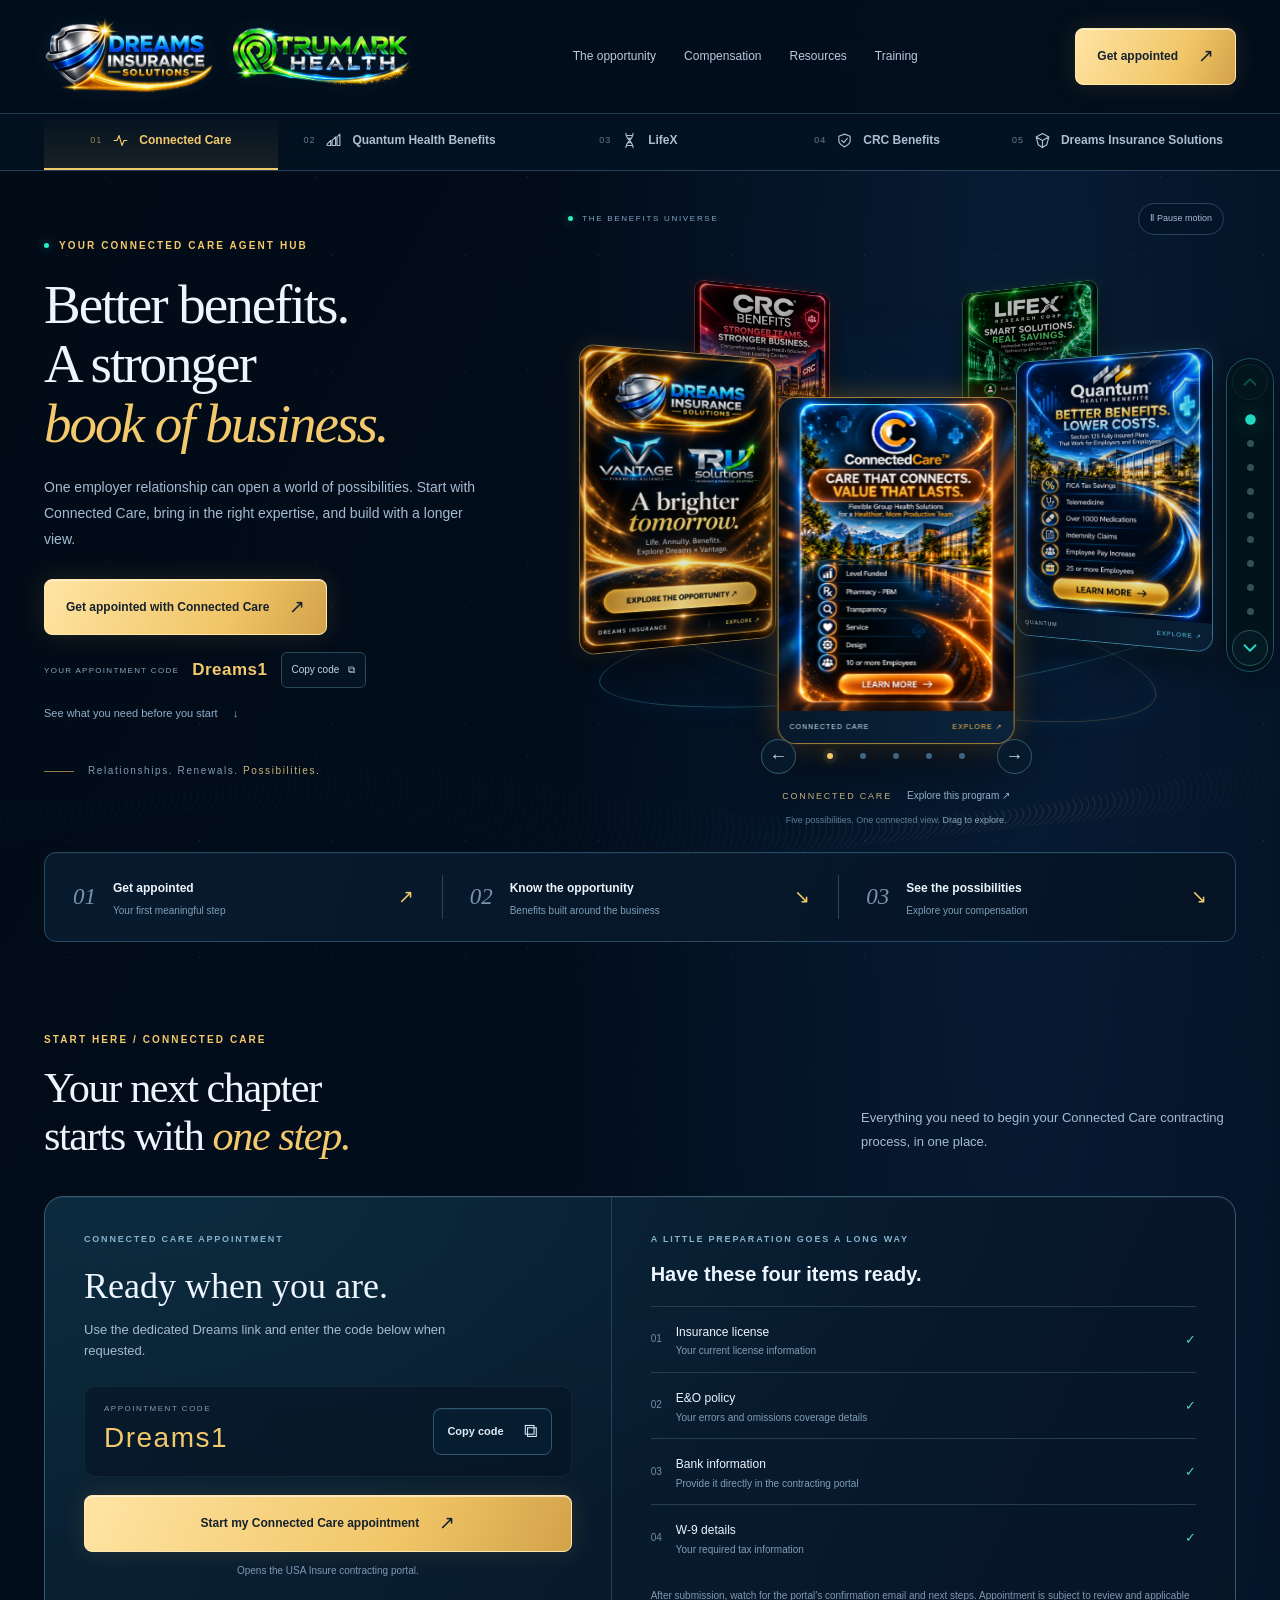
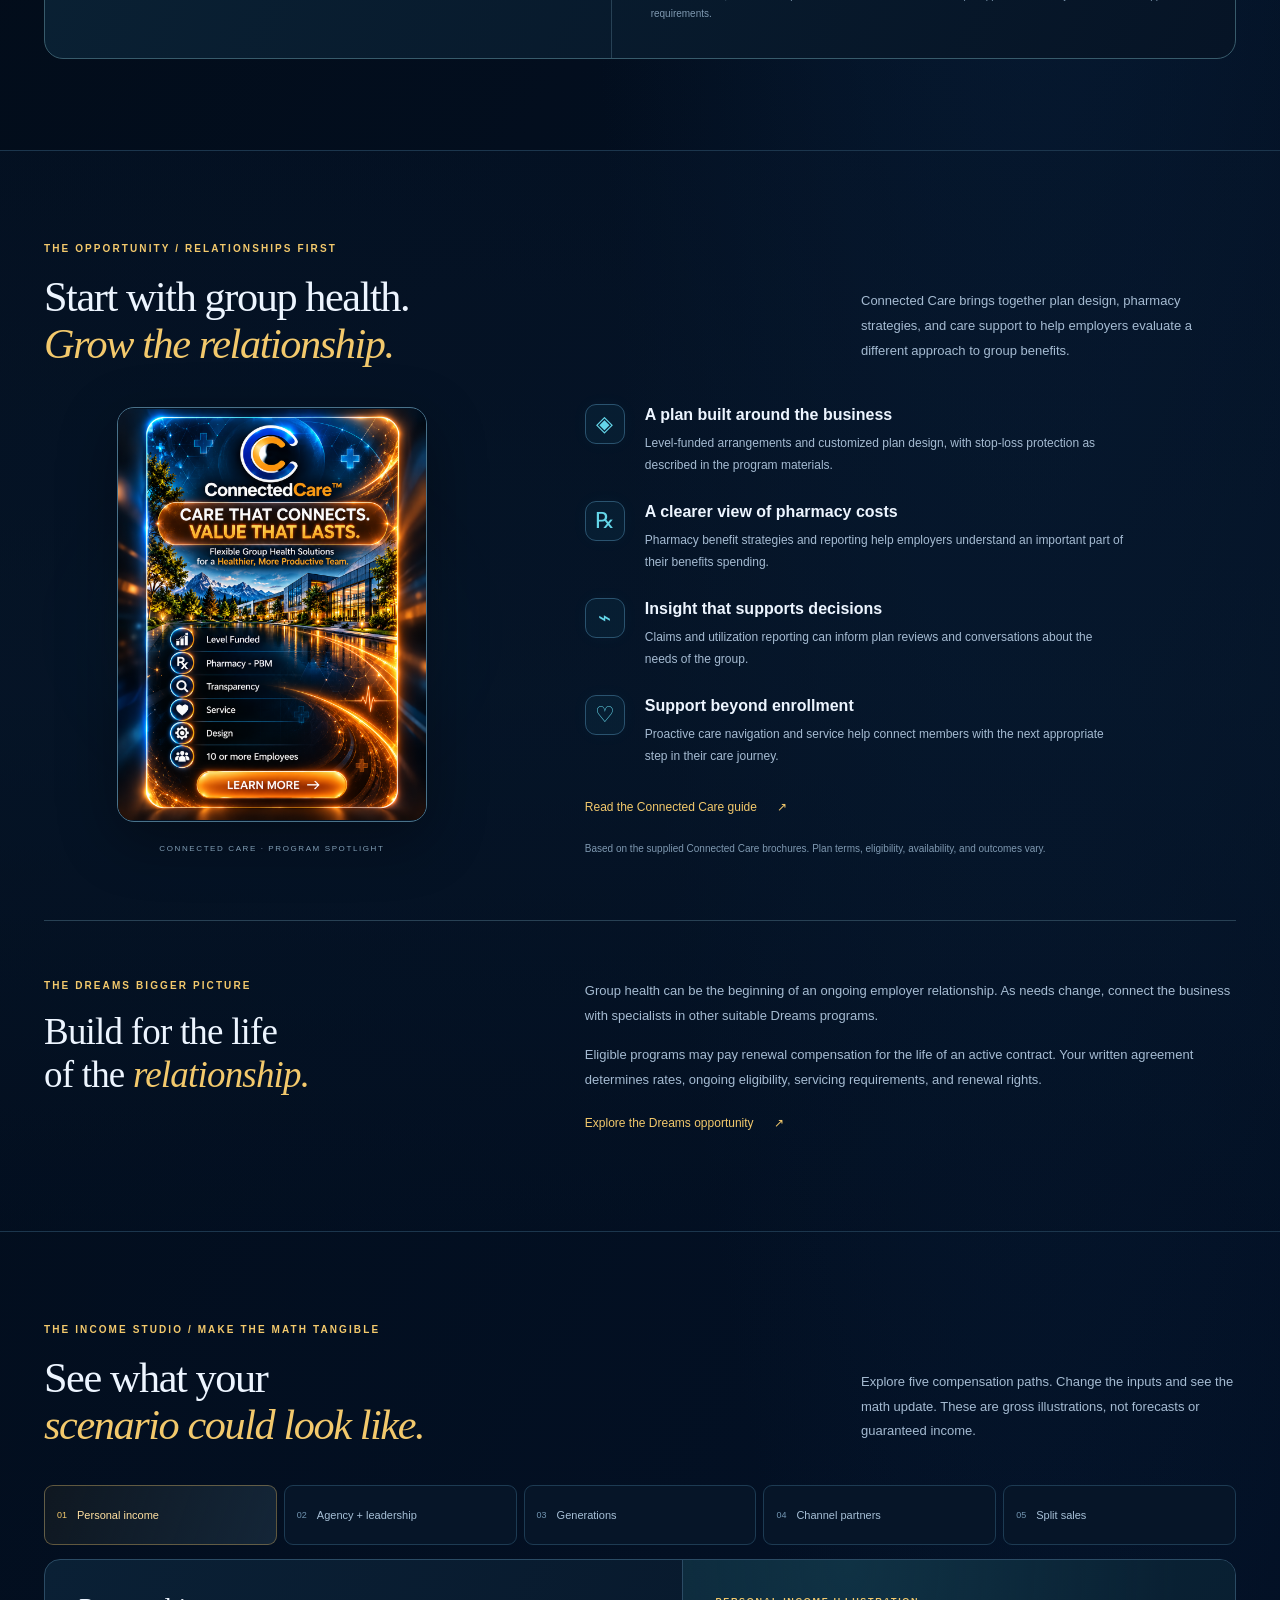
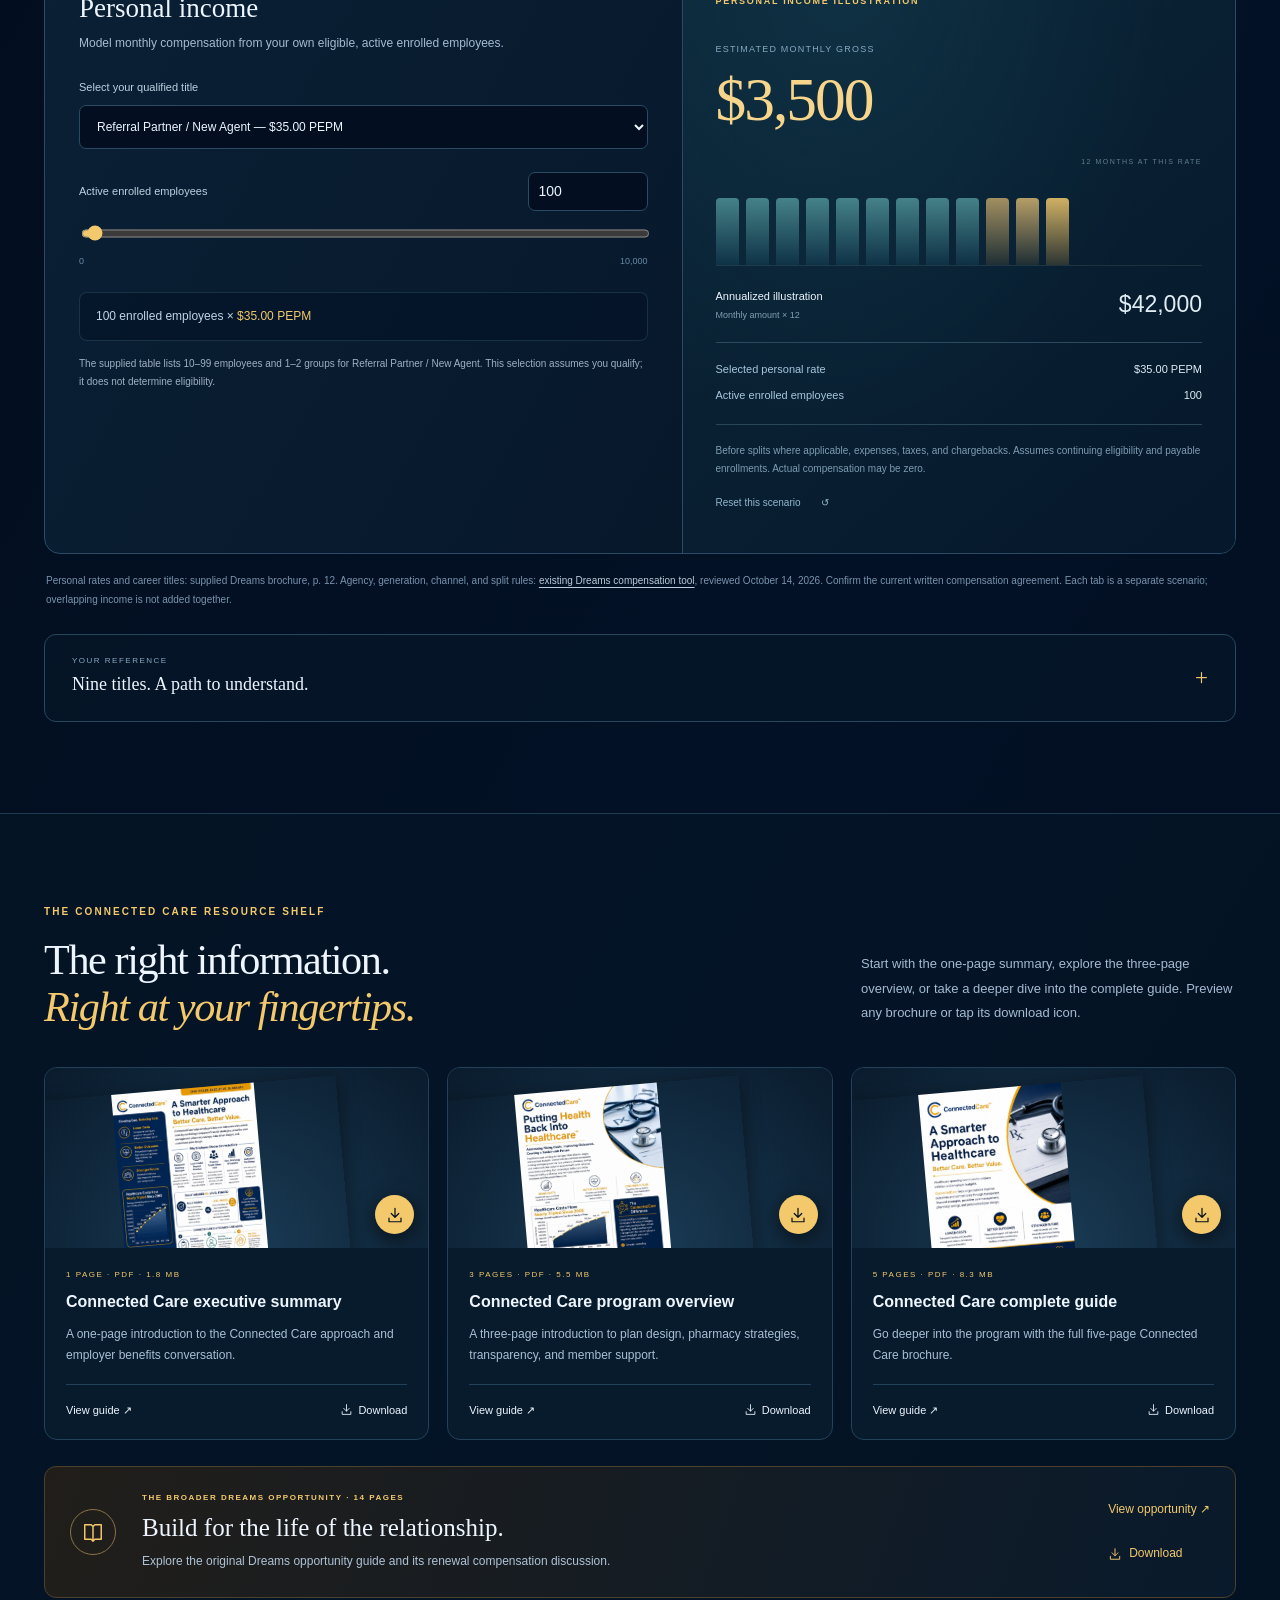
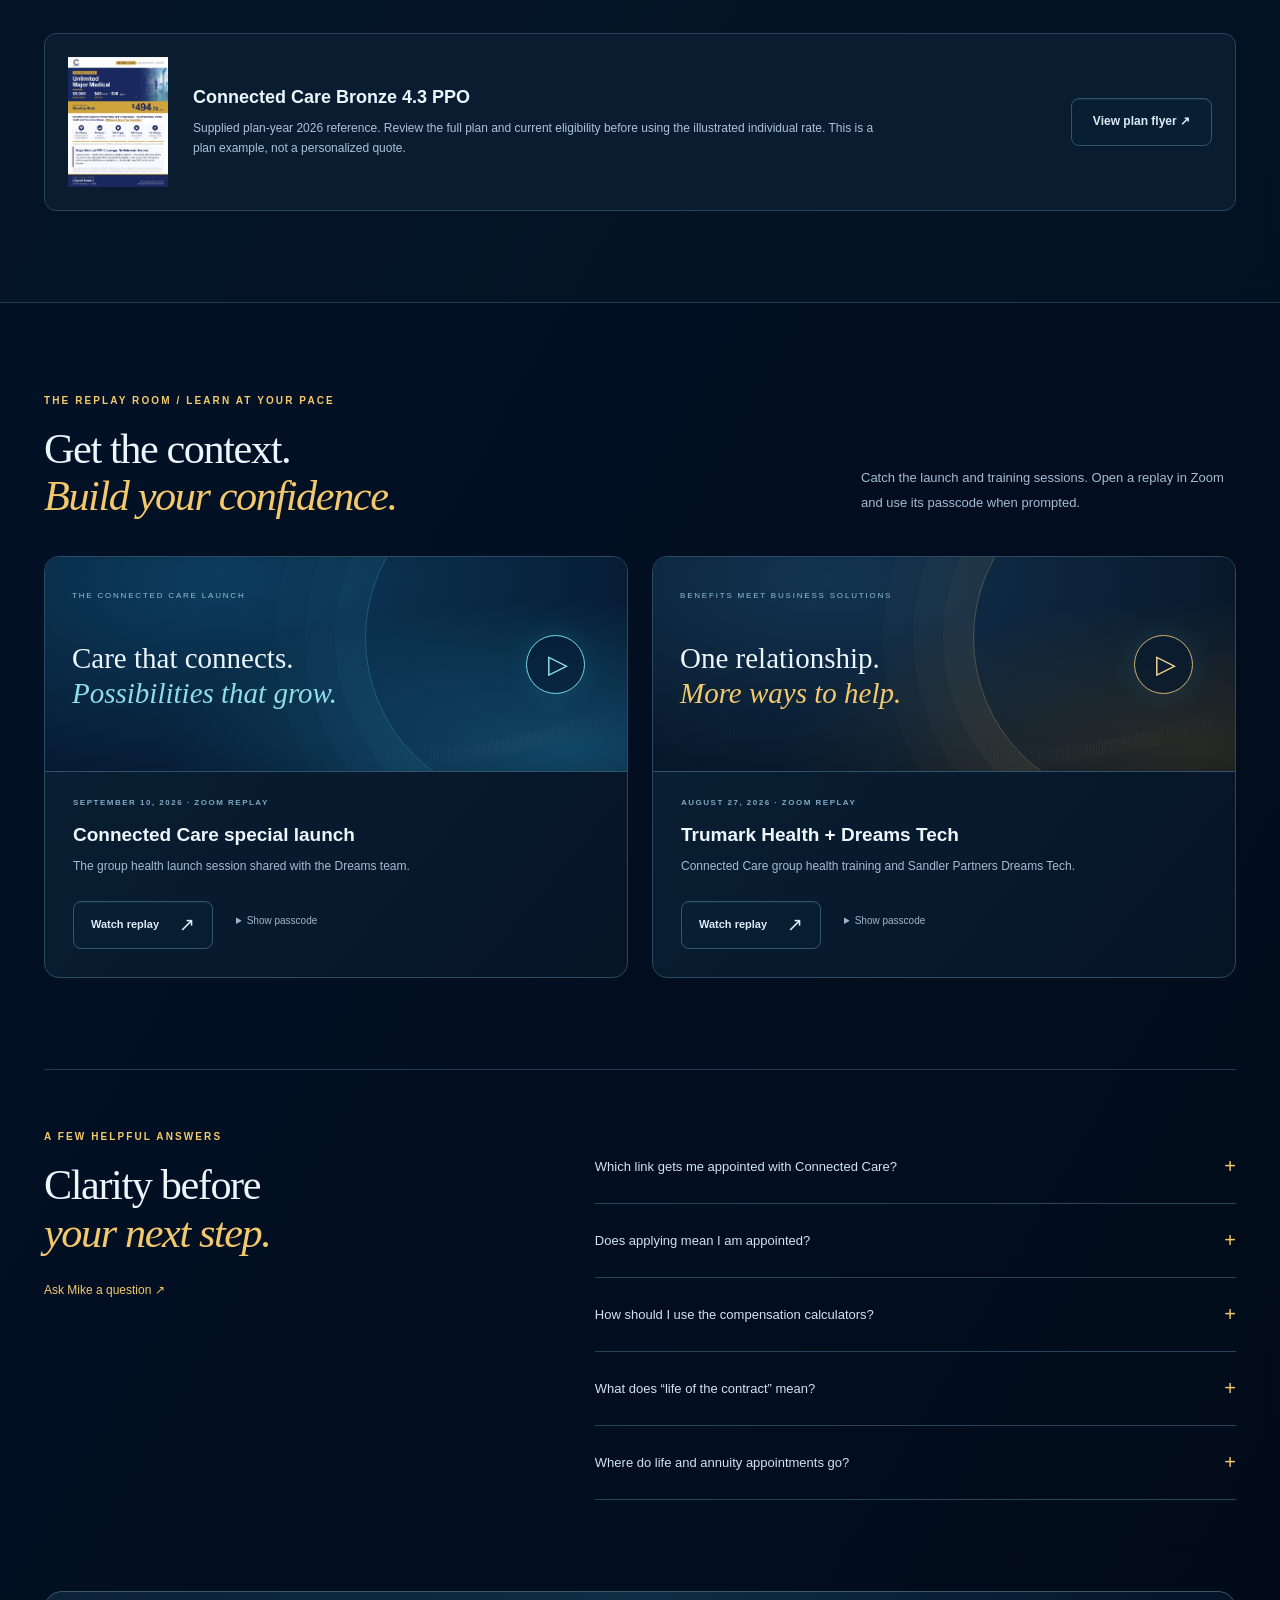
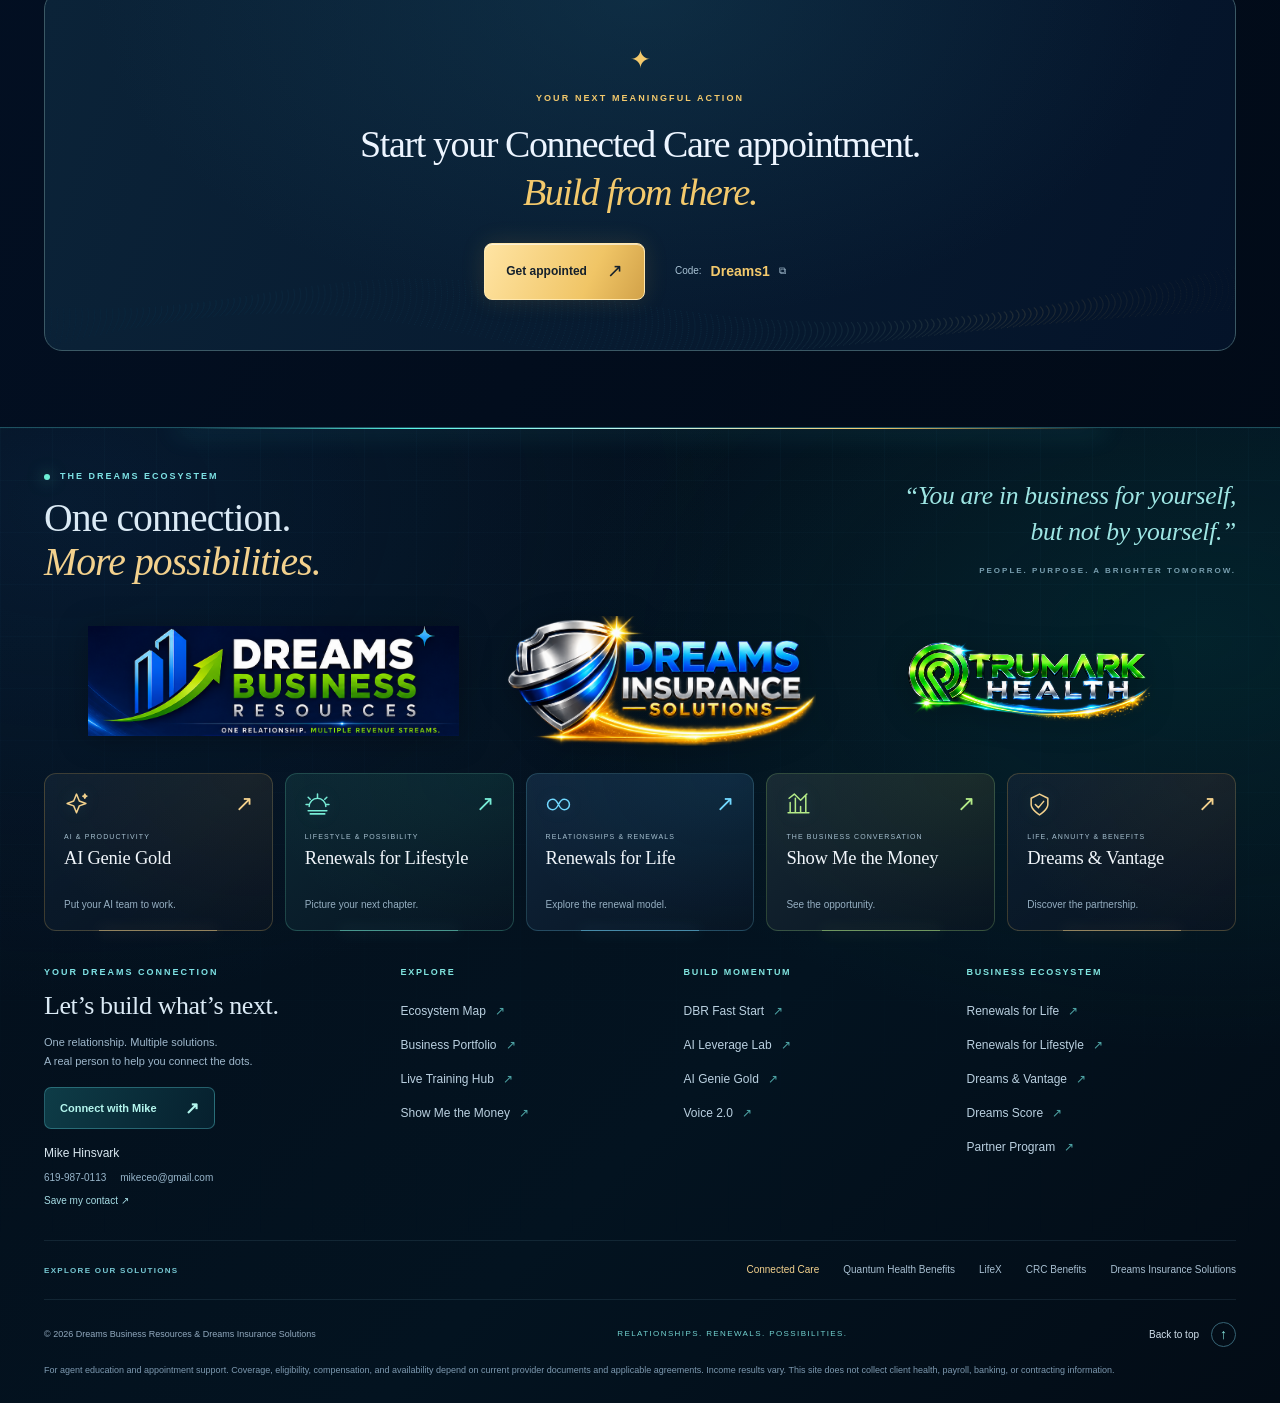
<file: index.html>
<!doctype html>
<html lang="en">
<head>
  <meta charset="utf-8"><meta name="viewport" content="width=device-width,initial-scale=1">
  <title>Trumark Health - Dreams Agent Hub</title>
  <meta name="description" content="Get started with your Connected Care appointment through Dreams. Explore benefits, compensation illustrations, training replays, and program guides.">
  <meta name="theme-color" content="#020b16">
  <link rel="icon" href="assets/trumark-favicon.svg" type="image/svg+xml">
  <link rel="stylesheet" href="styles.css"><link rel="stylesheet" href="products.css"><script type="module" src="products.js"></script>
  <link rel="preload" href="assets/connected-care.png" as="image">
  <script type="module" src="app.js"></script>
<link rel="stylesheet" href="ecosystem-footer.css"><link rel="stylesheet" href="page-navigation.css"><link rel="canonical" href="https://trumark.health/"></head>
<body>
  <a class="skip" href="#main">Skip to content</a>
  <header class="site-header">
    <a class="header-brand-logos" href="#home" aria-label="Dreams Insurance Solutions and Trumark Health home"><img class="header-dreams-logo" src="assets/dreams-gold-hero.png" alt="Dreams Insurance Solutions" width="1536" height="1024" fetchpriority="high"><img class="header-trumark-logo" src="assets/trumark-health-hero.png" alt="Trumark Health" width="1921" height="819" fetchpriority="high"></a>
    <nav aria-label="Main navigation" id="main-nav"><a href="#opportunity">The opportunity</a><a href="#compensation">Compensation</a><a href="#resources">Resources</a><a href="#training">Training</a></nav>
    <a class="button button-gold header-cta" href="https://contracting.usainsure.com/dreamsconnectedcare" target="_blank" rel="noopener noreferrer">Get appointed <span aria-hidden="true">↗</span></a>
    <button class="menu-toggle" id="menu-toggle" aria-expanded="false" aria-controls="main-nav" aria-label="Open navigation">☰</button>
  </header><nav class="product-nav" aria-label="Product pages"><div class="product-nav-inner wrap"><a href="index.html" style="--tab-color:#f3c96c" aria-current="page"><span class="tab-index">01</span><svg viewBox="0 0 24 24" fill="none" stroke="currentColor" stroke-width="1.6" stroke-linecap="round" stroke-linejoin="round" aria-hidden="true"><path d="M3 12h4l3-7 4 14 3-7h4"/></svg><span class="tab-label">Connected Care</span></a><a href="quantum.html" style="--tab-color:#66d8ff" ><span class="tab-index">02</span><svg viewBox="0 0 24 24" fill="none" stroke="currentColor" stroke-width="1.6" stroke-linecap="round" stroke-linejoin="round" aria-hidden="true"><path d="m3 17 5-5v7H3zm7-5 5-5v12h-5zm7-5 4-4v16h-4z"/></svg><span class="tab-label">Quantum Health Benefits</span></a><a href="lifex.html" style="--tab-color:#75eb97" ><span class="tab-index">03</span><svg viewBox="0 0 24 24" fill="none" stroke="currentColor" stroke-width="1.6" stroke-linecap="round" stroke-linejoin="round" aria-hidden="true"><path d="M7 2c0 9 10 11 10 20M17 2C17 11 7 13 7 22M8 5h8M8 19h8M10 9h4M10 15h4"/></svg><span class="tab-label">LifeX</span></a><a href="crc-benefits.html" style="--tab-color:#ff6983" ><span class="tab-index">04</span><svg viewBox="0 0 24 24" fill="none" stroke="currentColor" stroke-width="1.6" stroke-linecap="round" stroke-linejoin="round" aria-hidden="true"><path d="m12 3 8 3v6c0 5-8 9-8 9s-8-4-8-9V6z"/><path d="m8 12 3 3 5-6"/></svg><span class="tab-label">CRC Benefits</span></a><a href="dreams-insurance.html" style="--tab-color:#f3c96c" ><span class="tab-index">05</span><svg viewBox="0 0 24 24" fill="none" stroke="currentColor" stroke-width="1.6" stroke-linecap="round" stroke-linejoin="round" aria-hidden="true"><path d="m12 2 9 5-3 11-6 4-6-4L3 7zM3 7l9 5 9-5M12 12v10"/></svg><span class="tab-label">Dreams Insurance Solutions</span></a></div></nav>
  <main id="main">
    <section class="hero wrap" id="home" aria-labelledby="hero-title">
      <div class="hero-copy">
        <p class="eyebrow"><span class="status-dot"></span> YOUR CONNECTED CARE AGENT HUB</p>
        <h1 id="hero-title">Better benefits.<br>A stronger<br><em>book of business.</em></h1>
        <p class="hero-description">One employer relationship can open a world of possibilities. Start with Connected Care, bring in the right expertise, and build with a longer view.</p>
        <a class="button button-gold hero-cta" href="https://contracting.usainsure.com/dreamsconnectedcare" target="_blank" rel="noopener noreferrer">Get appointed with Connected Care <span aria-hidden="true">↗</span></a>
        <div class="appointment-code"><span>YOUR APPOINTMENT CODE</span><strong>Dreams1</strong><button class="copy-button" data-copy="Dreams1" aria-label="Copy appointment code Dreams1">Copy code <span aria-hidden="true">⧉</span></button></div>
        <a class="quiet-link" href="#appointment">See what you need before you start <span aria-hidden="true">↓</span></a>
        <div class="hero-signoff"><span class="fine-line"></span><p>Relationships. Renewals. <b>Possibilities.</b></p></div>
      </div>
      <div class="hero-visual" aria-roledescription="carousel" aria-label="Five Dreams product paths">
        <div class="orbit-toolbar"><span><i class="live-dot"></i> THE BENEFITS UNIVERSE</span><button id="motion-toggle" aria-pressed="false" aria-label="Pause carousel rotation">Ⅱ Pause motion</button></div>
        <div class="orbit-stage" id="orbit-stage" tabindex="0" aria-label="Program carousel. Use left and right arrow keys to rotate.">
          <canvas id="globe" aria-hidden="true"></canvas>
          <div class="orbit-halo" aria-hidden="true"></div><div class="orbit-ring ring-one" aria-hidden="true"></div><div class="orbit-ring ring-two" aria-hidden="true"></div>
          <button class="orbit-card" data-program="0" style="--card-color:#ffbb47" aria-label="Explore Connected Care"><img src="assets/connected-care.png" alt="Connected Care — level funding, pharmacy strategies, transparency, service and plan design" width="1086" height="1448" fetchpriority="high"><span class="card-caption">CONNECTED CARE <b>EXPLORE ↗</b></span></button>
          <button class="orbit-card" data-program="1" style="--card-color:#66d8ff" aria-label="Bring Quantum Health Benefits forward"><img src="assets/quantum.png" alt="Quantum Health Benefits — supplemental benefits program artwork" width="1086" height="1448"><span class="card-caption">QUANTUM <b>EXPLORE ↗</b></span></button>
          <button class="orbit-card" data-program="2" style="--card-color:#4fe894" aria-label="Bring LifeX forward"><img src="assets/lifex.png" alt="LifeX Research Corp — individual health plan program artwork" width="1086" height="1448"><span class="card-caption">LIFEX <b>EXPLORE ↗</b></span></button>
          <button class="orbit-card" data-program="3" style="--card-color:#ff5e79" aria-label="Bring CRC Benefits forward"><img src="assets/crc.png" alt="CRC Benefits — group health and service program artwork" width="1086" height="1448"><span class="card-caption">CRC BENEFITS <b>EXPLORE ↗</b></span></button>
          <button class="orbit-card" data-program="4" style="--card-color:#f3c96c" aria-label="Bring Dreams Insurance Solutions forward"><img src="assets/dreams-showcase-card.png" alt="Dreams Insurance Solutions, Vantage Financial Alliance and TruSolutions — A brighter tomorrow. Life. Annuity. Benefits. Explore the opportunity." width="1024" height="1536"></button>
        </div>
        <div class="orbit-controls"><button id="orbit-prev" class="round-button" aria-label="Previous program">←</button><div class="orbit-dots" aria-label="Choose a featured program"><button data-orbit="0" aria-label="Show Connected Care" aria-pressed="true"></button><button data-orbit="1" aria-label="Show Quantum Health Benefits" aria-pressed="false"></button><button data-orbit="2" aria-label="Show LifeX" aria-pressed="false"></button><button data-orbit="3" aria-label="Show CRC Benefits" aria-pressed="false"></button><button data-orbit="4" aria-label="Show Dreams Insurance Solutions" aria-pressed="false"></button></div><button id="orbit-next" class="round-button" aria-label="Next program">→</button></div>
        <div class="featured-caption"><span id="featured-name">CONNECTED CARE</span><button id="explore-program">Explore this program ↗</button></div>
        <p class="orbit-hint">Five possibilities. One connected view. <span>Drag to explore.</span></p>
      </div>
    </section>
    <div class="path-strip wrap" aria-label="Your next steps"><a href="#appointment"><span>01</span><div><strong>Get appointed</strong><small>Your first meaningful step</small></div><b aria-hidden="true">↗</b></a><a href="#opportunity"><span>02</span><div><strong>Know the opportunity</strong><small>Benefits built around the business</small></div><b aria-hidden="true">↘</b></a><a href="#compensation"><span>03</span><div><strong>See the possibilities</strong><small>Explore your compensation</small></div><b aria-hidden="true">↘</b></a></div>

    <section class="section wrap" id="appointment" aria-labelledby="appointment-title">
      <div class="section-heading"><div><p class="eyebrow">START HERE / CONNECTED CARE</p><h2 id="appointment-title">Your next chapter<br>starts with <em>one step.</em></h2></div><p>Everything you need to begin your Connected Care contracting process, in one place.</p></div>
      <div class="appointment-panel">
        <div class="appointment-main"><span class="mini-label">CONNECTED CARE APPOINTMENT</span><h3>Ready when you are.</h3><p>Use the dedicated Dreams link and enter the code below when requested.</p><div class="big-code"><div><small>APPOINTMENT CODE</small><strong>Dreams1</strong></div><button class="button button-outline" data-copy="Dreams1">Copy code <span aria-hidden="true">⧉</span></button></div><a class="button button-gold wide" href="https://contracting.usainsure.com/dreamsconnectedcare" target="_blank" rel="noopener noreferrer">Start my Connected Care appointment <span aria-hidden="true">↗</span></a><small class="portal-note">Opens the USA Insure contracting portal.</small></div>
        <div class="appointment-checklist"><span class="mini-label">A LITTLE PREPARATION GOES A LONG WAY</span><h3>Have these four items ready.</h3><ul class="checklist"><li><span>01</span><div><strong>Insurance license</strong><small>Your current license information</small></div><i aria-hidden="true">✓</i></li><li><span>02</span><div><strong>E&O policy</strong><small>Your errors and omissions coverage details</small></div><i aria-hidden="true">✓</i></li><li><span>03</span><div><strong>Bank information</strong><small>Provide it directly in the contracting portal</small></div><i aria-hidden="true">✓</i></li><li><span>04</span><div><strong>W‑9 details</strong><small>Your required tax information</small></div><i aria-hidden="true">✓</i></li></ul><p class="small-note">After submission, watch for the portal’s confirmation email and next steps. Appointment is subject to review and applicable requirements.</p></div>
      </div>
    </section>

    <section class="section opportunity-section" id="opportunity" aria-labelledby="opportunity-title"><div class="wrap">
      <div class="section-heading"><div><p class="eyebrow">THE OPPORTUNITY / RELATIONSHIPS FIRST</p><h2 id="opportunity-title">Start with group health.<br><em>Grow the relationship.</em></h2></div><p>Connected Care brings together plan design, pharmacy strategies, and care support to help employers evaluate a different approach to group benefits.</p></div>
      <div class="opportunity-layout"><div class="opportunity-art"><img src="assets/connected-care.png" alt="Connected Care program overview supplied by Dreams" width="1086" height="1448" loading="lazy"><span class="art-note">CONNECTED CARE · PROGRAM SPOTLIGHT</span></div><div class="opportunity-content"><div class="feature-row"><span class="feature-symbol">◈</span><div><h3>A plan built around the business</h3><p>Level-funded arrangements and customized plan design, with stop-loss protection as described in the program materials.</p></div></div><div class="feature-row"><span class="feature-symbol">℞</span><div><h3>A clearer view of pharmacy costs</h3><p>Pharmacy benefit strategies and reporting help employers understand an important part of their benefits spending.</p></div></div><div class="feature-row"><span class="feature-symbol">⌁</span><div><h3>Insight that supports decisions</h3><p>Claims and utilization reporting can inform plan reviews and conversations about the needs of the group.</p></div></div><div class="feature-row"><span class="feature-symbol">♡</span><div><h3>Support beyond enrollment</h3><p>Proactive care navigation and service help connect members with the next appropriate step in their care journey.</p></div></div><a class="text-link" href="brochures/connected-care-guide.pdf" target="_blank" rel="noopener">Read the Connected Care guide <span aria-hidden="true">↗</span></a><p class="small-note">Based on the supplied Connected Care brochures. Plan terms, eligibility, availability, and outcomes vary.</p></div></div>
      <div class="renewal-story"><div><p class="eyebrow">THE DREAMS BIGGER PICTURE</p><h3>Build for the life<br>of the <em>relationship.</em></h3></div><div><p>Group health can be the beginning of an ongoing employer relationship. As needs change, connect the business with specialists in other suitable Dreams programs.</p><p>Eligible programs may pay renewal compensation for the life of an active contract. Your written agreement determines rates, ongoing eligibility, servicing requirements, and renewal rights.</p><a class="text-link" href="brochures/dreams-opportunity.pdf" target="_blank" rel="noopener">Explore the Dreams opportunity <span aria-hidden="true">↗</span></a></div></div>
    </div></section>

    <section class="section wrap" id="compensation" aria-labelledby="comp-title"><div class="section-heading"><div><p class="eyebrow">THE INCOME STUDIO / MAKE THE MATH TANGIBLE</p><h2 id="comp-title">See what your<br><em>scenario could look like.</em></h2></div><p>Explore five compensation paths. Change the inputs and see the math update. These are gross illustrations, not forecasts or guaranteed income.</p></div>
      <div class="calc-tabs" role="tablist" aria-label="Compensation calculators"><button role="tab" id="tab-personal" aria-selected="true" aria-controls="calculator-panel" data-calc="personal">01 <span>Personal income</span></button><button role="tab" id="tab-agency" aria-selected="false" aria-controls="calculator-panel" data-calc="agency" tabindex="-1">02 <span>Agency + leadership</span></button><button role="tab" id="tab-generations" aria-selected="false" aria-controls="calculator-panel" data-calc="generations" tabindex="-1">03 <span>Generations</span></button><button role="tab" id="tab-channel" aria-selected="false" aria-controls="calculator-panel" data-calc="channel" tabindex="-1">04 <span>Channel partners</span></button><button role="tab" id="tab-split" aria-selected="false" aria-controls="calculator-panel" data-calc="split" tabindex="-1">05 <span>Split sales</span></button></div>
      <div class="calculator-layout"><div id="calculator-panel" role="tabpanel" aria-labelledby="tab-personal" tabindex="0"></div><aside class="calc-result"><p class="eyebrow" id="result-eyebrow">PERSONAL INCOME ILLUSTRATION</p><span class="result-label">ESTIMATED MONTHLY GROSS</span><output id="monthly-output" aria-live="polite" aria-atomic="true">$3,500</output><div class="result-chart" aria-hidden="true"><i></i><i></i><i></i><i></i><i></i><i></i><i></i><i></i><i></i><i></i><i></i><i></i></div><div class="annual-row"><span>Annualized illustration<small>Monthly amount × 12</small></span><strong id="annual-output">$42,000</strong></div><div id="calculation-breakdown" class="calculation-breakdown"></div><p class="result-disclaimer">Before splits where applicable, expenses, taxes, and chargebacks. Assumes continuing eligibility and payable enrollments. Actual compensation may be zero.</p><button class="text-link" id="reset-calculator">Reset this scenario <span aria-hidden="true">↺</span></button></aside></div>
      <p class="calc-source">Personal rates and career titles: supplied Dreams brochure, p. 12. Agency, generation, channel, and split rules: <a href="https://carecalc-6fpsid3l.manus.space/" target="_blank" rel="noopener noreferrer">existing Dreams compensation tool</a>, reviewed October 14, 2026. Confirm the current written compensation agreement. Each tab is a separate scenario; overlapping income is not added together.</p>
      <details class="career-path"><summary><span><small>YOUR REFERENCE</small>Nine titles. A path to understand.</span><span class="summary-plus" aria-hidden="true">+</span></summary><div class="table-scroll"><table><caption>Supplied career path — selecting a title is an assumption of qualification, not a determination of eligibility.</caption><thead><tr><th scope="col">Title</th><th scope="col">Employees</th><th scope="col">Groups</th><th scope="col">Personal PEPM</th></tr></thead><tbody id="career-rows"></tbody></table></div><p class="small-note">Both employee and group requirements appear in the supplied table. Other contract requirements may apply. PEPM means per enrolled employee per month.</p></details>
    </section>

    <section class="section resources-section home-resource-library" id="resources" aria-labelledby="resources-title"><div class="wrap"><div class="section-heading"><div><p class="eyebrow">THE CONNECTED CARE RESOURCE SHELF</p><h2 id="resources-title">The right information.<br><em>Right at your fingertips.</em></h2></div><p>Start with the one-page summary, explore the three-page overview, or take a deeper dive into the complete guide. Preview any brochure or tap its download icon.</p></div><div class="brochure-grid"><article class="brochure-tile "><div class="brochure-cover"><a href="brochures/connected-care-summary.pdf" target="_blank" rel="noopener" aria-label="Preview Connected Care executive summary"><img src="assets/covers/connected-care-summary.jpg" alt="Cover of Connected Care executive summary" loading="lazy" width="697" height="900"></a><a class="download-icon" href="brochures/connected-care-summary.pdf" download aria-label="Download Connected Care executive summary PDF" title="Download PDF"><svg viewBox="0 0 24 24" fill="none" stroke="currentColor" stroke-width="1.6" stroke-linecap="round" stroke-linejoin="round" aria-hidden="true"><path d="M12 3v12m-5-5 5 5 5-5M4 16v5h16v-5"/></svg></a></div><div class="brochure-content"><p class="brochure-meta">1 PAGE · PDF · 1.8 MB</p><h3>Connected Care executive summary</h3><p>A one-page introduction to the Connected Care approach and employer benefits conversation.</p><div class="brochure-actions"><a href="brochures/connected-care-summary.pdf" target="_blank" rel="noopener">View guide ↗</a><a href="brochures/connected-care-summary.pdf" download aria-label="Download Connected Care executive summary"><svg viewBox="0 0 24 24" fill="none" stroke="currentColor" stroke-width="1.6" stroke-linecap="round" stroke-linejoin="round" aria-hidden="true"><path d="M12 3v12m-5-5 5 5 5-5M4 16v5h16v-5"/></svg> Download</a></div></div></article><article class="brochure-tile "><div class="brochure-cover"><a href="brochures/connected-care-overview.pdf" target="_blank" rel="noopener" aria-label="Preview Connected Care program overview"><img src="assets/covers/connected-care-overview.jpg" alt="Cover of Connected Care program overview" loading="lazy" width="697" height="900"></a><a class="download-icon" href="brochures/connected-care-overview.pdf" download aria-label="Download Connected Care program overview PDF" title="Download PDF"><svg viewBox="0 0 24 24" fill="none" stroke="currentColor" stroke-width="1.6" stroke-linecap="round" stroke-linejoin="round" aria-hidden="true"><path d="M12 3v12m-5-5 5 5 5-5M4 16v5h16v-5"/></svg></a></div><div class="brochure-content"><p class="brochure-meta">3 PAGES · PDF · 5.5 MB</p><h3>Connected Care program overview</h3><p>A three-page introduction to plan design, pharmacy strategies, transparency, and member support.</p><div class="brochure-actions"><a href="brochures/connected-care-overview.pdf" target="_blank" rel="noopener">View guide ↗</a><a href="brochures/connected-care-overview.pdf" download aria-label="Download Connected Care program overview"><svg viewBox="0 0 24 24" fill="none" stroke="currentColor" stroke-width="1.6" stroke-linecap="round" stroke-linejoin="round" aria-hidden="true"><path d="M12 3v12m-5-5 5 5 5-5M4 16v5h16v-5"/></svg> Download</a></div></div></article><article class="brochure-tile "><div class="brochure-cover"><a href="brochures/connected-care-guide.pdf" target="_blank" rel="noopener" aria-label="Preview Connected Care complete guide"><img src="assets/covers/connected-care-guide.jpg" alt="Cover of Connected Care complete guide" loading="lazy" width="697" height="900"></a><a class="download-icon" href="brochures/connected-care-guide.pdf" download aria-label="Download Connected Care complete guide PDF" title="Download PDF"><svg viewBox="0 0 24 24" fill="none" stroke="currentColor" stroke-width="1.6" stroke-linecap="round" stroke-linejoin="round" aria-hidden="true"><path d="M12 3v12m-5-5 5 5 5-5M4 16v5h16v-5"/></svg></a></div><div class="brochure-content"><p class="brochure-meta">5 PAGES · PDF · 8.3 MB</p><h3>Connected Care complete guide</h3><p>Go deeper into the program with the full five-page Connected Care brochure.</p><div class="brochure-actions"><a href="brochures/connected-care-guide.pdf" target="_blank" rel="noopener">View guide ↗</a><a href="brochures/connected-care-guide.pdf" download aria-label="Download Connected Care complete guide"><svg viewBox="0 0 24 24" fill="none" stroke="currentColor" stroke-width="1.6" stroke-linecap="round" stroke-linejoin="round" aria-hidden="true"><path d="M12 3v12m-5-5 5 5 5-5M4 16v5h16v-5"/></svg> Download</a></div></div></article></div><article class="opportunity-resource"><span class="opportunity-resource-icon"><svg viewBox="0 0 24 24" fill="none" stroke="currentColor" stroke-width="1.6" stroke-linecap="round" stroke-linejoin="round" aria-hidden="true"><path d="M3 4h7l2 2 2-2h7v16h-7l-2 2-2-2H3zM12 6v16"/></svg></span><div><p class="eyebrow">THE BROADER DREAMS OPPORTUNITY · 14 PAGES</p><h3>Build for the life of the relationship.</h3><p>Explore the original Dreams opportunity guide and its renewal compensation discussion.</p></div><div class="opportunity-resource-actions"><a class="text-link" href="brochures/dreams-opportunity.pdf" target="_blank" rel="noopener">View opportunity ↗</a><a class="text-link" href="brochures/dreams-opportunity.pdf" download><svg viewBox="0 0 24 24" fill="none" stroke="currentColor" stroke-width="1.6" stroke-linecap="round" stroke-linejoin="round" aria-hidden="true"><path d="M12 3v12m-5-5 5 5 5-5M4 16v5h16v-5"/></svg> Download</a></div></article><article class="home-plan-reference"><img src="assets/connected-care-bronze-2026.png" alt="Connected Care Bronze 4.3 PPO supplied 2026 plan flyer" width="860" height="1125" loading="lazy"><div><h3>Connected Care Bronze 4.3 PPO</h3><p>Supplied plan-year 2026 reference. Review the full plan and current eligibility before using the illustrated individual rate. This is a plan example, not a personalized quote.</p></div><button class="button button-outline" data-lightbox="assets/connected-care-bronze-2026.png" data-title="Connected Care Bronze 4.3 PPO · supplied 2026 plan reference">View plan flyer ↗</button></article></div></section>

    <section class="section wrap" id="training" aria-labelledby="training-title"><div class="section-heading"><div><p class="eyebrow">THE REPLAY ROOM / LEARN AT YOUR PACE</p><h2 id="training-title">Get the context.<br><em>Build your confidence.</em></h2></div><p>Catch the launch and training sessions. Open a replay in Zoom and use its passcode when prompted.</p></div><div class="training-grid">
      <article class="training-card"><div class="training-visual visual-launch"><span class="play-ring" aria-hidden="true">▷</span><span>THE CONNECTED CARE LAUNCH</span><b>Care that connects.<br><em>Possibilities that grow.</em></b></div><div class="training-copy"><p class="eyebrow">SEPTEMBER 10, 2026 · ZOOM REPLAY</p><h3>Connected Care special launch</h3><p>The group health launch session shared with the Dreams team.</p><div class="training-actions"><a class="button button-outline" href="https://us06web.zoom.us/rec/share/sSsvGS3KrtXvo6E3l7kvypSx5JSPfVLWuPBNW1cOP0yQqzWmne-gB3BY2KoWMJ-a.masKM_Kph9Ve1NFH?startTime=1789059751000" target="_blank" rel="noopener noreferrer">Watch replay <span aria-hidden="true">↗</span></a><details class="passcode"><summary>Show passcode</summary><div><code>6d!%!d8r</code><button data-copy="6d!%!d8r" aria-label="Copy September 10 replay passcode">Copy</button></div></details></div></div></article>
      <article class="training-card"><div class="training-visual visual-training"><span class="play-ring" aria-hidden="true">▷</span><span>BENEFITS MEET BUSINESS SOLUTIONS</span><b>One relationship.<br><em>More ways to help.</em></b></div><div class="training-copy"><p class="eyebrow">AUGUST 27, 2026 · ZOOM REPLAY</p><h3>Trumark Health + Dreams Tech</h3><p>Connected Care group health training and Sandler Partners Dreams Tech.</p><div class="training-actions"><a class="button button-outline" href="https://us06web.zoom.us/rec/share/AD4sA45xSjRIIdST4quR9YkbxEVOTuUnxMlvFywRHE8wl8Dq9I5U9KlkR90VN9C0.ahQbfNCb5gl4YO__?startTime=1787850690000" target="_blank" rel="noopener noreferrer">Watch replay <span aria-hidden="true">↗</span></a><details class="passcode"><summary>Show passcode</summary><div><code>&amp;Qg=7Y?2</code><button data-copy="&amp;Qg=7Y?2" aria-label="Copy August 27 replay passcode">Copy</button></div></details></div></div></article>
    </div></section>

    <section class="section wrap faq-section" aria-labelledby="faq-title"><div><p class="eyebrow">A FEW HELPFUL ANSWERS</p><h2 id="faq-title">Clarity before<br><em>your next step.</em></h2><a class="text-link" href="mailto:mikeceo@gmail.com">Ask Mike a question ↗</a></div><div class="faq-list"><details><summary>Which link gets me appointed with Connected Care?<span aria-hidden="true">+</span></summary><p>Use <a href="https://contracting.usainsure.com/dreamsconnectedcare" target="_blank" rel="noopener noreferrer">the dedicated Connected Care contracting portal</a> and code <strong>Dreams1</strong> when requested. The separate life and annuity form below serves a different appointment path.</p></details><details><summary>Does applying mean I am appointed?<span aria-hidden="true">+</span></summary><p>Submitting your information starts the process. Follow the portal’s confirmation and review steps, and confirm your approved status before conducting activities that require the appointment.</p></details><details><summary>How should I use the compensation calculators?<span aria-hidden="true">+</span></summary><p>Select the title or level you already qualify for, then enter hypothetical payable enrollments. An employee count alone does not establish a title. The results are gross illustrations using the referenced rates and assumptions; the current written compensation agreement controls.</p></details><details><summary>What does “life of the contract” mean?<span aria-hidden="true">+</span></summary><p>Renewal compensation continues only as provided by the applicable agreement, while the account remains active and payable and you continue to meet its requirements. It does not mean guaranteed lifetime income or guaranteed client retention.</p></details><details><summary>Where do life and annuity appointments go?<span aria-hidden="true">+</span></summary><p>The Dreams Insurance Solutions, Vantage, and TruSolutions life and annuity appointment path uses <a href="https://form.jotform.com/252424912692156" target="_blank" rel="noopener noreferrer">this separate appointment form</a>. The Connected Care code and contracting link above are for Connected Care.</p></details></div></section>

    <section class="closing wrap"><span class="closing-spark" aria-hidden="true">✦</span><p class="eyebrow">YOUR NEXT MEANINGFUL ACTION</p><h2>Start your Connected Care appointment.<br><em>Build from there.</em></h2><div class="closing-actions"><a class="button button-gold" href="https://contracting.usainsure.com/dreamsconnectedcare" target="_blank" rel="noopener noreferrer">Get appointed <span aria-hidden="true">↗</span></a><button class="copy-button" data-copy="Dreams1">Code: <strong>Dreams1</strong> <span aria-hidden="true">⧉</span></button></div></section>
  </main>
  <footer class="ecosystem-footer" id="contact" aria-labelledby="ecosystem-heading">
  <div class="eco-horizon" aria-hidden="true"></div>
  <div class="wrap eco-inner">
    <div class="eco-intro">
      <div><p class="eco-kicker"><span aria-hidden="true"></span>THE DREAMS ECOSYSTEM</p><h2 id="ecosystem-heading">One connection.<br><em>More possibilities.</em></h2></div>
      <blockquote>“You are in business for yourself,<br>but not by yourself.”<span>PEOPLE. PURPOSE. A BRIGHTER TOMORROW.</span></blockquote>
    </div>
    <div class="eco-brands" aria-label="The Dreams family of brands">
      <a href="https://dreams.ceo/" target="_blank" rel="noopener noreferrer" aria-label="Explore Dreams Business Resources"><img class="eco-dbr" src="assets/dbr-business-resources.png" width="1003" height="298" loading="lazy" alt="Dreams Business Resources — One relationship. Multiple revenue streams."></a>
      <a href="dreams-insurance.html" aria-label="Explore Dreams Insurance Solutions"><img class="eco-dis" src="assets/dreams-gold-hero.png" width="1536" height="1024" loading="lazy" alt="Dreams Insurance Solutions"></a>
      <a href="index.html" aria-label="Explore Trumark Health benefits"><img class="eco-trumark" src="assets/trumark-health-hero.png" width="1921" height="819" loading="lazy" alt="Trumark Health"></a>
    </div>
    <nav class="eco-featured" aria-label="Featured Dreams destinations"><a class="eco-destination eco-genie" href="https://aigeniedatabase.com/gold" target="_blank" rel="noopener noreferrer"><div class="eco-card-top"><span class="eco-icon"><svg viewBox="0 0 24 24" fill="none" stroke="currentColor" stroke-width="1.45" stroke-linecap="round" stroke-linejoin="round" aria-hidden="true"><path d="m12 2 2.7 6.7L21 11l-6.3 2.3L12 20l-2.7-6.7L3 11l6.3-2.3L12 2Z"/><path d="m20 2 .7 1.7L22 4l-1.3.5L20 6l-.7-1.5L18 4l1.3-.3L20 2Z"/></svg></span><span aria-hidden="true">↗</span></div><span class="eco-card-kicker">AI & PRODUCTIVITY</span><strong>AI Genie Gold</strong><small>Put your AI team to work.</small></a><a class="eco-destination eco-lifestyle" href="https://renewalsforlifestyle.com/" target="_blank" rel="noopener noreferrer"><div class="eco-card-top"><span class="eco-icon"><svg viewBox="0 0 24 24" fill="none" stroke="currentColor" stroke-width="1.45" stroke-linecap="round" stroke-linejoin="round" aria-hidden="true"><path d="M3 18h18M5 21h14M4 14a8 8 0 0 1 16 0M12 2v3M3 5l2 2M21 5l-2 2M1 12h3M20 12h3"/></svg></span><span aria-hidden="true">↗</span></div><span class="eco-card-kicker">LIFESTYLE & POSSIBILITY</span><strong>Renewals for Lifestyle</strong><small>Picture your next chapter.</small></a><a class="eco-destination eco-renewals" href="https://renewalsforlife.info/" target="_blank" rel="noopener noreferrer"><div class="eco-card-top"><span class="eco-icon"><svg viewBox="0 0 24 24" fill="none" stroke="currentColor" stroke-width="1.45" stroke-linecap="round" stroke-linejoin="round" aria-hidden="true"><path d="M12 12c-2-4-3-5-5.5-5a5 5 0 0 0 0 10C9 17 10 16 12 12Zm0 0c2-4 3-5 5.5-5a5 5 0 0 1 0 10C15 17 14 16 12 12Z"/></svg></span><span aria-hidden="true">↗</span></div><span class="eco-card-kicker">RELATIONSHIPS & RENEWALS</span><strong>Renewals for Life</strong><small>Explore the renewal model.</small></a><a class="eco-destination eco-money" href="https://showmethemoney.pro/dreams/" target="_blank" rel="noopener noreferrer"><div class="eco-card-top"><span class="eco-icon"><svg viewBox="0 0 24 24" fill="none" stroke="currentColor" stroke-width="1.45" stroke-linecap="round" stroke-linejoin="round" aria-hidden="true"><path d="M4 20V10m5 10V6m5 14v-6m5 6V3M2 20h20M3 6l5-4 6 6 6-6"/></svg></span><span aria-hidden="true">↗</span></div><span class="eco-card-kicker">THE BUSINESS CONVERSATION</span><strong>Show Me the Money</strong><small>See the opportunity.</small></a><a class="eco-destination eco-vantage" href="https://dreamsvantage.com/" target="_blank" rel="noopener noreferrer"><div class="eco-card-top"><span class="eco-icon"><svg viewBox="0 0 24 24" fill="none" stroke="currentColor" stroke-width="1.45" stroke-linecap="round" stroke-linejoin="round" aria-hidden="true"><path d="m12 2 8 4v6c0 5-8 10-8 10S4 17 4 12V6l8-4Z"/><path d="m8 12 3 3 5-6"/></svg></span><span aria-hidden="true">↗</span></div><span class="eco-card-kicker">LIFE, ANNUITY & BENEFITS</span><strong>Dreams & Vantage</strong><small>Discover the partnership.</small></a></nav>
    <div class="eco-directory">
      <div class="eco-contact"><p class="eco-label">YOUR DREAMS CONNECTION</p><h3>Let’s build what’s next.</h3><p>One relationship. Multiple solutions.<br>A real person to help you connect the dots.</p><a class="eco-contact-button" href="mailto:mikeceo@gmail.com">Connect with Mike<span aria-hidden="true">↗</span></a><div class="eco-person"><strong>Mike Hinsvark</strong><a href="tel:+16199870113">619-987-0113</a><a href="mailto:mikeceo@gmail.com">mikeceo@gmail.com</a><a class="eco-save-contact" href="https://lcardapp.com/lcard/mikeceo-82581" target="_blank" rel="noopener noreferrer">Save my contact <span aria-hidden="true">↗</span></a></div></div>
      <nav class="eco-link-column" aria-label="Ecosystem exploration"><h3>Explore</h3><ul><li><a href="https://dreamsfaststart.com/ecosystem.html" target="_blank" rel="noopener noreferrer">Ecosystem Map<span aria-hidden="true">↗</span></a></li><li><a href="https://dreamsfaststart.com/portfolio.html" target="_blank" rel="noopener noreferrer">Business Portfolio<span aria-hidden="true">↗</span></a></li><li><a href="https://dreamsfaststart.com/livetrainings/" target="_blank" rel="noopener noreferrer">Live Training Hub<span aria-hidden="true">↗</span></a></li><li><a href="https://showmethemoney.pro/dreams/" target="_blank" rel="noopener noreferrer">Show Me the Money<span aria-hidden="true">↗</span></a></li></ul></nav>
      <nav class="eco-link-column" aria-label="Learning and AI resources"><h3>Build momentum</h3><ul><li><a href="https://dreamsfaststart.com/" target="_blank" rel="noopener noreferrer">DBR Fast Start<span aria-hidden="true">↗</span></a></li><li><a href="https://aileveragelab.pro/" target="_blank" rel="noopener noreferrer">AI Leverage Lab<span aria-hidden="true">↗</span></a></li><li><a href="https://aigeniedatabase.com/gold" target="_blank" rel="noopener noreferrer">AI Genie Gold<span aria-hidden="true">↗</span></a></li><li><a href="https://voice-20-sales-agent.mikeceo1840.chatgpt.site/#top" target="_blank" rel="noopener noreferrer">Voice 2.0<span aria-hidden="true">↗</span></a></li></ul></nav>
      <nav class="eco-link-column" aria-label="Business opportunity ecosystem"><h3>Business ecosystem</h3><ul><li><a href="https://renewalsforlife.info/" target="_blank" rel="noopener noreferrer">Renewals for Life<span aria-hidden="true">↗</span></a></li><li><a href="https://renewalsforlifestyle.com/" target="_blank" rel="noopener noreferrer">Renewals for Lifestyle<span aria-hidden="true">↗</span></a></li><li><a href="https://dreamsvantage.com/" target="_blank" rel="noopener noreferrer">Dreams & Vantage<span aria-hidden="true">↗</span></a></li><li><a href="https://dreamsscores.com/?refid=AA0233" target="_blank" rel="noopener noreferrer">Dreams Score<span aria-hidden="true">↗</span></a></li><li><a href="https://strategicpartners.pro/" target="_blank" rel="noopener noreferrer">Partner Program<span aria-hidden="true">↗</span></a></li></ul></nav>
    </div>
    <nav class="eco-products" aria-label="Explore all products"><span>EXPLORE OUR SOLUTIONS</span><a href="index.html" aria-current="page">Connected Care</a><a href="quantum.html" >Quantum Health Benefits</a><a href="lifex.html" >LifeX</a><a href="crc-benefits.html" >CRC Benefits</a><a href="dreams-insurance.html" >Dreams Insurance Solutions</a></nav>
    <div class="eco-bottom"><span>© 2026 Dreams Business Resources & Dreams Insurance Solutions</span><span class="eco-signoff">RELATIONSHIPS. RENEWALS. POSSIBILITIES.</span><a href="#home">Back to top <span aria-hidden="true">↑</span></a></div>
    <p class="eco-note">For agent education and appointment support. Coverage, eligibility, compensation, and availability depend on current provider documents and applicable agreements. Income results vary. This site does not collect client health, payroll, banking, or contracting information.</p>
  </div>
</footer>
  <dialog id="program-dialog" aria-labelledby="program-title"><button class="dialog-close round-button" aria-label="Close program details">×</button><div id="program-content"></div></dialog>
  <div id="toast" class="toast" role="status" aria-live="polite"></div>
  <noscript><div class="noscript-note">Interactive previews require JavaScript. You can still use the appointment link, code Dreams1, PDF guides, and replay links above.</div></noscript>
<dialog class="lightbox" id="image-lightbox" aria-labelledby="lightbox-title"><div class="lightbox-toolbar"><span id="lightbox-title">Program artwork</span><button id="close-lightbox" aria-label="Close image">×</button></div><img id="lightbox-image" alt=""><a id="lightbox-original" target="_blank" rel="noopener">Open original image in a new tab ↗</a></dialog><nav class="page-scroll-nav" id="page-scroll-nav" aria-label="Page sections" hidden><button type="button" data-scroll="up" aria-label="Scroll to previous section" title="Previous section"><svg viewBox="0 0 24 24" fill="none" stroke="currentColor" stroke-width="2" stroke-linecap="round" stroke-linejoin="round" aria-hidden="true"><path d="m6 15 6-6 6 6"/></svg></button><div class="page-scroll-dots"></div><button type="button" data-scroll="down" aria-label="Scroll to next section" title="Next section"><svg viewBox="0 0 24 24" fill="none" stroke="currentColor" stroke-width="2" stroke-linecap="round" stroke-linejoin="round" aria-hidden="true"><path d="m6 9 6 6 6-6"/></svg></button></nav></body>
</html>
</file>
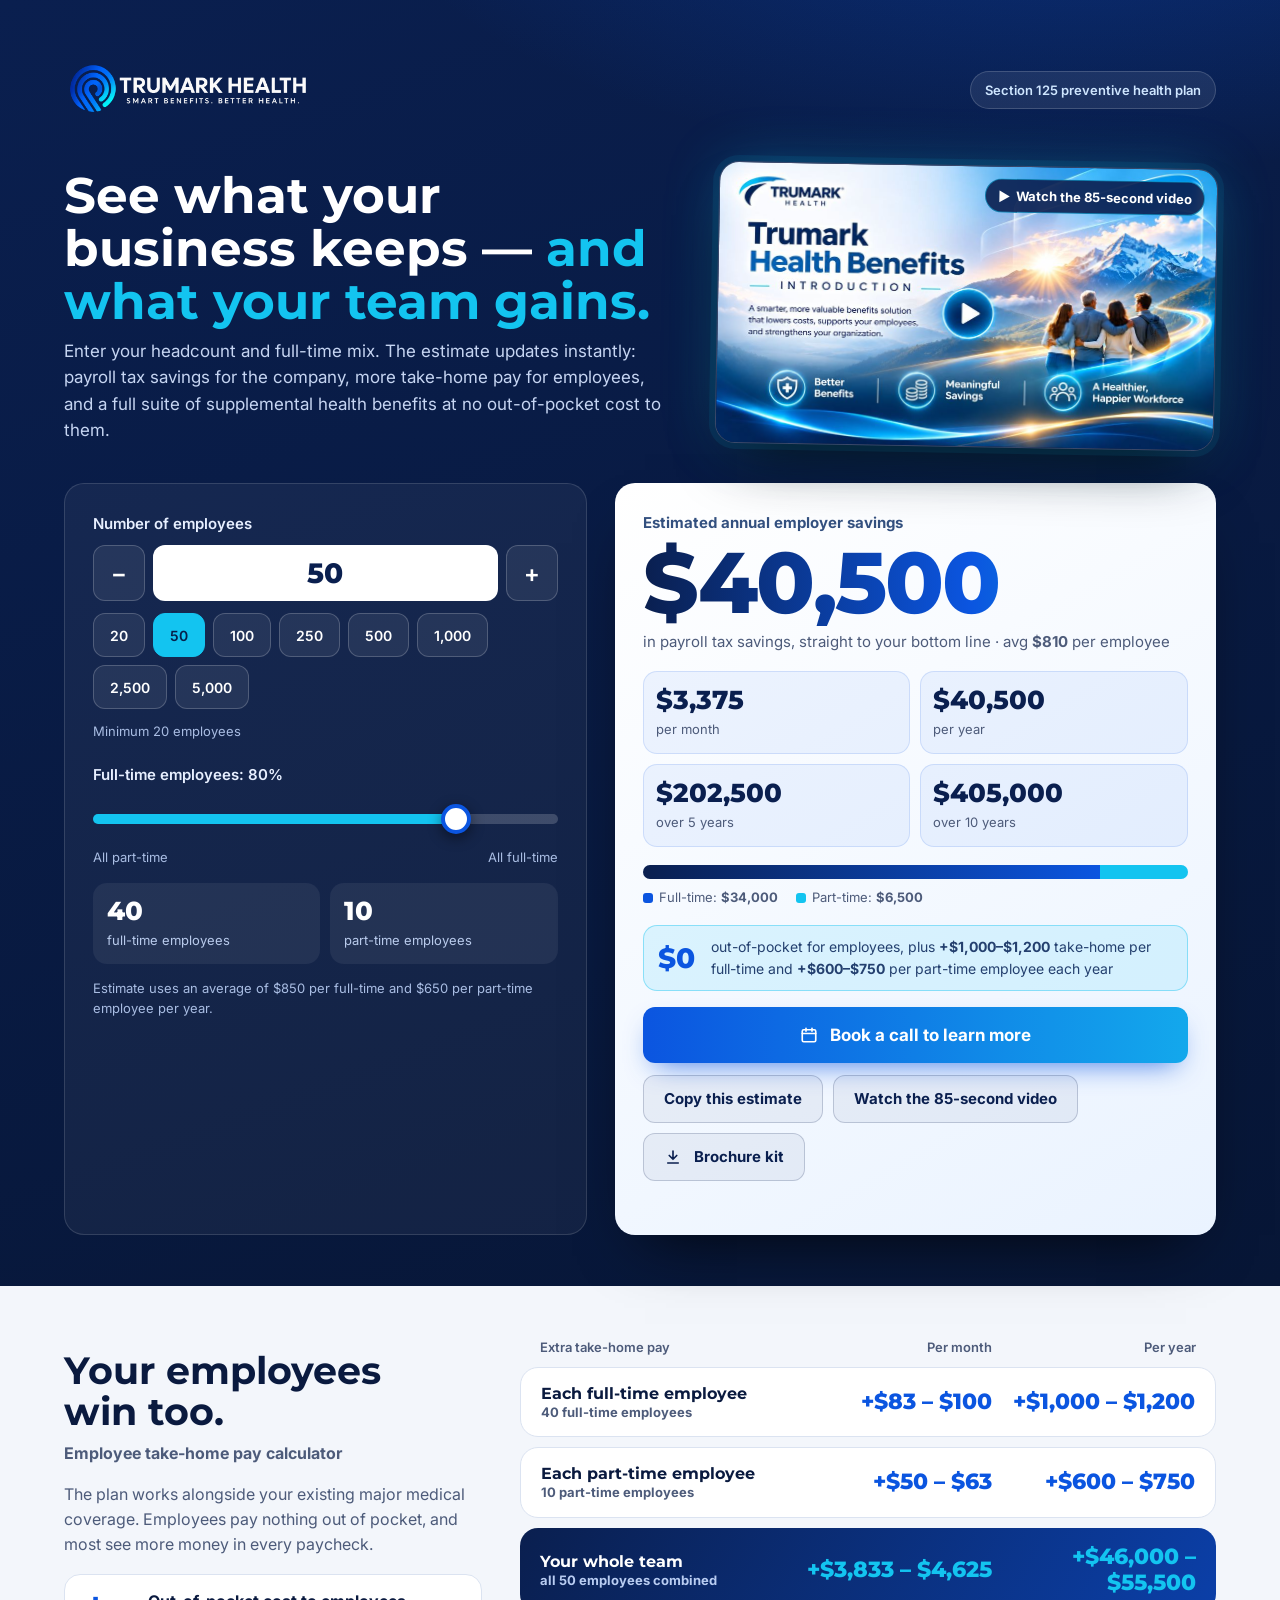
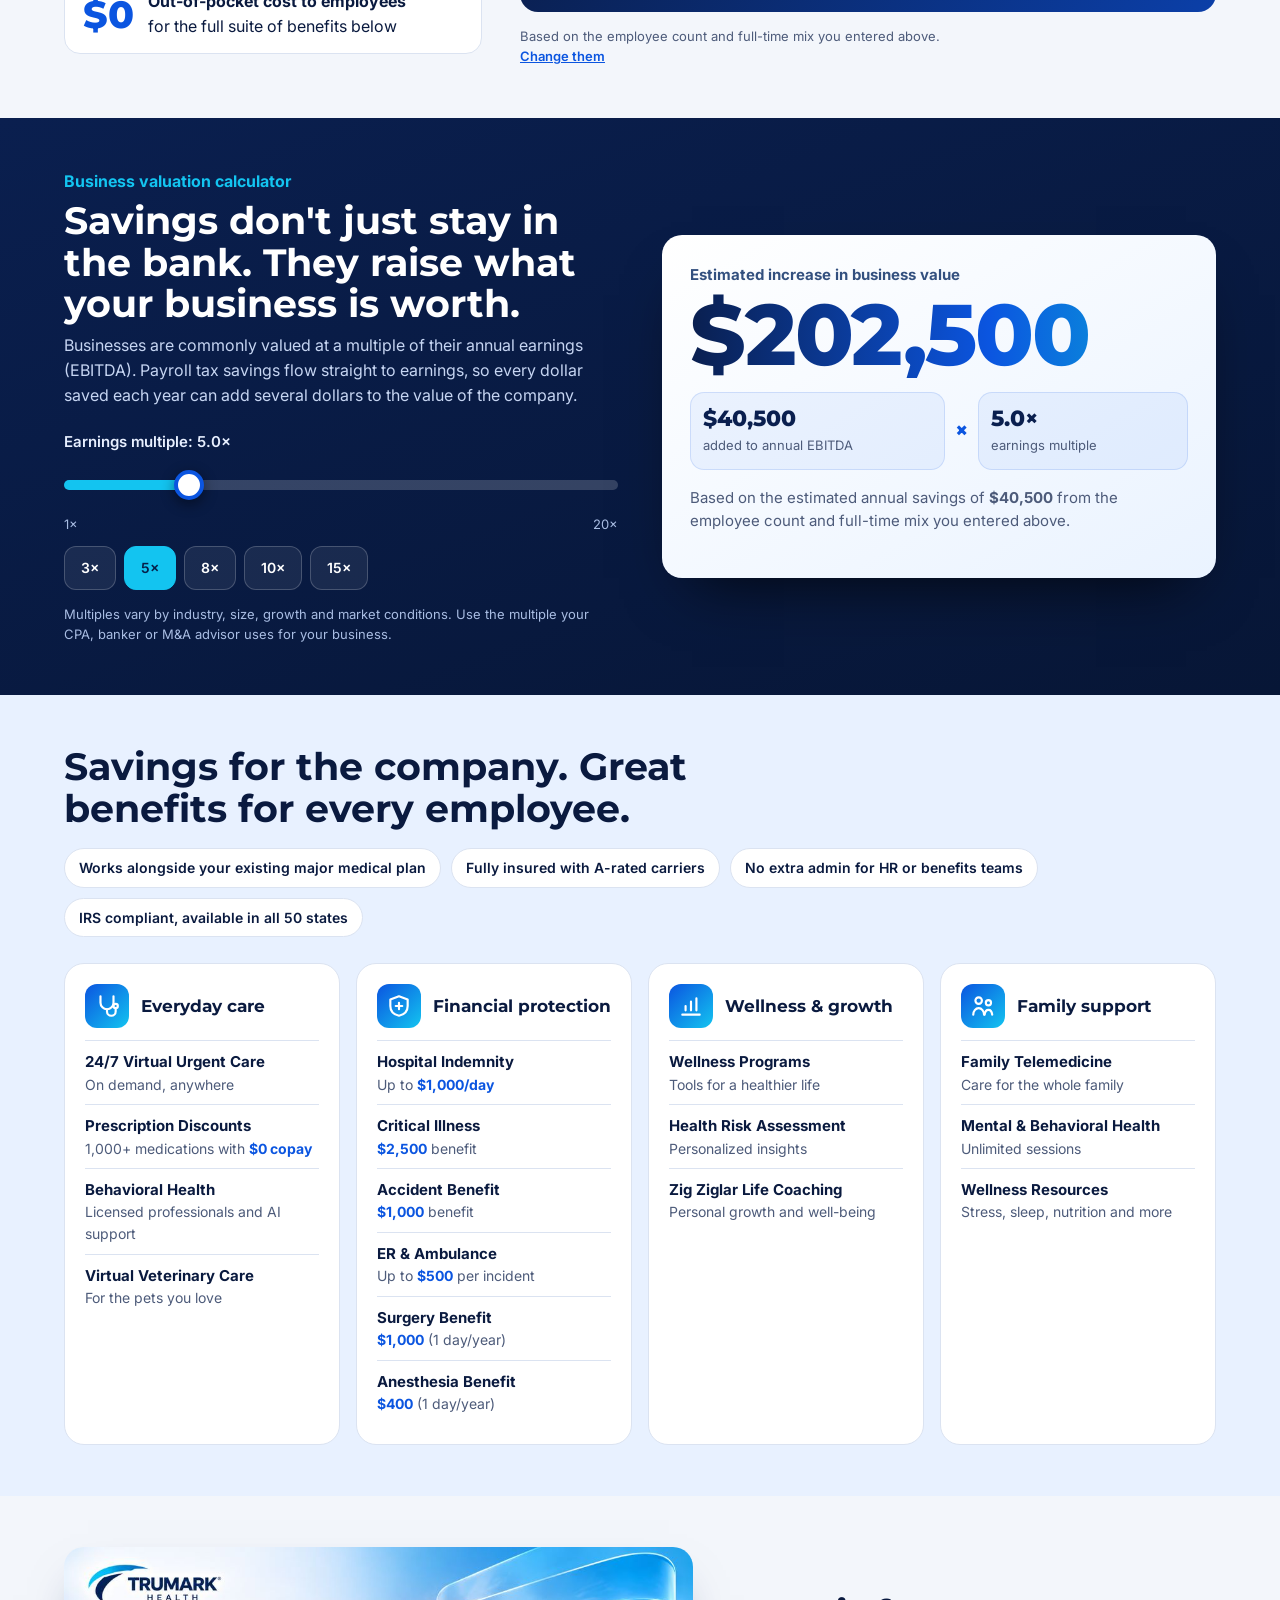
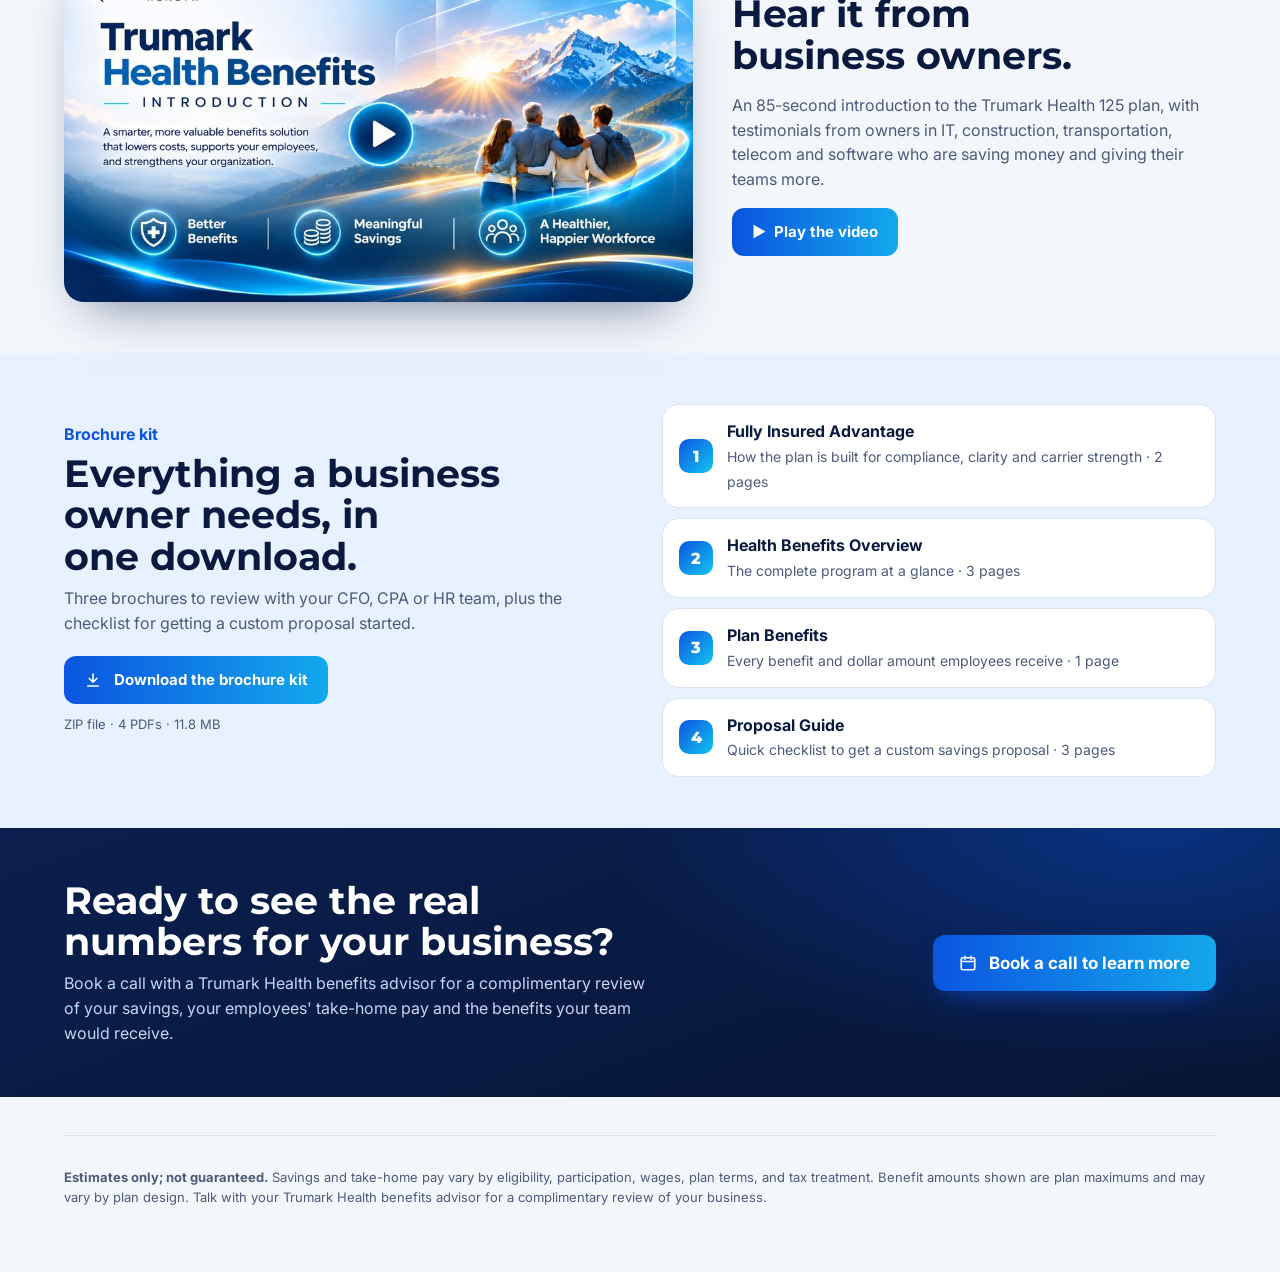
<file: calculator/index.html>
<!DOCTYPE html>
<html lang="en">
<head>
<meta charset="utf-8">
<meta name="viewport" content="width=device-width, initial-scale=1">
<title>Trumark Health Savings Calculator</title>
<meta name="description" content="Estimate your company's Section 125 payroll tax savings, your employees' extra take-home pay, and the added value to your business with Trumark Health.">
<link rel="canonical" href="https://trumark.health/calculator/">
<meta property="og:title" content="Trumark Health Savings Calculator">
<meta property="og:description" content="See what your business keeps and what your team gains: payroll tax savings, more take-home pay, and supplemental health benefits at $0 out of pocket.">
<meta property="og:url" content="https://trumark.health/calculator/">
<meta property="og:type" content="website">
<link rel="icon" href="[data-uri]">
<link rel="preconnect" href="https://fonts.googleapis.com">
<link href="https://fonts.googleapis.com/css2?family=Montserrat:wght@600;700;800&family=Inter:wght@400;500;600;700&display=swap" rel="stylesheet">
<style>
/* VOICE: confident, warm money tool a rep can put in front of a business owner
   IDEA: a payroll savings statement that updates as the owner talks
   PICTURE: the live savings figure, huge, beside the two controls
   COLOUR and TYPE: Trumark navy band, royal blue, cyan accent, white panels; Montserrat + Inter
   LAYOUT: navy hero with calculator, then employee win, benefits grid, video, disclaimer */
:root{color-scheme:light dark;
--bg:light-dark(#f3f6fb,#071229);--panel:light-dark(#ffffff,#0d1c3d);--ink:light-dark(#0a1a3f,#e8eefb);
--mute:light-dark(#4d5b7a,#a8b6d6);--line:light-dark(#dbe3f1,#1f3463);--navy:#0a1f4f;--royal:#0b55e0;--cyan:#13c4f0;--soft:light-dark(#e8f1ff,#112a5a)}
:root[data-theme=light]{color-scheme:light}:root[data-theme=dark]{color-scheme:dark}
*{box-sizing:border-box;min-width:0}
body{margin:0;background:var(--bg);color:var(--ink);font:16px/1.55 Inter,system-ui,sans-serif;overflow-x:clip}
h1,h2,h3,.big{font-family:Montserrat,Inter,sans-serif}
h2{font-size:clamp(26px,3.4vw,38px);line-height:1.1;margin:0 0 8px;text-wrap:balance}
.wrap{max-width:1240px;margin:0 auto}
.band{padding:clamp(28px,4vw,64px) max(5vw,16px)}
.hero{background:radial-gradient(1200px 500px at 85% -10%,#0b55e055,transparent 60%),linear-gradient(160deg,#0a1f4f 0%,#071636 100%);color:#fff}
.top{display:flex;flex-wrap:wrap;align-items:center;justify-content:space-between;gap:16px;margin-bottom:clamp(20px,3vw,36px)}
.top img{height:clamp(52px,7vw,78px);width:auto;display:block}
.pill{font-size:13px;font-weight:600;padding:8px 14px;border-radius:99px;background:#ffffff14;border:1px solid #ffffff2a;color:#cfe6ff}
.hero h1{font-size:clamp(30px,4.2vw,50px);line-height:1.06;margin:0 0 10px;max-width:22ch;text-wrap:balance}
.hero h1 em{font-style:normal;color:var(--cyan)}
.lede{color:#c6d5f2;max-width:62ch;margin:0;font-size:17px}
.intro{display:grid;grid-template-columns:minmax(0,1fr) minmax(0,.82fr);gap:clamp(20px,3.5vw,48px);align-items:center;margin-bottom:clamp(24px,3vw,36px)}
.hv{position:relative;display:block;border-radius:20px;overflow:hidden;border:1px solid #ffffff33;box-shadow:0 0 0 6px #13c4f014,0 30px 60px -24px #000d,0 0 60px -10px #13c4f066;transform:rotate(1deg);transition:transform .35s ease,box-shadow .35s ease}
.hv:hover{transform:rotate(0) scale(1.02);box-shadow:0 0 0 6px #13c4f033,0 30px 60px -24px #000d,0 0 80px -6px #13c4f099}
.hv img{display:block;width:100%;height:auto;aspect-ratio:1000/563;object-fit:cover}
.hvtag{position:absolute;right:12px;top:12px;background:#0a1f4fe6;color:#fff;font:700 13px Inter,sans-serif;padding:8px 12px;border-radius:99px;border:1px solid #13c4f088}
.calc{display:grid;grid-template-columns:minmax(0,1fr) minmax(0,1.15fr);gap:clamp(16px,2.4vw,28px)}
.card{background:#ffffff0d;border:1px solid #ffffff22;border-radius:20px;padding:clamp(18px,2.4vw,28px)}
.lbl{display:block;font-weight:600;font-size:15px;margin-bottom:10px;color:#e7efff}
.stepper{display:flex;gap:8px;align-items:stretch}
.stepper button,.chip{font:600 16px Inter,sans-serif;border-radius:12px;border:1px solid #ffffff33;background:#ffffff12;color:#fff;cursor:pointer}
.stepper button{width:52px;min-height:56px;font-size:24px}
#emp{flex:1;min-height:56px;font:800 28px Montserrat,sans-serif;text-align:center;border-radius:12px;border:1px solid #ffffff44;background:#ffffff;color:#0a1f4f;padding:0 10px}
.chips{display:flex;flex-wrap:wrap;gap:8px;margin:12px 0 26px}
.chip{min-height:44px;padding:0 16px;font-size:14px}
#emp::-webkit-inner-spin-button,#emp::-webkit-outer-spin-button{-webkit-appearance:none;margin:0}#emp{-moz-appearance:textfield}
.min{font-size:13px;color:#a9bde3;margin:-14px 0 22px}
.chip[aria-pressed=true]{background:var(--cyan);color:#06204a;border-color:var(--cyan)}
button:focus-visible,input:focus-visible,a:focus-visible{outline:3px solid var(--cyan);outline-offset:2px}
input[type=range]{width:100%;height:44px;appearance:none;background:transparent;cursor:pointer;margin:0}
input[type=range]::-webkit-slider-runnable-track{height:10px;border-radius:99px;background:linear-gradient(90deg,var(--cyan) var(--p),#ffffff2e var(--p))}
input[type=range]::-moz-range-track{height:10px;border-radius:99px;background:linear-gradient(90deg,var(--cyan) var(--p),#ffffff2e var(--p))}
input[type=range]::-webkit-slider-thumb{appearance:none;width:30px;height:30px;border-radius:50%;background:#fff;border:4px solid var(--royal);margin-top:-10px;box-shadow:0 4px 14px #0007}
input[type=range]::-moz-range-thumb{width:24px;height:24px;border-radius:50%;background:#fff;border:4px solid var(--royal)}
.ends{display:flex;justify-content:space-between;font-size:13px;color:#a9bde3}
.mix{display:grid;grid-template-columns:1fr 1fr;gap:10px;margin-top:16px}
.mix div{background:#ffffff10;border-radius:14px;padding:12px 14px}
.mix b{display:block;font:800 26px Montserrat,sans-serif}
.mix span{font-size:13px;color:#b9cbec}
.rate{font-size:13px;color:#a9bde3;margin:14px 0 0}
.result{background:linear-gradient(150deg,#ffffff 0%,#eaf3ff 100%);color:#0a1f4f;border:0;box-shadow:0 30px 60px -30px #000c}
.result .k{font-weight:700;font-size:15px;color:#33507f;margin:0}
.big{font-weight:800;font-size:clamp(46px,7.2vw,86px);line-height:1;margin:6px 0 4px;letter-spacing:-.02em;background:linear-gradient(90deg,#0a1f4f,#0b55e0 60%,#0aa8d8);-webkit-background-clip:text;background-clip:text;color:transparent;white-space:nowrap}
.sub{font-size:15px;color:#4d5b7a;margin:0 0 18px}
.trio{display:grid;grid-template-columns:repeat(2,minmax(0,1fr));gap:10px;margin-bottom:18px}
.trio div{background:#0b55e00f;border:1px solid #0b55e022;border-radius:14px;padding:12px}
.trio b{display:block;font:800 clamp(18px,2.4vw,26px) Montserrat,sans-serif;white-space:nowrap}
.trio span{font-size:13px;color:#4d5b7a}
.split{display:flex;height:14px;border-radius:99px;overflow:hidden;background:#dbe6f7}
.split i{display:block;height:100%;transition:width .35s ease}
.split .ft{background:linear-gradient(90deg,#0a1f4f,#0b55e0)}.split .pt{background:#13c4f0}
.key{display:flex;flex-wrap:wrap;gap:6px 18px;font-size:13px;color:#4d5b7a;margin:8px 0 18px}
.key i{display:inline-block;width:10px;height:10px;border-radius:3px;margin-right:6px;vertical-align:middle}
.emp{display:flex;align-items:center;gap:12px;background:#13c4f01f;border:1px solid #13c4f066;border-radius:14px;padding:10px 14px;margin-bottom:16px;font-size:14px;color:#24406f}.emp b{flex:none;margin-right:4px;font:800 28px Montserrat,sans-serif;color:#0b55e0}
.acts{display:flex;flex-wrap:wrap;gap:10px}
.btn{display:inline-flex;align-items:center;justify-content:center;gap:8px;min-height:48px;padding:0 20px;border-radius:12px;font:700 15px Inter,sans-serif;text-decoration:none;cursor:pointer;border:0}
.btn.pri{background:linear-gradient(90deg,#0b55e0,#13a8ec);color:#fff}
.btn.sec{background:#0a1f4f0d;color:#0a1f4f;border:1px solid #0a1f4f33}
#msg{font-size:13px;color:#0a7a4c;min-height:18px;margin:8px 0 0}
#fallback{display:none;width:100%;min-height:150px;margin-top:10px;font:14px/1.5 Inter,sans-serif;border-radius:10px;border:1px solid #c3d2ec;padding:10px}
.win{display:grid;grid-template-columns:minmax(0,.75fr) minmax(0,1.25fr);gap:clamp(18px,3vw,40px);align-items:center}
.win p{color:var(--mute);max-width:56ch}
.zero{display:flex;align-items:center;gap:14px;margin-top:18px;background:var(--panel);border:1px solid var(--line);border-radius:16px;padding:14px 18px}
.zero b{font:800 38px Montserrat,sans-serif;color:var(--royal)}
.pay{display:grid;gap:10px}
.k2{font-weight:700;color:var(--royal);margin:0 0 6px}
.ph,.row{display:grid;grid-template-columns:minmax(0,1.3fr) minmax(0,1fr) minmax(0,1fr);gap:12px;align-items:center}
.ph{padding:0 20px;font-size:13px;font-weight:600;color:var(--mute)}.ph span+span,.row strong{text-align:right}
.row{background:var(--panel);border:1px solid var(--line);border-radius:18px;padding:16px 20px}
.pnote{font-size:13px;color:var(--mute);margin:4px 0 0}.pnote a{color:var(--royal);font-weight:600}
.pay .tot{background:linear-gradient(120deg,#0a1f4f,#0b3fa8);color:#fff;border:0}
.pay h3{margin:0;font-size:16px;line-height:1.25}.pay small{display:block;color:var(--mute);font-size:13px;font-family:Inter}
.pay .tot small{color:#b9cdf2}
.pay strong{font:800 clamp(17px,2vw,22px) Montserrat,sans-serif;color:var(--royal);line-height:1.2;overflow-wrap:normal}
.pay .tot strong{color:var(--cyan)}
.alt{background:var(--soft)}
.facts{display:flex;flex-wrap:wrap;gap:10px;margin:18px 0 26px}
.facts span{background:var(--panel);border:1px solid var(--line);border-radius:99px;padding:8px 14px;font-size:14px;font-weight:600}
.grid{display:grid;grid-template-columns:repeat(4,minmax(0,1fr));gap:16px}
.grp{background:var(--panel);border:1px solid var(--line);border-radius:20px;padding:20px}
.grp header{display:flex;align-items:center;gap:12px;margin-bottom:12px}
.grp header svg{width:44px;height:44px;flex:none;padding:9px;border-radius:12px;background:linear-gradient(135deg,#0b55e0,#13c4f0);stroke:#fff;fill:none;stroke-width:2;stroke-linecap:round;stroke-linejoin:round}
.grp h3{margin:0;font-size:17px;line-height:1.2}
.grp ul{list-style:none;margin:0;padding:0}
.grp li{padding:9px 0;border-top:1px solid var(--line);font-size:14px;color:var(--mute)}
.grp li b{display:block;color:var(--ink);font-size:15px}
.grp li em{font-style:normal;color:var(--royal);font-weight:700}
.vid{display:grid;grid-template-columns:minmax(0,1.3fr) minmax(0,1fr);gap:clamp(18px,3vw,40px);align-items:center}
.vid a.poster{display:block;border-radius:20px;overflow:hidden;box-shadow:0 24px 50px -24px #0a1f4f99;position:relative}
.vid img{display:block;width:100%;height:auto;transition:transform .4s ease}
.vid a.poster:hover img{transform:scale(1.03)}
.vid p{color:var(--mute)}
.val{background:linear-gradient(160deg,#0a1f4f 0%,#071636 100%);color:#fff}
.vgrid{display:grid;grid-template-columns:minmax(0,1fr) minmax(0,1fr);gap:clamp(20px,3.5vw,48px);align-items:center}
.val h2{color:#fff}.k3{font-weight:700;color:var(--cyan);margin:0 0 6px}
.vl{color:#c6d5f2;max-width:58ch;margin:0 0 22px}
.val .chips{margin:12px 0 10px}
.eq{display:flex;flex-wrap:wrap;align-items:center;gap:10px;margin:14px 0 16px}
.eq span{flex:1 1 auto;background:#0b55e00f;border:1px solid #0b55e022;border-radius:14px;padding:12px}
.eq b{display:block;font:800 clamp(17px,2vw,22px) Montserrat,sans-serif;white-space:nowrap}
.eq small{font-size:13px;color:#4d5b7a}
.eq i{font:800 22px Montserrat,sans-serif;font-style:normal;color:#0b55e0}
.kitb{background:var(--soft)}
.kgrid{display:grid;grid-template-columns:minmax(0,1fr) minmax(0,1fr);gap:clamp(20px,3.5vw,48px);align-items:center}
.kl{color:var(--mute);max-width:54ch;margin:0 0 20px}
.kmeta{font-size:13px;color:var(--mute);margin:10px 0 0}.kmsg{font-size:14px;color:var(--royal);font-weight:600;min-height:20px;margin:6px 0 0}
.docs{list-style:none;counter-reset:d;margin:0;padding:0;display:grid;gap:10px}
.docs li{counter-increment:d;position:relative;background:var(--panel);border:1px solid var(--line);border-radius:16px;padding:14px 16px 14px 64px}
.docs li::before{content:counter(d);position:absolute;left:16px;top:50%;transform:translateY(-50%);width:34px;height:34px;border-radius:10px;display:grid;place-items:center;background:linear-gradient(135deg,#0b55e0,#13c4f0);color:#fff;font:800 16px Montserrat,sans-serif}
.docs b{display:block;font-size:16px}.docs span{font-size:14px;color:var(--mute)}
.btn.book{background:linear-gradient(90deg,#0b55e0,#13a8ec);color:#fff;min-height:56px;font-size:17px;padding:0 26px;box-shadow:0 12px 28px -12px #0b55e0cc;transition:transform .2s ease,box-shadow .2s ease}
.btn.book:hover{transform:translateY(-2px);box-shadow:0 16px 32px -12px #0b55e0}
.result .btn.book{width:100%;margin-bottom:12px}
.cta{background:radial-gradient(900px 400px at 90% 0%,#0b55e066,transparent 60%),linear-gradient(160deg,#0a1f4f,#071636);color:#fff}
.ctag{display:flex;flex-wrap:wrap;align-items:center;justify-content:space-between;gap:20px 40px}
.ctag>div{flex:1 1 420px}.cta h2{color:#fff}.cta p{color:#c6d5f2;max-width:60ch;margin:0}
.foot{font-size:13px;color:var(--mute);border-top:1px solid var(--line);padding-top:18px}
@media(max-width:900px){.calc,.win,.vid,.intro,.vgrid,.kgrid{grid-template-columns:minmax(0,1fr)}.hv{max-width:560px;transform:none}.grid{grid-template-columns:repeat(2,minmax(0,1fr))}}
@media(max-width:560px){.eq i{display:none}.eq span{flex-basis:100%}.ph{display:none}.row{grid-template-columns:1fr 1fr}.row h3{grid-column:1/-1}.row strong{text-align:left}.row strong::before{content:attr(data-l);display:block;font:500 12px Inter,sans-serif;color:var(--mute)}.tot strong::before{color:#b9cdf2}.grid{grid-template-columns:minmax(0,1fr)}.trio b{font-size:16px}.trio div{padding:10px}}
@media(prefers-reduced-motion:reduce){*{transition:none!important}}
</style>
<script src="./referral.js?v=20261127" defer></script>
</head>
<body>
<section class="hero band" id="top">
 <div class="wrap">
  <div class="top">
   <img src="[data-uri]" alt="Trumark Health — Smart Benefits. Better Health.">
   <span class="pill">Section 125 preventive health plan</span>
  </div>
  <div class="intro">
  <div>
  <h1>See what your business keeps — <em>and what your team gains.</em></h1>
  <p class="lede">Enter your headcount and full-time mix. The estimate updates instantly: payroll tax savings for the company, more take-home pay for employees, and a full suite of supplemental health benefits at no out-of-pocket cost to them.</p>
  </div>
  <a class="hv" href="https://mikeceo.wistia.com/s/ydgx6igmq0moq71" target="_blank" rel="noopener" aria-label="Play the 85-second Trumark Health video">
   <img id="heroVid" alt="">
   <span class="hvtag">▶&nbsp; Watch the 85-second video</span>
  </a>
  </div>
  <div class="calc">
   <div class="card">
    <label class="lbl" for="emp">Number of employees</label>
    <div class="stepper">
     <button type="button" id="minus" aria-label="Fewer employees">−</button>
     <input id="emp" type="number" inputmode="numeric" min="20" max="100000" value="50">
     <button type="button" id="plus" aria-label="More employees">+</button>
    </div>
    <div class="chips" id="chips"></div>
    <p class="min">Minimum 20 employees</p>
    <label class="lbl" for="ft">Full-time employees: <span id="ftPct">80%</span></label>
    <input id="ft" type="range" min="0" max="100" step="5" value="80" style="--p:80%">
    <div class="ends"><span>All part-time</span><span>All full-time</span></div>
    <div class="mix">
     <div><b id="ftN">40</b><span>full-time employees</span></div>
     <div><b id="ptN">10</b><span>part-time employees</span></div>
    </div>
    <p class="rate">Estimate uses an average of $850 per full-time and $650 per part-time employee per year.</p>
   </div>
   <div class="card result" aria-live="polite">
    <p class="k">Estimated annual employer savings</p>
    <div class="big" id="annual">$0</div>
    <p class="sub">in payroll tax savings, straight to your bottom line · avg <b id="per">$0</b> per employee</p>
    <div class="trio">
     <div><b id="monthly">$0</b><span>per month</span></div>
     <div><b id="yearly">$0</b><span>per year</span></div>
     <div><b id="five">$0</b><span>over 5 years</span></div>
     <div><b id="ten">$0</b><span>over 10 years</span></div>
    </div>
    <div class="split" aria-hidden="true"><i class="ft" id="barFt"></i><i class="pt" id="barPt"></i></div>
    <div class="key"><span><i style="background:#0b55e0"></i>Full-time: <b id="ftSave">$0</b></span><span><i style="background:#13c4f0"></i>Part-time: <b id="ptSave">$0</b></span></div>
    <div class="emp"><b>$0</b><span>out-of-pocket for employees, plus <strong>+$1,000–$1,200</strong> take-home per full-time and <strong>+$600–$750</strong> per part-time employee each year</span></div>
    <a class="btn book" data-booking-referral href="https://trumarkhealth.com/?refid=AA0233#row-GYwaPeSRt5" target="_blank" rel="noopener"><svg viewBox="0 0 24 24" width="18" height="18" fill="none" stroke="currentColor" stroke-width="2.2" stroke-linecap="round" stroke-linejoin="round" aria-hidden="true"><rect x="3" y="5" width="18" height="16" rx="2"/><path d="M3 10h18M8 3v4M16 3v4"/></svg>&nbsp;Book a call to learn more</a>
    <div class="acts">
     <button class="btn sec" type="button" id="copy">Copy this estimate</button>
     <a class="btn sec" href="#video">Watch the 85-second video</a>
     <a class="btn sec kitdl" href="../brochures/quantum-overview.pdf"><svg viewBox="0 0 24 24" width="18" height="18" fill="none" stroke="currentColor" stroke-width="2.2" stroke-linecap="round" stroke-linejoin="round" aria-hidden="true"><path d="M12 4v11M7 10l5 5 5-5M5 20h14"/></svg>&nbsp;Brochure kit</a>
    </div>
    <p id="msg" role="status"></p>
    <textarea id="fallback" readonly aria-label="Estimate summary to copy"></textarea>
   </div>
  </div>
 </div>
</section>

<section class="band">
 <div class="wrap win">
  <div>
   <h2>Your employees win too.</h2>
   <p class="k2">Employee take-home pay calculator</p>
   <p>The plan works alongside your existing major medical coverage. Employees pay nothing out of pocket, and most see more money in every paycheck.</p>
   <div class="zero"><b>$0</b><span><strong>Out-of-pocket cost to employees</strong><br>for the full suite of benefits below</span></div>
  </div>
  <div class="pay">
   <div class="ph"><span>Extra take-home pay</span><span>Per month</span><span>Per year</span></div>
   <div class="row"><h3>Each full-time employee<small id="ftCount">40 full-time employees</small></h3><strong data-l="Per month" id="ftM"></strong><strong data-l="Per year" id="ftY"></strong></div>
   <div class="row"><h3>Each part-time employee<small id="ptCount">10 part-time employees</small></h3><strong data-l="Per month" id="ptM"></strong><strong data-l="Per year" id="ptY"></strong></div>
   <div class="row tot"><h3>Your whole team<small id="teamNote">all 50 employees combined</small></h3><strong data-l="Per month" id="teamM"></strong><strong data-l="Per year" id="team"></strong></div>
   <p class="pnote">Based on the employee count and full-time mix you entered above. <a href="#top">Change them</a></p>
  </div>
 </div>
</section>

<section class="band val" id="value">
 <div class="wrap vgrid">
  <div>
   <p class="k3">Business valuation calculator</p>
   <h2>Savings don't just stay in the bank. They raise what your business is worth.</h2>
   <p class="vl">Businesses are commonly valued at a multiple of their annual earnings (EBITDA). Payroll tax savings flow straight to earnings, so every dollar saved each year can add several dollars to the value of the company.</p>
   <label class="lbl" for="mult">Earnings multiple: <span id="multV">5.0×</span></label>
   <input id="mult" type="range" min="1" max="20" step="0.5" value="5" style="--p:21%">
   <div class="ends"><span>1×</span><span>20×</span></div>
   <div class="chips" id="mchips"></div>
   <p class="rate">Multiples vary by industry, size, growth and market conditions. Use the multiple your CPA, banker or M&amp;A advisor uses for your business.</p>
  </div>
  <div class="card result" aria-live="polite">
   <p class="k">Estimated increase in business value</p>
   <div class="big" id="valInc">$0</div>
   <div class="eq"><span><b id="eqS">$0</b><small>added to annual EBITDA</small></span><i>×</i><span><b id="eqM">5.0×</b><small>earnings multiple</small></span></div>
   <p class="sub">Based on the estimated annual savings of <b id="valBase">$0</b> from the employee count and full-time mix you entered above.</p>
  </div>
 </div>
</section>

<section class="band alt">
 <div class="wrap">
  <h2>Savings for the company. Great benefits for every employee.</h2>
  <div class="facts">
   <span>Works alongside your existing major medical plan</span>
   <span>Fully insured with A-rated carriers</span>
   <span>No extra admin for HR or benefits teams</span>
   <span>IRS compliant, available in all 50 states</span>
  </div>
  <div class="grid" id="grid"></div>
 </div>
</section>

<section class="band" id="video">
 <div class="wrap vid">
  <a class="poster" href="https://mikeceo.wistia.com/s/ydgx6igmq0moq71" target="_blank" rel="noopener">
   <img src="[data-uri]" alt="Play the Trumark Health Benefits introduction video">
  </a>
  <div>
   <h2>Hear it from business owners.</h2>
   <p>An 85-second introduction to the Trumark Health 125 plan, with testimonials from owners in IT, construction, transportation, telecom and software who are saving money and giving their teams more.</p>
   <a class="btn pri" href="https://mikeceo.wistia.com/s/ydgx6igmq0moq71" target="_blank" rel="noopener">▶&nbsp; Play the video</a>
  </div>
 </div>
</section>

<section class="band kitb" id="kit">
 <div class="wrap kgrid">
  <div>
   <p class="k2">Brochure kit</p>
   <h2>Everything a business owner needs, in one download.</h2>
   <p class="kl">Three brochures to review with your CFO, CPA or HR team, plus the checklist for getting a custom proposal started.</p>
   <a class="btn pri kitdl" href="../brochures/quantum-overview.pdf"><svg viewBox="0 0 24 24" width="18" height="18" fill="none" stroke="currentColor" stroke-width="2.2" stroke-linecap="round" stroke-linejoin="round" aria-hidden="true"><path d="M12 4v11M7 10l5 5 5-5M5 20h14"/></svg>&nbsp;Download the brochure kit</a>
   <p class="kmeta">ZIP file · 4 PDFs · 11.8 MB</p>
   <p class="kmsg" role="status"></p>
  </div>
  <ol class="docs">
   <li><b>Fully Insured Advantage</b><span>How the plan is built for compliance, clarity and carrier strength · 2 pages</span></li>
   <li><b>Health Benefits Overview</b><span>The complete program at a glance · 3 pages</span></li>
   <li><b>Plan Benefits</b><span>Every benefit and dollar amount employees receive · 1 page</span></li>
   <li><b>Proposal Guide</b><span>Quick checklist to get a custom savings proposal · 3 pages</span></li>
  </ol>
 </div>
</section>

<section class="band cta">
 <div class="wrap ctag">
  <div>
   <h2>Ready to see the real numbers for your business?</h2>
   <p>Book a call with a Trumark Health benefits advisor for a complimentary review of your savings, your employees' take-home pay and the benefits your team would receive.</p>
  </div>
  <a class="btn book" data-booking-referral href="https://trumarkhealth.com/?refid=AA0233#row-GYwaPeSRt5" target="_blank" rel="noopener"><svg viewBox="0 0 24 24" width="18" height="18" fill="none" stroke="currentColor" stroke-width="2.2" stroke-linecap="round" stroke-linejoin="round" aria-hidden="true"><rect x="3" y="5" width="18" height="16" rx="2"/><path d="M3 10h18M8 3v4M16 3v4"/></svg>&nbsp;Book a call to learn more</a>
 </div>
</section>

<section class="band" style="padding-top:clamp(20px,3vw,40px)">
 <div class="wrap foot">
  <p><strong>Estimates only; not guaranteed.</strong> Savings and take-home pay vary by eligibility, participation, wages, plan terms, and tax treatment. Benefit amounts shown are plan maximums and may vary by plan design. Talk with your Trumark Health benefits advisor for a complimentary review of your business.</p>
 </div>
</section>

<script>
{
const $=id=>document.getElementById(id);
$('heroVid').src=document.querySelector('.vid img').src;
const usd=n=>new Intl.NumberFormat('en-US',{style:'currency',currency:'USD',maximumFractionDigits:0}).format(n);
const FT=850,PT=650,FT_TH=[1000,1200],PT_TH=[600,750];
const icons={
 care:'<path d="M6 3v6a6 6 0 0 0 12 0V3"/><path d="M12 15v2a4 4 0 0 0 8 0v-3"/><circle cx="20" cy="12" r="2"/>',
 shield:'<path d="M12 3 4 6v6c0 5 3.5 8 8 9 4.5-1 8-4 8-9V6z"/><path d="M12 9v6M9 12h6"/>',
 grow:'<path d="M4 20h16"/><path d="M7 16v-4M12 16V8M17 16V5"/>',
 family:'<circle cx="8" cy="7" r="3"/><circle cx="17" cy="9" r="2.4"/><path d="M3 20c0-3.3 2.2-6 5-6s5 2.7 5 6"/><path d="M13.5 20c.3-2.6 1.8-4.5 3.5-4.5s3.2 1.9 3.5 4.5"/>'};
const groups=[
 ['Everyday care','care',[['24/7 Virtual Urgent Care','On demand, anywhere'],['Prescription Discounts','1,000+ medications with <em>$0 copay</em>'],['Behavioral Health','Licensed professionals and AI support'],['Virtual Veterinary Care','For the pets you love']]],
 ['Financial protection','shield',[['Hospital Indemnity','Up to <em>$1,000/day</em>'],['Critical Illness','<em>$2,500</em> benefit'],['Accident Benefit','<em>$1,000</em> benefit'],['ER &amp; Ambulance','Up to <em>$500</em> per incident'],['Surgery Benefit','<em>$1,000</em> (1 day/year)'],['Anesthesia Benefit','<em>$400</em> (1 day/year)']]],
 ['Wellness &amp; growth','grow',[['Wellness Programs','Tools for a healthier life'],['Health Risk Assessment','Personalized insights'],['Zig Ziglar Life Coaching','Personal growth and well-being']]],
 ['Family support','family',[['Family Telemedicine','Care for the whole family'],['Mental &amp; Behavioral Health','Unlimited sessions'],['Wellness Resources','Stress, sleep, nutrition and more']]]];
$('grid').innerHTML=groups.map(([t,ic,items])=>`<article class="grp"><header><svg viewBox="0 0 24 24" aria-hidden="true">${icons[ic]}</svg><h3>${t}</h3></header><ul>${items.map(([b,d])=>`<li><b>${b}</b>${d}</li>`).join('')}</ul></article>`).join('');

const presets=[20,50,100,250,500,1000,2500,5000];
$('chips').innerHTML=presets.map(n=>`<button type="button" class="chip" data-n="${n}" aria-pressed="false">${n.toLocaleString()}</button>`).join('');

let state={n:50,ft:80,m:5};
try{const s=JSON.parse(localStorage.getItem('tmh-calc')||'null');if(s&&s.n>=20)state=Object.assign(state,s)}catch(e){}

function calc(){
 const n=state.n,ftN=Math.round(n*state.ft/100),ptN=n-ftN;
 const ftS=ftN*FT,ptS=ptN*PT,annual=ftS+ptS;
 return{n,ftN,ptN,ftS,ptS,annual,monthly:annual/12,per:n?annual/n:0,five:annual*5,
  teamLo:ftN*FT_TH[0]+ptN*PT_TH[0],teamHi:ftN*FT_TH[1]+ptN*PT_TH[1]};
}
function render(){
 const r=calc();
 $('emp').value=r.n;$('ft').value=state.ft;$('ft').style.setProperty('--p',state.ft+'%');
 $('ftPct').textContent=state.ft+'%';$('ftN').textContent=r.ftN.toLocaleString();$('ptN').textContent=r.ptN.toLocaleString();
 $('annual').textContent=usd(r.annual);$('annual').style.fontSize=usd(r.annual).length>10?'clamp(36px,5.6vw,70px)':'';$('monthly').textContent=usd(r.monthly);$('per').textContent=usd(r.per);$('five').textContent=usd(r.five);$('yearly').textContent=usd(r.annual);$('ten').textContent=usd(r.annual*10);
 $('ftSave').textContent=usd(r.ftS);$('ptSave').textContent=usd(r.ptS);
 const pf=r.annual?r.ftS/r.annual*100:0;$('barFt').style.width=pf+'%';$('barPt').style.width=(r.annual?100-pf:0)+'%';
 const rg=(a,b)=>`+${usd(a)} – ${usd(b)}`;
 $('ftM').textContent=rg(FT_TH[0]/12,FT_TH[1]/12);$('ftY').textContent=rg(FT_TH[0],FT_TH[1]);
 $('ptM').textContent=rg(PT_TH[0]/12,PT_TH[1]/12);$('ptY').textContent=rg(PT_TH[0],PT_TH[1]);
 $('teamM').textContent=rg(r.teamLo/12,r.teamHi/12);$('team').textContent=rg(r.teamLo,r.teamHi);
 $('ftCount').textContent=`${r.ftN.toLocaleString()} full-time employee${r.ftN===1?'':'s'}`;
 $('ptCount').textContent=`${r.ptN.toLocaleString()} part-time employee${r.ptN===1?'':'s'}`;
 $('teamNote').textContent=`all ${r.n.toLocaleString()} employees combined`;
 document.querySelectorAll('#chips .chip').forEach(c=>c.setAttribute('aria-pressed',String(+c.dataset.n===r.n)));
 const m=state.m||5,vi=r.annual*m,mt=m.toFixed(1)+'×';
 $('mult').value=m;$('mult').style.setProperty('--p',((m-1)/19*100)+'%');$('multV').textContent=mt;
 $('valInc').textContent=usd(vi);$('valInc').style.fontSize=usd(vi).length>13?'clamp(30px,4vw,52px)':usd(vi).length>10?'clamp(36px,5.6vw,70px)':'';
 $('eqS').textContent=usd(r.annual);$('eqM').textContent=mt;$('valBase').textContent=usd(r.annual);
 document.querySelectorAll('#mchips .chip').forEach(c=>c.setAttribute('aria-pressed',String(+c.dataset.m===m)));
 try{localStorage.setItem('tmh-calc',JSON.stringify(state))}catch(e){}
}
function setN(v){v=Math.round(+v);if(!isFinite(v)||v<20)v=20;if(v>100000)v=100000;state.n=v;render()}
$('emp').addEventListener('input',e=>{const v=+e.target.value;if(e.target.value!==''&&v>=20)setN(v)});
$('emp').addEventListener('blur',e=>setN(e.target.value||20));
$('minus').addEventListener('click',()=>setN(state.n-1));
$('plus').addEventListener('click',()=>setN(state.n+1));
$('chips').addEventListener('click',e=>{const b=e.target.closest('.chip');if(b)setN(b.dataset.n)});
$('ft').addEventListener('input',e=>{state.ft=+e.target.value;render()});
const KITF=[['../brochures/quantum-fully-insured.pdf','1 - Fully Insured Advantage.pdf'],['../brochures/quantum-overview.pdf','2 - Health Benefits Overview.pdf'],['../brochures/quantum-plan-benefits.pdf','3 - Plan Benefits.pdf'],['../brochures/quantum-proposal-guide.pdf','4 - Proposal Guide.pdf']];
const loadZip=()=>window.JSZip?Promise.resolve():new Promise((ok,no)=>{const s=document.createElement('script');s.src='https://cdnjs.cloudflare.com/ajax/libs/jszip/3.10.1/jszip.min.js';s.onload=ok;s.onerror=no;document.head.appendChild(s)});
let dl=null;
(async()=>{try{if(window.claude&&claude.use)dl=await claude.use('downloads')}catch(e){dl=null}})();
const kmsg=t=>document.querySelectorAll('.kmsg').forEach(m=>m.textContent=t);
document.querySelectorAll('.kitdl').forEach(a=>a.addEventListener('click',async e=>{
 e.preventDefault();kmsg('Preparing your brochure kit…');
 try{await loadZip();const z=new JSZip(),f=z.folder('Trumark Health Brochure Kit');
  await Promise.all(KITF.map(async([u,n])=>{const r=await fetch(u);if(!r.ok)throw 0;f.file(n,await r.arrayBuffer())}));
  const blob=await z.generateAsync({type:'blob',compression:'STORE'});
  if(dl){await dl.save({filename:'Trumark-Health-Brochure-Kit.zip',data:blob})}else{const u=URL.createObjectURL(blob),a=document.createElement('a');a.href=u;a.download='Trumark-Health-Brochure-Kit.zip';document.body.appendChild(a);a.click();a.remove();setTimeout(()=>URL.revokeObjectURL(u),60000)}
  kmsg('Brochure kit downloaded.')}
 catch(err){const c=err&&err.code;kmsg(c==='declined'?'Download cancelled.':c==='rate_limited'?'One moment — try again in a few seconds.':c==='host_unavailable'?'Open this page in a browser or on a computer to download the kit.':'The download could not start here. Try again, or open this page in a browser.')}
}));

const mults=[3,5,8,10,15];
$('mchips').innerHTML=mults.map(m=>`<button type="button" class="chip" data-m="${m}" aria-pressed="false">${m}×</button>`).join('');
$('mchips').addEventListener('click',e=>{const b=e.target.closest('.chip');if(b){state.m=+b.dataset.m;render()}});
$('mult').addEventListener('input',e=>{state.m=+e.target.value;render()});


$('copy').addEventListener('click',async()=>{
 const r=calc();
 const txt=`Trumark Health — Section 125 Savings Estimate
Employees: ${r.n.toLocaleString()} (${r.ftN.toLocaleString()} full-time, ${r.ptN.toLocaleString()} part-time)
Estimated annual employer payroll tax savings: ${usd(r.annual)} (${usd(r.monthly)}/month, ${usd(r.five)} over 5 years, ${usd(r.annual*10)} over 10 years)
Potential business value increase: ${usd(r.annual*(state.m||5))} (at a ${(state.m||5).toFixed(1)}× earnings multiple)
Employees: $0 out-of-pocket. Full-time +$83–$100/month (+$1,000–$1,200/year) and part-time +$50–$63/month (+$600–$750/year) in take-home pay — about ${usd(r.teamLo/12)}–${usd(r.teamHi/12)} per month and ${usd(r.teamLo)}–${usd(r.teamHi)} per year across the team.
Included benefits: 24/7 virtual urgent care, $0-copay prescriptions on 1,000+ medications, hospital indemnity up to $1,000/day, critical illness $2,500, accident $1,000, ER & ambulance up to $500, surgery & anesthesia, behavioral health, family telemedicine, Zig Ziglar life coaching, virtual vet care.
Watch the 85-second video: https://mikeceo.wistia.com/s/ydgx6igmq0moq71
Estimates only; not guaranteed. Savings and take-home pay vary by eligibility, participation, wages, plan terms, and tax treatment.`;
 try{await navigator.clipboard.writeText(txt);$('msg').textContent='Copied — paste it into a text or email to the business owner.';$('fallback').style.display='none'}
 catch(e){const f=$('fallback');f.value=txt;f.style.display='block';f.focus();f.select();$('msg').textContent='Select the text below and copy it.'}
});
render();
}
</script>
</body>
</html>
</file>
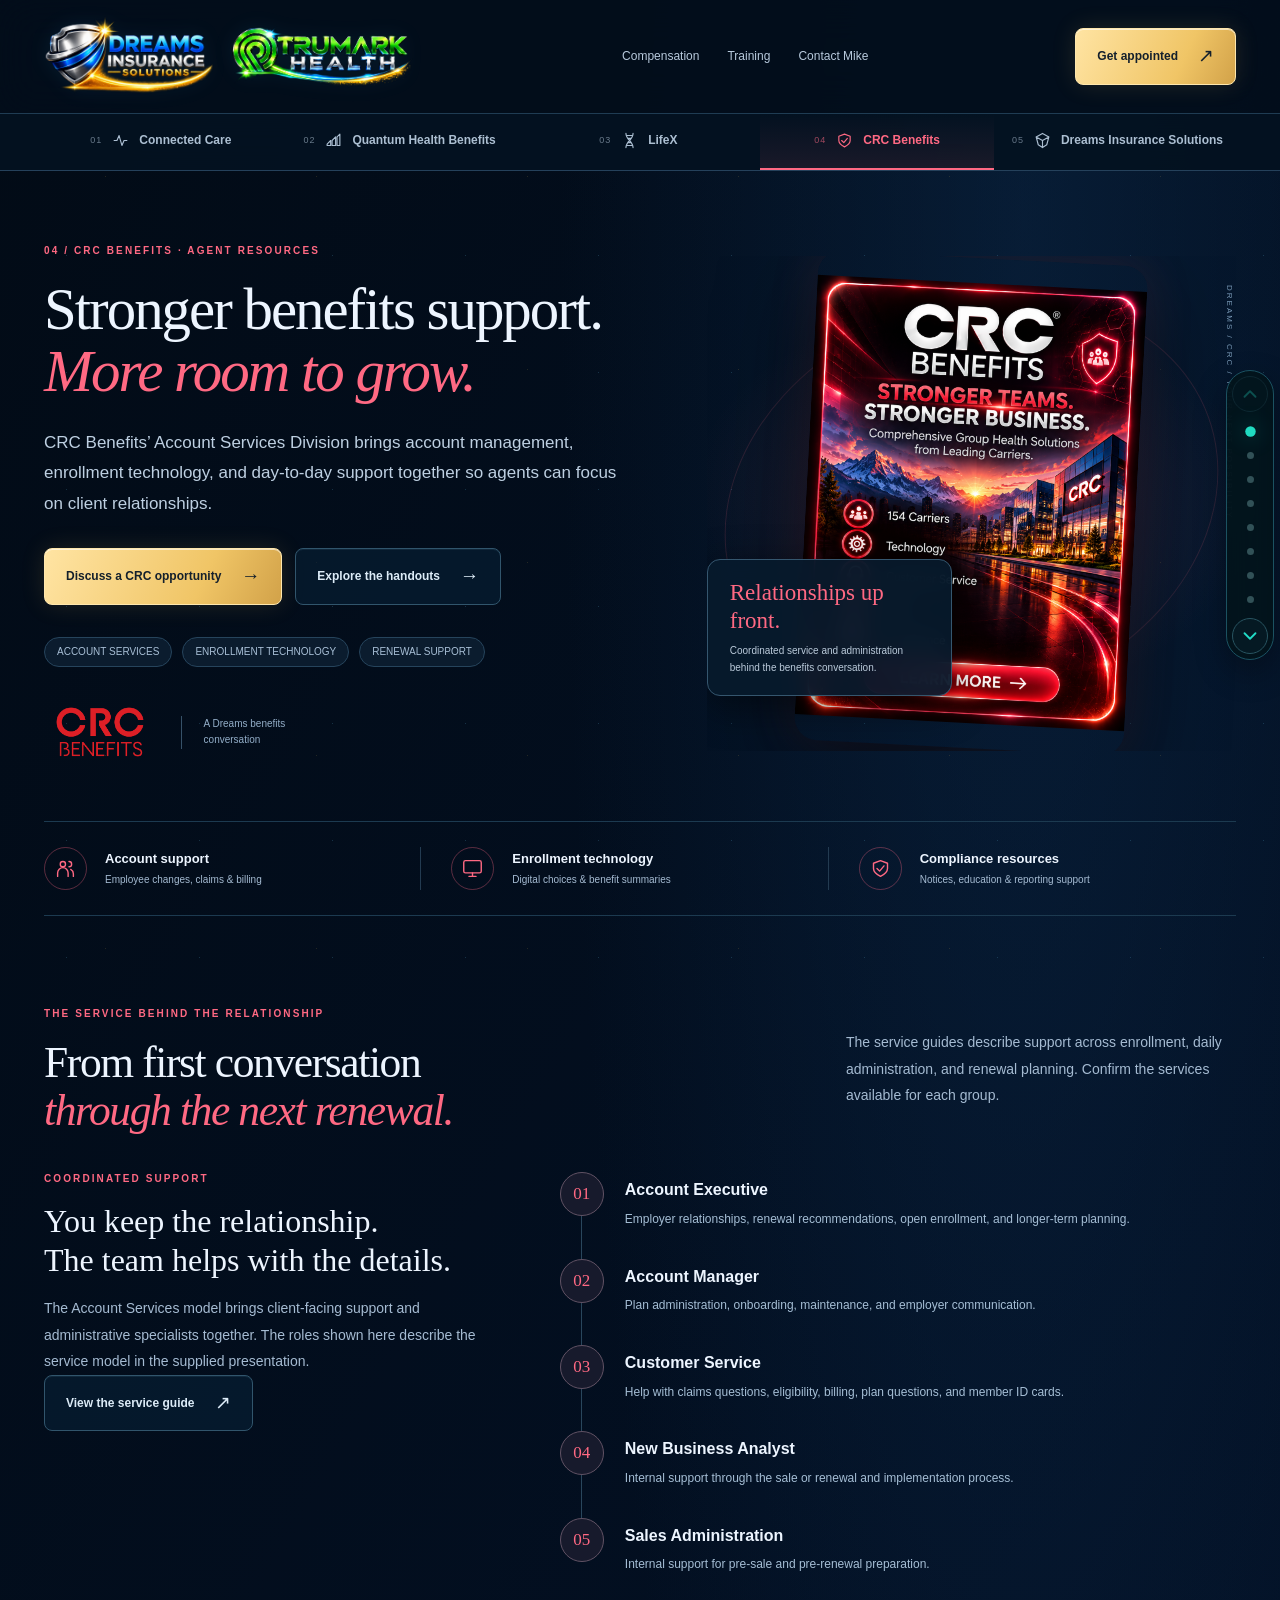
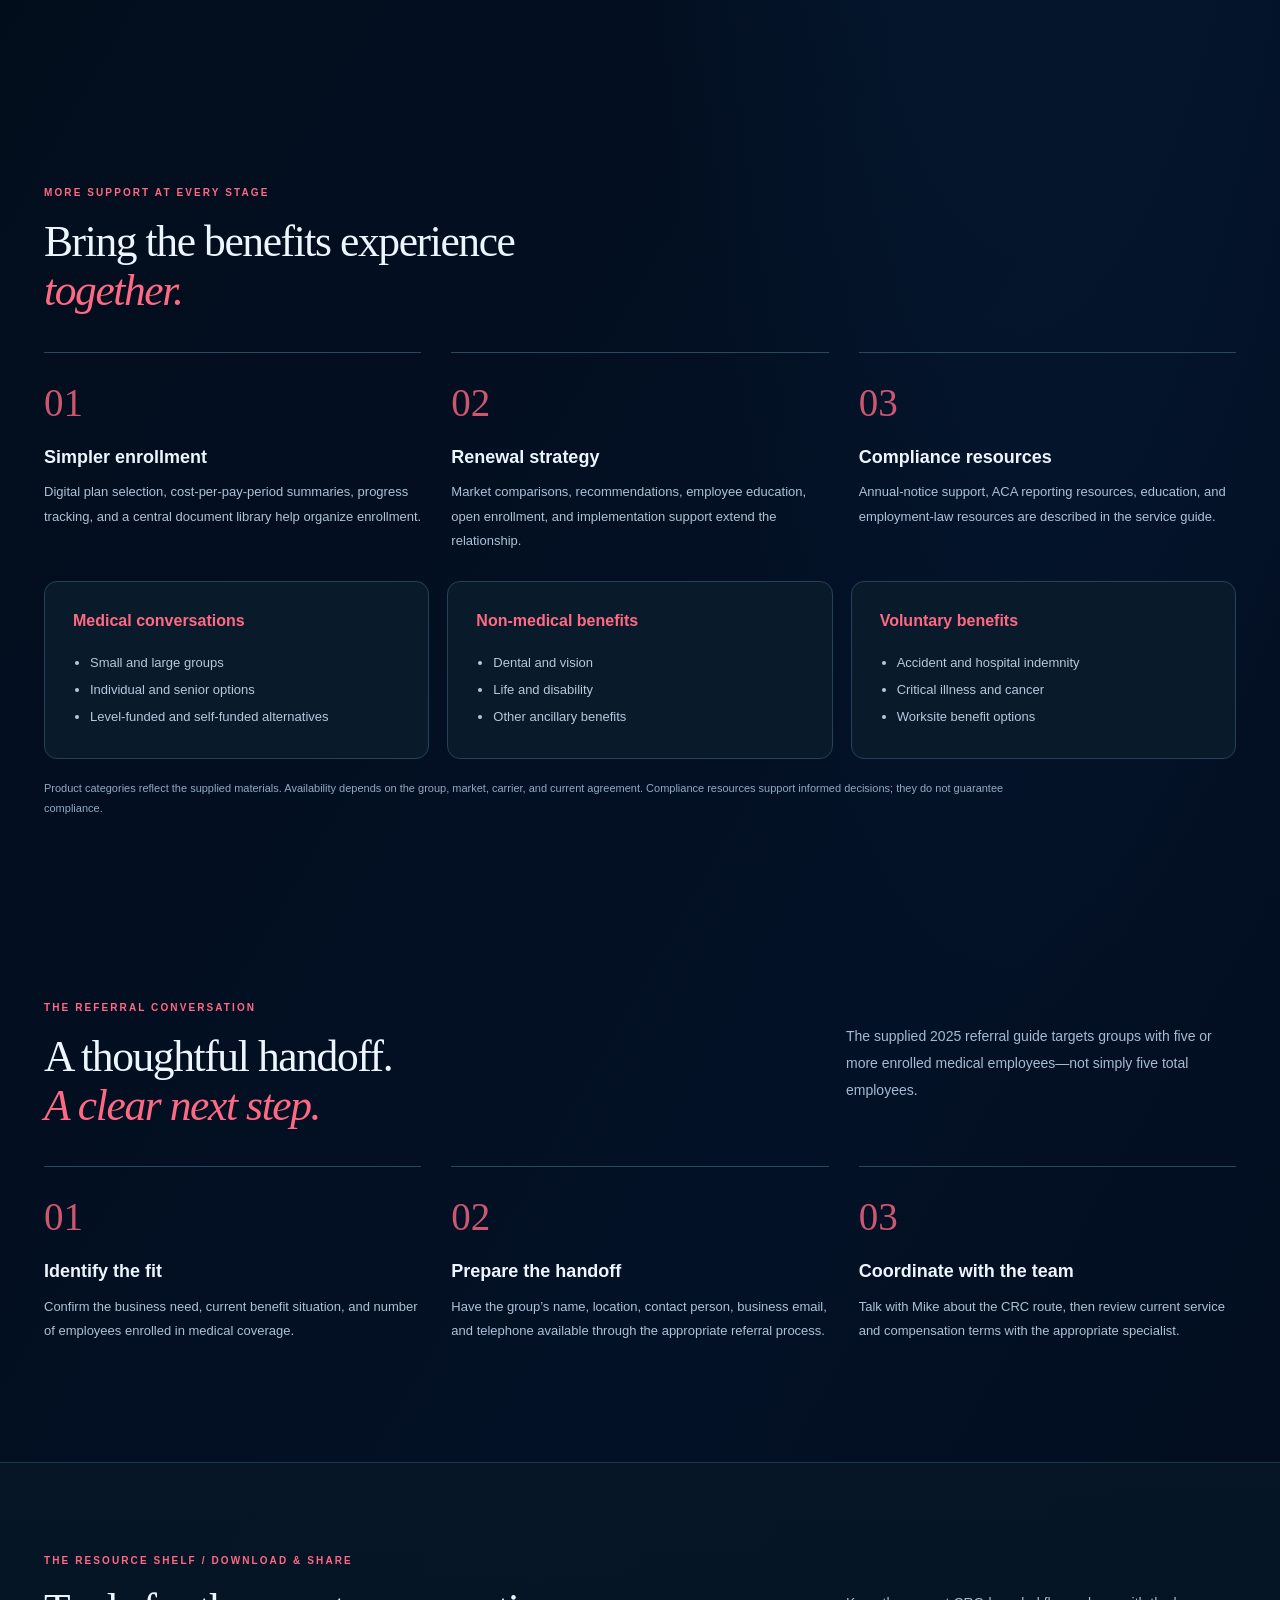
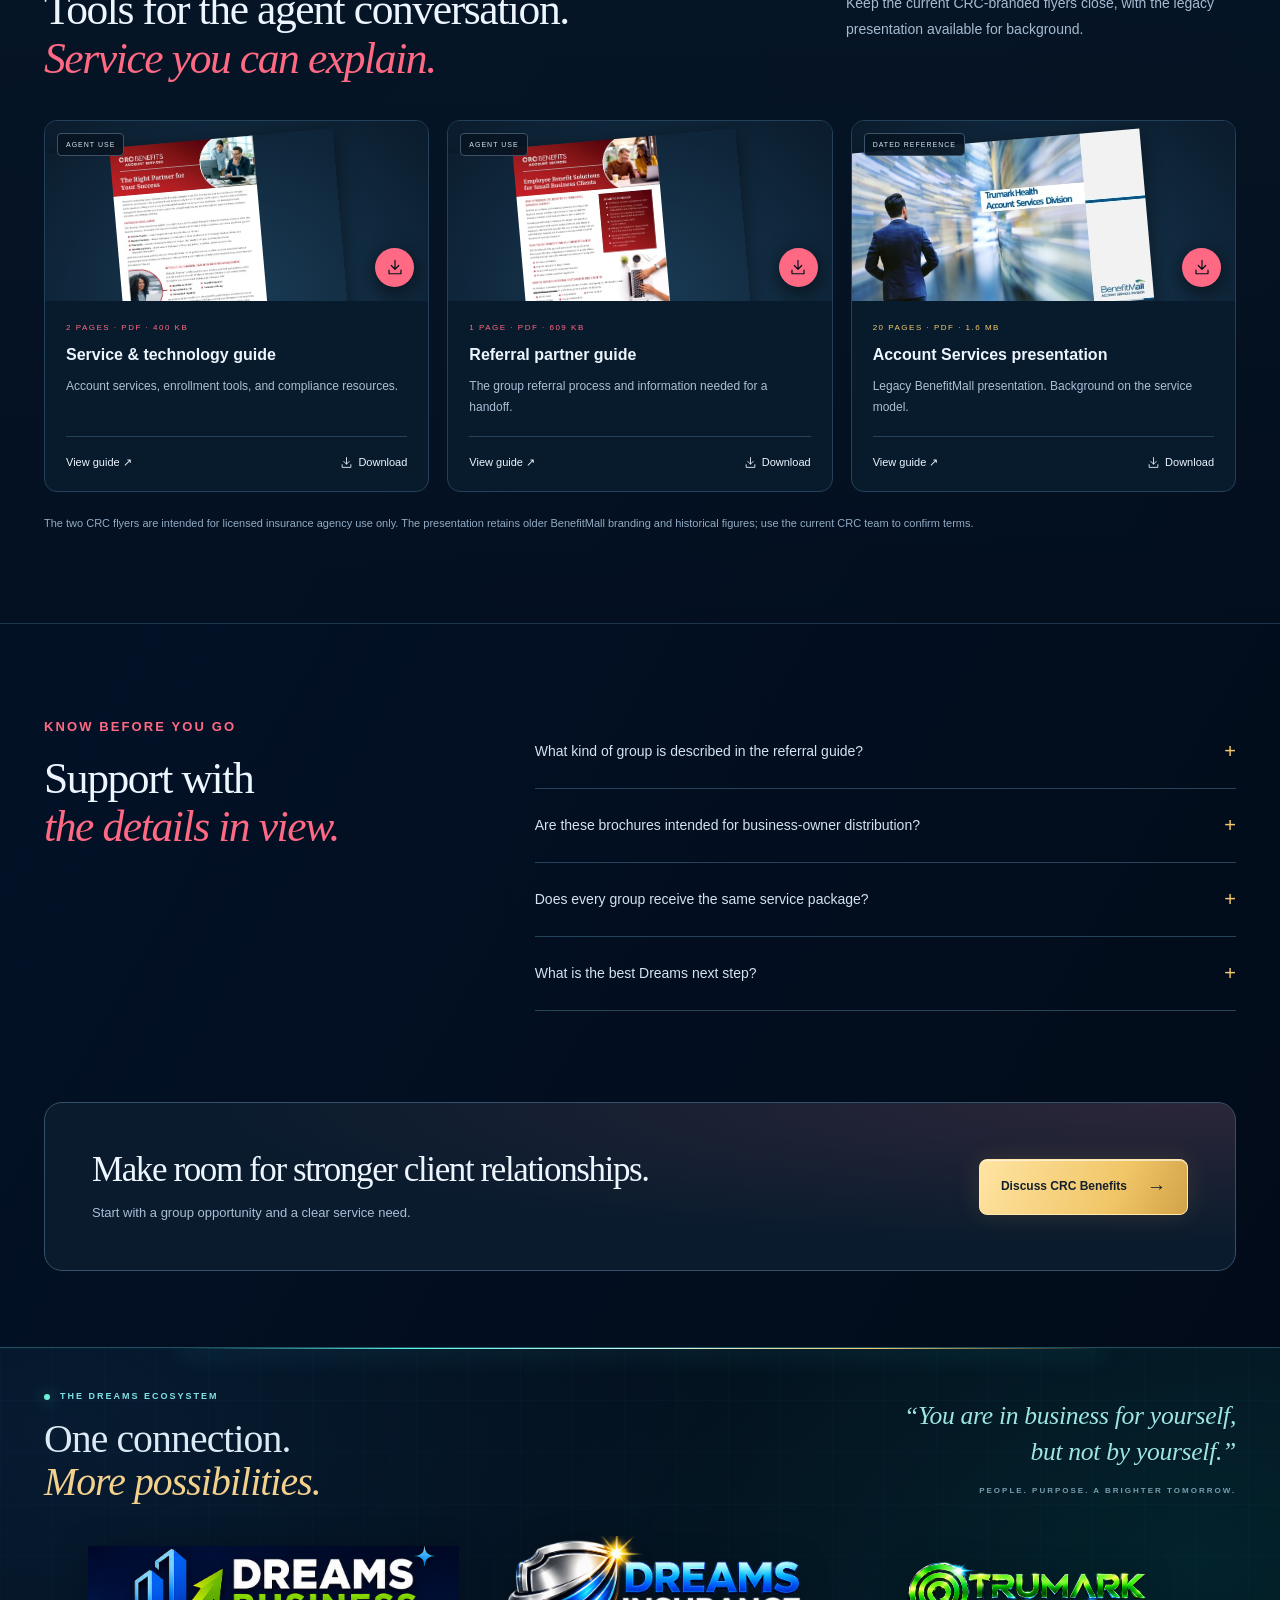
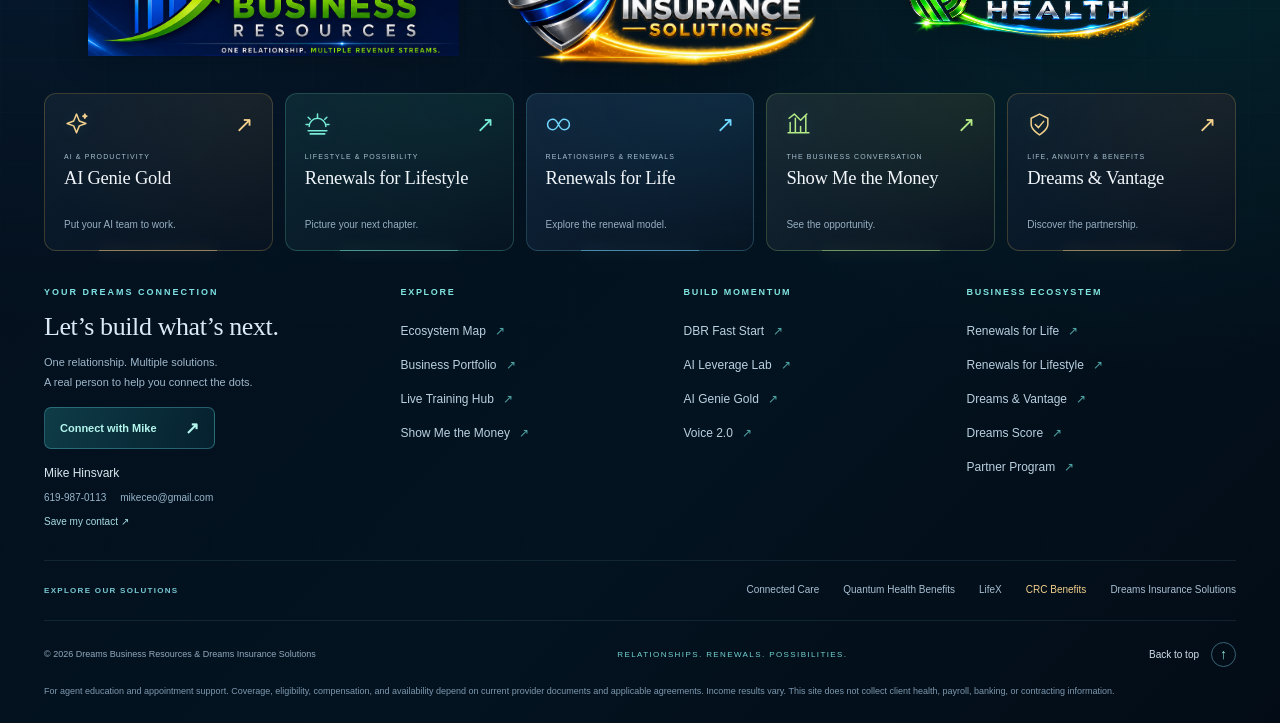
<file: crc-benefits.html>
<!doctype html><html lang="en"><head><meta charset="utf-8"><meta name="viewport" content="width=device-width,initial-scale=1"><title>CRC Benefits · Dreams Agent Hub</title><meta name="description" content="Explore CRC Benefits Account Services, enrollment support, and agent resource downloads."><meta name="theme-color" content="#020b16"><link rel="icon" href="assets/trumark-favicon.svg" type="image/svg+xml"><link rel="stylesheet" href="styles.css"><link rel="stylesheet" href="products.css"><link rel="stylesheet" href="ecosystem-footer.css"><script type="module" src="products.js"></script><link rel="stylesheet" href="page-navigation.css"><link rel="canonical" href="https://trumark.health/crc-benefits.html"></head><body class="product-page crc-page"><a class="skip" href="#main">Skip to content</a><header class="site-header"><a class="header-brand-logos" href="index.html" aria-label="Dreams Insurance Solutions and Trumark Health home"><img class="header-dreams-logo" src="assets/dreams-gold-hero.png" alt="Dreams Insurance Solutions" width="1536" height="1024" fetchpriority="high"><img class="header-trumark-logo" src="assets/trumark-health-hero.png" alt="Trumark Health" width="1921" height="819" fetchpriority="high"></a><nav aria-label="Main navigation" id="main-nav"><a href="index.html#compensation">Compensation</a><a href="index.html#training">Training</a><a href="#contact">Contact Mike</a></nav><a class="button button-gold header-cta" href="https://contracting.usainsure.com/dreamsconnectedcare" target="_blank" rel="noopener noreferrer">Get appointed <span aria-hidden="true">↗</span></a><button class="menu-toggle" id="menu-toggle" aria-expanded="false" aria-controls="main-nav" aria-label="Open navigation">☰</button></header><nav class="product-nav" aria-label="Product pages"><div class="product-nav-inner wrap"><a href="index.html" style="--tab-color:#f3c96c" ><span class="tab-index">01</span><svg viewBox="0 0 24 24" fill="none" stroke="currentColor" stroke-width="1.6" stroke-linecap="round" stroke-linejoin="round" aria-hidden="true"><path d="M3 12h4l3-7 4 14 3-7h4"/></svg><span class="tab-label">Connected Care</span></a><a href="quantum.html" style="--tab-color:#66d8ff" ><span class="tab-index">02</span><svg viewBox="0 0 24 24" fill="none" stroke="currentColor" stroke-width="1.6" stroke-linecap="round" stroke-linejoin="round" aria-hidden="true"><path d="m3 17 5-5v7H3zm7-5 5-5v12h-5zm7-5 4-4v16h-4z"/></svg><span class="tab-label">Quantum Health Benefits</span></a><a href="lifex.html" style="--tab-color:#75eb97" ><span class="tab-index">03</span><svg viewBox="0 0 24 24" fill="none" stroke="currentColor" stroke-width="1.6" stroke-linecap="round" stroke-linejoin="round" aria-hidden="true"><path d="M7 2c0 9 10 11 10 20M17 2C17 11 7 13 7 22M8 5h8M8 19h8M10 9h4M10 15h4"/></svg><span class="tab-label">LifeX</span></a><a href="crc-benefits.html" style="--tab-color:#ff6983" aria-current="page"><span class="tab-index">04</span><svg viewBox="0 0 24 24" fill="none" stroke="currentColor" stroke-width="1.6" stroke-linecap="round" stroke-linejoin="round" aria-hidden="true"><path d="m12 3 8 3v6c0 5-8 9-8 9s-8-4-8-9V6z"/><path d="m8 12 3 3 5-6"/></svg><span class="tab-label">CRC Benefits</span></a><a href="dreams-insurance.html" style="--tab-color:#f3c96c" ><span class="tab-index">05</span><svg viewBox="0 0 24 24" fill="none" stroke="currentColor" stroke-width="1.6" stroke-linecap="round" stroke-linejoin="round" aria-hidden="true"><path d="m12 2 9 5-3 11-6 4-6-4L3 7zM3 7l9 5 9-5M12 12v10"/></svg><span class="tab-label">Dreams Insurance Solutions</span></a></div></nav><main id="main"><section class="product-hero wrap" aria-labelledby="product-title"><div><p class="eyebrow">04 / CRC BENEFITS · AGENT RESOURCES</p><h1 id="product-title">Stronger benefits support.<br><em>More room to grow.</em></h1><p class="intro">CRC Benefits’ Account Services Division brings account management, enrollment technology, and day-to-day support together so agents can focus on client relationships.</p><div class="hero-actions"><a class="button button-gold" href="mailto:mikeceo@gmail.com?subject=CRC%20Benefits%20opportunity" >Discuss a CRC opportunity<span aria-hidden="true">→</span></a><a class="button button-outline" href="#brochures" >Explore the handouts<span aria-hidden="true">→</span></a></div><div class="hero-labels"><span>ACCOUNT SERVICES</span><span>ENROLLMENT TECHNOLOGY</span><span>RENEWAL SUPPORT</span></div><div class="brand-strip"><img src="assets/crc-logo.png" alt="CRC Benefits"><span>A Dreams benefits<br>conversation</span></div></div><div class="hero-art"><img class="hero-poster" src="assets/crc.png" alt="CRC Benefits program artwork supplied by Dreams" width="1086" height="1448" fetchpriority="high"><div class="hero-plaque"><strong>Relationships up front.</strong><span>Coordinated service and administration behind the benefits conversation.</span></div><span class="hero-coordinate">DREAMS / CRC / YOUR NEXT POSSIBILITY</span></div></section><div class="product-signal wrap"><div><span class="signal-icon"><svg viewBox="0 0 24 24" fill="none" stroke="currentColor" stroke-width="1.6" stroke-linecap="round" stroke-linejoin="round" aria-hidden="true"><circle cx="9" cy="7" r="3"/><path d="M3 21v-4a6 6 0 0 1 12 0v4M16 4a3 3 0 0 1 0 6m2 3a6 6 0 0 1 3 5v3"/></svg></span><div><strong>Account support</strong><small>Employee changes, claims & billing</small></div></div><div><span class="signal-icon"><svg viewBox="0 0 24 24" fill="none" stroke="currentColor" stroke-width="1.6" stroke-linecap="round" stroke-linejoin="round" aria-hidden="true"><rect x="2" y="3" width="20" height="14" rx="2"/><path d="M8 21h8m-4-4v4"/></svg></span><div><strong>Enrollment technology</strong><small>Digital choices & benefit summaries</small></div></div><div><span class="signal-icon"><svg viewBox="0 0 24 24" fill="none" stroke="currentColor" stroke-width="1.6" stroke-linecap="round" stroke-linejoin="round" aria-hidden="true"><path d="m12 3 8 3v6c0 5-8 9-8 9s-8-4-8-9V6z"/><path d="m8 12 3 3 5-6"/></svg></span><div><strong>Compliance resources</strong><small>Notices, education & reporting support</small></div></div></div><section class="section wrap"><div class="section-heading"><div><p class="eyebrow">THE SERVICE BEHIND THE RELATIONSHIP</p><h2>From first conversation<br><em>through the next renewal.</em></h2></div><p>The service guides describe support across enrollment, daily administration, and renewal planning. Confirm the services available for each group.</p></div><div class="crc-service"><div><p class="eyebrow">COORDINATED SUPPORT</p><h3 style="font:normal 32px/1.2 var(--serif);margin:16px 0">You keep the relationship.<br>The team helps with the details.</h3><p style="font-size:14px;color:var(--muted);line-height:1.9">The Account Services model brings client-facing support and administrative specialists together. The roles shown here describe the service model in the supplied presentation.</p><a class="button button-outline" href="brochures/crc-services-technology.pdf" target="_blank" rel="noopener noreferrer">View the service guide<span aria-hidden="true">↗</span></a></div><div class="service-nodes"><article class="service-node"><span>01</span><div><h3>Account Executive</h3><p>Employer relationships, renewal recommendations, open enrollment, and longer-term planning.</p></div></article><article class="service-node"><span>02</span><div><h3>Account Manager</h3><p>Plan administration, onboarding, maintenance, and employer communication.</p></div></article><article class="service-node"><span>03</span><div><h3>Customer Service</h3><p>Help with claims questions, eligibility, billing, plan questions, and member ID cards.</p></div></article><article class="service-node"><span>04</span><div><h3>New Business Analyst</h3><p>Internal support through the sale or renewal and implementation process.</p></div></article><article class="service-node"><span>05</span><div><h3>Sales Administration</h3><p>Internal support for pre-sale and pre-renewal preparation.</p></div></article></div></div></section><section class="section wrap"><div class="section-heading"><div><p class="eyebrow">MORE SUPPORT AT EVERY STAGE</p><h2>Bring the benefits experience<br><em>together.</em></h2></div></div><div class="editorial-grid"><article class="editorial-item"><span class="step-number">01</span><h3>Simpler enrollment</h3><p>Digital plan selection, cost-per-pay-period summaries, progress tracking, and a central document library help organize enrollment.</p></article><article class="editorial-item"><span class="step-number">02</span><h3>Renewal strategy</h3><p>Market comparisons, recommendations, employee education, open enrollment, and implementation support extend the relationship.</p></article><article class="editorial-item"><span class="step-number">03</span><h3>Compliance resources</h3><p>Annual-notice support, ACA reporting resources, education, and employment-law resources are described in the service guide.</p></article></div><div class="product-columns"><article class="product-column"><h3>Medical conversations</h3><ul><li>Small and large groups</li><li>Individual and senior options</li><li>Level-funded and self-funded alternatives</li></ul></article><article class="product-column"><h3>Non-medical benefits</h3><ul><li>Dental and vision</li><li>Life and disability</li><li>Other ancillary benefits</li></ul></article><article class="product-column"><h3>Voluntary benefits</h3><ul><li>Accident and hospital indemnity</li><li>Critical illness and cancer</li><li>Worksite benefit options</li></ul></article></div><p class="note-line">Product categories reflect the supplied materials. Availability depends on the group, market, carrier, and current agreement. Compliance resources support informed decisions; they do not guarantee compliance.</p></section><section class="section wrap"><div class="section-heading"><div><p class="eyebrow">THE REFERRAL CONVERSATION</p><h2>A thoughtful handoff.<br><em>A clear next step.</em></h2></div><p>The supplied 2025 referral guide targets groups with five or more enrolled medical employees—not simply five total employees.</p></div><div class="editorial-grid"><article class="editorial-item"><span class="step-number">01</span><h3>Identify the fit</h3><p>Confirm the business need, current benefit situation, and number of employees enrolled in medical coverage.</p></article><article class="editorial-item"><span class="step-number">02</span><h3>Prepare the handoff</h3><p>Have the group’s name, location, contact person, business email, and telephone available through the appropriate referral process.</p></article><article class="editorial-item"><span class="step-number">03</span><h3>Coordinate with the team</h3><p>Talk with Mike about the CRC route, then review current service and compensation terms with the appropriate specialist.</p></article></div></section><section class="section resource-library" id="brochures"><div class="wrap"><div class="section-heading"><div><p class="eyebrow">THE RESOURCE SHELF / DOWNLOAD & SHARE</p><h2>Tools for the agent conversation.<br><em>Service you can explain.</em></h2></div><p>Keep the current CRC-branded flyers close, with the legacy presentation available for background.</p></div><div class="brochure-grid"><article class="brochure-tile "><div class="brochure-cover"><a href="brochures/crc-services-technology.pdf" target="_blank" rel="noopener" aria-label="Preview Service & technology guide"><img src="assets/covers/crc-services-technology.jpg" alt="Cover of Service & technology guide" loading="lazy" width="304" height="430"></a><a class="download-icon" href="brochures/crc-services-technology.pdf" download aria-label="Download Service & technology guide PDF" title="Download PDF"><svg viewBox="0 0 24 24" fill="none" stroke="currentColor" stroke-width="1.6" stroke-linecap="round" stroke-linejoin="round" aria-hidden="true"><path d="M12 3v12m-5-5 5 5 5-5M4 16v5h16v-5"/></svg></a><span class="brochure-badge">AGENT USE</span></div><div class="brochure-content"><p class="brochure-meta">2 PAGES · PDF · 400 KB</p><h3>Service & technology guide</h3><p>Account services, enrollment tools, and compliance resources.</p><div class="brochure-actions"><a href="brochures/crc-services-technology.pdf" target="_blank" rel="noopener">View guide ↗</a><a href="brochures/crc-services-technology.pdf" download aria-label="Download Service & technology guide"><svg viewBox="0 0 24 24" fill="none" stroke="currentColor" stroke-width="1.6" stroke-linecap="round" stroke-linejoin="round" aria-hidden="true"><path d="M12 3v12m-5-5 5 5 5-5M4 16v5h16v-5"/></svg> Download</a></div></div></article><article class="brochure-tile "><div class="brochure-cover"><a href="brochures/crc-referral-guide.pdf" target="_blank" rel="noopener" aria-label="Preview Referral partner guide"><img src="assets/covers/crc-referral-guide.jpg" alt="Cover of Referral partner guide" loading="lazy" width="304" height="430"></a><a class="download-icon" href="brochures/crc-referral-guide.pdf" download aria-label="Download Referral partner guide PDF" title="Download PDF"><svg viewBox="0 0 24 24" fill="none" stroke="currentColor" stroke-width="1.6" stroke-linecap="round" stroke-linejoin="round" aria-hidden="true"><path d="M12 3v12m-5-5 5 5 5-5M4 16v5h16v-5"/></svg></a><span class="brochure-badge">AGENT USE</span></div><div class="brochure-content"><p class="brochure-meta">1 PAGE · PDF · 609 KB</p><h3>Referral partner guide</h3><p>The group referral process and information needed for a handoff.</p><div class="brochure-actions"><a href="brochures/crc-referral-guide.pdf" target="_blank" rel="noopener">View guide ↗</a><a href="brochures/crc-referral-guide.pdf" download aria-label="Download Referral partner guide"><svg viewBox="0 0 24 24" fill="none" stroke="currentColor" stroke-width="1.6" stroke-linecap="round" stroke-linejoin="round" aria-hidden="true"><path d="M12 3v12m-5-5 5 5 5-5M4 16v5h16v-5"/></svg> Download</a></div></div></article><article class="brochure-tile is-dated"><div class="brochure-cover"><a href="brochures/crc-account-services-presentation.pdf" target="_blank" rel="noopener" aria-label="Preview Account Services presentation"><img src="assets/covers/crc-account-services-presentation.jpg" alt="Cover of Account Services presentation" loading="lazy" width="304" height="430"></a><a class="download-icon" href="brochures/crc-account-services-presentation.pdf" download aria-label="Download Account Services presentation PDF" title="Download PDF"><svg viewBox="0 0 24 24" fill="none" stroke="currentColor" stroke-width="1.6" stroke-linecap="round" stroke-linejoin="round" aria-hidden="true"><path d="M12 3v12m-5-5 5 5 5-5M4 16v5h16v-5"/></svg></a><span class="brochure-badge">DATED REFERENCE</span></div><div class="brochure-content"><p class="brochure-meta">20 PAGES · PDF · 1.6 MB</p><h3>Account Services presentation</h3><p>Legacy BenefitMall presentation. Background on the service model.</p><div class="brochure-actions"><a href="brochures/crc-account-services-presentation.pdf" target="_blank" rel="noopener">View guide ↗</a><a href="brochures/crc-account-services-presentation.pdf" download aria-label="Download Account Services presentation"><svg viewBox="0 0 24 24" fill="none" stroke="currentColor" stroke-width="1.6" stroke-linecap="round" stroke-linejoin="round" aria-hidden="true"><path d="M12 3v12m-5-5 5 5 5-5M4 16v5h16v-5"/></svg> Download</a></div></div></article></div><p class="library-note">The two CRC flyers are intended for licensed insurance agency use only. The presentation retains older BenefitMall branding and historical figures; use the current CRC team to confirm terms.</p></div></section><section class="section wrap article-faqs"><div><p class="eyebrow">KNOW BEFORE YOU GO</p><h2>Support with<br><em>the details in view.</em></h2></div><div class="faq-list"><details><summary>What kind of group is described in the referral guide?<span aria-hidden="true">+</span></summary><p>The 2025 CRC referral guide specifies five or more enrolled medical employees. Confirm the group’s current fit and market availability with the CRC team.</p></details><details><summary>Are these brochures intended for business-owner distribution?<span aria-hidden="true">+</span></summary><p>The two CRC-branded flyers are marked for licensed insurance agency use only. Use them to prepare agent conversations; request appropriate employer-facing material when needed.</p></details><details><summary>Does every group receive the same service package?<span aria-hidden="true">+</span></summary><p>Services and arrangements depend on the group and current agreement. The roles and tools summarized here describe the supplied Account Services model rather than a guaranteed staffing allocation.</p></details><details><summary>What is the best Dreams next step?<span aria-hidden="true">+</span></summary><p>Discuss the opportunity with Mike so the handoff follows the appropriate CRC path. The newer referral guide includes CRC’s referral contact and the information the team requests.</p></details></div></section><section class="product-close wrap"><div><h2>Make room for stronger client relationships.</h2><p>Start with a group opportunity and a clear service need.</p></div><a class="button button-gold" href="mailto:mikeceo@gmail.com?subject=CRC%20Benefits%20opportunity" >Discuss CRC Benefits<span aria-hidden="true">→</span></a></section></main><footer class="ecosystem-footer" id="contact" aria-labelledby="ecosystem-heading">
  <div class="eco-horizon" aria-hidden="true"></div>
  <div class="wrap eco-inner">
    <div class="eco-intro">
      <div><p class="eco-kicker"><span aria-hidden="true"></span>THE DREAMS ECOSYSTEM</p><h2 id="ecosystem-heading">One connection.<br><em>More possibilities.</em></h2></div>
      <blockquote>“You are in business for yourself,<br>but not by yourself.”<span>PEOPLE. PURPOSE. A BRIGHTER TOMORROW.</span></blockquote>
    </div>
    <div class="eco-brands" aria-label="The Dreams family of brands">
      <a href="https://dreams.ceo/" target="_blank" rel="noopener noreferrer" aria-label="Explore Dreams Business Resources"><img class="eco-dbr" src="assets/dbr-business-resources.png" width="1003" height="298" loading="lazy" alt="Dreams Business Resources — One relationship. Multiple revenue streams."></a>
      <a href="dreams-insurance.html" aria-label="Explore Dreams Insurance Solutions"><img class="eco-dis" src="assets/dreams-gold-hero.png" width="1536" height="1024" loading="lazy" alt="Dreams Insurance Solutions"></a>
      <a href="index.html" aria-label="Explore Trumark Health benefits"><img class="eco-trumark" src="assets/trumark-health-hero.png" width="1921" height="819" loading="lazy" alt="Trumark Health"></a>
    </div>
    <nav class="eco-featured" aria-label="Featured Dreams destinations"><a class="eco-destination eco-genie" href="https://aigeniedatabase.com/gold" target="_blank" rel="noopener noreferrer"><div class="eco-card-top"><span class="eco-icon"><svg viewBox="0 0 24 24" fill="none" stroke="currentColor" stroke-width="1.45" stroke-linecap="round" stroke-linejoin="round" aria-hidden="true"><path d="m12 2 2.7 6.7L21 11l-6.3 2.3L12 20l-2.7-6.7L3 11l6.3-2.3L12 2Z"/><path d="m20 2 .7 1.7L22 4l-1.3.5L20 6l-.7-1.5L18 4l1.3-.3L20 2Z"/></svg></span><span aria-hidden="true">↗</span></div><span class="eco-card-kicker">AI & PRODUCTIVITY</span><strong>AI Genie Gold</strong><small>Put your AI team to work.</small></a><a class="eco-destination eco-lifestyle" href="https://renewalsforlifestyle.com/" target="_blank" rel="noopener noreferrer"><div class="eco-card-top"><span class="eco-icon"><svg viewBox="0 0 24 24" fill="none" stroke="currentColor" stroke-width="1.45" stroke-linecap="round" stroke-linejoin="round" aria-hidden="true"><path d="M3 18h18M5 21h14M4 14a8 8 0 0 1 16 0M12 2v3M3 5l2 2M21 5l-2 2M1 12h3M20 12h3"/></svg></span><span aria-hidden="true">↗</span></div><span class="eco-card-kicker">LIFESTYLE & POSSIBILITY</span><strong>Renewals for Lifestyle</strong><small>Picture your next chapter.</small></a><a class="eco-destination eco-renewals" href="https://renewalsforlife.info/" target="_blank" rel="noopener noreferrer"><div class="eco-card-top"><span class="eco-icon"><svg viewBox="0 0 24 24" fill="none" stroke="currentColor" stroke-width="1.45" stroke-linecap="round" stroke-linejoin="round" aria-hidden="true"><path d="M12 12c-2-4-3-5-5.5-5a5 5 0 0 0 0 10C9 17 10 16 12 12Zm0 0c2-4 3-5 5.5-5a5 5 0 0 1 0 10C15 17 14 16 12 12Z"/></svg></span><span aria-hidden="true">↗</span></div><span class="eco-card-kicker">RELATIONSHIPS & RENEWALS</span><strong>Renewals for Life</strong><small>Explore the renewal model.</small></a><a class="eco-destination eco-money" href="https://showmethemoney.pro/dreams/" target="_blank" rel="noopener noreferrer"><div class="eco-card-top"><span class="eco-icon"><svg viewBox="0 0 24 24" fill="none" stroke="currentColor" stroke-width="1.45" stroke-linecap="round" stroke-linejoin="round" aria-hidden="true"><path d="M4 20V10m5 10V6m5 14v-6m5 6V3M2 20h20M3 6l5-4 6 6 6-6"/></svg></span><span aria-hidden="true">↗</span></div><span class="eco-card-kicker">THE BUSINESS CONVERSATION</span><strong>Show Me the Money</strong><small>See the opportunity.</small></a><a class="eco-destination eco-vantage" href="https://dreamsvantage.com/" target="_blank" rel="noopener noreferrer"><div class="eco-card-top"><span class="eco-icon"><svg viewBox="0 0 24 24" fill="none" stroke="currentColor" stroke-width="1.45" stroke-linecap="round" stroke-linejoin="round" aria-hidden="true"><path d="m12 2 8 4v6c0 5-8 10-8 10S4 17 4 12V6l8-4Z"/><path d="m8 12 3 3 5-6"/></svg></span><span aria-hidden="true">↗</span></div><span class="eco-card-kicker">LIFE, ANNUITY & BENEFITS</span><strong>Dreams & Vantage</strong><small>Discover the partnership.</small></a></nav>
    <div class="eco-directory">
      <div class="eco-contact"><p class="eco-label">YOUR DREAMS CONNECTION</p><h3>Let’s build what’s next.</h3><p>One relationship. Multiple solutions.<br>A real person to help you connect the dots.</p><a class="eco-contact-button" href="mailto:mikeceo@gmail.com">Connect with Mike<span aria-hidden="true">↗</span></a><div class="eco-person"><strong>Mike Hinsvark</strong><a href="tel:+16199870113">619-987-0113</a><a href="mailto:mikeceo@gmail.com">mikeceo@gmail.com</a><a class="eco-save-contact" href="https://lcardapp.com/lcard/mikeceo-82581" target="_blank" rel="noopener noreferrer">Save my contact <span aria-hidden="true">↗</span></a></div></div>
      <nav class="eco-link-column" aria-label="Ecosystem exploration"><h3>Explore</h3><ul><li><a href="https://dreamsfaststart.com/ecosystem.html" target="_blank" rel="noopener noreferrer">Ecosystem Map<span aria-hidden="true">↗</span></a></li><li><a href="https://dreamsfaststart.com/portfolio.html" target="_blank" rel="noopener noreferrer">Business Portfolio<span aria-hidden="true">↗</span></a></li><li><a href="https://dreamsfaststart.com/livetrainings/" target="_blank" rel="noopener noreferrer">Live Training Hub<span aria-hidden="true">↗</span></a></li><li><a href="https://showmethemoney.pro/dreams/" target="_blank" rel="noopener noreferrer">Show Me the Money<span aria-hidden="true">↗</span></a></li></ul></nav>
      <nav class="eco-link-column" aria-label="Learning and AI resources"><h3>Build momentum</h3><ul><li><a href="https://dreamsfaststart.com/" target="_blank" rel="noopener noreferrer">DBR Fast Start<span aria-hidden="true">↗</span></a></li><li><a href="https://aileveragelab.pro/" target="_blank" rel="noopener noreferrer">AI Leverage Lab<span aria-hidden="true">↗</span></a></li><li><a href="https://aigeniedatabase.com/gold" target="_blank" rel="noopener noreferrer">AI Genie Gold<span aria-hidden="true">↗</span></a></li><li><a href="https://voice-20-sales-agent.mikeceo1840.chatgpt.site/#top" target="_blank" rel="noopener noreferrer">Voice 2.0<span aria-hidden="true">↗</span></a></li></ul></nav>
      <nav class="eco-link-column" aria-label="Business opportunity ecosystem"><h3>Business ecosystem</h3><ul><li><a href="https://renewalsforlife.info/" target="_blank" rel="noopener noreferrer">Renewals for Life<span aria-hidden="true">↗</span></a></li><li><a href="https://renewalsforlifestyle.com/" target="_blank" rel="noopener noreferrer">Renewals for Lifestyle<span aria-hidden="true">↗</span></a></li><li><a href="https://dreamsvantage.com/" target="_blank" rel="noopener noreferrer">Dreams & Vantage<span aria-hidden="true">↗</span></a></li><li><a href="https://dreamsscores.com/?refid=AA0233" target="_blank" rel="noopener noreferrer">Dreams Score<span aria-hidden="true">↗</span></a></li><li><a href="https://strategicpartners.pro/" target="_blank" rel="noopener noreferrer">Partner Program<span aria-hidden="true">↗</span></a></li></ul></nav>
    </div>
    <nav class="eco-products" aria-label="Explore all products"><span>EXPLORE OUR SOLUTIONS</span><a href="index.html" >Connected Care</a><a href="quantum.html" >Quantum Health Benefits</a><a href="lifex.html" >LifeX</a><a href="crc-benefits.html" aria-current="page">CRC Benefits</a><a href="dreams-insurance.html" >Dreams Insurance Solutions</a></nav>
    <div class="eco-bottom"><span>© 2026 Dreams Business Resources & Dreams Insurance Solutions</span><span class="eco-signoff">RELATIONSHIPS. RENEWALS. POSSIBILITIES.</span><a href="#main">Back to top <span aria-hidden="true">↑</span></a></div>
    <p class="eco-note">For agent education and appointment support. Coverage, eligibility, compensation, and availability depend on current provider documents and applicable agreements. Income results vary. This site does not collect client health, payroll, banking, or contracting information.</p>
  </div>
</footer><dialog class="lightbox" id="image-lightbox" aria-labelledby="lightbox-title"><div class="lightbox-toolbar"><span id="lightbox-title">Program artwork</span><button id="close-lightbox" aria-label="Close image">×</button></div><img id="lightbox-image" alt=""><a id="lightbox-original" target="_blank" rel="noopener">Open original image in a new tab ↗</a></dialog><nav class="page-scroll-nav" id="page-scroll-nav" aria-label="Page sections" hidden><button type="button" data-scroll="up" aria-label="Scroll to previous section" title="Previous section"><svg viewBox="0 0 24 24" fill="none" stroke="currentColor" stroke-width="2" stroke-linecap="round" stroke-linejoin="round" aria-hidden="true"><path d="m6 15 6-6 6 6"/></svg></button><div class="page-scroll-dots"></div><button type="button" data-scroll="down" aria-label="Scroll to next section" title="Next section"><svg viewBox="0 0 24 24" fill="none" stroke="currentColor" stroke-width="2" stroke-linecap="round" stroke-linejoin="round" aria-hidden="true"><path d="m6 9 6 6 6-6"/></svg></button></nav></body></html>
</file>
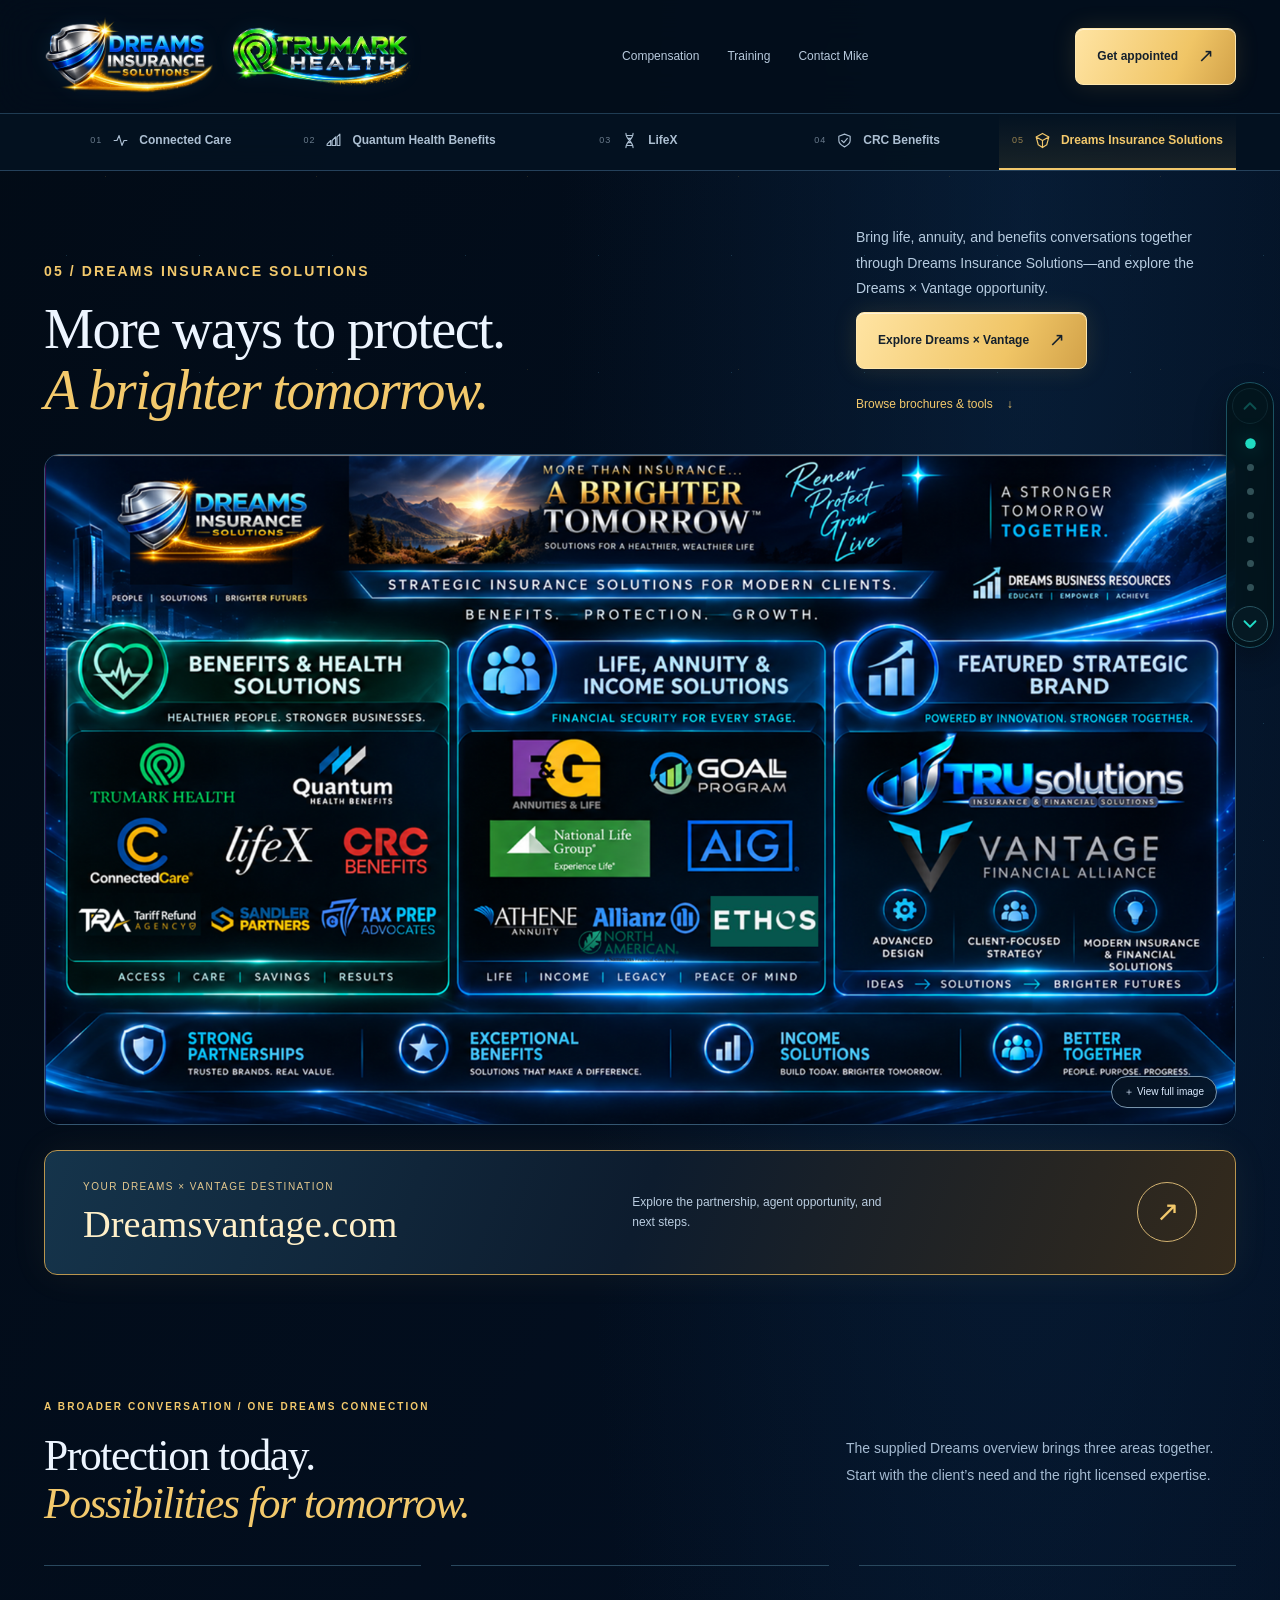
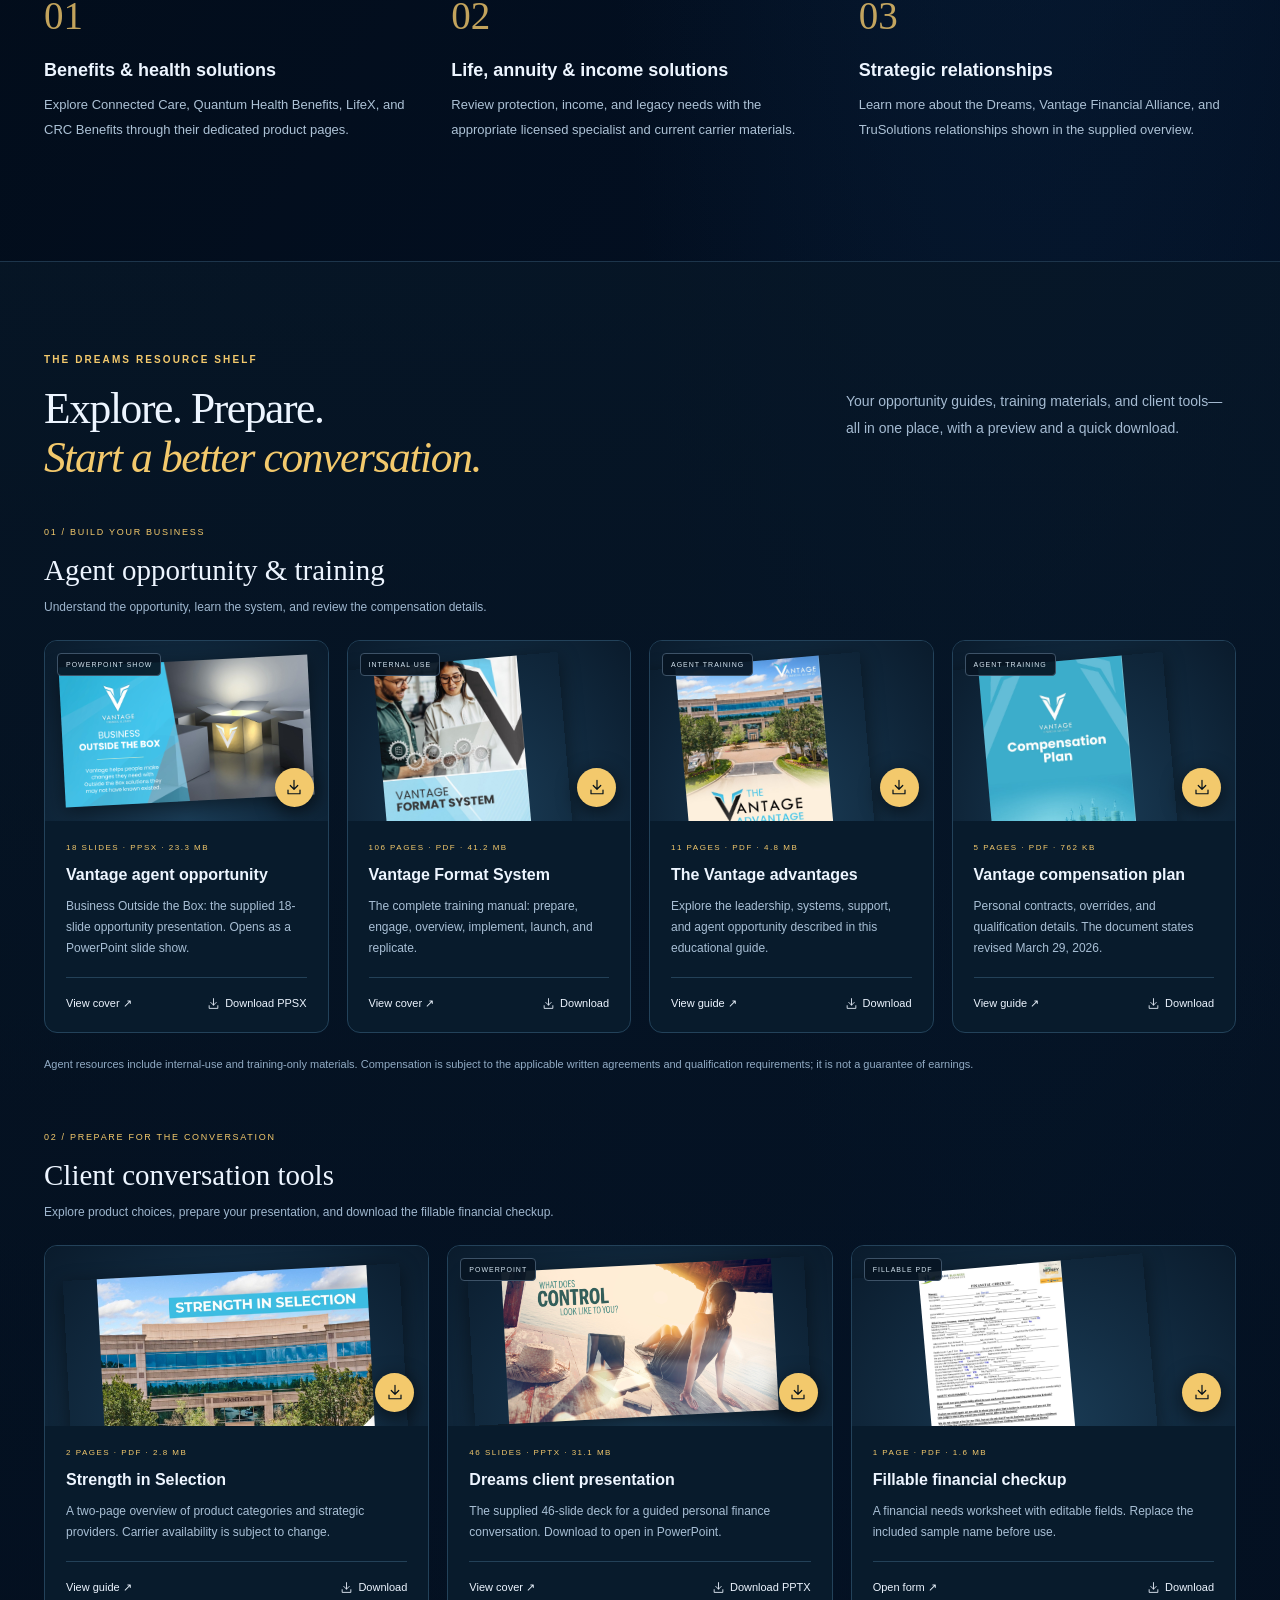
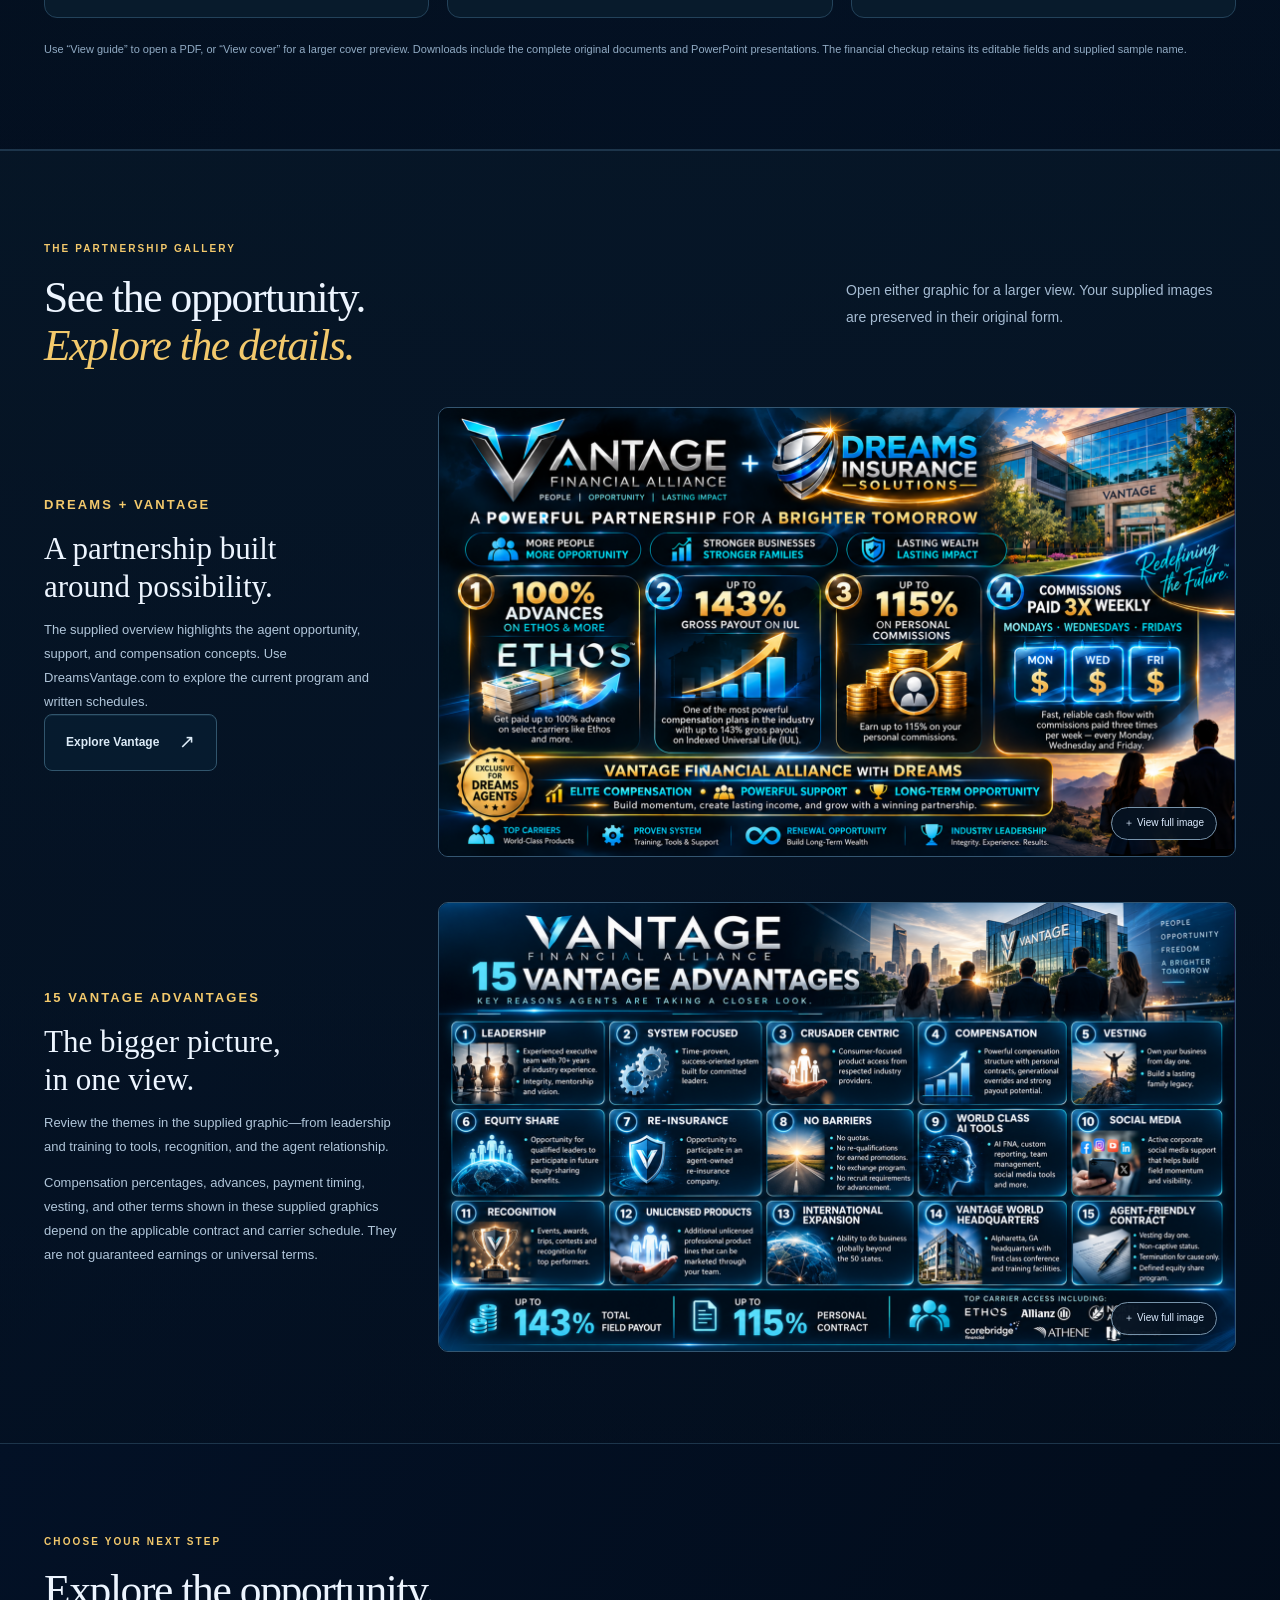
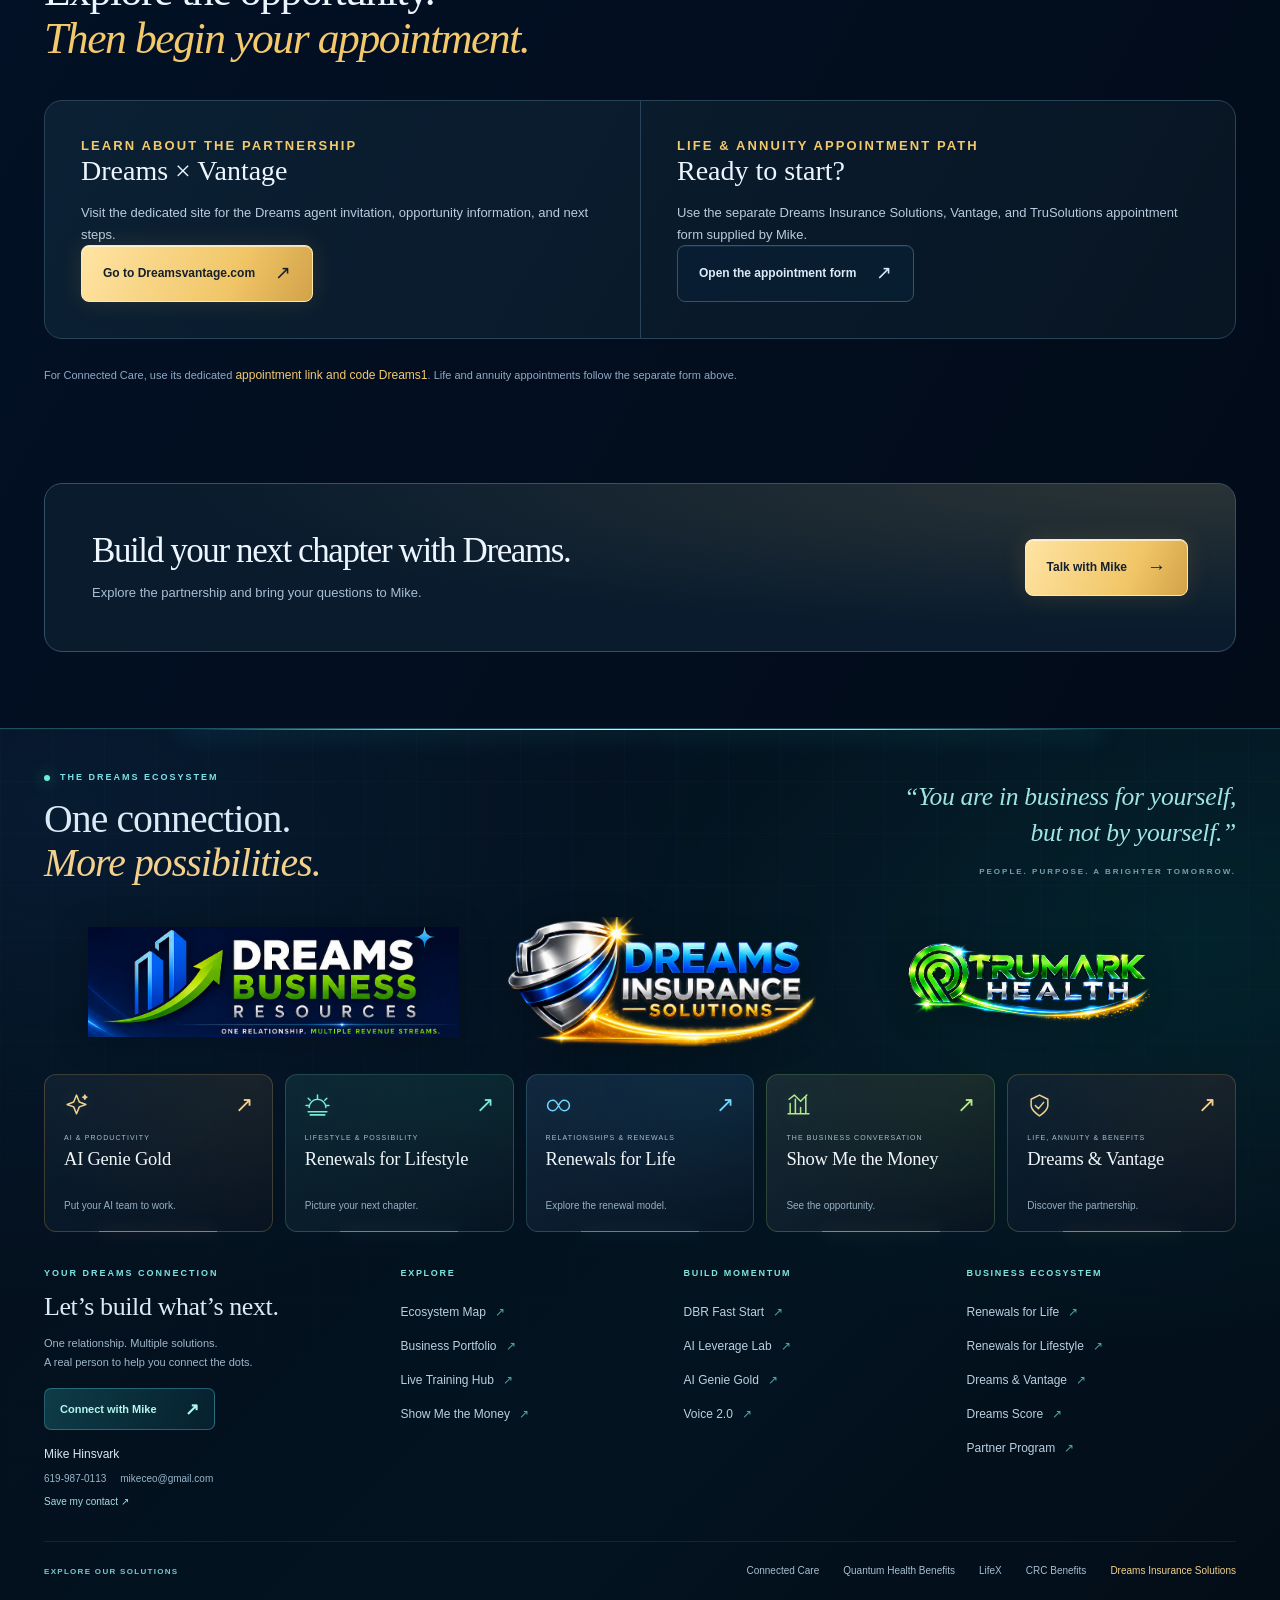
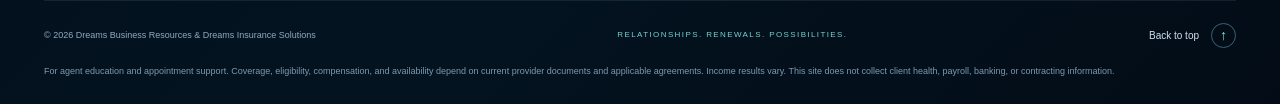
<file: dreams-insurance.html>
<!doctype html><html lang="en"><head><meta charset="utf-8"><meta name="viewport" content="width=device-width,initial-scale=1"><title>Dreams Insurance Solutions · Dreams Agent Hub</title><meta name="description" content="Explore Dreams Insurance Solutions, the Dreams Vantage partnership, and the life and annuity appointment path."><meta name="theme-color" content="#020b16"><link rel="icon" href="assets/trumark-favicon.svg" type="image/svg+xml"><link rel="stylesheet" href="styles.css"><link rel="stylesheet" href="products.css"><link rel="stylesheet" href="ecosystem-footer.css"><script type="module" src="products.js"></script><script type="module" src="resource-downloads.js"></script><link rel="stylesheet" href="page-navigation.css"><link rel="canonical" href="https://trumark.health/dreams-insurance.html"></head><body class="product-page dis-page"><a class="skip" href="#main">Skip to content</a><header class="site-header"><a class="header-brand-logos" href="index.html" aria-label="Dreams Insurance Solutions and Trumark Health home"><img class="header-dreams-logo" src="assets/dreams-gold-hero.png" alt="Dreams Insurance Solutions" width="1536" height="1024" fetchpriority="high"><img class="header-trumark-logo" src="assets/trumark-health-hero.png" alt="Trumark Health" width="1921" height="819" fetchpriority="high"></a><nav aria-label="Main navigation" id="main-nav"><a href="index.html#compensation">Compensation</a><a href="index.html#training">Training</a><a href="#contact">Contact Mike</a></nav><a class="button button-gold header-cta" href="https://contracting.usainsure.com/dreamsconnectedcare" target="_blank" rel="noopener noreferrer">Get appointed <span aria-hidden="true">↗</span></a><button class="menu-toggle" id="menu-toggle" aria-expanded="false" aria-controls="main-nav" aria-label="Open navigation">☰</button></header><nav class="product-nav" aria-label="Product pages"><div class="product-nav-inner wrap"><a href="index.html" style="--tab-color:#f3c96c" ><span class="tab-index">01</span><svg viewBox="0 0 24 24" fill="none" stroke="currentColor" stroke-width="1.6" stroke-linecap="round" stroke-linejoin="round" aria-hidden="true"><path d="M3 12h4l3-7 4 14 3-7h4"/></svg><span class="tab-label">Connected Care</span></a><a href="quantum.html" style="--tab-color:#66d8ff" ><span class="tab-index">02</span><svg viewBox="0 0 24 24" fill="none" stroke="currentColor" stroke-width="1.6" stroke-linecap="round" stroke-linejoin="round" aria-hidden="true"><path d="m3 17 5-5v7H3zm7-5 5-5v12h-5zm7-5 4-4v16h-4z"/></svg><span class="tab-label">Quantum Health Benefits</span></a><a href="lifex.html" style="--tab-color:#75eb97" ><span class="tab-index">03</span><svg viewBox="0 0 24 24" fill="none" stroke="currentColor" stroke-width="1.6" stroke-linecap="round" stroke-linejoin="round" aria-hidden="true"><path d="M7 2c0 9 10 11 10 20M17 2C17 11 7 13 7 22M8 5h8M8 19h8M10 9h4M10 15h4"/></svg><span class="tab-label">LifeX</span></a><a href="crc-benefits.html" style="--tab-color:#ff6983" ><span class="tab-index">04</span><svg viewBox="0 0 24 24" fill="none" stroke="currentColor" stroke-width="1.6" stroke-linecap="round" stroke-linejoin="round" aria-hidden="true"><path d="m12 3 8 3v6c0 5-8 9-8 9s-8-4-8-9V6z"/><path d="m8 12 3 3 5-6"/></svg><span class="tab-label">CRC Benefits</span></a><a href="dreams-insurance.html" style="--tab-color:#f3c96c" aria-current="page"><span class="tab-index">05</span><svg viewBox="0 0 24 24" fill="none" stroke="currentColor" stroke-width="1.6" stroke-linecap="round" stroke-linejoin="round" aria-hidden="true"><path d="m12 2 9 5-3 11-6 4-6-4L3 7zM3 7l9 5 9-5M12 12v10"/></svg><span class="tab-label">Dreams Insurance Solutions</span></a></div></nav><main id="main"><section class="dis-hero wrap"><div class="dis-heading"><div><p class="eyebrow">05 / DREAMS INSURANCE SOLUTIONS</p><h1>More ways to protect.<br><em>A brighter tomorrow.</em></h1></div><div><p>Bring life, annuity, and benefits conversations together through Dreams Insurance Solutions—and explore the Dreams × Vantage opportunity.</p><a class="button button-gold" href="https://dreamsvantage.com" target="_blank" rel="noopener noreferrer">Explore Dreams × Vantage<span aria-hidden="true">↗</span></a><a class="resource-jump text-link" href="#brochures">Browse brochures & tools <span aria-hidden="true">↓</span></a></div></div><button class="wide-art" data-lightbox="assets/dis-ecosystem.png" data-title="Dreams Insurance Solutions — benefits, life, annuity, and strategic brands" aria-label="View full image: Dreams Insurance Solutions — benefits, life, annuity, and strategic brands"><img src="assets/dis-ecosystem.png" alt="Dreams Insurance Solutions — benefits, life, annuity, and strategic brands" width="1600" height="900" loading="lazy"></button><a class="vantage-link" href="https://dreamsvantage.com" target="_blank" rel="noopener noreferrer"><div><small>YOUR DREAMS × VANTAGE DESTINATION</small><strong>Dreamsvantage.com</strong></div><p>Explore the partnership, agent opportunity, and next steps.</p><span class="vantage-arrow" aria-hidden="true">↗</span></a></section><section class="section wrap"><div class="section-heading"><div><p class="eyebrow">A BROADER CONVERSATION / ONE DREAMS CONNECTION</p><h2>Protection today.<br><em>Possibilities for tomorrow.</em></h2></div><p>The supplied Dreams overview brings three areas together. Start with the client’s need and the right licensed expertise.</p></div><div class="editorial-grid"><article class="editorial-item"><span class="step-number">01</span><h3>Benefits & health solutions</h3><p>Explore Connected Care, Quantum Health Benefits, LifeX, and CRC Benefits through their dedicated product pages.</p></article><article class="editorial-item"><span class="step-number">02</span><h3>Life, annuity & income solutions</h3><p>Review protection, income, and legacy needs with the appropriate licensed specialist and current carrier materials.</p></article><article class="editorial-item"><span class="step-number">03</span><h3>Strategic relationships</h3><p>Learn more about the Dreams, Vantage Financial Alliance, and TruSolutions relationships shown in the supplied overview.</p></article></div></section><section class="section resource-library dis-resource-library" id="brochures"><div class="wrap"><div class="section-heading"><div><p class="eyebrow">THE DREAMS RESOURCE SHELF</p><h2>Explore. Prepare.<br><em>Start a better conversation.</em></h2></div><p>Your opportunity guides, training materials, and client tools—all in one place, with a preview and a quick download.</p></div><div class="library-group-heading"><span>01 / BUILD YOUR BUSINESS</span><h3>Agent opportunity & training</h3><p>Understand the opportunity, learn the system, and review the compensation details.</p></div><div class="brochure-grid brochure-grid-agent"><article class="brochure-tile  is-landscape"><div class="brochure-cover"><button class="brochure-preview" data-lightbox="assets/covers/vantage-agent-opportunity.jpg" data-title="Vantage agent opportunity — cover preview" aria-label="Preview cover of Vantage agent opportunity"><img src="assets/covers/vantage-agent-opportunity.jpg" alt="Cover of Vantage agent opportunity" loading="lazy" width="1280" height="720"></button><a class="download-icon" href="resource-viewer.html?file=vantage-agent-opportunity&amp;download=1" data-resource-download="vantage-agent-opportunity" aria-label="Download Vantage agent opportunity PPSX" title="Download PPSX"><svg viewBox="0 0 24 24" fill="none" stroke="currentColor" stroke-width="1.6" stroke-linecap="round" stroke-linejoin="round" aria-hidden="true"><path d="M12 3v12m-5-5 5 5 5-5M4 16v5h16v-5"/></svg></a><span class="brochure-badge">POWERPOINT SHOW</span></div><div class="brochure-content"><p class="brochure-meta">18 SLIDES · PPSX · 23.3 MB</p><h3>Vantage agent opportunity</h3><p>Business Outside the Box: the supplied 18-slide opportunity presentation. Opens as a PowerPoint slide show.</p><div class="brochure-actions"><button data-lightbox="assets/covers/vantage-agent-opportunity.jpg" data-title="Vantage agent opportunity — cover preview">View cover ↗</button><a href="resource-viewer.html?file=vantage-agent-opportunity&amp;download=1" data-resource-download="vantage-agent-opportunity" aria-label="Download Vantage agent opportunity"><svg viewBox="0 0 24 24" fill="none" stroke="currentColor" stroke-width="1.6" stroke-linecap="round" stroke-linejoin="round" aria-hidden="true"><path d="M12 3v12m-5-5 5 5 5-5M4 16v5h16v-5"/></svg> Download PPSX</a></div></div></article><article class="brochure-tile "><div class="brochure-cover"><button class="brochure-preview" data-lightbox="assets/covers/vantage-format-system.jpg" data-title="Vantage Format System — cover preview" aria-label="Preview cover of Vantage Format System"><img src="assets/covers/vantage-format-system.jpg" alt="Cover of Vantage Format System" loading="lazy" width="696" height="900"></button><a class="download-icon" href="resource-viewer.html?file=vantage-format-system&amp;download=1" data-resource-download="vantage-format-system" aria-label="Download Vantage Format System PDF" title="Download PDF"><svg viewBox="0 0 24 24" fill="none" stroke="currentColor" stroke-width="1.6" stroke-linecap="round" stroke-linejoin="round" aria-hidden="true"><path d="M12 3v12m-5-5 5 5 5-5M4 16v5h16v-5"/></svg></a><span class="brochure-badge">INTERNAL USE</span></div><div class="brochure-content"><p class="brochure-meta">106 PAGES · PDF · 41.2 MB</p><h3>Vantage Format System</h3><p>The complete training manual: prepare, engage, overview, implement, launch, and replicate.</p><div class="brochure-actions"><button data-lightbox="assets/covers/vantage-format-system.jpg" data-title="Vantage Format System — cover preview">View cover ↗</button><a href="resource-viewer.html?file=vantage-format-system&amp;download=1" data-resource-download="vantage-format-system" aria-label="Download Vantage Format System"><svg viewBox="0 0 24 24" fill="none" stroke="currentColor" stroke-width="1.6" stroke-linecap="round" stroke-linejoin="round" aria-hidden="true"><path d="M12 3v12m-5-5 5 5 5-5M4 16v5h16v-5"/></svg> Download</a></div></div></article><article class="brochure-tile "><div class="brochure-cover"><a href="brochures/vantage-advantages.pdf" target="_blank" rel="noopener" aria-label="Preview The Vantage advantages"><img src="assets/covers/vantage-advantages.jpg" alt="Cover of The Vantage advantages" loading="lazy" width="696" height="900"></a><a class="download-icon" href="brochures/vantage-advantages.pdf" download aria-label="Download The Vantage advantages PDF" title="Download PDF"><svg viewBox="0 0 24 24" fill="none" stroke="currentColor" stroke-width="1.6" stroke-linecap="round" stroke-linejoin="round" aria-hidden="true"><path d="M12 3v12m-5-5 5 5 5-5M4 16v5h16v-5"/></svg></a><span class="brochure-badge">AGENT TRAINING</span></div><div class="brochure-content"><p class="brochure-meta">11 PAGES · PDF · 4.8 MB</p><h3>The Vantage advantages</h3><p>Explore the leadership, systems, support, and agent opportunity described in this educational guide.</p><div class="brochure-actions"><a href="brochures/vantage-advantages.pdf" target="_blank" rel="noopener">View guide ↗</a><a href="brochures/vantage-advantages.pdf" download aria-label="Download The Vantage advantages"><svg viewBox="0 0 24 24" fill="none" stroke="currentColor" stroke-width="1.6" stroke-linecap="round" stroke-linejoin="round" aria-hidden="true"><path d="M12 3v12m-5-5 5 5 5-5M4 16v5h16v-5"/></svg> Download</a></div></div></article><article class="brochure-tile "><div class="brochure-cover"><a href="brochures/vantage-compensation-plan.pdf" target="_blank" rel="noopener" aria-label="Preview Vantage compensation plan"><img src="assets/covers/vantage-compensation-plan.jpg" alt="Cover of Vantage compensation plan" loading="lazy" width="696" height="900"></a><a class="download-icon" href="brochures/vantage-compensation-plan.pdf" download aria-label="Download Vantage compensation plan PDF" title="Download PDF"><svg viewBox="0 0 24 24" fill="none" stroke="currentColor" stroke-width="1.6" stroke-linecap="round" stroke-linejoin="round" aria-hidden="true"><path d="M12 3v12m-5-5 5 5 5-5M4 16v5h16v-5"/></svg></a><span class="brochure-badge">AGENT TRAINING</span></div><div class="brochure-content"><p class="brochure-meta">5 PAGES · PDF · 762 KB</p><h3>Vantage compensation plan</h3><p>Personal contracts, overrides, and qualification details. The document states revised March 29, 2026.</p><div class="brochure-actions"><a href="brochures/vantage-compensation-plan.pdf" target="_blank" rel="noopener">View guide ↗</a><a href="brochures/vantage-compensation-plan.pdf" download aria-label="Download Vantage compensation plan"><svg viewBox="0 0 24 24" fill="none" stroke="currentColor" stroke-width="1.6" stroke-linecap="round" stroke-linejoin="round" aria-hidden="true"><path d="M12 3v12m-5-5 5 5 5-5M4 16v5h16v-5"/></svg> Download</a></div></div></article></div><p class="library-note">Agent resources include internal-use and training-only materials. Compensation is subject to the applicable written agreements and qualification requirements; it is not a guarantee of earnings.</p><div class="library-group-heading"><span>02 / PREPARE FOR THE CONVERSATION</span><h3>Client conversation tools</h3><p>Explore product choices, prepare your presentation, and download the fillable financial checkup.</p></div><div class="brochure-grid"><article class="brochure-tile  is-landscape"><div class="brochure-cover"><a href="brochures/vantage-strength-in-selection.pdf" target="_blank" rel="noopener" aria-label="Preview Strength in Selection"><img src="assets/covers/vantage-strength-in-selection.jpg" alt="Cover of Strength in Selection" loading="lazy" width="900" height="696"></a><a class="download-icon" href="brochures/vantage-strength-in-selection.pdf" download aria-label="Download Strength in Selection PDF" title="Download PDF"><svg viewBox="0 0 24 24" fill="none" stroke="currentColor" stroke-width="1.6" stroke-linecap="round" stroke-linejoin="round" aria-hidden="true"><path d="M12 3v12m-5-5 5 5 5-5M4 16v5h16v-5"/></svg></a></div><div class="brochure-content"><p class="brochure-meta">2 PAGES · PDF · 2.8 MB</p><h3>Strength in Selection</h3><p>A two-page overview of product categories and strategic providers. Carrier availability is subject to change.</p><div class="brochure-actions"><a href="brochures/vantage-strength-in-selection.pdf" target="_blank" rel="noopener">View guide ↗</a><a href="brochures/vantage-strength-in-selection.pdf" download aria-label="Download Strength in Selection"><svg viewBox="0 0 24 24" fill="none" stroke="currentColor" stroke-width="1.6" stroke-linecap="round" stroke-linejoin="round" aria-hidden="true"><path d="M12 3v12m-5-5 5 5 5-5M4 16v5h16v-5"/></svg> Download</a></div></div></article><article class="brochure-tile  is-landscape"><div class="brochure-cover"><button class="brochure-preview" data-lightbox="assets/covers/dreams-client-presentation.jpg" data-title="Dreams client presentation — cover preview" aria-label="Preview cover of Dreams client presentation"><img src="assets/covers/dreams-client-presentation.jpg" alt="Cover of Dreams client presentation" loading="lazy" width="1920" height="1080"></button><a class="download-icon" href="resource-viewer.html?file=dreams-client-presentation&amp;download=1" data-resource-download="dreams-client-presentation" aria-label="Download Dreams client presentation PPTX" title="Download PPTX"><svg viewBox="0 0 24 24" fill="none" stroke="currentColor" stroke-width="1.6" stroke-linecap="round" stroke-linejoin="round" aria-hidden="true"><path d="M12 3v12m-5-5 5 5 5-5M4 16v5h16v-5"/></svg></a><span class="brochure-badge">POWERPOINT</span></div><div class="brochure-content"><p class="brochure-meta">46 SLIDES · PPTX · 31.1 MB</p><h3>Dreams client presentation</h3><p>The supplied 46-slide deck for a guided personal finance conversation. Download to open in PowerPoint.</p><div class="brochure-actions"><button data-lightbox="assets/covers/dreams-client-presentation.jpg" data-title="Dreams client presentation — cover preview">View cover ↗</button><a href="resource-viewer.html?file=dreams-client-presentation&amp;download=1" data-resource-download="dreams-client-presentation" aria-label="Download Dreams client presentation"><svg viewBox="0 0 24 24" fill="none" stroke="currentColor" stroke-width="1.6" stroke-linecap="round" stroke-linejoin="round" aria-hidden="true"><path d="M12 3v12m-5-5 5 5 5-5M4 16v5h16v-5"/></svg> Download PPTX</a></div></div></article><article class="brochure-tile "><div class="brochure-cover"><a href="brochures/dreams-financial-checkup.pdf" target="_blank" rel="noopener" aria-label="Preview Fillable financial checkup"><img src="assets/covers/dreams-financial-checkup.jpg" alt="Cover of Fillable financial checkup" loading="lazy" width="696" height="900"></a><a class="download-icon" href="brochures/dreams-financial-checkup.pdf" download aria-label="Download Fillable financial checkup PDF" title="Download PDF"><svg viewBox="0 0 24 24" fill="none" stroke="currentColor" stroke-width="1.6" stroke-linecap="round" stroke-linejoin="round" aria-hidden="true"><path d="M12 3v12m-5-5 5 5 5-5M4 16v5h16v-5"/></svg></a><span class="brochure-badge">FILLABLE PDF</span></div><div class="brochure-content"><p class="brochure-meta">1 PAGE · PDF · 1.6 MB</p><h3>Fillable financial checkup</h3><p>A financial needs worksheet with editable fields. Replace the included sample name before use.</p><div class="brochure-actions"><a href="brochures/dreams-financial-checkup.pdf" target="_blank" rel="noopener">Open form ↗</a><a href="brochures/dreams-financial-checkup.pdf" download aria-label="Download Fillable financial checkup"><svg viewBox="0 0 24 24" fill="none" stroke="currentColor" stroke-width="1.6" stroke-linecap="round" stroke-linejoin="round" aria-hidden="true"><path d="M12 3v12m-5-5 5 5 5-5M4 16v5h16v-5"/></svg> Download</a></div></div></article></div><p class="library-note">Use “View guide” to open a PDF, or “View cover” for a larger cover preview. Downloads include the complete original documents and PowerPoint presentations. The financial checkup retains its editable fields and supplied sample name.</p></div></section><section class="section resource-library"><div class="wrap"><div class="section-heading"><div><p class="eyebrow">THE PARTNERSHIP GALLERY</p><h2>See the opportunity.<br><em>Explore the details.</em></h2></div><p>Open either graphic for a larger view. Your supplied images are preserved in their original form.</p></div><div class="visual-story"><article><div><p class="eyebrow">DREAMS + VANTAGE</p><h3>A partnership built<br>around possibility.</h3><p>The supplied overview highlights the agent opportunity, support, and compensation concepts. Use DreamsVantage.com to explore the current program and written schedules.</p><a class="button button-outline" href="https://dreamsvantage.com" target="_blank" rel="noopener noreferrer">Explore Vantage<span aria-hidden="true">↗</span></a></div><button class="wide-art" data-lightbox="assets/dis-vantage-partnership.png" data-title="Vantage Financial Alliance + Dreams Insurance Solutions partnership overview" aria-label="View full image: Vantage Financial Alliance + Dreams Insurance Solutions partnership overview"><img src="assets/dis-vantage-partnership.png" alt="Vantage Financial Alliance + Dreams Insurance Solutions partnership overview" width="1600" height="900" loading="lazy"></button></article><article><div><p class="eyebrow">15 VANTAGE ADVANTAGES</p><h3>The bigger picture,<br>in one view.</h3><p>Review the themes in the supplied graphic—from leadership and training to tools, recognition, and the agent relationship.</p><p class="visual-source">Compensation percentages, advances, payment timing, vesting, and other terms shown in these supplied graphics depend on the applicable contract and carrier schedule. They are not guaranteed earnings or universal terms.</p></div><button class="wide-art" data-lightbox="assets/dis-vantage-advantages.png" data-title="15 Vantage Advantages — supplied agent opportunity graphic" aria-label="View full image: 15 Vantage Advantages — supplied agent opportunity graphic"><img src="assets/dis-vantage-advantages.png" alt="15 Vantage Advantages — supplied agent opportunity graphic" width="1600" height="900" loading="lazy"></button></article></div></div></section><section class="section wrap"><div class="section-heading"><div><p class="eyebrow">CHOOSE YOUR NEXT STEP</p><h2>Explore the opportunity.<br><em>Then begin your appointment.</em></h2></div></div><div class="contrast-panel"><div><p class="eyebrow">LEARN ABOUT THE PARTNERSHIP</p><h3>Dreams × Vantage</h3><p>Visit the dedicated site for the Dreams agent invitation, opportunity information, and next steps.</p><a class="button button-gold" href="https://dreamsvantage.com" target="_blank" rel="noopener noreferrer">Go to Dreamsvantage.com<span aria-hidden="true">↗</span></a></div><div><p class="eyebrow">LIFE & ANNUITY APPOINTMENT PATH</p><h3>Ready to start?</h3><p>Use the separate Dreams Insurance Solutions, Vantage, and TruSolutions appointment form supplied by Mike.</p><a class="button button-outline" href="https://form.jotform.com/252424912692156" target="_blank" rel="noopener noreferrer">Open the appointment form<span aria-hidden="true">↗</span></a></div></div><p class="note-line">For Connected Care, use its dedicated <a class="text-link" href="index.html#appointment">appointment link and code Dreams1</a>. Life and annuity appointments follow the separate form above.</p></section><section class="product-close wrap"><div><h2>Build your next chapter with Dreams.</h2><p>Explore the partnership and bring your questions to Mike.</p></div><a class="button button-gold" href="mailto:mikeceo@gmail.com?subject=Dreams%20Insurance%20Solutions%20opportunity" >Talk with Mike<span aria-hidden="true">→</span></a></section></main><footer class="ecosystem-footer" id="contact" aria-labelledby="ecosystem-heading">
  <div class="eco-horizon" aria-hidden="true"></div>
  <div class="wrap eco-inner">
    <div class="eco-intro">
      <div><p class="eco-kicker"><span aria-hidden="true"></span>THE DREAMS ECOSYSTEM</p><h2 id="ecosystem-heading">One connection.<br><em>More possibilities.</em></h2></div>
      <blockquote>“You are in business for yourself,<br>but not by yourself.”<span>PEOPLE. PURPOSE. A BRIGHTER TOMORROW.</span></blockquote>
    </div>
    <div class="eco-brands" aria-label="The Dreams family of brands">
      <a href="https://dreams.ceo/" target="_blank" rel="noopener noreferrer" aria-label="Explore Dreams Business Resources"><img class="eco-dbr" src="assets/dbr-business-resources.png" width="1003" height="298" loading="lazy" alt="Dreams Business Resources — One relationship. Multiple revenue streams."></a>
      <a href="dreams-insurance.html" aria-label="Explore Dreams Insurance Solutions"><img class="eco-dis" src="assets/dreams-gold-hero.png" width="1536" height="1024" loading="lazy" alt="Dreams Insurance Solutions"></a>
      <a href="index.html" aria-label="Explore Trumark Health benefits"><img class="eco-trumark" src="assets/trumark-health-hero.png" width="1921" height="819" loading="lazy" alt="Trumark Health"></a>
    </div>
    <nav class="eco-featured" aria-label="Featured Dreams destinations"><a class="eco-destination eco-genie" href="https://aigeniedatabase.com/gold" target="_blank" rel="noopener noreferrer"><div class="eco-card-top"><span class="eco-icon"><svg viewBox="0 0 24 24" fill="none" stroke="currentColor" stroke-width="1.45" stroke-linecap="round" stroke-linejoin="round" aria-hidden="true"><path d="m12 2 2.7 6.7L21 11l-6.3 2.3L12 20l-2.7-6.7L3 11l6.3-2.3L12 2Z"/><path d="m20 2 .7 1.7L22 4l-1.3.5L20 6l-.7-1.5L18 4l1.3-.3L20 2Z"/></svg></span><span aria-hidden="true">↗</span></div><span class="eco-card-kicker">AI & PRODUCTIVITY</span><strong>AI Genie Gold</strong><small>Put your AI team to work.</small></a><a class="eco-destination eco-lifestyle" href="https://renewalsforlifestyle.com/" target="_blank" rel="noopener noreferrer"><div class="eco-card-top"><span class="eco-icon"><svg viewBox="0 0 24 24" fill="none" stroke="currentColor" stroke-width="1.45" stroke-linecap="round" stroke-linejoin="round" aria-hidden="true"><path d="M3 18h18M5 21h14M4 14a8 8 0 0 1 16 0M12 2v3M3 5l2 2M21 5l-2 2M1 12h3M20 12h3"/></svg></span><span aria-hidden="true">↗</span></div><span class="eco-card-kicker">LIFESTYLE & POSSIBILITY</span><strong>Renewals for Lifestyle</strong><small>Picture your next chapter.</small></a><a class="eco-destination eco-renewals" href="https://renewalsforlife.info/" target="_blank" rel="noopener noreferrer"><div class="eco-card-top"><span class="eco-icon"><svg viewBox="0 0 24 24" fill="none" stroke="currentColor" stroke-width="1.45" stroke-linecap="round" stroke-linejoin="round" aria-hidden="true"><path d="M12 12c-2-4-3-5-5.5-5a5 5 0 0 0 0 10C9 17 10 16 12 12Zm0 0c2-4 3-5 5.5-5a5 5 0 0 1 0 10C15 17 14 16 12 12Z"/></svg></span><span aria-hidden="true">↗</span></div><span class="eco-card-kicker">RELATIONSHIPS & RENEWALS</span><strong>Renewals for Life</strong><small>Explore the renewal model.</small></a><a class="eco-destination eco-money" href="https://showmethemoney.pro/dreams/" target="_blank" rel="noopener noreferrer"><div class="eco-card-top"><span class="eco-icon"><svg viewBox="0 0 24 24" fill="none" stroke="currentColor" stroke-width="1.45" stroke-linecap="round" stroke-linejoin="round" aria-hidden="true"><path d="M4 20V10m5 10V6m5 14v-6m5 6V3M2 20h20M3 6l5-4 6 6 6-6"/></svg></span><span aria-hidden="true">↗</span></div><span class="eco-card-kicker">THE BUSINESS CONVERSATION</span><strong>Show Me the Money</strong><small>See the opportunity.</small></a><a class="eco-destination eco-vantage" href="https://dreamsvantage.com/" target="_blank" rel="noopener noreferrer"><div class="eco-card-top"><span class="eco-icon"><svg viewBox="0 0 24 24" fill="none" stroke="currentColor" stroke-width="1.45" stroke-linecap="round" stroke-linejoin="round" aria-hidden="true"><path d="m12 2 8 4v6c0 5-8 10-8 10S4 17 4 12V6l8-4Z"/><path d="m8 12 3 3 5-6"/></svg></span><span aria-hidden="true">↗</span></div><span class="eco-card-kicker">LIFE, ANNUITY & BENEFITS</span><strong>Dreams & Vantage</strong><small>Discover the partnership.</small></a></nav>
    <div class="eco-directory">
      <div class="eco-contact"><p class="eco-label">YOUR DREAMS CONNECTION</p><h3>Let’s build what’s next.</h3><p>One relationship. Multiple solutions.<br>A real person to help you connect the dots.</p><a class="eco-contact-button" href="mailto:mikeceo@gmail.com">Connect with Mike<span aria-hidden="true">↗</span></a><div class="eco-person"><strong>Mike Hinsvark</strong><a href="tel:+16199870113">619-987-0113</a><a href="mailto:mikeceo@gmail.com">mikeceo@gmail.com</a><a class="eco-save-contact" href="https://lcardapp.com/lcard/mikeceo-82581" target="_blank" rel="noopener noreferrer">Save my contact <span aria-hidden="true">↗</span></a></div></div>
      <nav class="eco-link-column" aria-label="Ecosystem exploration"><h3>Explore</h3><ul><li><a href="https://dreamsfaststart.com/ecosystem.html" target="_blank" rel="noopener noreferrer">Ecosystem Map<span aria-hidden="true">↗</span></a></li><li><a href="https://dreamsfaststart.com/portfolio.html" target="_blank" rel="noopener noreferrer">Business Portfolio<span aria-hidden="true">↗</span></a></li><li><a href="https://dreamsfaststart.com/livetrainings/" target="_blank" rel="noopener noreferrer">Live Training Hub<span aria-hidden="true">↗</span></a></li><li><a href="https://showmethemoney.pro/dreams/" target="_blank" rel="noopener noreferrer">Show Me the Money<span aria-hidden="true">↗</span></a></li></ul></nav>
      <nav class="eco-link-column" aria-label="Learning and AI resources"><h3>Build momentum</h3><ul><li><a href="https://dreamsfaststart.com/" target="_blank" rel="noopener noreferrer">DBR Fast Start<span aria-hidden="true">↗</span></a></li><li><a href="https://aileveragelab.pro/" target="_blank" rel="noopener noreferrer">AI Leverage Lab<span aria-hidden="true">↗</span></a></li><li><a href="https://aigeniedatabase.com/gold" target="_blank" rel="noopener noreferrer">AI Genie Gold<span aria-hidden="true">↗</span></a></li><li><a href="https://voice-20-sales-agent.mikeceo1840.chatgpt.site/#top" target="_blank" rel="noopener noreferrer">Voice 2.0<span aria-hidden="true">↗</span></a></li></ul></nav>
      <nav class="eco-link-column" aria-label="Business opportunity ecosystem"><h3>Business ecosystem</h3><ul><li><a href="https://renewalsforlife.info/" target="_blank" rel="noopener noreferrer">Renewals for Life<span aria-hidden="true">↗</span></a></li><li><a href="https://renewalsforlifestyle.com/" target="_blank" rel="noopener noreferrer">Renewals for Lifestyle<span aria-hidden="true">↗</span></a></li><li><a href="https://dreamsvantage.com/" target="_blank" rel="noopener noreferrer">Dreams & Vantage<span aria-hidden="true">↗</span></a></li><li><a href="https://dreamsscores.com/?refid=AA0233" target="_blank" rel="noopener noreferrer">Dreams Score<span aria-hidden="true">↗</span></a></li><li><a href="https://strategicpartners.pro/" target="_blank" rel="noopener noreferrer">Partner Program<span aria-hidden="true">↗</span></a></li></ul></nav>
    </div>
    <nav class="eco-products" aria-label="Explore all products"><span>EXPLORE OUR SOLUTIONS</span><a href="index.html" >Connected Care</a><a href="quantum.html" >Quantum Health Benefits</a><a href="lifex.html" >LifeX</a><a href="crc-benefits.html" >CRC Benefits</a><a href="dreams-insurance.html" aria-current="page">Dreams Insurance Solutions</a></nav>
    <div class="eco-bottom"><span>© 2026 Dreams Business Resources & Dreams Insurance Solutions</span><span class="eco-signoff">RELATIONSHIPS. RENEWALS. POSSIBILITIES.</span><a href="#main">Back to top <span aria-hidden="true">↑</span></a></div>
    <p class="eco-note">For agent education and appointment support. Coverage, eligibility, compensation, and availability depend on current provider documents and applicable agreements. Income results vary. This site does not collect client health, payroll, banking, or contracting information.</p>
  </div>
</footer><dialog class="lightbox" id="image-lightbox" aria-labelledby="lightbox-title"><div class="lightbox-toolbar"><span id="lightbox-title">Program artwork</span><button id="close-lightbox" aria-label="Close image">×</button></div><img id="lightbox-image" alt=""><a id="lightbox-original" target="_blank" rel="noopener">Open original image in a new tab ↗</a></dialog><nav class="page-scroll-nav" id="page-scroll-nav" aria-label="Page sections" hidden><button type="button" data-scroll="up" aria-label="Scroll to previous section" title="Previous section"><svg viewBox="0 0 24 24" fill="none" stroke="currentColor" stroke-width="2" stroke-linecap="round" stroke-linejoin="round" aria-hidden="true"><path d="m6 15 6-6 6 6"/></svg></button><div class="page-scroll-dots"></div><button type="button" data-scroll="down" aria-label="Scroll to next section" title="Next section"><svg viewBox="0 0 24 24" fill="none" stroke="currentColor" stroke-width="2" stroke-linecap="round" stroke-linejoin="round" aria-hidden="true"><path d="m6 9 6 6 6-6"/></svg></button></nav></body></html>
</file>
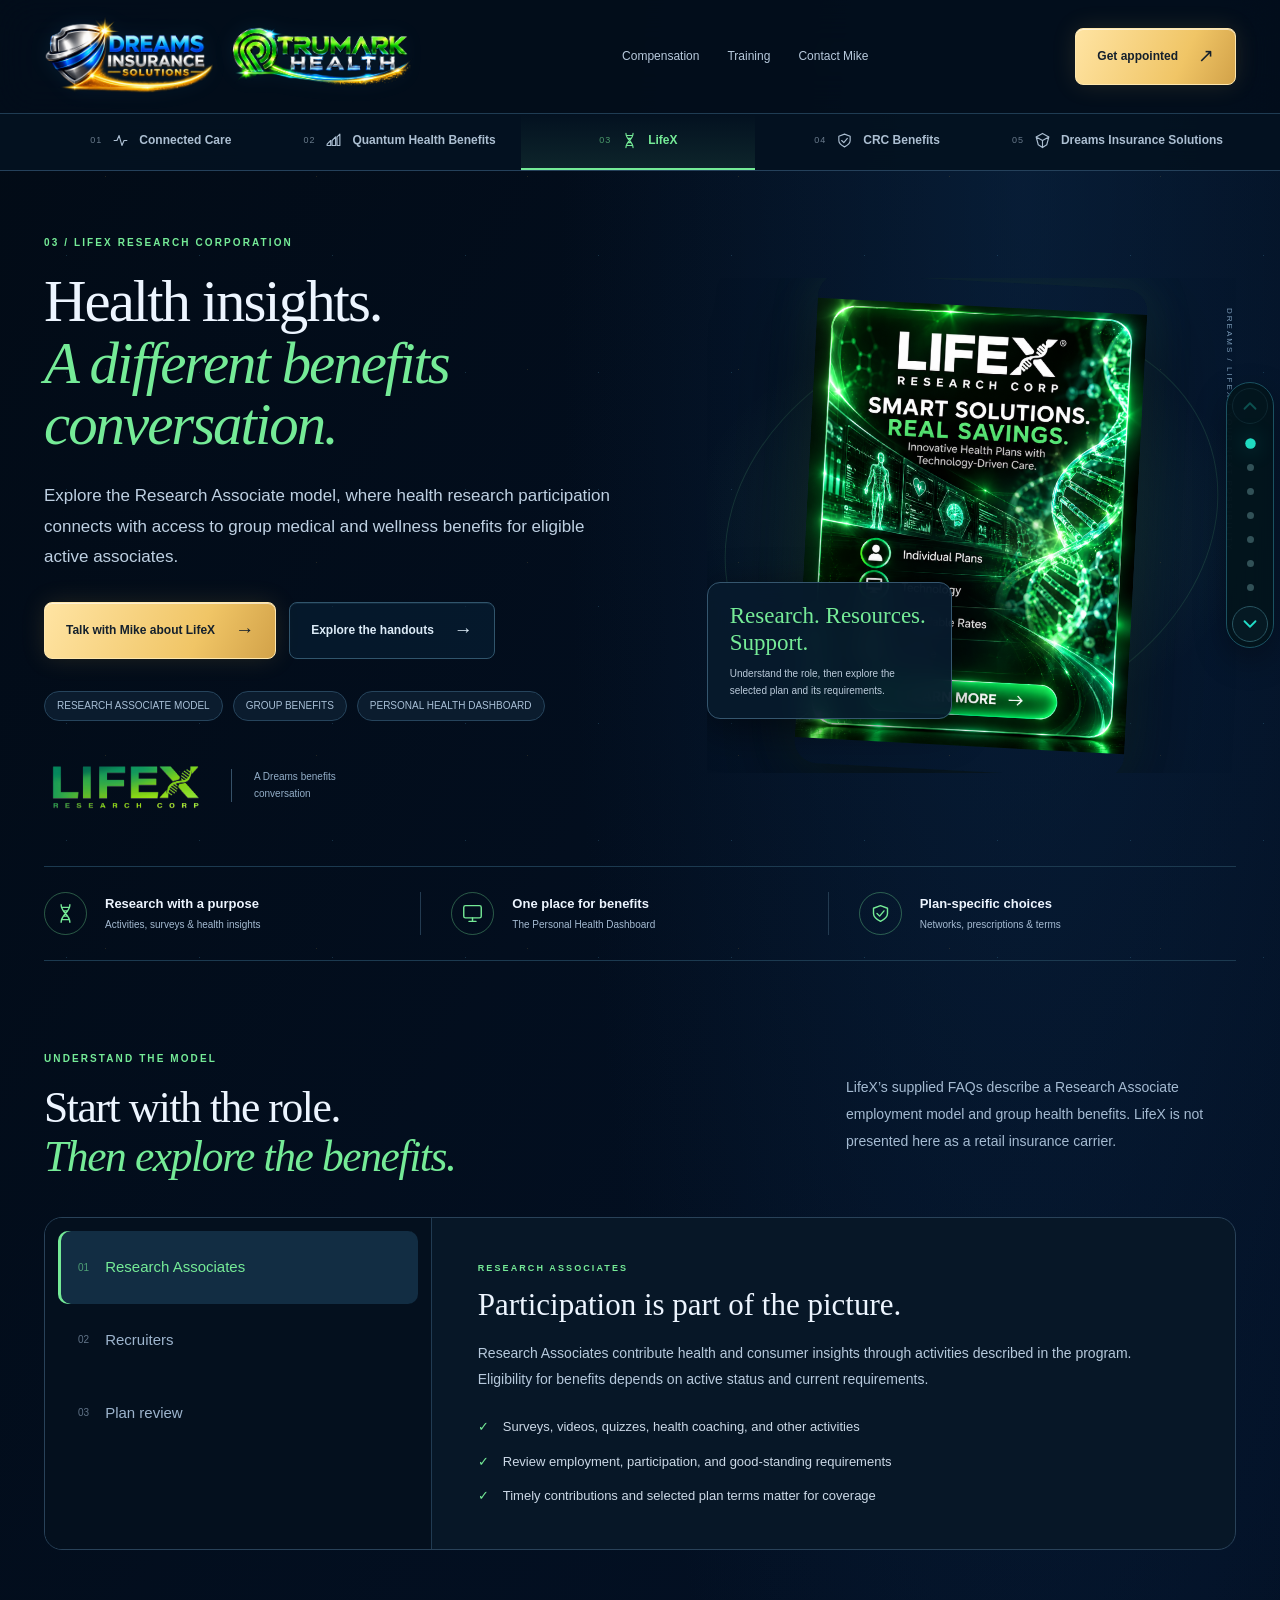
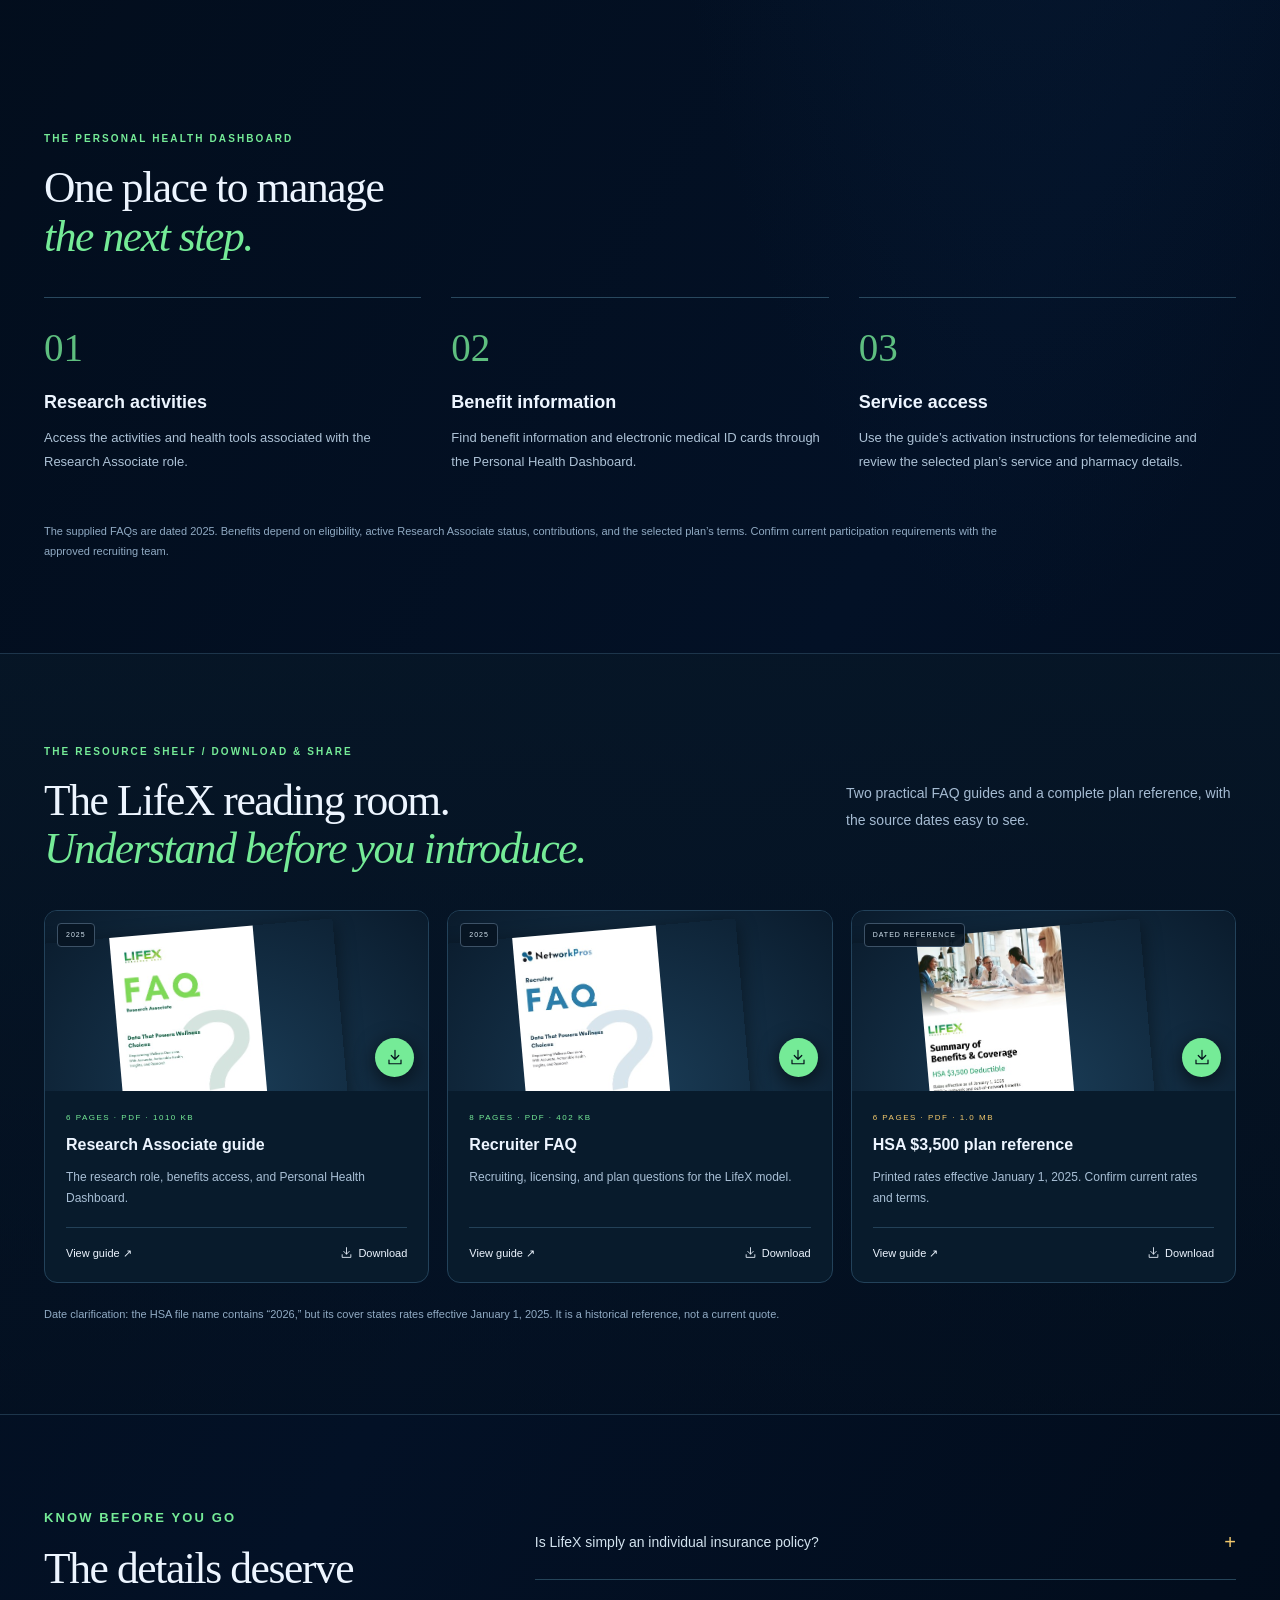
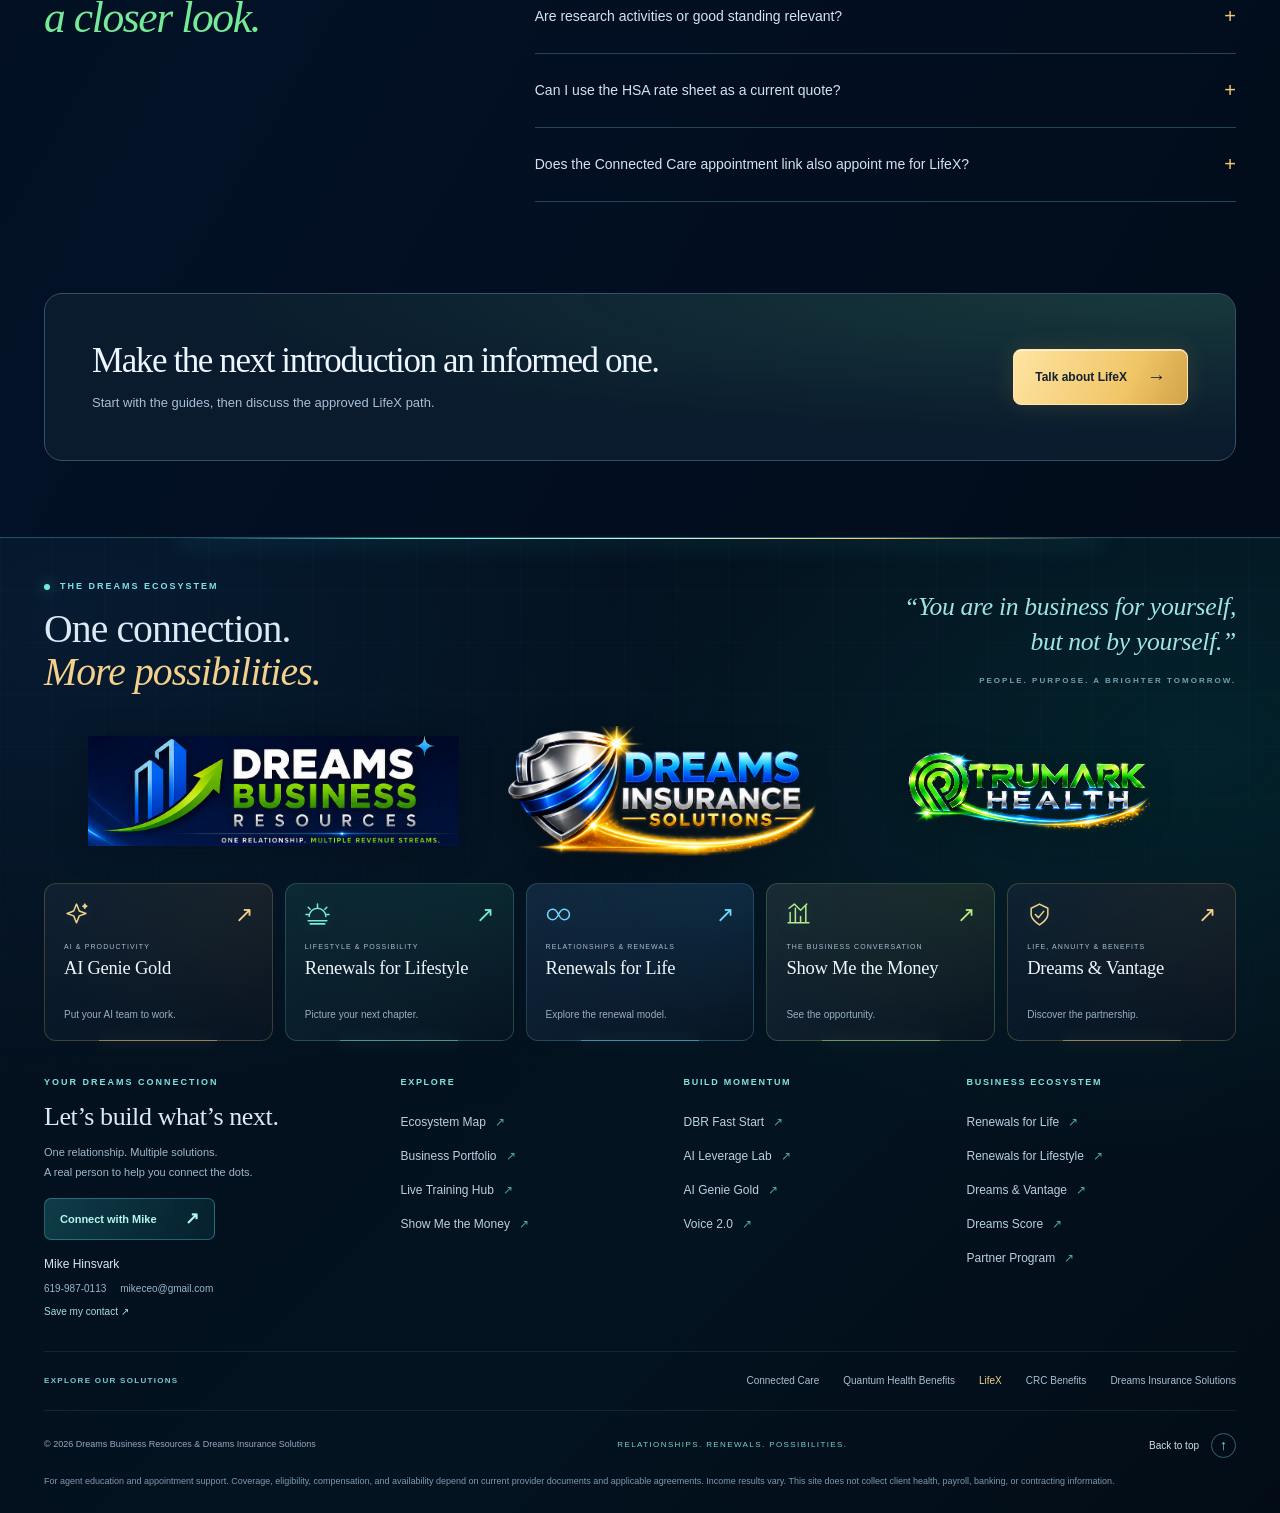
<file: lifex.html>
<!doctype html><html lang="en"><head><meta charset="utf-8"><meta name="viewport" content="width=device-width,initial-scale=1"><title>LifeX Research Corp · Dreams Agent Hub</title><meta name="description" content="Understand the LifeX Research Associate model, group benefits, and downloadable guides."><meta name="theme-color" content="#020b16"><link rel="icon" href="assets/trumark-favicon.svg" type="image/svg+xml"><link rel="stylesheet" href="styles.css"><link rel="stylesheet" href="products.css"><link rel="stylesheet" href="ecosystem-footer.css"><script type="module" src="products.js"></script><link rel="stylesheet" href="page-navigation.css"><link rel="canonical" href="https://trumark.health/lifex.html"></head><body class="product-page lifex-page"><a class="skip" href="#main">Skip to content</a><header class="site-header"><a class="header-brand-logos" href="index.html" aria-label="Dreams Insurance Solutions and Trumark Health home"><img class="header-dreams-logo" src="assets/dreams-gold-hero.png" alt="Dreams Insurance Solutions" width="1536" height="1024" fetchpriority="high"><img class="header-trumark-logo" src="assets/trumark-health-hero.png" alt="Trumark Health" width="1921" height="819" fetchpriority="high"></a><nav aria-label="Main navigation" id="main-nav"><a href="index.html#compensation">Compensation</a><a href="index.html#training">Training</a><a href="#contact">Contact Mike</a></nav><a class="button button-gold header-cta" href="https://contracting.usainsure.com/dreamsconnectedcare" target="_blank" rel="noopener noreferrer">Get appointed <span aria-hidden="true">↗</span></a><button class="menu-toggle" id="menu-toggle" aria-expanded="false" aria-controls="main-nav" aria-label="Open navigation">☰</button></header><nav class="product-nav" aria-label="Product pages"><div class="product-nav-inner wrap"><a href="index.html" style="--tab-color:#f3c96c" ><span class="tab-index">01</span><svg viewBox="0 0 24 24" fill="none" stroke="currentColor" stroke-width="1.6" stroke-linecap="round" stroke-linejoin="round" aria-hidden="true"><path d="M3 12h4l3-7 4 14 3-7h4"/></svg><span class="tab-label">Connected Care</span></a><a href="quantum.html" style="--tab-color:#66d8ff" ><span class="tab-index">02</span><svg viewBox="0 0 24 24" fill="none" stroke="currentColor" stroke-width="1.6" stroke-linecap="round" stroke-linejoin="round" aria-hidden="true"><path d="m3 17 5-5v7H3zm7-5 5-5v12h-5zm7-5 4-4v16h-4z"/></svg><span class="tab-label">Quantum Health Benefits</span></a><a href="lifex.html" style="--tab-color:#75eb97" aria-current="page"><span class="tab-index">03</span><svg viewBox="0 0 24 24" fill="none" stroke="currentColor" stroke-width="1.6" stroke-linecap="round" stroke-linejoin="round" aria-hidden="true"><path d="M7 2c0 9 10 11 10 20M17 2C17 11 7 13 7 22M8 5h8M8 19h8M10 9h4M10 15h4"/></svg><span class="tab-label">LifeX</span></a><a href="crc-benefits.html" style="--tab-color:#ff6983" ><span class="tab-index">04</span><svg viewBox="0 0 24 24" fill="none" stroke="currentColor" stroke-width="1.6" stroke-linecap="round" stroke-linejoin="round" aria-hidden="true"><path d="m12 3 8 3v6c0 5-8 9-8 9s-8-4-8-9V6z"/><path d="m8 12 3 3 5-6"/></svg><span class="tab-label">CRC Benefits</span></a><a href="dreams-insurance.html" style="--tab-color:#f3c96c" ><span class="tab-index">05</span><svg viewBox="0 0 24 24" fill="none" stroke="currentColor" stroke-width="1.6" stroke-linecap="round" stroke-linejoin="round" aria-hidden="true"><path d="m12 2 9 5-3 11-6 4-6-4L3 7zM3 7l9 5 9-5M12 12v10"/></svg><span class="tab-label">Dreams Insurance Solutions</span></a></div></nav><main id="main"><section class="product-hero wrap" aria-labelledby="product-title"><div><p class="eyebrow">03 / LIFEX RESEARCH CORPORATION</p><h1 id="product-title">Health insights.<br><em>A different benefits conversation.</em></h1><p class="intro">Explore the Research Associate model, where health research participation connects with access to group medical and wellness benefits for eligible active associates.</p><div class="hero-actions"><a class="button button-gold" href="mailto:mikeceo@gmail.com?subject=LifeX%20opportunity" >Talk with Mike about LifeX<span aria-hidden="true">→</span></a><a class="button button-outline" href="#brochures" >Explore the handouts<span aria-hidden="true">→</span></a></div><div class="hero-labels"><span>RESEARCH ASSOCIATE MODEL</span><span>GROUP BENEFITS</span><span>PERSONAL HEALTH DASHBOARD</span></div><div class="brand-strip"><img src="assets/lifex-logo.png" alt="LifeX Research Corp"><span>A Dreams benefits<br>conversation</span></div></div><div class="hero-art"><img class="hero-poster" src="assets/lifex.png" alt="LifeX program artwork supplied by Dreams" width="1086" height="1448" fetchpriority="high"><div class="hero-plaque"><strong>Research. Resources. Support.</strong><span>Understand the role, then explore the selected plan and its requirements.</span></div><span class="hero-coordinate">DREAMS / LIFEX / YOUR NEXT POSSIBILITY</span></div></section><div class="product-signal wrap"><div><span class="signal-icon"><svg viewBox="0 0 24 24" fill="none" stroke="currentColor" stroke-width="1.6" stroke-linecap="round" stroke-linejoin="round" aria-hidden="true"><path d="M7 2c0 9 10 11 10 20M17 2C17 11 7 13 7 22M8 5h8M8 19h8M10 9h4M10 15h4"/></svg></span><div><strong>Research with a purpose</strong><small>Activities, surveys & health insights</small></div></div><div><span class="signal-icon"><svg viewBox="0 0 24 24" fill="none" stroke="currentColor" stroke-width="1.6" stroke-linecap="round" stroke-linejoin="round" aria-hidden="true"><rect x="2" y="3" width="20" height="14" rx="2"/><path d="M8 21h8m-4-4v4"/></svg></span><div><strong>One place for benefits</strong><small>The Personal Health Dashboard</small></div></div><div><span class="signal-icon"><svg viewBox="0 0 24 24" fill="none" stroke="currentColor" stroke-width="1.6" stroke-linecap="round" stroke-linejoin="round" aria-hidden="true"><path d="m12 3 8 3v6c0 5-8 9-8 9s-8-4-8-9V6z"/><path d="m8 12 3 3 5-6"/></svg></span><div><strong>Plan-specific choices</strong><small>Networks, prescriptions & terms</small></div></div></div><section class="section wrap"><div class="section-heading"><div><p class="eyebrow">UNDERSTAND THE MODEL</p><h2>Start with the role.<br><em>Then explore the benefits.</em></h2></div><p>LifeX’s supplied FAQs describe a Research Associate employment model and group health benefits. LifeX is not presented here as a retail insurance carrier.</p></div><div class="feature-explorer" data-explorer><div class="explorer-tabs" role="tablist" aria-label="LifeX information paths"><button role="tab" id="lifex-tab-0" aria-controls="lifex-panel-0" aria-selected="true" tabindex="0"><span>01</span>Research Associates</button><button role="tab" id="lifex-tab-1" aria-controls="lifex-panel-1" aria-selected="false" tabindex="-1"><span>02</span>Recruiters</button><button role="tab" id="lifex-tab-2" aria-controls="lifex-panel-2" aria-selected="false" tabindex="-1"><span>03</span>Plan review</button></div><div><section class="explorer-panel" id="lifex-panel-0" role="tabpanel" aria-labelledby="lifex-tab-0" tabindex="0" ><p class="eyebrow">RESEARCH ASSOCIATES</p><h3>Participation is part of the picture.</h3><p>Research Associates contribute health and consumer insights through activities described in the program. Eligibility for benefits depends on active status and current requirements.</p><ul class="check-list"><li>Surveys, videos, quizzes, health coaching, and other activities</li><li>Review employment, participation, and good-standing requirements</li><li>Timely contributions and selected plan terms matter for coverage</li></ul></section><section class="explorer-panel" id="lifex-panel-1" role="tabpanel" aria-labelledby="lifex-tab-1" tabindex="0" hidden><p class="eyebrow">RECRUITERS</p><h3>A clear, approved recruiting path.</h3><p>The recruiter guide describes contracting through approved recruiting entities and state-specific health licensing requirements.</p><ul class="check-list"><li>Confirm required licenses in every state where you recruit</li><li>Review the approved recruiting relationship before starting</li><li>Keep LifeX recruiting separate from the Connected Care appointment process</li></ul></section><section class="explorer-panel" id="lifex-panel-2" role="tabpanel" aria-labelledby="lifex-tab-2" tabindex="0" hidden><p class="eyebrow">PLAN REVIEW</p><h3>Look at the details that matter.</h3><p>Start with the complete current plan documents and the associate’s needs. The source guides describe a self-funded group health model.</p><ul class="check-list"><li>Confirm provider participation in the selected network</li><li>Review the formulary, exclusions, and authorization requirements</li><li>Check enrollment timing and qualifying-life-event rules</li></ul></section></div></div></section><section class="section wrap"><div class="section-heading"><div><p class="eyebrow">THE PERSONAL HEALTH DASHBOARD</p><h2>One place to manage<br><em>the next step.</em></h2></div></div><div class="editorial-grid"><article class="editorial-item"><span class="step-number">01</span><h3>Research activities</h3><p>Access the activities and health tools associated with the Research Associate role.</p></article><article class="editorial-item"><span class="step-number">02</span><h3>Benefit information</h3><p>Find benefit information and electronic medical ID cards through the Personal Health Dashboard.</p></article><article class="editorial-item"><span class="step-number">03</span><h3>Service access</h3><p>Use the guide’s activation instructions for telemedicine and review the selected plan’s service and pharmacy details.</p></article></div><p class="note-line">The supplied FAQs are dated 2025. Benefits depend on eligibility, active Research Associate status, contributions, and the selected plan’s terms. Confirm current participation requirements with the approved recruiting team.</p></section><section class="section resource-library" id="brochures"><div class="wrap"><div class="section-heading"><div><p class="eyebrow">THE RESOURCE SHELF / DOWNLOAD & SHARE</p><h2>The LifeX reading room.<br><em>Understand before you introduce.</em></h2></div><p>Two practical FAQ guides and a complete plan reference, with the source dates easy to see.</p></div><div class="brochure-grid"><article class="brochure-tile "><div class="brochure-cover"><a href="brochures/lifex-research-associate.pdf" target="_blank" rel="noopener" aria-label="Preview Research Associate guide"><img src="assets/covers/lifex-research-associate.jpg" alt="Cover of Research Associate guide" loading="lazy" width="304" height="430"></a><a class="download-icon" href="brochures/lifex-research-associate.pdf" download aria-label="Download Research Associate guide PDF" title="Download PDF"><svg viewBox="0 0 24 24" fill="none" stroke="currentColor" stroke-width="1.6" stroke-linecap="round" stroke-linejoin="round" aria-hidden="true"><path d="M12 3v12m-5-5 5 5 5-5M4 16v5h16v-5"/></svg></a><span class="brochure-badge">2025</span></div><div class="brochure-content"><p class="brochure-meta">6 PAGES · PDF · 1010 KB</p><h3>Research Associate guide</h3><p>The research role, benefits access, and Personal Health Dashboard.</p><div class="brochure-actions"><a href="brochures/lifex-research-associate.pdf" target="_blank" rel="noopener">View guide ↗</a><a href="brochures/lifex-research-associate.pdf" download aria-label="Download Research Associate guide"><svg viewBox="0 0 24 24" fill="none" stroke="currentColor" stroke-width="1.6" stroke-linecap="round" stroke-linejoin="round" aria-hidden="true"><path d="M12 3v12m-5-5 5 5 5-5M4 16v5h16v-5"/></svg> Download</a></div></div></article><article class="brochure-tile "><div class="brochure-cover"><a href="brochures/lifex-recruiter-faq.pdf" target="_blank" rel="noopener" aria-label="Preview Recruiter FAQ"><img src="assets/covers/lifex-recruiter-faq.jpg" alt="Cover of Recruiter FAQ" loading="lazy" width="304" height="430"></a><a class="download-icon" href="brochures/lifex-recruiter-faq.pdf" download aria-label="Download Recruiter FAQ PDF" title="Download PDF"><svg viewBox="0 0 24 24" fill="none" stroke="currentColor" stroke-width="1.6" stroke-linecap="round" stroke-linejoin="round" aria-hidden="true"><path d="M12 3v12m-5-5 5 5 5-5M4 16v5h16v-5"/></svg></a><span class="brochure-badge">2025</span></div><div class="brochure-content"><p class="brochure-meta">8 PAGES · PDF · 402 KB</p><h3>Recruiter FAQ</h3><p>Recruiting, licensing, and plan questions for the LifeX model.</p><div class="brochure-actions"><a href="brochures/lifex-recruiter-faq.pdf" target="_blank" rel="noopener">View guide ↗</a><a href="brochures/lifex-recruiter-faq.pdf" download aria-label="Download Recruiter FAQ"><svg viewBox="0 0 24 24" fill="none" stroke="currentColor" stroke-width="1.6" stroke-linecap="round" stroke-linejoin="round" aria-hidden="true"><path d="M12 3v12m-5-5 5 5 5-5M4 16v5h16v-5"/></svg> Download</a></div></div></article><article class="brochure-tile is-dated"><div class="brochure-cover"><a href="brochures/lifex-hsa-3500-reference.pdf" target="_blank" rel="noopener" aria-label="Preview HSA $3,500 plan reference"><img src="assets/covers/lifex-hsa-3500-reference.jpg" alt="Cover of HSA $3,500 plan reference" loading="lazy" width="304" height="430"></a><a class="download-icon" href="brochures/lifex-hsa-3500-reference.pdf" download aria-label="Download HSA $3,500 plan reference PDF" title="Download PDF"><svg viewBox="0 0 24 24" fill="none" stroke="currentColor" stroke-width="1.6" stroke-linecap="round" stroke-linejoin="round" aria-hidden="true"><path d="M12 3v12m-5-5 5 5 5-5M4 16v5h16v-5"/></svg></a><span class="brochure-badge">DATED REFERENCE</span></div><div class="brochure-content"><p class="brochure-meta">6 PAGES · PDF · 1.0 MB</p><h3>HSA $3,500 plan reference</h3><p>Printed rates effective January 1, 2025. Confirm current rates and terms.</p><div class="brochure-actions"><a href="brochures/lifex-hsa-3500-reference.pdf" target="_blank" rel="noopener">View guide ↗</a><a href="brochures/lifex-hsa-3500-reference.pdf" download aria-label="Download HSA $3,500 plan reference"><svg viewBox="0 0 24 24" fill="none" stroke="currentColor" stroke-width="1.6" stroke-linecap="round" stroke-linejoin="round" aria-hidden="true"><path d="M12 3v12m-5-5 5 5 5-5M4 16v5h16v-5"/></svg> Download</a></div></div></article></div><p class="library-note">Date clarification: the HSA file name contains “2026,” but its cover states rates effective January 1, 2025. It is a historical reference, not a current quote.</p></div></section><section class="section wrap article-faqs"><div><p class="eyebrow">KNOW BEFORE YOU GO</p><h2>The details deserve<br><em>a closer look.</em></h2></div><div class="faq-list"><details><summary>Is LifeX simply an individual insurance policy?<span aria-hidden="true">+</span></summary><p>The supplied FAQs describe employment as a Research Associate with access to group medical and wellness benefits for eligible active associates. Review the employment relationship and plan separately; LifeX is not described here as the insurance carrier.</p></details><details><summary>Are research activities or good standing relevant?<span aria-hidden="true">+</span></summary><p>Yes. The guides link benefit access to the Research Associate relationship and good standing. Review current activity and participation requirements; do not assume that no activity is required.</p></details><details><summary>Can I use the HSA rate sheet as a current quote?<span aria-hidden="true">+</span></summary><p>No. Although the supplied filename says 2026, the cover states an effective date of January 1, 2025. Obtain current rates, availability, exclusions, and full plan documents before recommending or enrolling.</p></details><details><summary>Does the Connected Care appointment link also appoint me for LifeX?<span aria-hidden="true">+</span></summary><p>No. These are separate program paths. Speak with Mike about the approved LifeX recruiting entity, licensing requirements, and current onboarding process.</p></details></div></section><section class="product-close wrap"><div><h2>Make the next introduction an informed one.</h2><p>Start with the guides, then discuss the approved LifeX path.</p></div><a class="button button-gold" href="mailto:mikeceo@gmail.com?subject=LifeX%20opportunity" >Talk about LifeX<span aria-hidden="true">→</span></a></section></main><footer class="ecosystem-footer" id="contact" aria-labelledby="ecosystem-heading">
  <div class="eco-horizon" aria-hidden="true"></div>
  <div class="wrap eco-inner">
    <div class="eco-intro">
      <div><p class="eco-kicker"><span aria-hidden="true"></span>THE DREAMS ECOSYSTEM</p><h2 id="ecosystem-heading">One connection.<br><em>More possibilities.</em></h2></div>
      <blockquote>“You are in business for yourself,<br>but not by yourself.”<span>PEOPLE. PURPOSE. A BRIGHTER TOMORROW.</span></blockquote>
    </div>
    <div class="eco-brands" aria-label="The Dreams family of brands">
      <a href="https://dreams.ceo/" target="_blank" rel="noopener noreferrer" aria-label="Explore Dreams Business Resources"><img class="eco-dbr" src="assets/dbr-business-resources.png" width="1003" height="298" loading="lazy" alt="Dreams Business Resources — One relationship. Multiple revenue streams."></a>
      <a href="dreams-insurance.html" aria-label="Explore Dreams Insurance Solutions"><img class="eco-dis" src="assets/dreams-gold-hero.png" width="1536" height="1024" loading="lazy" alt="Dreams Insurance Solutions"></a>
      <a href="index.html" aria-label="Explore Trumark Health benefits"><img class="eco-trumark" src="assets/trumark-health-hero.png" width="1921" height="819" loading="lazy" alt="Trumark Health"></a>
    </div>
    <nav class="eco-featured" aria-label="Featured Dreams destinations"><a class="eco-destination eco-genie" href="https://aigeniedatabase.com/gold" target="_blank" rel="noopener noreferrer"><div class="eco-card-top"><span class="eco-icon"><svg viewBox="0 0 24 24" fill="none" stroke="currentColor" stroke-width="1.45" stroke-linecap="round" stroke-linejoin="round" aria-hidden="true"><path d="m12 2 2.7 6.7L21 11l-6.3 2.3L12 20l-2.7-6.7L3 11l6.3-2.3L12 2Z"/><path d="m20 2 .7 1.7L22 4l-1.3.5L20 6l-.7-1.5L18 4l1.3-.3L20 2Z"/></svg></span><span aria-hidden="true">↗</span></div><span class="eco-card-kicker">AI & PRODUCTIVITY</span><strong>AI Genie Gold</strong><small>Put your AI team to work.</small></a><a class="eco-destination eco-lifestyle" href="https://renewalsforlifestyle.com/" target="_blank" rel="noopener noreferrer"><div class="eco-card-top"><span class="eco-icon"><svg viewBox="0 0 24 24" fill="none" stroke="currentColor" stroke-width="1.45" stroke-linecap="round" stroke-linejoin="round" aria-hidden="true"><path d="M3 18h18M5 21h14M4 14a8 8 0 0 1 16 0M12 2v3M3 5l2 2M21 5l-2 2M1 12h3M20 12h3"/></svg></span><span aria-hidden="true">↗</span></div><span class="eco-card-kicker">LIFESTYLE & POSSIBILITY</span><strong>Renewals for Lifestyle</strong><small>Picture your next chapter.</small></a><a class="eco-destination eco-renewals" href="https://renewalsforlife.info/" target="_blank" rel="noopener noreferrer"><div class="eco-card-top"><span class="eco-icon"><svg viewBox="0 0 24 24" fill="none" stroke="currentColor" stroke-width="1.45" stroke-linecap="round" stroke-linejoin="round" aria-hidden="true"><path d="M12 12c-2-4-3-5-5.5-5a5 5 0 0 0 0 10C9 17 10 16 12 12Zm0 0c2-4 3-5 5.5-5a5 5 0 0 1 0 10C15 17 14 16 12 12Z"/></svg></span><span aria-hidden="true">↗</span></div><span class="eco-card-kicker">RELATIONSHIPS & RENEWALS</span><strong>Renewals for Life</strong><small>Explore the renewal model.</small></a><a class="eco-destination eco-money" href="https://showmethemoney.pro/dreams/" target="_blank" rel="noopener noreferrer"><div class="eco-card-top"><span class="eco-icon"><svg viewBox="0 0 24 24" fill="none" stroke="currentColor" stroke-width="1.45" stroke-linecap="round" stroke-linejoin="round" aria-hidden="true"><path d="M4 20V10m5 10V6m5 14v-6m5 6V3M2 20h20M3 6l5-4 6 6 6-6"/></svg></span><span aria-hidden="true">↗</span></div><span class="eco-card-kicker">THE BUSINESS CONVERSATION</span><strong>Show Me the Money</strong><small>See the opportunity.</small></a><a class="eco-destination eco-vantage" href="https://dreamsvantage.com/" target="_blank" rel="noopener noreferrer"><div class="eco-card-top"><span class="eco-icon"><svg viewBox="0 0 24 24" fill="none" stroke="currentColor" stroke-width="1.45" stroke-linecap="round" stroke-linejoin="round" aria-hidden="true"><path d="m12 2 8 4v6c0 5-8 10-8 10S4 17 4 12V6l8-4Z"/><path d="m8 12 3 3 5-6"/></svg></span><span aria-hidden="true">↗</span></div><span class="eco-card-kicker">LIFE, ANNUITY & BENEFITS</span><strong>Dreams & Vantage</strong><small>Discover the partnership.</small></a></nav>
    <div class="eco-directory">
      <div class="eco-contact"><p class="eco-label">YOUR DREAMS CONNECTION</p><h3>Let’s build what’s next.</h3><p>One relationship. Multiple solutions.<br>A real person to help you connect the dots.</p><a class="eco-contact-button" href="mailto:mikeceo@gmail.com">Connect with Mike<span aria-hidden="true">↗</span></a><div class="eco-person"><strong>Mike Hinsvark</strong><a href="tel:+16199870113">619-987-0113</a><a href="mailto:mikeceo@gmail.com">mikeceo@gmail.com</a><a class="eco-save-contact" href="https://lcardapp.com/lcard/mikeceo-82581" target="_blank" rel="noopener noreferrer">Save my contact <span aria-hidden="true">↗</span></a></div></div>
      <nav class="eco-link-column" aria-label="Ecosystem exploration"><h3>Explore</h3><ul><li><a href="https://dreamsfaststart.com/ecosystem.html" target="_blank" rel="noopener noreferrer">Ecosystem Map<span aria-hidden="true">↗</span></a></li><li><a href="https://dreamsfaststart.com/portfolio.html" target="_blank" rel="noopener noreferrer">Business Portfolio<span aria-hidden="true">↗</span></a></li><li><a href="https://dreamsfaststart.com/livetrainings/" target="_blank" rel="noopener noreferrer">Live Training Hub<span aria-hidden="true">↗</span></a></li><li><a href="https://showmethemoney.pro/dreams/" target="_blank" rel="noopener noreferrer">Show Me the Money<span aria-hidden="true">↗</span></a></li></ul></nav>
      <nav class="eco-link-column" aria-label="Learning and AI resources"><h3>Build momentum</h3><ul><li><a href="https://dreamsfaststart.com/" target="_blank" rel="noopener noreferrer">DBR Fast Start<span aria-hidden="true">↗</span></a></li><li><a href="https://aileveragelab.pro/" target="_blank" rel="noopener noreferrer">AI Leverage Lab<span aria-hidden="true">↗</span></a></li><li><a href="https://aigeniedatabase.com/gold" target="_blank" rel="noopener noreferrer">AI Genie Gold<span aria-hidden="true">↗</span></a></li><li><a href="https://voice-20-sales-agent.mikeceo1840.chatgpt.site/#top" target="_blank" rel="noopener noreferrer">Voice 2.0<span aria-hidden="true">↗</span></a></li></ul></nav>
      <nav class="eco-link-column" aria-label="Business opportunity ecosystem"><h3>Business ecosystem</h3><ul><li><a href="https://renewalsforlife.info/" target="_blank" rel="noopener noreferrer">Renewals for Life<span aria-hidden="true">↗</span></a></li><li><a href="https://renewalsforlifestyle.com/" target="_blank" rel="noopener noreferrer">Renewals for Lifestyle<span aria-hidden="true">↗</span></a></li><li><a href="https://dreamsvantage.com/" target="_blank" rel="noopener noreferrer">Dreams & Vantage<span aria-hidden="true">↗</span></a></li><li><a href="https://dreamsscores.com/?refid=AA0233" target="_blank" rel="noopener noreferrer">Dreams Score<span aria-hidden="true">↗</span></a></li><li><a href="https://strategicpartners.pro/" target="_blank" rel="noopener noreferrer">Partner Program<span aria-hidden="true">↗</span></a></li></ul></nav>
    </div>
    <nav class="eco-products" aria-label="Explore all products"><span>EXPLORE OUR SOLUTIONS</span><a href="index.html" >Connected Care</a><a href="quantum.html" >Quantum Health Benefits</a><a href="lifex.html" aria-current="page">LifeX</a><a href="crc-benefits.html" >CRC Benefits</a><a href="dreams-insurance.html" >Dreams Insurance Solutions</a></nav>
    <div class="eco-bottom"><span>© 2026 Dreams Business Resources & Dreams Insurance Solutions</span><span class="eco-signoff">RELATIONSHIPS. RENEWALS. POSSIBILITIES.</span><a href="#main">Back to top <span aria-hidden="true">↑</span></a></div>
    <p class="eco-note">For agent education and appointment support. Coverage, eligibility, compensation, and availability depend on current provider documents and applicable agreements. Income results vary. This site does not collect client health, payroll, banking, or contracting information.</p>
  </div>
</footer><dialog class="lightbox" id="image-lightbox" aria-labelledby="lightbox-title"><div class="lightbox-toolbar"><span id="lightbox-title">Program artwork</span><button id="close-lightbox" aria-label="Close image">×</button></div><img id="lightbox-image" alt=""><a id="lightbox-original" target="_blank" rel="noopener">Open original image in a new tab ↗</a></dialog><nav class="page-scroll-nav" id="page-scroll-nav" aria-label="Page sections" hidden><button type="button" data-scroll="up" aria-label="Scroll to previous section" title="Previous section"><svg viewBox="0 0 24 24" fill="none" stroke="currentColor" stroke-width="2" stroke-linecap="round" stroke-linejoin="round" aria-hidden="true"><path d="m6 15 6-6 6 6"/></svg></button><div class="page-scroll-dots"></div><button type="button" data-scroll="down" aria-label="Scroll to next section" title="Next section"><svg viewBox="0 0 24 24" fill="none" stroke="currentColor" stroke-width="2" stroke-linecap="round" stroke-linejoin="round" aria-hidden="true"><path d="m6 9 6 6 6-6"/></svg></button></nav></body></html>
</file>
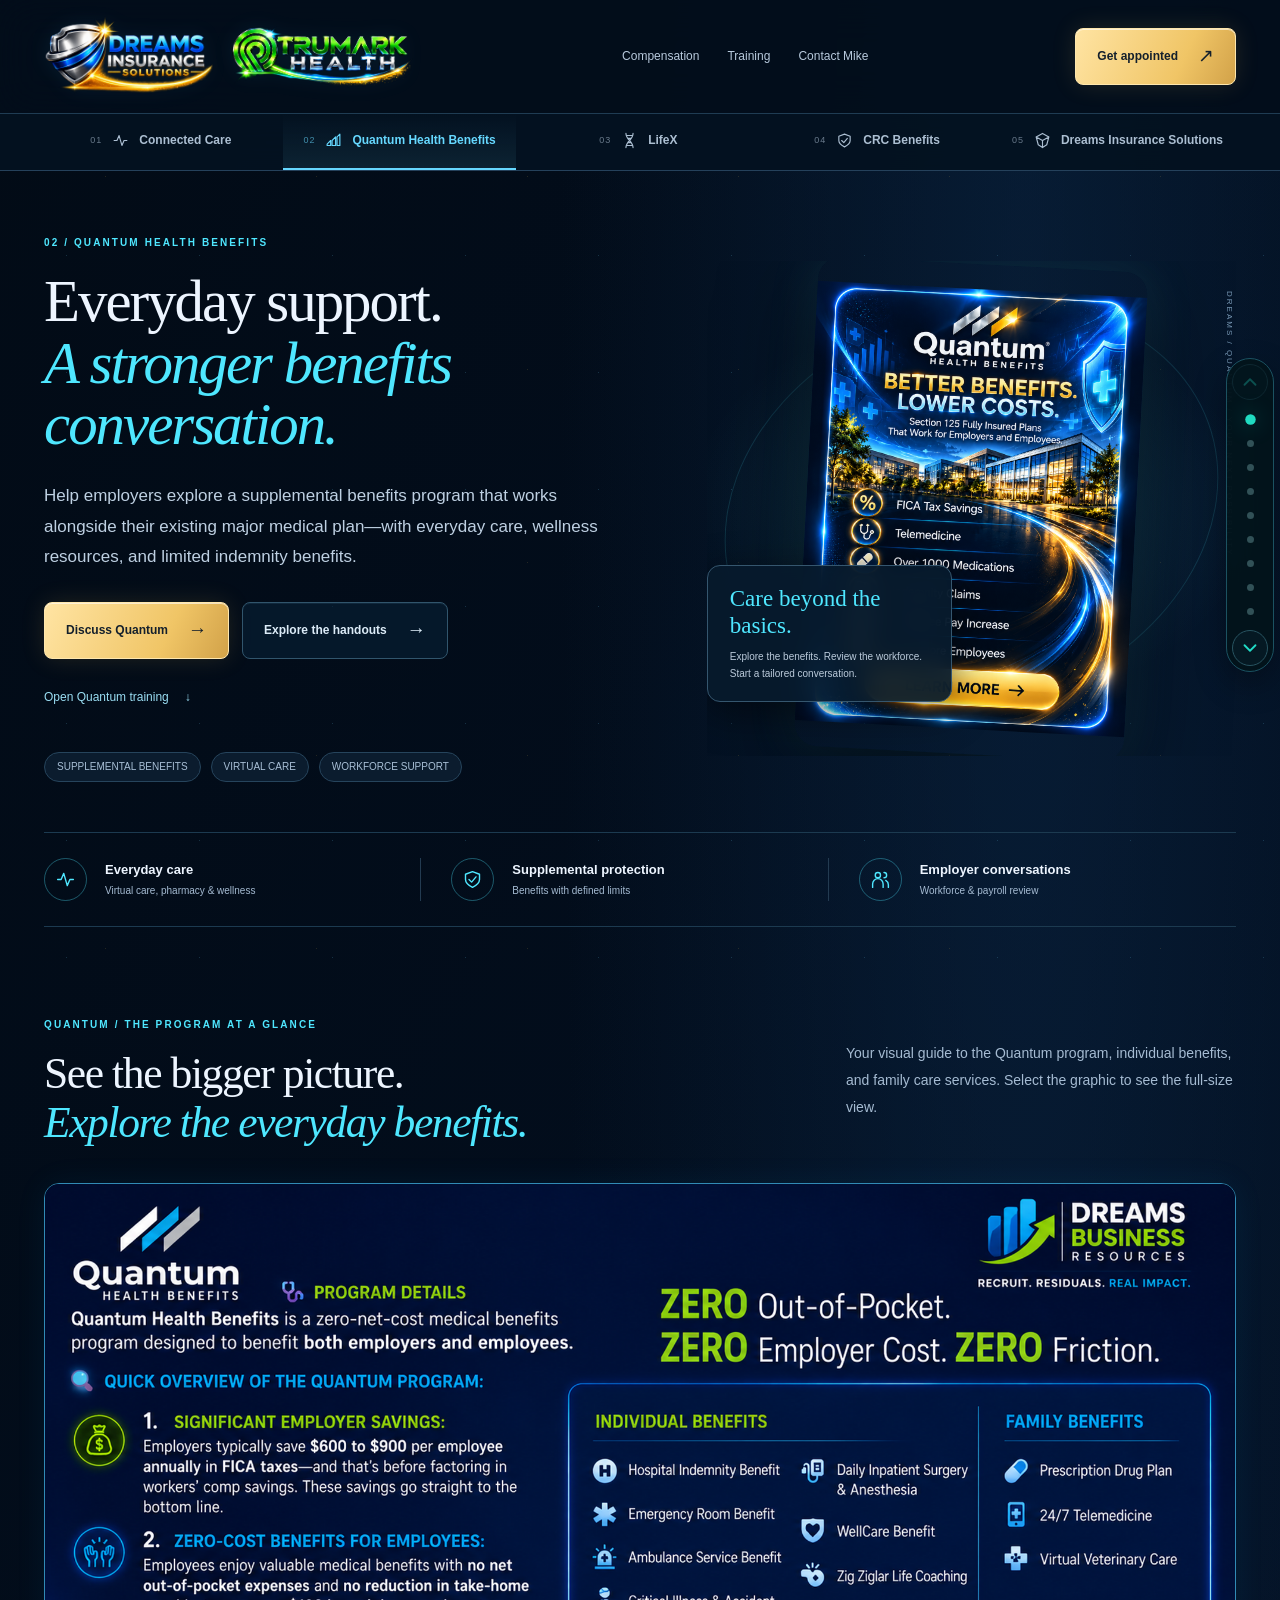
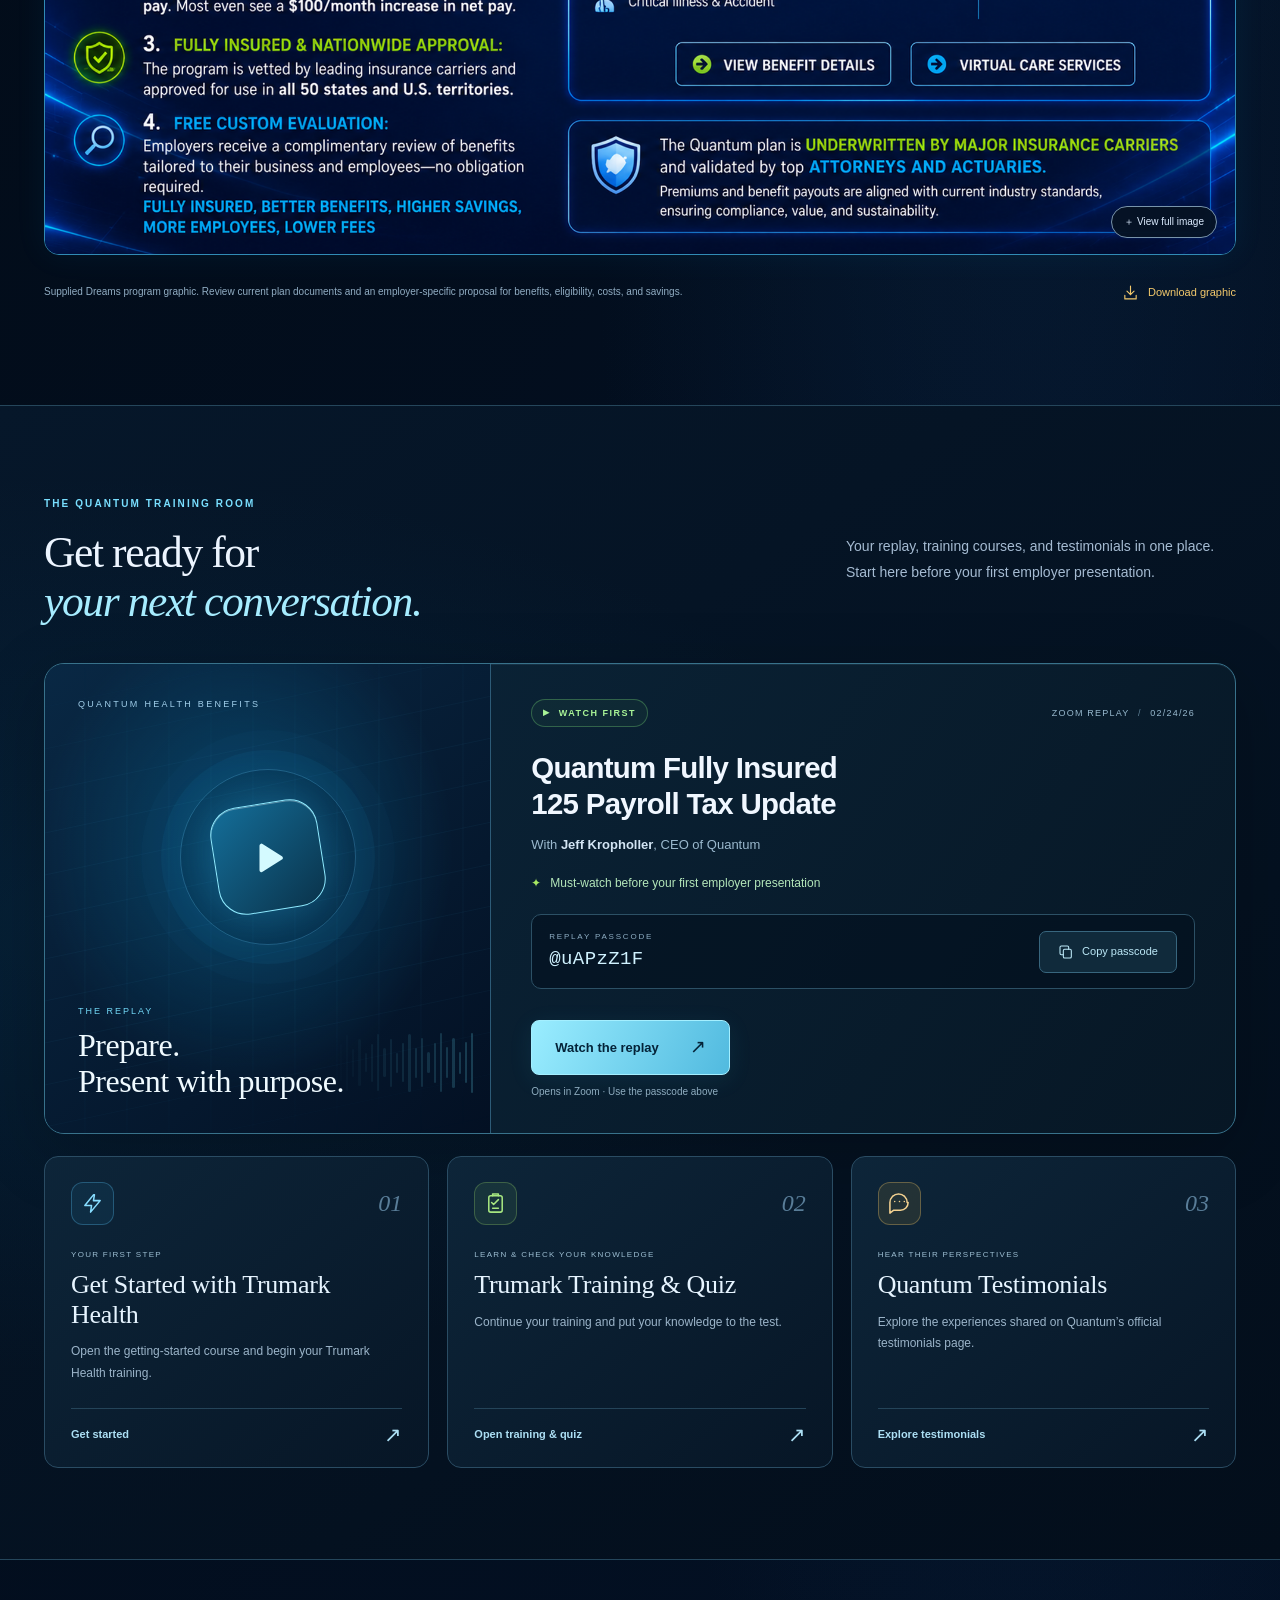
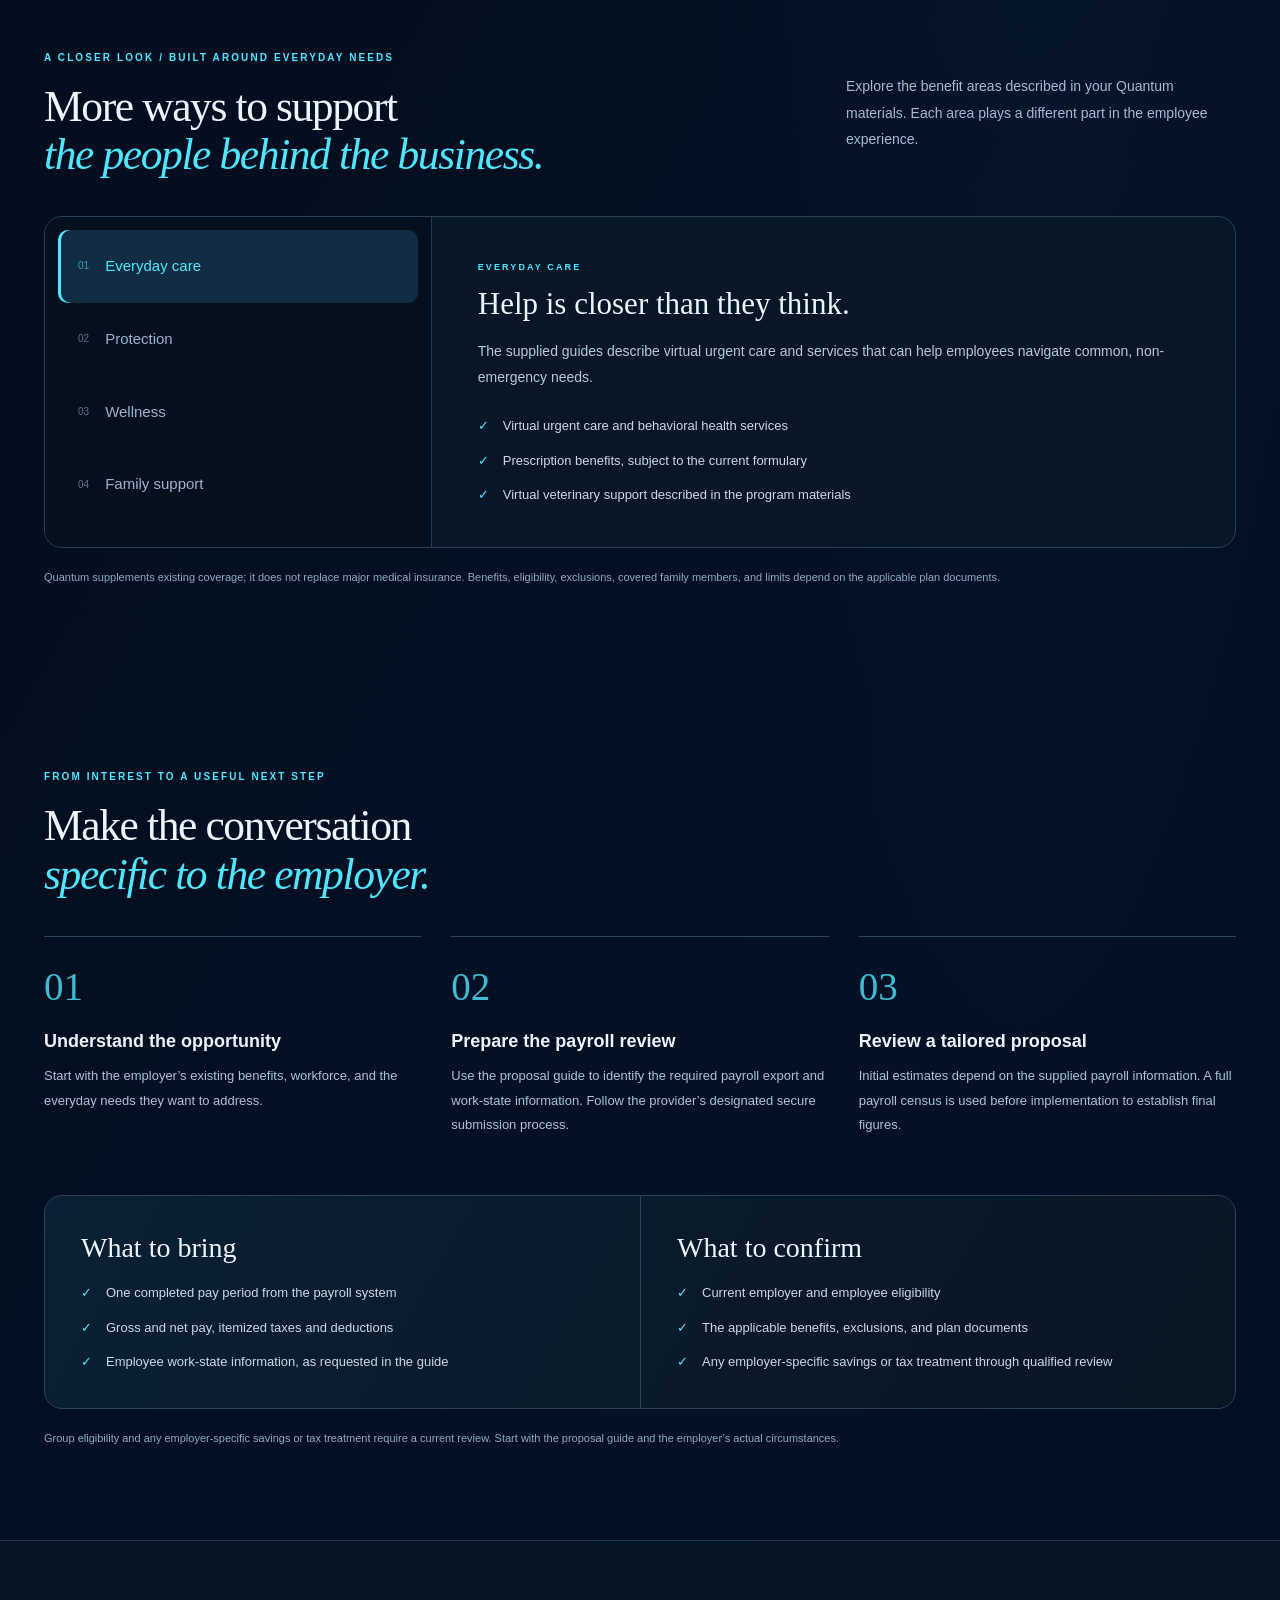
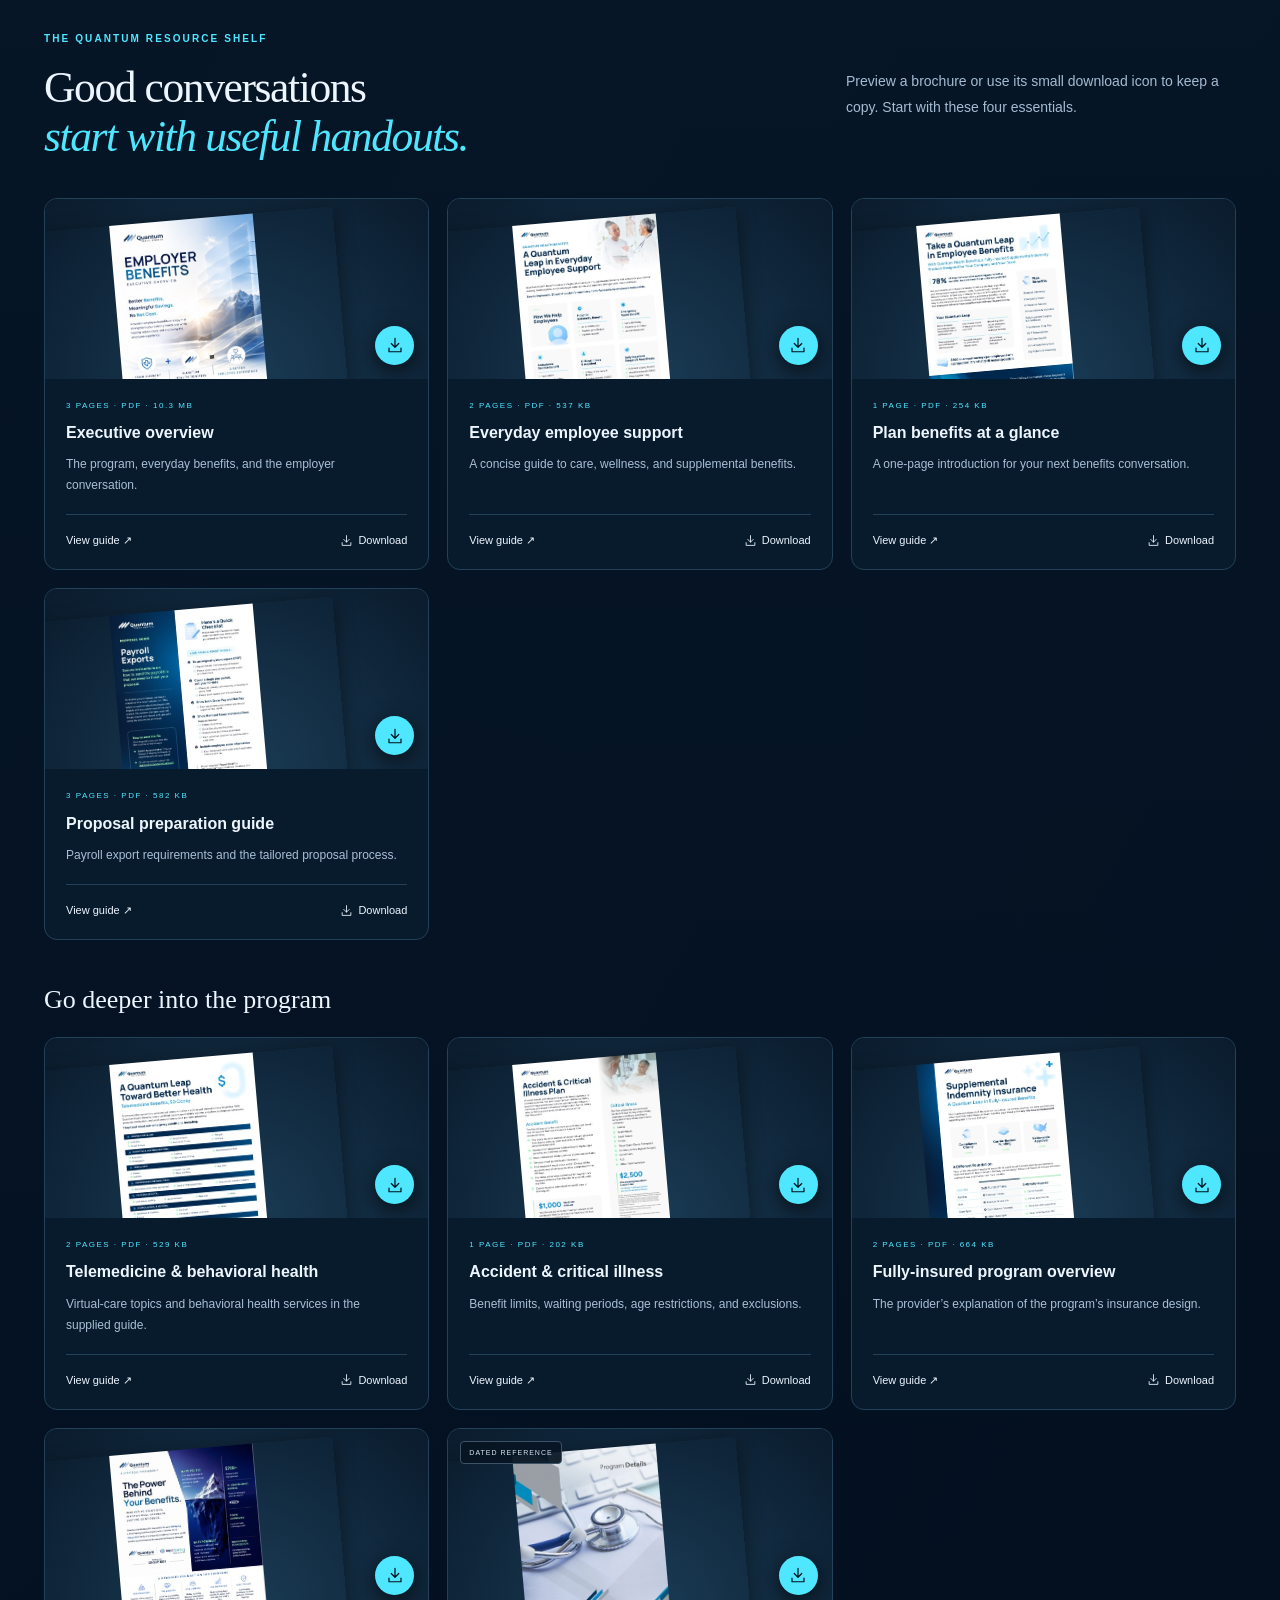
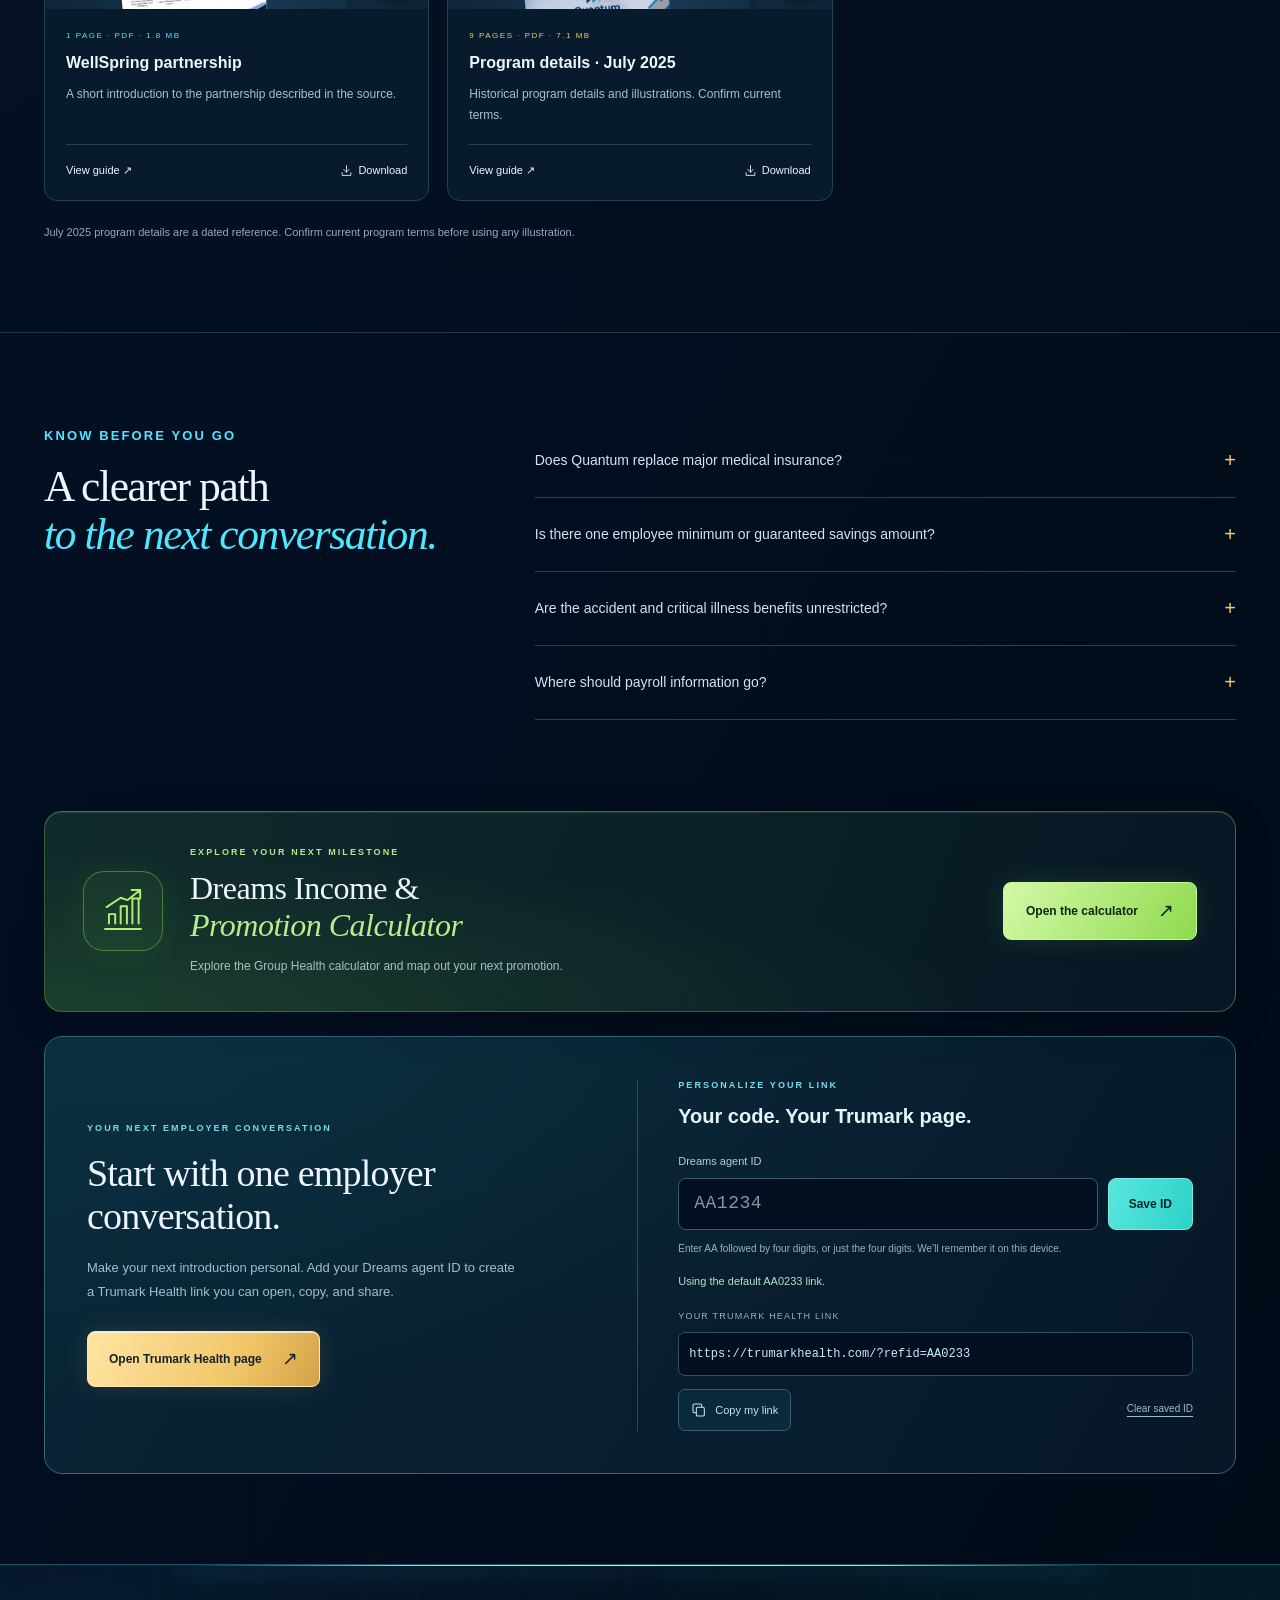
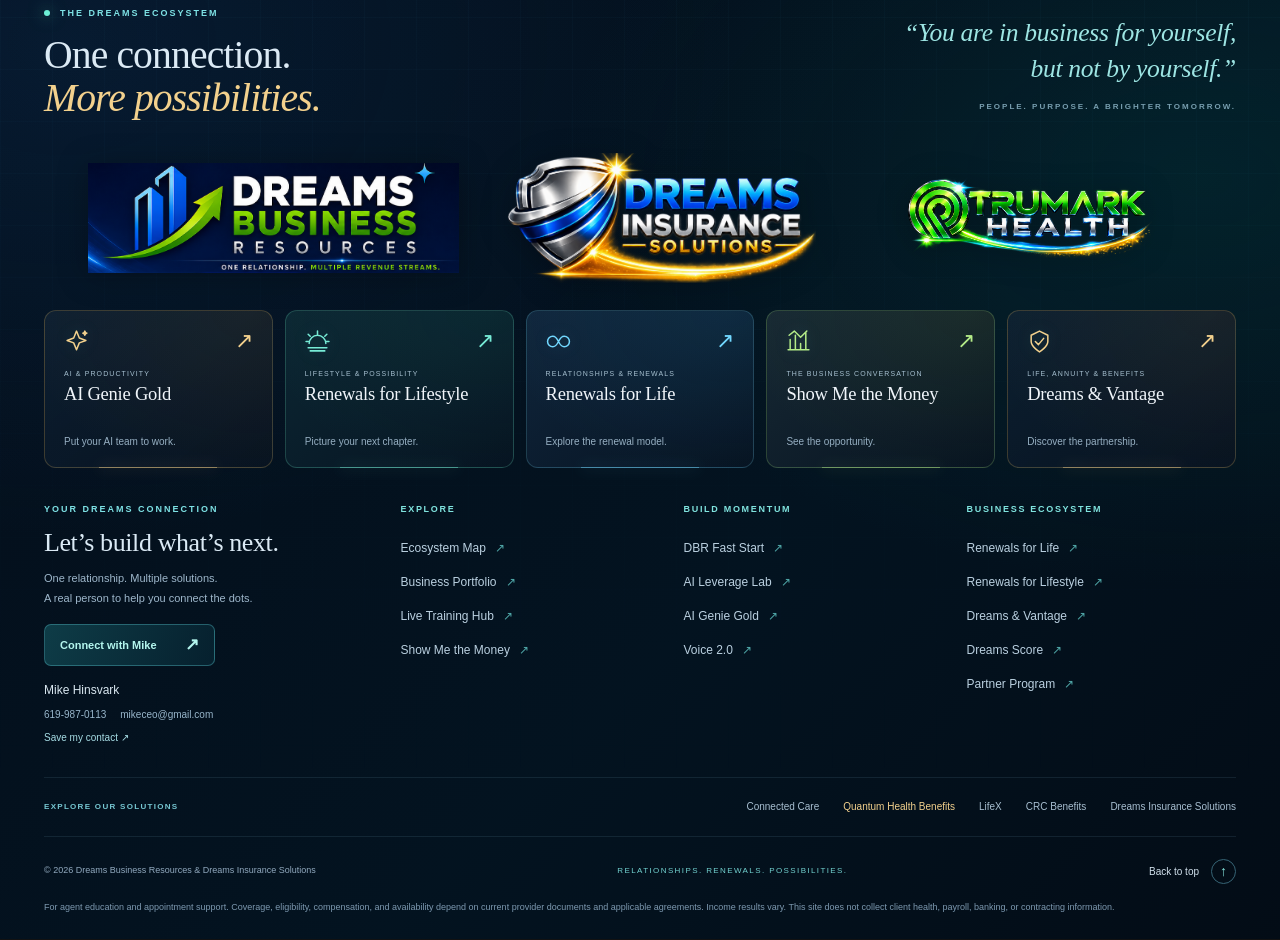
<file: quantum.html>
<!doctype html><html lang="en"><head><meta charset="utf-8"><meta name="viewport" content="width=device-width,initial-scale=1"><title>Quantum Health Benefits · Dreams Agent Hub</title><meta name="description" content="Explore Quantum benefits, training replays, courses, testimonials, and downloadable program brochures."><meta name="theme-color" content="#020b16"><link rel="icon" href="assets/trumark-favicon.svg" type="image/svg+xml"><link rel="stylesheet" href="styles.css"><link rel="stylesheet" href="products.css"><link rel="stylesheet" href="ecosystem-footer.css"><link rel="stylesheet" href="quantum-overview.css"><link rel="stylesheet" href="quantum-training.css"><script type="module" src="quantum-training.js"></script><link rel="stylesheet" href="quantum-next-steps.css"><script type="module" src="quantum-next-steps.js"></script><script type="module" src="products.js"></script><link rel="stylesheet" href="page-navigation.css"><link rel="canonical" href="https://trumark.health/quantum.html"></head><body class="product-page quantum-page"><a class="skip" href="#main">Skip to content</a><header class="site-header"><a class="header-brand-logos" href="index.html" aria-label="Dreams Insurance Solutions and Trumark Health home"><img class="header-dreams-logo" src="assets/dreams-gold-hero.png" alt="Dreams Insurance Solutions" width="1536" height="1024" fetchpriority="high"><img class="header-trumark-logo" src="assets/trumark-health-hero.png" alt="Trumark Health" width="1921" height="819" fetchpriority="high"></a><nav aria-label="Main navigation" id="main-nav"><a href="index.html#compensation">Compensation</a><a href="#training">Training</a><a href="#contact">Contact Mike</a></nav><a class="button button-gold header-cta" href="https://contracting.usainsure.com/dreamsconnectedcare" target="_blank" rel="noopener noreferrer">Get appointed <span aria-hidden="true">↗</span></a><button class="menu-toggle" id="menu-toggle" aria-expanded="false" aria-controls="main-nav" aria-label="Open navigation">☰</button></header><nav class="product-nav" aria-label="Product pages"><div class="product-nav-inner wrap"><a href="index.html" style="--tab-color:#f3c96c" ><span class="tab-index">01</span><svg viewBox="0 0 24 24" fill="none" stroke="currentColor" stroke-width="1.6" stroke-linecap="round" stroke-linejoin="round" aria-hidden="true"><path d="M3 12h4l3-7 4 14 3-7h4"/></svg><span class="tab-label">Connected Care</span></a><a href="quantum.html" style="--tab-color:#66d8ff" aria-current="page"><span class="tab-index">02</span><svg viewBox="0 0 24 24" fill="none" stroke="currentColor" stroke-width="1.6" stroke-linecap="round" stroke-linejoin="round" aria-hidden="true"><path d="m3 17 5-5v7H3zm7-5 5-5v12h-5zm7-5 4-4v16h-4z"/></svg><span class="tab-label">Quantum Health Benefits</span></a><a href="lifex.html" style="--tab-color:#75eb97" ><span class="tab-index">03</span><svg viewBox="0 0 24 24" fill="none" stroke="currentColor" stroke-width="1.6" stroke-linecap="round" stroke-linejoin="round" aria-hidden="true"><path d="M7 2c0 9 10 11 10 20M17 2C17 11 7 13 7 22M8 5h8M8 19h8M10 9h4M10 15h4"/></svg><span class="tab-label">LifeX</span></a><a href="crc-benefits.html" style="--tab-color:#ff6983" ><span class="tab-index">04</span><svg viewBox="0 0 24 24" fill="none" stroke="currentColor" stroke-width="1.6" stroke-linecap="round" stroke-linejoin="round" aria-hidden="true"><path d="m12 3 8 3v6c0 5-8 9-8 9s-8-4-8-9V6z"/><path d="m8 12 3 3 5-6"/></svg><span class="tab-label">CRC Benefits</span></a><a href="dreams-insurance.html" style="--tab-color:#f3c96c" ><span class="tab-index">05</span><svg viewBox="0 0 24 24" fill="none" stroke="currentColor" stroke-width="1.6" stroke-linecap="round" stroke-linejoin="round" aria-hidden="true"><path d="m12 2 9 5-3 11-6 4-6-4L3 7zM3 7l9 5 9-5M12 12v10"/></svg><span class="tab-label">Dreams Insurance Solutions</span></a></div></nav><main id="main"><section class="product-hero wrap" aria-labelledby="product-title"><div><p class="eyebrow">02 / QUANTUM HEALTH BENEFITS</p><h1 id="product-title">Everyday support.<br><em>A stronger benefits conversation.</em></h1><p class="intro">Help employers explore a supplemental benefits program that works alongside their existing major medical plan—with everyday care, wellness resources, and limited indemnity benefits.</p><div class="hero-actions"><a class="button button-gold" href="mailto:mikeceo@gmail.com?subject=Quantum%20Health%20Benefits%20opportunity" >Discuss Quantum<span aria-hidden="true">→</span></a><a class="button button-outline" href="#brochures" >Explore the handouts<span aria-hidden="true">→</span></a></div><a class="quantum-hero-training" href="#training">Open Quantum training <span aria-hidden="true">↓</span></a><div class="hero-labels"><span>SUPPLEMENTAL BENEFITS</span><span>VIRTUAL CARE</span><span>WORKFORCE SUPPORT</span></div></div><div class="hero-art"><img class="hero-poster" src="assets/quantum.png" alt="Quantum program artwork supplied by Dreams" width="1086" height="1448" fetchpriority="high"><div class="hero-plaque"><strong>Care beyond the basics.</strong><span>Explore the benefits. Review the workforce. Start a tailored conversation.</span></div><span class="hero-coordinate">DREAMS / QUANTUM / YOUR NEXT POSSIBILITY</span></div></section><div class="product-signal wrap"><div><span class="signal-icon"><svg viewBox="0 0 24 24" fill="none" stroke="currentColor" stroke-width="1.6" stroke-linecap="round" stroke-linejoin="round" aria-hidden="true"><path d="M3 12h4l3-7 4 14 3-7h4"/></svg></span><div><strong>Everyday care</strong><small>Virtual care, pharmacy & wellness</small></div></div><div><span class="signal-icon"><svg viewBox="0 0 24 24" fill="none" stroke="currentColor" stroke-width="1.6" stroke-linecap="round" stroke-linejoin="round" aria-hidden="true"><path d="m12 3 8 3v6c0 5-8 9-8 9s-8-4-8-9V6z"/><path d="m8 12 3 3 5-6"/></svg></span><div><strong>Supplemental protection</strong><small>Benefits with defined limits</small></div></div><div><span class="signal-icon"><svg viewBox="0 0 24 24" fill="none" stroke="currentColor" stroke-width="1.6" stroke-linecap="round" stroke-linejoin="round" aria-hidden="true"><circle cx="9" cy="7" r="3"/><path d="M3 21v-4a6 6 0 0 1 12 0v4M16 4a3 3 0 0 1 0 6m2 3a6 6 0 0 1 3 5v3"/></svg></span><div><strong>Employer conversations</strong><small>Workforce & payroll review</small></div></div></div><section class="section wrap quantum-program-spotlight" id="program-overview" aria-labelledby="quantum-overview-title"><div class="section-heading"><div><p class="eyebrow">QUANTUM / THE PROGRAM AT A GLANCE</p><h2 id="quantum-overview-title">See the bigger picture.<br><em>Explore the everyday benefits.</em></h2></div><p>Your visual guide to the Quantum program, individual benefits, and family care services. Select the graphic to see the full-size view.</p></div><figure><button class="wide-art" data-lightbox="assets/quantum-program-overview.png" data-title="Quantum Health Benefits — Dreams program overview" aria-label="Enlarge Quantum program overview"><img src="assets/quantum-program-overview.png" alt="Quantum Health Benefits and Dreams Business Resources program overview, with employer and employee highlights, individual benefits, and family care services" width="1999" height="1125" loading="lazy"></button><figcaption class="quantum-graphic-caption"><p>Supplied Dreams program graphic. Review current plan documents and an employer-specific proposal for benefits, eligibility, costs, and savings.</p><a class="text-link" href="assets/quantum-program-overview.png" download="Quantum-Program-Overview.png"><svg viewBox="0 0 24 24" fill="none" stroke="currentColor" stroke-width="1.6" stroke-linecap="round" stroke-linejoin="round" aria-hidden="true"><path d="M12 3v12m-5-5 5 5 5-5M4 16v5h16v-5"/></svg> Download graphic</a></figcaption></figure></section><section class="section quantum-training" id="training" aria-labelledby="quantum-training-title">
    <div class="wrap">
      <div class="section-heading">
        <div><p class="eyebrow">THE QUANTUM TRAINING ROOM</p><h2 id="quantum-training-title">Get ready for<br><em>your next conversation.</em></h2></div>
        <p>Your replay, training courses, and testimonials in one place. Start here before your first employer presentation.</p>
      </div>
      <article class="quantum-replay" aria-labelledby="quantum-replay-title">
        <div class="quantum-replay-art" aria-hidden="true">
          <span class="quantum-replay-art-label">QUANTUM HEALTH BENEFITS</span>
          <div class="quantum-play-orbit"><span class="quantum-play-mark"><svg viewBox="0 0 48 48" fill="currentColor"><path d="M18 12a2 2 0 0 1 3-1.7l19 12a2 2 0 0 1 0 3.4l-19 12A2 2 0 0 1 18 36Z"/></svg></span></div>
          <div class="quantum-art-caption"><span>THE REPLAY</span><strong>Prepare.<br>Present with purpose.</strong></div>
          <div class="quantum-art-wave"><i style="--bar:18%"></i><i style="--bar:37%"></i><i style="--bar:56%"></i><i style="--bar:28%"></i><i style="--bar:47%"></i><i style="--bar:19%"></i><i style="--bar:38%"></i><i style="--bar:57%"></i><i style="--bar:29%"></i><i style="--bar:48%"></i><i style="--bar:20%"></i><i style="--bar:39%"></i><i style="--bar:58%"></i><i style="--bar:30%"></i><i style="--bar:49%"></i><i style="--bar:21%"></i><i style="--bar:40%"></i><i style="--bar:59%"></i><i style="--bar:31%"></i><i style="--bar:50%"></i><i style="--bar:22%"></i><i style="--bar:41%"></i><i style="--bar:60%"></i></div>
        </div>
        <div class="quantum-replay-content">
          <div class="quantum-replay-meta"><span class="quantum-watch-badge"><span aria-hidden="true">▶</span> WATCH FIRST</span><span>ZOOM REPLAY <span aria-hidden="true">/</span> <time datetime="2026-02-24">02/24/26</time></span></div>
          <h3 id="quantum-replay-title">Quantum Fully Insured<br>125 Payroll Tax Update</h3>
          <p class="quantum-replay-speaker">With <strong>Jeff Kropholler</strong>, CEO of Quantum</p>
          <p class="quantum-replay-priority"><span aria-hidden="true">✦</span> Must-watch before your first employer presentation</p>
          <div class="quantum-passcode-row"><div><span class="quantum-passcode-label">REPLAY PASSCODE</span><code id="quantum-replay-passcode">@uAPzZ1F</code></div><button class="quantum-copy-passcode" id="quantum-copy-passcode" type="button" aria-label="Copy replay passcode" hidden><svg viewBox="0 0 24 24" fill="none" stroke="currentColor" stroke-width="1.6" stroke-linecap="round" stroke-linejoin="round" aria-hidden="true"><rect x="8" y="8" width="12" height="13" rx="2"/><path d="M16 8V5a2 2 0 0 0-2-2H5a2 2 0 0 0-2 2v9a2 2 0 0 0 2 2h3"/></svg><span>Copy passcode</span></button></div>
          <p class="quantum-copy-status" id="quantum-copy-status" role="status" aria-live="polite"></p>
          <a class="button quantum-replay-cta" href="https://us06web.zoom.us/rec/share/iO5larKYkaMxQmqgCVHN2oxxaAtSzZb7wowXVWgTKdrmU7OQHprH1KfyKDquyESY.9x-wlNl-Q42eeeU7?startTime=1771948203000" target="_blank" rel="noopener noreferrer" aria-label="Watch Quantum Fully Insured 125 Payroll Tax Update — With Jeff Kropholler, CEO of Quantum (02/24/26)">Watch the replay <span aria-hidden="true">↗</span></a>
          <span class="quantum-replay-note">Opens in Zoom · Use the passcode above</span>
        </div>
      </article>
      <div class="quantum-training-resources">
        <a class="quantum-training-card" href="https://training.dreamsresources.net/products/3e77e554-4459-4abb-b5b0-01da5d0d45d3?source=courses" target="_blank" rel="noopener noreferrer">
          <div class="quantum-training-card-top"><span class="quantum-training-icon"><svg viewBox="0 0 24 24" fill="none" stroke="currentColor" stroke-width="1.6" stroke-linecap="round" stroke-linejoin="round" aria-hidden="true"><path d="M13 3 4 14h7l-1 7 10-12h-7l1-6Z"/></svg></span><span class="quantum-training-number">01</span></div>
          <p class="quantum-training-label">YOUR FIRST STEP</p><h3>Get Started with Trumark Health</h3><p class="quantum-training-description">Open the getting-started course and begin your Trumark Health training.</p>
          <span class="quantum-training-card-link">Get started<span aria-hidden="true">↗</span></span>
        </a>
        <a class="quantum-training-card" href="https://training.dreamsresources.net/products/aafcd83a-545c-4139-9868-87373361758e?source=courses" target="_blank" rel="noopener noreferrer">
          <div class="quantum-training-card-top"><span class="quantum-training-icon"><svg viewBox="0 0 24 24" fill="none" stroke="currentColor" stroke-width="1.6" stroke-linecap="round" stroke-linejoin="round" aria-hidden="true"><rect x="5" y="4" width="14" height="17" rx="2"/><path d="M9 4V2h6v2M8 11l2 2 5-5M9 17h6"/></svg></span><span class="quantum-training-number">02</span></div>
          <p class="quantum-training-label">LEARN & CHECK YOUR KNOWLEDGE</p><h3>Trumark Training & Quiz</h3><p class="quantum-training-description">Continue your training and put your knowledge to the test.</p>
          <span class="quantum-training-card-link">Open training & quiz<span aria-hidden="true">↗</span></span>
        </a>
        <a class="quantum-training-card" href="https://quantumhb.com/testimonials/" target="_blank" rel="noopener noreferrer">
          <div class="quantum-training-card-top"><span class="quantum-training-icon"><svg viewBox="0 0 24 24" fill="none" stroke="currentColor" stroke-width="1.6" stroke-linecap="round" stroke-linejoin="round" aria-hidden="true"><path d="M21 11a8 8 0 0 1-8 8H6l-4 3V11a9 9 0 0 1 18 0Z"/><path d="M7 10h.01M12 10h.01M17 10h.01"/></svg></span><span class="quantum-training-number">03</span></div>
          <p class="quantum-training-label">HEAR THEIR PERSPECTIVES</p><h3>Quantum Testimonials</h3><p class="quantum-training-description">Explore the experiences shared on Quantum’s official testimonials page.</p>
          <span class="quantum-training-card-link">Explore testimonials<span aria-hidden="true">↗</span></span>
        </a>
      </div>
    </div>
  </section><section class="section wrap" id="benefits"><div class="section-heading"><div><p class="eyebrow">A CLOSER LOOK / BUILT AROUND EVERYDAY NEEDS</p><h2>More ways to support<br><em>the people behind the business.</em></h2></div><p>Explore the benefit areas described in your Quantum materials. Each area plays a different part in the employee experience.</p></div><div class="feature-explorer" data-explorer><div class="explorer-tabs" role="tablist" aria-label="Quantum benefit areas"><button role="tab" id="quantum-tab-0" aria-controls="quantum-panel-0" aria-selected="true" tabindex="0"><span>01</span>Everyday care</button><button role="tab" id="quantum-tab-1" aria-controls="quantum-panel-1" aria-selected="false" tabindex="-1"><span>02</span>Protection</button><button role="tab" id="quantum-tab-2" aria-controls="quantum-panel-2" aria-selected="false" tabindex="-1"><span>03</span>Wellness</button><button role="tab" id="quantum-tab-3" aria-controls="quantum-panel-3" aria-selected="false" tabindex="-1"><span>04</span>Family support</button></div><div><section class="explorer-panel" id="quantum-panel-0" role="tabpanel" aria-labelledby="quantum-tab-0" tabindex="0" ><p class="eyebrow">EVERYDAY CARE</p><h3>Help is closer than they think.</h3><p>The supplied guides describe virtual urgent care and services that can help employees navigate common, non-emergency needs.</p><ul class="check-list"><li>Virtual urgent care and behavioral health services</li><li>Prescription benefits, subject to the current formulary</li><li>Virtual veterinary support described in the program materials</li></ul></section><section class="explorer-panel" id="quantum-panel-1" role="tabpanel" aria-labelledby="quantum-tab-1" tabindex="0" hidden><p class="eyebrow">PROTECTION</p><h3>An added layer of support.</h3><p>Limited indemnity benefits can provide defined payments for covered events, subject to the applicable plan.</p><ul class="check-list"><li>Hospital indemnity, emergency room, and ambulance benefits</li><li>Accident and critical illness benefits with specific restrictions</li><li>Inpatient surgery and anesthesia benefits described in the summary</li></ul></section><section class="explorer-panel" id="quantum-panel-2" role="tabpanel" aria-labelledby="quantum-tab-2" tabindex="0" hidden><p class="eyebrow">WELLNESS</p><h3>Small steps. More everyday support.</h3><p>The program materials bring wellness education and personal development into the benefits conversation.</p><ul class="check-list"><li>Health-risk assessments and wellness education</li><li>Stress, sleep, and smoking-cessation resources</li><li>Zig Ziglar coaching described in the overview</li></ul></section><section class="explorer-panel" id="quantum-panel-3" role="tabpanel" aria-labelledby="quantum-tab-3" tabindex="0" hidden><p class="eyebrow">FAMILY SUPPORT</p><h3>Look beyond the employee alone.</h3><p>The supplied materials describe family access to telemedicine and prescription benefits. Review who is covered and how each service works.</p><ul class="check-list"><li>Confirm covered family members in the selected plan</li><li>Review service access, exclusions, and benefit limits</li><li>Use the employee support guide to explain the next steps</li></ul></section></div></div><p class="note-line">Quantum supplements existing coverage; it does not replace major medical insurance. Benefits, eligibility, exclusions, covered family members, and limits depend on the applicable plan documents.</p></section><section class="section wrap"><div class="section-heading"><div><p class="eyebrow">FROM INTEREST TO A USEFUL NEXT STEP</p><h2>Make the conversation<br><em>specific to the employer.</em></h2></div></div><div class="editorial-grid"><article class="editorial-item"><span class="step-number">01</span><h3>Understand the opportunity</h3><p>Start with the employer’s existing benefits, workforce, and the everyday needs they want to address.</p></article><article class="editorial-item"><span class="step-number">02</span><h3>Prepare the payroll review</h3><p>Use the proposal guide to identify the required payroll export and work-state information. Follow the provider’s designated secure submission process.</p></article><article class="editorial-item"><span class="step-number">03</span><h3>Review a tailored proposal</h3><p>Initial estimates depend on the supplied payroll information. A full payroll census is used before implementation to establish final figures.</p></article></div><div class="contrast-panel"><div><h3>What to bring</h3><ul class="check-list"><li>One completed pay period from the payroll system</li><li>Gross and net pay, itemized taxes and deductions</li><li>Employee work-state information, as requested in the guide</li></ul></div><div><h3>What to confirm</h3><ul class="check-list"><li>Current employer and employee eligibility</li><li>The applicable benefits, exclusions, and plan documents</li><li>Any employer-specific savings or tax treatment through qualified review</li></ul></div></div><p class="note-line">Group eligibility and any employer-specific savings or tax treatment require a current review. Start with the proposal guide and the employer’s actual circumstances.</p></section><section class="section resource-library" id="brochures"><div class="wrap"><div class="section-heading"><div><p class="eyebrow">THE QUANTUM RESOURCE SHELF</p><h2>Good conversations<br><em>start with useful handouts.</em></h2></div><p>Preview a brochure or use its small download icon to keep a copy. Start with these four essentials.</p></div><div class="brochure-grid"><article class="brochure-tile "><div class="brochure-cover"><a href="brochures/quantum-overview.pdf" target="_blank" rel="noopener" aria-label="Preview Executive overview"><img src="assets/covers/quantum-overview.jpg" alt="Cover of Executive overview" loading="lazy" width="304" height="430"></a><a class="download-icon" href="brochures/quantum-overview.pdf" download aria-label="Download Executive overview PDF" title="Download PDF"><svg viewBox="0 0 24 24" fill="none" stroke="currentColor" stroke-width="1.6" stroke-linecap="round" stroke-linejoin="round" aria-hidden="true"><path d="M12 3v12m-5-5 5 5 5-5M4 16v5h16v-5"/></svg></a></div><div class="brochure-content"><p class="brochure-meta">3 PAGES · PDF · 10.3 MB</p><h3>Executive overview</h3><p>The program, everyday benefits, and the employer conversation.</p><div class="brochure-actions"><a href="brochures/quantum-overview.pdf" target="_blank" rel="noopener">View guide ↗</a><a href="brochures/quantum-overview.pdf" download aria-label="Download Executive overview"><svg viewBox="0 0 24 24" fill="none" stroke="currentColor" stroke-width="1.6" stroke-linecap="round" stroke-linejoin="round" aria-hidden="true"><path d="M12 3v12m-5-5 5 5 5-5M4 16v5h16v-5"/></svg> Download</a></div></div></article><article class="brochure-tile "><div class="brochure-cover"><a href="brochures/quantum-everyday-support.pdf" target="_blank" rel="noopener" aria-label="Preview Everyday employee support"><img src="assets/covers/quantum-everyday-support.jpg" alt="Cover of Everyday employee support" loading="lazy" width="304" height="430"></a><a class="download-icon" href="brochures/quantum-everyday-support.pdf" download aria-label="Download Everyday employee support PDF" title="Download PDF"><svg viewBox="0 0 24 24" fill="none" stroke="currentColor" stroke-width="1.6" stroke-linecap="round" stroke-linejoin="round" aria-hidden="true"><path d="M12 3v12m-5-5 5 5 5-5M4 16v5h16v-5"/></svg></a></div><div class="brochure-content"><p class="brochure-meta">2 PAGES · PDF · 537 KB</p><h3>Everyday employee support</h3><p>A concise guide to care, wellness, and supplemental benefits.</p><div class="brochure-actions"><a href="brochures/quantum-everyday-support.pdf" target="_blank" rel="noopener">View guide ↗</a><a href="brochures/quantum-everyday-support.pdf" download aria-label="Download Everyday employee support"><svg viewBox="0 0 24 24" fill="none" stroke="currentColor" stroke-width="1.6" stroke-linecap="round" stroke-linejoin="round" aria-hidden="true"><path d="M12 3v12m-5-5 5 5 5-5M4 16v5h16v-5"/></svg> Download</a></div></div></article><article class="brochure-tile "><div class="brochure-cover"><a href="brochures/quantum-plan-benefits.pdf" target="_blank" rel="noopener" aria-label="Preview Plan benefits at a glance"><img src="assets/covers/quantum-plan-benefits.jpg" alt="Cover of Plan benefits at a glance" loading="lazy" width="304" height="430"></a><a class="download-icon" href="brochures/quantum-plan-benefits.pdf" download aria-label="Download Plan benefits at a glance PDF" title="Download PDF"><svg viewBox="0 0 24 24" fill="none" stroke="currentColor" stroke-width="1.6" stroke-linecap="round" stroke-linejoin="round" aria-hidden="true"><path d="M12 3v12m-5-5 5 5 5-5M4 16v5h16v-5"/></svg></a></div><div class="brochure-content"><p class="brochure-meta">1 PAGE · PDF · 254 KB</p><h3>Plan benefits at a glance</h3><p>A one-page introduction for your next benefits conversation.</p><div class="brochure-actions"><a href="brochures/quantum-plan-benefits.pdf" target="_blank" rel="noopener">View guide ↗</a><a href="brochures/quantum-plan-benefits.pdf" download aria-label="Download Plan benefits at a glance"><svg viewBox="0 0 24 24" fill="none" stroke="currentColor" stroke-width="1.6" stroke-linecap="round" stroke-linejoin="round" aria-hidden="true"><path d="M12 3v12m-5-5 5 5 5-5M4 16v5h16v-5"/></svg> Download</a></div></div></article><article class="brochure-tile "><div class="brochure-cover"><a href="brochures/quantum-proposal-guide.pdf" target="_blank" rel="noopener" aria-label="Preview Proposal preparation guide"><img src="assets/covers/quantum-proposal-guide.jpg" alt="Cover of Proposal preparation guide" loading="lazy" width="304" height="430"></a><a class="download-icon" href="brochures/quantum-proposal-guide.pdf" download aria-label="Download Proposal preparation guide PDF" title="Download PDF"><svg viewBox="0 0 24 24" fill="none" stroke="currentColor" stroke-width="1.6" stroke-linecap="round" stroke-linejoin="round" aria-hidden="true"><path d="M12 3v12m-5-5 5 5 5-5M4 16v5h16v-5"/></svg></a></div><div class="brochure-content"><p class="brochure-meta">3 PAGES · PDF · 582 KB</p><h3>Proposal preparation guide</h3><p>Payroll export requirements and the tailored proposal process.</p><div class="brochure-actions"><a href="brochures/quantum-proposal-guide.pdf" target="_blank" rel="noopener">View guide ↗</a><a href="brochures/quantum-proposal-guide.pdf" download aria-label="Download Proposal preparation guide"><svg viewBox="0 0 24 24" fill="none" stroke="currentColor" stroke-width="1.6" stroke-linecap="round" stroke-linejoin="round" aria-hidden="true"><path d="M12 3v12m-5-5 5 5 5-5M4 16v5h16v-5"/></svg> Download</a></div></div></article></div><h3 class="library-subheading">Go deeper into the program</h3><div class="brochure-grid"><article class="brochure-tile "><div class="brochure-cover"><a href="brochures/quantum-treated-conditions.pdf" target="_blank" rel="noopener" aria-label="Preview Telemedicine & behavioral health"><img src="assets/covers/quantum-treated-conditions.jpg" alt="Cover of Telemedicine & behavioral health" loading="lazy" width="304" height="430"></a><a class="download-icon" href="brochures/quantum-treated-conditions.pdf" download aria-label="Download Telemedicine & behavioral health PDF" title="Download PDF"><svg viewBox="0 0 24 24" fill="none" stroke="currentColor" stroke-width="1.6" stroke-linecap="round" stroke-linejoin="round" aria-hidden="true"><path d="M12 3v12m-5-5 5 5 5-5M4 16v5h16v-5"/></svg></a></div><div class="brochure-content"><p class="brochure-meta">2 PAGES · PDF · 529 KB</p><h3>Telemedicine & behavioral health</h3><p>Virtual-care topics and behavioral health services in the supplied guide.</p><div class="brochure-actions"><a href="brochures/quantum-treated-conditions.pdf" target="_blank" rel="noopener">View guide ↗</a><a href="brochures/quantum-treated-conditions.pdf" download aria-label="Download Telemedicine & behavioral health"><svg viewBox="0 0 24 24" fill="none" stroke="currentColor" stroke-width="1.6" stroke-linecap="round" stroke-linejoin="round" aria-hidden="true"><path d="M12 3v12m-5-5 5 5 5-5M4 16v5h16v-5"/></svg> Download</a></div></div></article><article class="brochure-tile "><div class="brochure-cover"><a href="brochures/quantum-accident-critical-illness.pdf" target="_blank" rel="noopener" aria-label="Preview Accident & critical illness"><img src="assets/covers/quantum-accident-critical-illness.jpg" alt="Cover of Accident & critical illness" loading="lazy" width="304" height="430"></a><a class="download-icon" href="brochures/quantum-accident-critical-illness.pdf" download aria-label="Download Accident & critical illness PDF" title="Download PDF"><svg viewBox="0 0 24 24" fill="none" stroke="currentColor" stroke-width="1.6" stroke-linecap="round" stroke-linejoin="round" aria-hidden="true"><path d="M12 3v12m-5-5 5 5 5-5M4 16v5h16v-5"/></svg></a></div><div class="brochure-content"><p class="brochure-meta">1 PAGE · PDF · 202 KB</p><h3>Accident & critical illness</h3><p>Benefit limits, waiting periods, age restrictions, and exclusions.</p><div class="brochure-actions"><a href="brochures/quantum-accident-critical-illness.pdf" target="_blank" rel="noopener">View guide ↗</a><a href="brochures/quantum-accident-critical-illness.pdf" download aria-label="Download Accident & critical illness"><svg viewBox="0 0 24 24" fill="none" stroke="currentColor" stroke-width="1.6" stroke-linecap="round" stroke-linejoin="round" aria-hidden="true"><path d="M12 3v12m-5-5 5 5 5-5M4 16v5h16v-5"/></svg> Download</a></div></div></article><article class="brochure-tile "><div class="brochure-cover"><a href="brochures/quantum-fully-insured.pdf" target="_blank" rel="noopener" aria-label="Preview Fully-insured program overview"><img src="assets/covers/quantum-fully-insured.jpg" alt="Cover of Fully-insured program overview" loading="lazy" width="304" height="430"></a><a class="download-icon" href="brochures/quantum-fully-insured.pdf" download aria-label="Download Fully-insured program overview PDF" title="Download PDF"><svg viewBox="0 0 24 24" fill="none" stroke="currentColor" stroke-width="1.6" stroke-linecap="round" stroke-linejoin="round" aria-hidden="true"><path d="M12 3v12m-5-5 5 5 5-5M4 16v5h16v-5"/></svg></a></div><div class="brochure-content"><p class="brochure-meta">2 PAGES · PDF · 664 KB</p><h3>Fully-insured program overview</h3><p>The provider’s explanation of the program’s insurance design.</p><div class="brochure-actions"><a href="brochures/quantum-fully-insured.pdf" target="_blank" rel="noopener">View guide ↗</a><a href="brochures/quantum-fully-insured.pdf" download aria-label="Download Fully-insured program overview"><svg viewBox="0 0 24 24" fill="none" stroke="currentColor" stroke-width="1.6" stroke-linecap="round" stroke-linejoin="round" aria-hidden="true"><path d="M12 3v12m-5-5 5 5 5-5M4 16v5h16v-5"/></svg> Download</a></div></div></article><article class="brochure-tile "><div class="brochure-cover"><a href="brochures/quantum-wellspring.pdf" target="_blank" rel="noopener" aria-label="Preview WellSpring partnership"><img src="assets/covers/quantum-wellspring.jpg" alt="Cover of WellSpring partnership" loading="lazy" width="304" height="430"></a><a class="download-icon" href="brochures/quantum-wellspring.pdf" download aria-label="Download WellSpring partnership PDF" title="Download PDF"><svg viewBox="0 0 24 24" fill="none" stroke="currentColor" stroke-width="1.6" stroke-linecap="round" stroke-linejoin="round" aria-hidden="true"><path d="M12 3v12m-5-5 5 5 5-5M4 16v5h16v-5"/></svg></a></div><div class="brochure-content"><p class="brochure-meta">1 PAGE · PDF · 1.8 MB</p><h3>WellSpring partnership</h3><p>A short introduction to the partnership described in the source.</p><div class="brochure-actions"><a href="brochures/quantum-wellspring.pdf" target="_blank" rel="noopener">View guide ↗</a><a href="brochures/quantum-wellspring.pdf" download aria-label="Download WellSpring partnership"><svg viewBox="0 0 24 24" fill="none" stroke="currentColor" stroke-width="1.6" stroke-linecap="round" stroke-linejoin="round" aria-hidden="true"><path d="M12 3v12m-5-5 5 5 5-5M4 16v5h16v-5"/></svg> Download</a></div></div></article><article class="brochure-tile is-dated"><div class="brochure-cover"><a href="brochures/quantum-program-details-2025.pdf" target="_blank" rel="noopener" aria-label="Preview Program details · July 2025"><img src="assets/covers/quantum-program-details-2025.jpg" alt="Cover of Program details · July 2025" loading="lazy" width="304" height="430"></a><a class="download-icon" href="brochures/quantum-program-details-2025.pdf" download aria-label="Download Program details · July 2025 PDF" title="Download PDF"><svg viewBox="0 0 24 24" fill="none" stroke="currentColor" stroke-width="1.6" stroke-linecap="round" stroke-linejoin="round" aria-hidden="true"><path d="M12 3v12m-5-5 5 5 5-5M4 16v5h16v-5"/></svg></a><span class="brochure-badge">DATED REFERENCE</span></div><div class="brochure-content"><p class="brochure-meta">9 PAGES · PDF · 7.1 MB</p><h3>Program details · July 2025</h3><p>Historical program details and illustrations. Confirm current terms.</p><div class="brochure-actions"><a href="brochures/quantum-program-details-2025.pdf" target="_blank" rel="noopener">View guide ↗</a><a href="brochures/quantum-program-details-2025.pdf" download aria-label="Download Program details · July 2025"><svg viewBox="0 0 24 24" fill="none" stroke="currentColor" stroke-width="1.6" stroke-linecap="round" stroke-linejoin="round" aria-hidden="true"><path d="M12 3v12m-5-5 5 5 5-5M4 16v5h16v-5"/></svg> Download</a></div></div></article></div><p class="library-note">July 2025 program details are a dated reference. Confirm current program terms before using any illustration.</p></div></section><section class="section wrap article-faqs"><div><p class="eyebrow">KNOW BEFORE YOU GO</p><h2>A clearer path<br><em>to the next conversation.</em></h2></div><div class="faq-list"><details><summary>Does Quantum replace major medical insurance?<span aria-hidden="true">+</span></summary><p>No. The supplied materials describe supplemental fixed-indemnity benefits and related services. Review the employer’s major medical coverage separately.</p></details><details><summary>Is there one employee minimum or guaranteed savings amount?<span aria-hidden="true">+</span></summary><p>The supplied documents use different employee minimums and illustrations. Confirm current eligibility through a workforce and payroll review, and use an employer-specific proposal instead of a blanket savings promise.</p></details><details><summary>Are the accident and critical illness benefits unrestricted?<span aria-hidden="true">+</span></summary><p>No. The detailed handout includes benefit-year limits, age restrictions, waiting periods, and exclusions. Review that handout and the full current plan documents before describing coverage.</p></details><details><summary>Where should payroll information go?<span aria-hidden="true">+</span></summary><p>Use the provider’s approved secure process described in the proposal guide. This site has no payroll upload form; arrange the next step with Mike or the program team.</p></details></div></section><section class="quantum-next-steps wrap" id="agent-tools" aria-label="Quantum agent tools and personal Trumark link">
    <div class="quantum-calculator-banner">
      <div class="quantum-calculator-symbol" aria-hidden="true"><svg viewBox="0 0 64 64" fill="none" stroke="currentColor" stroke-width="2.5" stroke-linecap="round" stroke-linejoin="round"><path d="M9 55h46M14 48V36h8v12m7 0V26h8v22m7 0V16h8v32M11 27 29 15l9 3L54 5M43 5h11v11"/></svg></div>
      <div class="quantum-calculator-copy"><p class="eyebrow">EXPLORE YOUR NEXT MILESTONE</p><h2>Dreams Income &amp;<br><em>Promotion Calculator</em></h2><p>Explore the Group Health calculator and map out your next promotion.</p></div>
      <a class="button quantum-calculator-button" href="https://dbrincomecalc.com/#group-health" target="_blank" rel="noopener noreferrer">Open the calculator <span aria-hidden="true">↗</span></a>
    </div>
    <section class="quantum-client-panel" aria-labelledby="quantum-client-title">
      <div class="quantum-client-intro"><p class="eyebrow">YOUR NEXT EMPLOYER CONVERSATION</p><h2 id="quantum-client-title">Start with one employer conversation.</h2><p>Make your next introduction personal. Add your Dreams agent ID to create a Trumark Health link you can open, copy, and share.</p><a class="button button-gold" id="quantum-client-link" href="https://trumarkhealth.com/?refid=AA0233" target="_blank" rel="noopener noreferrer">Open Trumark Health page <span aria-hidden="true">↗</span></a></div>
      <div class="quantum-personalizer">
        <p class="eyebrow">PERSONALIZE YOUR LINK</p><h3>Your code. Your Trumark page.</h3>
        <form id="quantum-agent-form" novalidate hidden>
          <label for="quantum-agent-id">Dreams agent ID</label><div class="quantum-agent-input-row"><input id="quantum-agent-id" name="agentId" type="text" placeholder="AA1234" maxlength="12" autocomplete="off" autocapitalize="characters" spellcheck="false" aria-describedby="quantum-agent-help quantum-agent-status"><button class="button quantum-save-id" type="submit">Save ID</button></div>
          <p id="quantum-agent-help">Enter AA followed by four digits, or just the four digits. We’ll remember it on this device.</p>
        </form>
        <p class="quantum-agent-status" id="quantum-agent-status" role="status" aria-live="polite">Using the default AA0233 link.</p>
        <label class="quantum-url-label" for="quantum-personal-url">Your Trumark Health link</label><input class="quantum-personal-url" id="quantum-personal-url" type="url" value="https://trumarkhealth.com/?refid=AA0233" readonly>
        <div class="quantum-link-actions"><button class="quantum-copy-link" id="quantum-copy-link" type="button" hidden><svg viewBox="0 0 24 24" fill="none" stroke="currentColor" stroke-width="1.6" aria-hidden="true"><rect x="8" y="8" width="12" height="13" rx="2"/><path d="M16 8V5a2 2 0 0 0-2-2H5a2 2 0 0 0-2 2v9a2 2 0 0 0 2 2h3"/></svg><span>Copy my link</span></button><button class="quantum-clear-id" id="quantum-clear-id" type="button" hidden>Clear saved ID</button></div>
        <noscript><p>Enable JavaScript to personalize your link. The default Trumark Health page is available above.</p></noscript>
      </div>
    </section>
  </section></main><footer class="ecosystem-footer" id="contact" aria-labelledby="ecosystem-heading">
  <div class="eco-horizon" aria-hidden="true"></div>
  <div class="wrap eco-inner">
    <div class="eco-intro">
      <div><p class="eco-kicker"><span aria-hidden="true"></span>THE DREAMS ECOSYSTEM</p><h2 id="ecosystem-heading">One connection.<br><em>More possibilities.</em></h2></div>
      <blockquote>“You are in business for yourself,<br>but not by yourself.”<span>PEOPLE. PURPOSE. A BRIGHTER TOMORROW.</span></blockquote>
    </div>
    <div class="eco-brands" aria-label="The Dreams family of brands">
      <a href="https://dreams.ceo/" target="_blank" rel="noopener noreferrer" aria-label="Explore Dreams Business Resources"><img class="eco-dbr" src="assets/dbr-business-resources.png" width="1003" height="298" loading="lazy" alt="Dreams Business Resources — One relationship. Multiple revenue streams."></a>
      <a href="dreams-insurance.html" aria-label="Explore Dreams Insurance Solutions"><img class="eco-dis" src="assets/dreams-gold-hero.png" width="1536" height="1024" loading="lazy" alt="Dreams Insurance Solutions"></a>
      <a href="index.html" aria-label="Explore Trumark Health benefits"><img class="eco-trumark" src="assets/trumark-health-hero.png" width="1921" height="819" loading="lazy" alt="Trumark Health"></a>
    </div>
    <nav class="eco-featured" aria-label="Featured Dreams destinations"><a class="eco-destination eco-genie" href="https://aigeniedatabase.com/gold" target="_blank" rel="noopener noreferrer"><div class="eco-card-top"><span class="eco-icon"><svg viewBox="0 0 24 24" fill="none" stroke="currentColor" stroke-width="1.45" stroke-linecap="round" stroke-linejoin="round" aria-hidden="true"><path d="m12 2 2.7 6.7L21 11l-6.3 2.3L12 20l-2.7-6.7L3 11l6.3-2.3L12 2Z"/><path d="m20 2 .7 1.7L22 4l-1.3.5L20 6l-.7-1.5L18 4l1.3-.3L20 2Z"/></svg></span><span aria-hidden="true">↗</span></div><span class="eco-card-kicker">AI & PRODUCTIVITY</span><strong>AI Genie Gold</strong><small>Put your AI team to work.</small></a><a class="eco-destination eco-lifestyle" href="https://renewalsforlifestyle.com/" target="_blank" rel="noopener noreferrer"><div class="eco-card-top"><span class="eco-icon"><svg viewBox="0 0 24 24" fill="none" stroke="currentColor" stroke-width="1.45" stroke-linecap="round" stroke-linejoin="round" aria-hidden="true"><path d="M3 18h18M5 21h14M4 14a8 8 0 0 1 16 0M12 2v3M3 5l2 2M21 5l-2 2M1 12h3M20 12h3"/></svg></span><span aria-hidden="true">↗</span></div><span class="eco-card-kicker">LIFESTYLE & POSSIBILITY</span><strong>Renewals for Lifestyle</strong><small>Picture your next chapter.</small></a><a class="eco-destination eco-renewals" href="https://renewalsforlife.info/" target="_blank" rel="noopener noreferrer"><div class="eco-card-top"><span class="eco-icon"><svg viewBox="0 0 24 24" fill="none" stroke="currentColor" stroke-width="1.45" stroke-linecap="round" stroke-linejoin="round" aria-hidden="true"><path d="M12 12c-2-4-3-5-5.5-5a5 5 0 0 0 0 10C9 17 10 16 12 12Zm0 0c2-4 3-5 5.5-5a5 5 0 0 1 0 10C15 17 14 16 12 12Z"/></svg></span><span aria-hidden="true">↗</span></div><span class="eco-card-kicker">RELATIONSHIPS & RENEWALS</span><strong>Renewals for Life</strong><small>Explore the renewal model.</small></a><a class="eco-destination eco-money" href="https://showmethemoney.pro/dreams/" target="_blank" rel="noopener noreferrer"><div class="eco-card-top"><span class="eco-icon"><svg viewBox="0 0 24 24" fill="none" stroke="currentColor" stroke-width="1.45" stroke-linecap="round" stroke-linejoin="round" aria-hidden="true"><path d="M4 20V10m5 10V6m5 14v-6m5 6V3M2 20h20M3 6l5-4 6 6 6-6"/></svg></span><span aria-hidden="true">↗</span></div><span class="eco-card-kicker">THE BUSINESS CONVERSATION</span><strong>Show Me the Money</strong><small>See the opportunity.</small></a><a class="eco-destination eco-vantage" href="https://dreamsvantage.com/" target="_blank" rel="noopener noreferrer"><div class="eco-card-top"><span class="eco-icon"><svg viewBox="0 0 24 24" fill="none" stroke="currentColor" stroke-width="1.45" stroke-linecap="round" stroke-linejoin="round" aria-hidden="true"><path d="m12 2 8 4v6c0 5-8 10-8 10S4 17 4 12V6l8-4Z"/><path d="m8 12 3 3 5-6"/></svg></span><span aria-hidden="true">↗</span></div><span class="eco-card-kicker">LIFE, ANNUITY & BENEFITS</span><strong>Dreams & Vantage</strong><small>Discover the partnership.</small></a></nav>
    <div class="eco-directory">
      <div class="eco-contact"><p class="eco-label">YOUR DREAMS CONNECTION</p><h3>Let’s build what’s next.</h3><p>One relationship. Multiple solutions.<br>A real person to help you connect the dots.</p><a class="eco-contact-button" href="mailto:mikeceo@gmail.com">Connect with Mike<span aria-hidden="true">↗</span></a><div class="eco-person"><strong>Mike Hinsvark</strong><a href="tel:+16199870113">619-987-0113</a><a href="mailto:mikeceo@gmail.com">mikeceo@gmail.com</a><a class="eco-save-contact" href="https://lcardapp.com/lcard/mikeceo-82581" target="_blank" rel="noopener noreferrer">Save my contact <span aria-hidden="true">↗</span></a></div></div>
      <nav class="eco-link-column" aria-label="Ecosystem exploration"><h3>Explore</h3><ul><li><a href="https://dreamsfaststart.com/ecosystem.html" target="_blank" rel="noopener noreferrer">Ecosystem Map<span aria-hidden="true">↗</span></a></li><li><a href="https://dreamsfaststart.com/portfolio.html" target="_blank" rel="noopener noreferrer">Business Portfolio<span aria-hidden="true">↗</span></a></li><li><a href="https://dreamsfaststart.com/livetrainings/" target="_blank" rel="noopener noreferrer">Live Training Hub<span aria-hidden="true">↗</span></a></li><li><a href="https://showmethemoney.pro/dreams/" target="_blank" rel="noopener noreferrer">Show Me the Money<span aria-hidden="true">↗</span></a></li></ul></nav>
      <nav class="eco-link-column" aria-label="Learning and AI resources"><h3>Build momentum</h3><ul><li><a href="https://dreamsfaststart.com/" target="_blank" rel="noopener noreferrer">DBR Fast Start<span aria-hidden="true">↗</span></a></li><li><a href="https://aileveragelab.pro/" target="_blank" rel="noopener noreferrer">AI Leverage Lab<span aria-hidden="true">↗</span></a></li><li><a href="https://aigeniedatabase.com/gold" target="_blank" rel="noopener noreferrer">AI Genie Gold<span aria-hidden="true">↗</span></a></li><li><a href="https://voice-20-sales-agent.mikeceo1840.chatgpt.site/#top" target="_blank" rel="noopener noreferrer">Voice 2.0<span aria-hidden="true">↗</span></a></li></ul></nav>
      <nav class="eco-link-column" aria-label="Business opportunity ecosystem"><h3>Business ecosystem</h3><ul><li><a href="https://renewalsforlife.info/" target="_blank" rel="noopener noreferrer">Renewals for Life<span aria-hidden="true">↗</span></a></li><li><a href="https://renewalsforlifestyle.com/" target="_blank" rel="noopener noreferrer">Renewals for Lifestyle<span aria-hidden="true">↗</span></a></li><li><a href="https://dreamsvantage.com/" target="_blank" rel="noopener noreferrer">Dreams & Vantage<span aria-hidden="true">↗</span></a></li><li><a href="https://dreamsscores.com/?refid=AA0233" target="_blank" rel="noopener noreferrer">Dreams Score<span aria-hidden="true">↗</span></a></li><li><a href="https://strategicpartners.pro/" target="_blank" rel="noopener noreferrer">Partner Program<span aria-hidden="true">↗</span></a></li></ul></nav>
    </div>
    <nav class="eco-products" aria-label="Explore all products"><span>EXPLORE OUR SOLUTIONS</span><a href="index.html" >Connected Care</a><a href="quantum.html" aria-current="page">Quantum Health Benefits</a><a href="lifex.html" >LifeX</a><a href="crc-benefits.html" >CRC Benefits</a><a href="dreams-insurance.html" >Dreams Insurance Solutions</a></nav>
    <div class="eco-bottom"><span>© 2026 Dreams Business Resources & Dreams Insurance Solutions</span><span class="eco-signoff">RELATIONSHIPS. RENEWALS. POSSIBILITIES.</span><a href="#main">Back to top <span aria-hidden="true">↑</span></a></div>
    <p class="eco-note">For agent education and appointment support. Coverage, eligibility, compensation, and availability depend on current provider documents and applicable agreements. Income results vary. This site does not collect client health, payroll, banking, or contracting information.</p>
  </div>
</footer><dialog class="lightbox" id="image-lightbox" aria-labelledby="lightbox-title"><div class="lightbox-toolbar"><span id="lightbox-title">Program artwork</span><button id="close-lightbox" aria-label="Close image">×</button></div><img id="lightbox-image" alt=""><a id="lightbox-original" target="_blank" rel="noopener">Open original image in a new tab ↗</a></dialog><nav class="page-scroll-nav" id="page-scroll-nav" aria-label="Page sections" hidden><button type="button" data-scroll="up" aria-label="Scroll to previous section" title="Previous section"><svg viewBox="0 0 24 24" fill="none" stroke="currentColor" stroke-width="2" stroke-linecap="round" stroke-linejoin="round" aria-hidden="true"><path d="m6 15 6-6 6 6"/></svg></button><div class="page-scroll-dots"></div><button type="button" data-scroll="down" aria-label="Scroll to next section" title="Next section"><svg viewBox="0 0 24 24" fill="none" stroke="currentColor" stroke-width="2" stroke-linecap="round" stroke-linejoin="round" aria-hidden="true"><path d="m6 9 6 6 6-6"/></svg></button></nav></body></html>
</file>
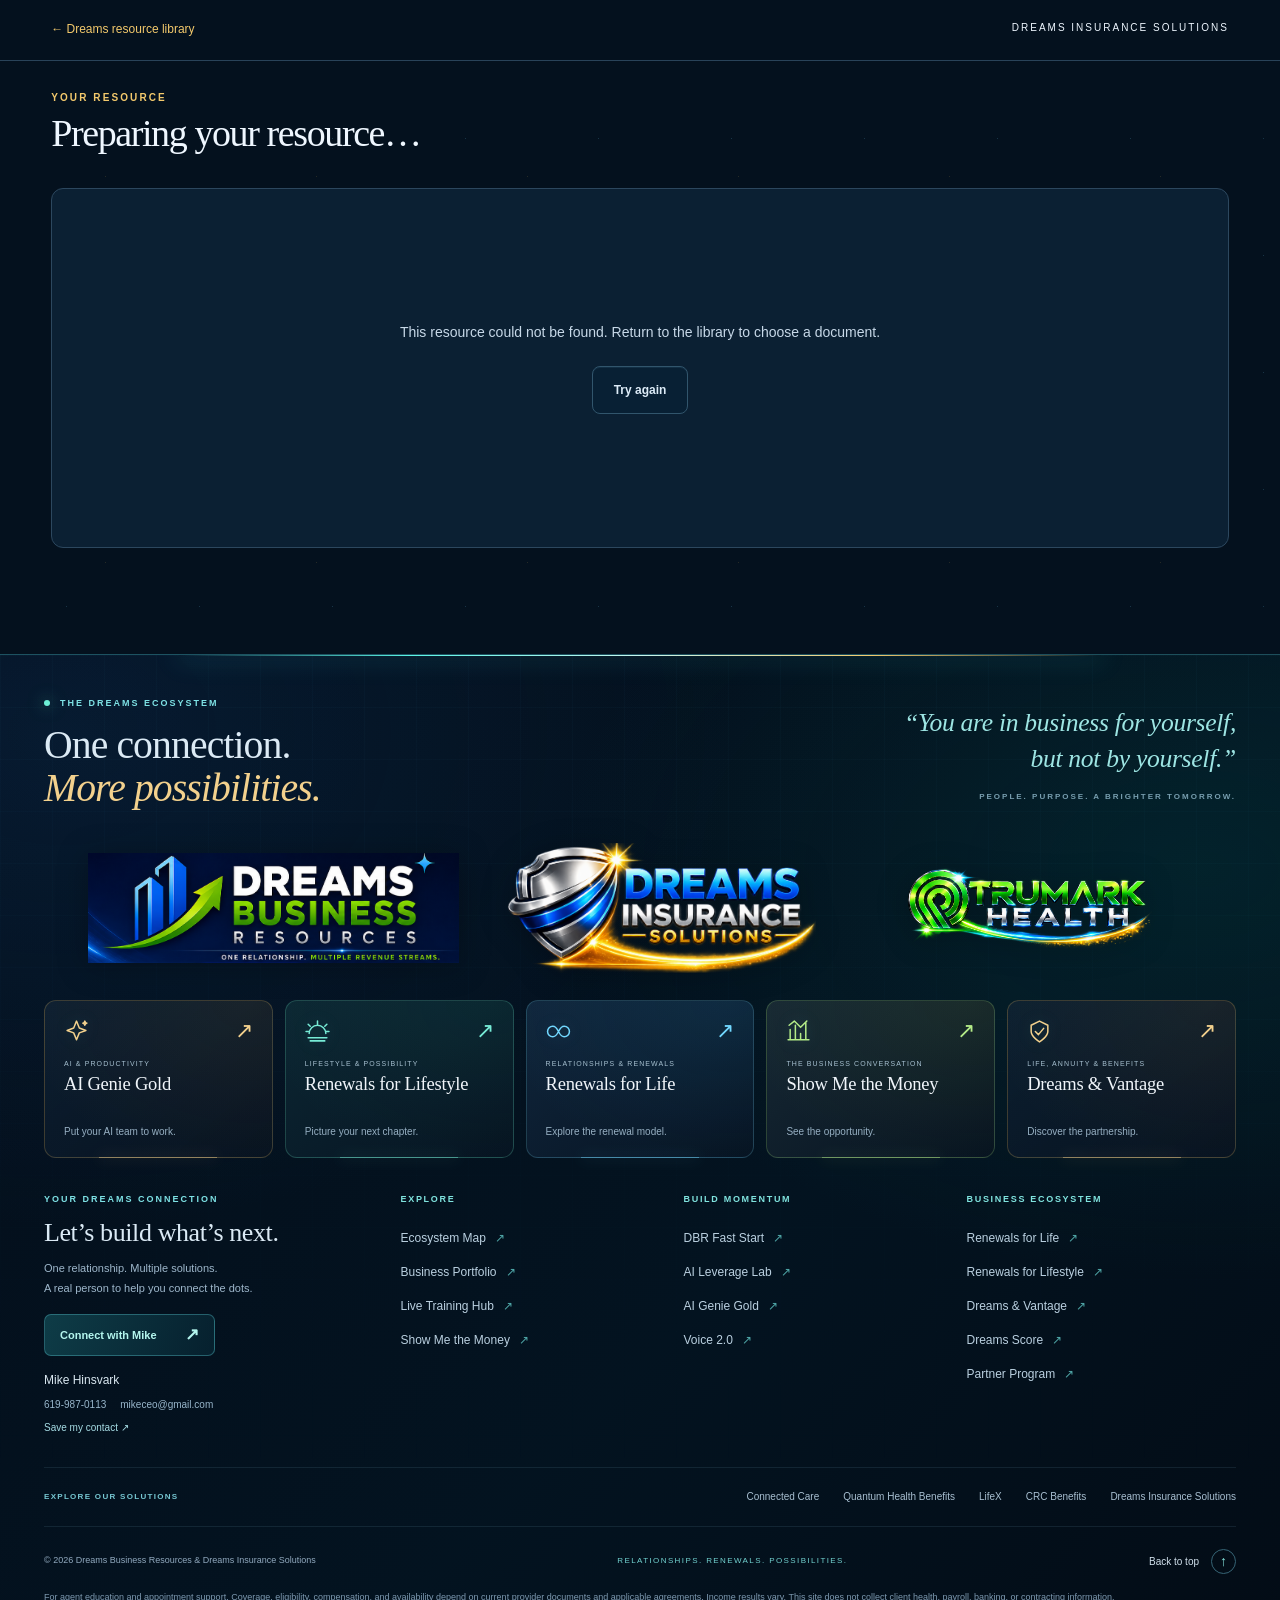
<file: resource-viewer.html>
<!doctype html>
<html lang="en"><head><meta charset="utf-8"><meta name="viewport" content="width=device-width,initial-scale=1"><title>Resource preview · Dreams Agent Hub</title><meta name="theme-color" content="#020b16"><link rel="icon" href="assets/trumark-favicon.svg"><link rel="stylesheet" href="styles.css"><link rel="stylesheet" href="resource-viewer.css"><script type="module" src="resource-viewer.js"></script><link rel="stylesheet" href="ecosystem-footer.css"></head>
<body class="resource-reader"><header class="reader-header"><a href="dreams-insurance.html#brochures">← Dreams resource library</a><span>DREAMS INSURANCE SOLUTIONS</span></header><main id="main"><div class="reader-heading"><div><p class="eyebrow">YOUR RESOURCE</p><h1 id="resource-title">Preparing your resource…</h1><p id="resource-meta"></p></div><div class="reader-actions"><a class="button button-outline" id="reader-open" hidden target="_blank" rel="noopener">Open PDF ↗</a><a class="button button-gold" id="reader-download" hidden download>Download original ↓</a></div></div><section class="reader-loading" id="reader-loading"><img id="reader-cover" alt="Resource cover" hidden><p id="reader-status" role="status">Loading your file…</p><progress id="reader-progress" max="100" value="0" aria-label="File preparation progress"></progress><button class="button button-outline" id="reader-retry" hidden>Try again</button></section><iframe id="reader-frame" title="PDF document preview" hidden></iframe><noscript><p>Enable JavaScript to preview and download this resource.</p></noscript></main><footer class="ecosystem-footer" id="contact" aria-labelledby="ecosystem-heading">
  <div class="eco-horizon" aria-hidden="true"></div>
  <div class="wrap eco-inner">
    <div class="eco-intro">
      <div><p class="eco-kicker"><span aria-hidden="true"></span>THE DREAMS ECOSYSTEM</p><h2 id="ecosystem-heading">One connection.<br><em>More possibilities.</em></h2></div>
      <blockquote>“You are in business for yourself,<br>but not by yourself.”<span>PEOPLE. PURPOSE. A BRIGHTER TOMORROW.</span></blockquote>
    </div>
    <div class="eco-brands" aria-label="The Dreams family of brands">
      <a href="https://dreams.ceo/" target="_blank" rel="noopener noreferrer" aria-label="Explore Dreams Business Resources"><img class="eco-dbr" src="assets/dbr-business-resources.png" width="1003" height="298" loading="lazy" alt="Dreams Business Resources — One relationship. Multiple revenue streams."></a>
      <a href="dreams-insurance.html" aria-label="Explore Dreams Insurance Solutions"><img class="eco-dis" src="assets/dreams-gold-hero.png" width="1536" height="1024" loading="lazy" alt="Dreams Insurance Solutions"></a>
      <a href="index.html" aria-label="Explore Trumark Health benefits"><img class="eco-trumark" src="assets/trumark-health-hero.png" width="1921" height="819" loading="lazy" alt="Trumark Health"></a>
    </div>
    <nav class="eco-featured" aria-label="Featured Dreams destinations"><a class="eco-destination eco-genie" href="https://aigeniedatabase.com/gold" target="_blank" rel="noopener noreferrer"><div class="eco-card-top"><span class="eco-icon"><svg viewBox="0 0 24 24" fill="none" stroke="currentColor" stroke-width="1.45" stroke-linecap="round" stroke-linejoin="round" aria-hidden="true"><path d="m12 2 2.7 6.7L21 11l-6.3 2.3L12 20l-2.7-6.7L3 11l6.3-2.3L12 2Z"/><path d="m20 2 .7 1.7L22 4l-1.3.5L20 6l-.7-1.5L18 4l1.3-.3L20 2Z"/></svg></span><span aria-hidden="true">↗</span></div><span class="eco-card-kicker">AI & PRODUCTIVITY</span><strong>AI Genie Gold</strong><small>Put your AI team to work.</small></a><a class="eco-destination eco-lifestyle" href="https://renewalsforlifestyle.com/" target="_blank" rel="noopener noreferrer"><div class="eco-card-top"><span class="eco-icon"><svg viewBox="0 0 24 24" fill="none" stroke="currentColor" stroke-width="1.45" stroke-linecap="round" stroke-linejoin="round" aria-hidden="true"><path d="M3 18h18M5 21h14M4 14a8 8 0 0 1 16 0M12 2v3M3 5l2 2M21 5l-2 2M1 12h3M20 12h3"/></svg></span><span aria-hidden="true">↗</span></div><span class="eco-card-kicker">LIFESTYLE & POSSIBILITY</span><strong>Renewals for Lifestyle</strong><small>Picture your next chapter.</small></a><a class="eco-destination eco-renewals" href="https://renewalsforlife.info/" target="_blank" rel="noopener noreferrer"><div class="eco-card-top"><span class="eco-icon"><svg viewBox="0 0 24 24" fill="none" stroke="currentColor" stroke-width="1.45" stroke-linecap="round" stroke-linejoin="round" aria-hidden="true"><path d="M12 12c-2-4-3-5-5.5-5a5 5 0 0 0 0 10C9 17 10 16 12 12Zm0 0c2-4 3-5 5.5-5a5 5 0 0 1 0 10C15 17 14 16 12 12Z"/></svg></span><span aria-hidden="true">↗</span></div><span class="eco-card-kicker">RELATIONSHIPS & RENEWALS</span><strong>Renewals for Life</strong><small>Explore the renewal model.</small></a><a class="eco-destination eco-money" href="https://showmethemoney.pro/dreams/" target="_blank" rel="noopener noreferrer"><div class="eco-card-top"><span class="eco-icon"><svg viewBox="0 0 24 24" fill="none" stroke="currentColor" stroke-width="1.45" stroke-linecap="round" stroke-linejoin="round" aria-hidden="true"><path d="M4 20V10m5 10V6m5 14v-6m5 6V3M2 20h20M3 6l5-4 6 6 6-6"/></svg></span><span aria-hidden="true">↗</span></div><span class="eco-card-kicker">THE BUSINESS CONVERSATION</span><strong>Show Me the Money</strong><small>See the opportunity.</small></a><a class="eco-destination eco-vantage" href="https://dreamsvantage.com/" target="_blank" rel="noopener noreferrer"><div class="eco-card-top"><span class="eco-icon"><svg viewBox="0 0 24 24" fill="none" stroke="currentColor" stroke-width="1.45" stroke-linecap="round" stroke-linejoin="round" aria-hidden="true"><path d="m12 2 8 4v6c0 5-8 10-8 10S4 17 4 12V6l8-4Z"/><path d="m8 12 3 3 5-6"/></svg></span><span aria-hidden="true">↗</span></div><span class="eco-card-kicker">LIFE, ANNUITY & BENEFITS</span><strong>Dreams & Vantage</strong><small>Discover the partnership.</small></a></nav>
    <div class="eco-directory">
      <div class="eco-contact"><p class="eco-label">YOUR DREAMS CONNECTION</p><h3>Let’s build what’s next.</h3><p>One relationship. Multiple solutions.<br>A real person to help you connect the dots.</p><a class="eco-contact-button" href="mailto:mikeceo@gmail.com">Connect with Mike<span aria-hidden="true">↗</span></a><div class="eco-person"><strong>Mike Hinsvark</strong><a href="tel:+16199870113">619-987-0113</a><a href="mailto:mikeceo@gmail.com">mikeceo@gmail.com</a><a class="eco-save-contact" href="https://lcardapp.com/lcard/mikeceo-82581" target="_blank" rel="noopener noreferrer">Save my contact <span aria-hidden="true">↗</span></a></div></div>
      <nav class="eco-link-column" aria-label="Ecosystem exploration"><h3>Explore</h3><ul><li><a href="https://dreamsfaststart.com/ecosystem.html" target="_blank" rel="noopener noreferrer">Ecosystem Map<span aria-hidden="true">↗</span></a></li><li><a href="https://dreamsfaststart.com/portfolio.html" target="_blank" rel="noopener noreferrer">Business Portfolio<span aria-hidden="true">↗</span></a></li><li><a href="https://dreamsfaststart.com/livetrainings/" target="_blank" rel="noopener noreferrer">Live Training Hub<span aria-hidden="true">↗</span></a></li><li><a href="https://showmethemoney.pro/dreams/" target="_blank" rel="noopener noreferrer">Show Me the Money<span aria-hidden="true">↗</span></a></li></ul></nav>
      <nav class="eco-link-column" aria-label="Learning and AI resources"><h3>Build momentum</h3><ul><li><a href="https://dreamsfaststart.com/" target="_blank" rel="noopener noreferrer">DBR Fast Start<span aria-hidden="true">↗</span></a></li><li><a href="https://aileveragelab.pro/" target="_blank" rel="noopener noreferrer">AI Leverage Lab<span aria-hidden="true">↗</span></a></li><li><a href="https://aigeniedatabase.com/gold" target="_blank" rel="noopener noreferrer">AI Genie Gold<span aria-hidden="true">↗</span></a></li><li><a href="https://voice-20-sales-agent.mikeceo1840.chatgpt.site/#top" target="_blank" rel="noopener noreferrer">Voice 2.0<span aria-hidden="true">↗</span></a></li></ul></nav>
      <nav class="eco-link-column" aria-label="Business opportunity ecosystem"><h3>Business ecosystem</h3><ul><li><a href="https://renewalsforlife.info/" target="_blank" rel="noopener noreferrer">Renewals for Life<span aria-hidden="true">↗</span></a></li><li><a href="https://renewalsforlifestyle.com/" target="_blank" rel="noopener noreferrer">Renewals for Lifestyle<span aria-hidden="true">↗</span></a></li><li><a href="https://dreamsvantage.com/" target="_blank" rel="noopener noreferrer">Dreams & Vantage<span aria-hidden="true">↗</span></a></li><li><a href="https://dreamsscores.com/?refid=AA0233" target="_blank" rel="noopener noreferrer">Dreams Score<span aria-hidden="true">↗</span></a></li><li><a href="https://strategicpartners.pro/" target="_blank" rel="noopener noreferrer">Partner Program<span aria-hidden="true">↗</span></a></li></ul></nav>
    </div>
    <nav class="eco-products" aria-label="Explore all products"><span>EXPLORE OUR SOLUTIONS</span><a href="index.html" >Connected Care</a><a href="quantum.html" >Quantum Health Benefits</a><a href="lifex.html" >LifeX</a><a href="crc-benefits.html" >CRC Benefits</a><a href="dreams-insurance.html" >Dreams Insurance Solutions</a></nav>
    <div class="eco-bottom"><span>© 2026 Dreams Business Resources & Dreams Insurance Solutions</span><span class="eco-signoff">RELATIONSHIPS. RENEWALS. POSSIBILITIES.</span><a href="#main">Back to top <span aria-hidden="true">↑</span></a></div>
    <p class="eco-note">For agent education and appointment support. Coverage, eligibility, compensation, and availability depend on current provider documents and applicable agreements. Income results vary. This site does not collect client health, payroll, banking, or contracting information.</p>
  </div>
</footer></body></html>
</file>
<file: styles.css>
@charset "UTF-8";
:root{color-scheme:dark;--bg:#020b16;--surface:#071726;--raised:#0a1d2f;--line:#1b354c;--text:#edf5ff;--muted:#a5bbd2;--gold:#f3c96c;--cyan:#4fe7ff;--mint:#28efc7;--sans:"Segoe UI",Arial,sans-serif;--serif:Georgia,"Times New Roman",serif}
*{box-sizing:border-box}html{scroll-behavior:smooth;scroll-padding-top:100px}body{margin:0;background:radial-gradient(ellipse at 80% 4%,#0c2b4d80,transparent 32%),linear-gradient(120deg,#020b16,#031126 53%,#010914);color:var(--text);font:15px/1.65 var(--sans);overflow-x:clip}body:before{content:"";position:absolute;inset:80px 0 auto;height:900px;z-index:-1;pointer-events:none;background-image:radial-gradient(#74d9ff66 .6px,transparent .8px),radial-gradient(#e1b95655 .6px,transparent .9px);background-size:133px 117px,211px 193px;opacity:.45}a{color:inherit;text-decoration:none}button,input,select{font:inherit}button{cursor:pointer;color:inherit}a,button{touch-action:manipulation;-webkit-tap-highlight-color:transparent}button{border:0}button:focus-visible,a:focus-visible,input:focus-visible,select:focus-visible,summary:focus-visible,[tabindex]:focus-visible{outline:2px solid var(--cyan);outline-offset:5px}h1,h2,h3,p{margin:0}h1,h2{font-family:var(--serif);font-weight:400;line-height:1.12;letter-spacing:-1.4px}h2{font-size:clamp(34px,3.3vw,49px)}h3{font-weight:550;line-height:1.35}em{font-family:var(--serif);font-weight:400;color:var(--gold)}p{color:var(--muted)}img{max-width:100%;display:block}button:disabled{opacity:.5;cursor:not-allowed}.wrap{width:min(1344px,calc(100% - 88px));margin-inline:auto}.skip{position:fixed;top:-100px;left:18px;z-index:100;background:var(--gold);color:#07111b;padding:12px 22px}.skip:focus{top:12px}.site-header{position:sticky;top:0;z-index:50;background:#030e1be8;backdrop-filter:blur(20px);border-bottom:1px solid #1f3c53;min-height:88px;padding:16px max(44px,calc((100vw - 1344px)/2));display:flex;align-items:center;justify-content:space-between;gap:28px}.brand{display:flex;align-items:center;gap:12px;font-size:20px;letter-spacing:4px;font-weight:650;line-height:1.1;flex-shrink:0}.brand small{display:block;font-size:8px;letter-spacing:2.3px;color:#b8cbda;margin-top:8px}.brand img{filter:drop-shadow(0 0 12px #f3c96c22)}nav{display:flex;gap:28px;align-items:center;font-size:12px;color:#b8cadd}nav a:hover,nav a.active{color:var(--gold)}.button{display:inline-flex;justify-content:center;align-items:center;gap:20px;font-weight:600;font-size:12px;padding:14px 21px;min-height:48px;border-radius:8px;transition:box-shadow .2s,transform .2s,border-color .2s;line-height:1.4}.button span{font-size:19px;font-weight:400}.button:hover{transform:translateY(-2px)}.button-gold{background:linear-gradient(115deg,#ffe4a3,#f0c566 66%,#d2a249);color:#14202c;border:1px solid #ffe7ad;box-shadow:inset 0 1px #fff9,0 0 25px #ffc44f20}.button-gold:hover{box-shadow:inset 0 1px #fff9,0 0 35px #ffc44f44}.button-outline{border:1px solid #31556c;background:#08203699;color:#dcebf7;box-shadow:inset 0 1px #8bdcff15}.button-outline:hover{border-color:#71b1c9}.menu-toggle{display:none}.eyebrow{font-size:10px;line-height:1.4;letter-spacing:2.1px;font-weight:600;color:var(--gold);display:flex;align-items:center;gap:10px}.status-dot,.live-dot{display:inline-block;width:5px;height:5px;border-radius:50%;background:var(--mint);box-shadow:0 0 10px #28efc788;flex-shrink:0}.hero{display:grid;grid-template-columns:.92fr 1.25fr;position:relative;min-height:655px;gap:12px;align-items:center;padding-top:28px;padding-bottom:24px}.hero:after{content:"";position:absolute;bottom:0;left:-50px;right:-40px;height:135px;background:url("assets/navy-wave.svg") bottom center/cover no-repeat;opacity:.3;pointer-events:none;z-index:-1}.hero-copy{position:relative;z-index:2;padding:20px 0 28px}.hero h1{font-size:clamp(42px,4.3vw,64px);margin:22px 0 22px;line-height:1.08;letter-spacing:-2px}.hero-description{max-width:435px;font-size:14px;line-height:1.85;margin-bottom:26px}.hero-cta{font-size:12px;min-height:52px}.appointment-code{display:flex;align-items:center;gap:13px;margin:17px 0 12px;flex-wrap:wrap}.appointment-code>span{font-size:8px;letter-spacing:1.3px;color:#8ca5bc}.appointment-code strong{font-size:17px;color:var(--gold);font-weight:550;letter-spacing:.5px}.copy-button{display:inline-flex;align-items:center;gap:9px;background:#0a203366;border:1px solid #29495d;border-radius:6px;padding:7px 10px;font-size:10px;min-height:36px;color:#c3d7e6}.copy-button:hover{border-color:var(--gold);color:var(--gold)}.quiet-link{display:inline-flex;gap:15px;font-size:11px;color:#8eafc9;border-bottom:1px solid transparent;padding-bottom:4px}.quiet-link:hover{color:var(--cyan);border-color:#385d75}.hero-signoff{margin-top:36px;display:flex;align-items:center;gap:14px}.fine-line{width:30px;height:1px;background:#947a48}.hero-signoff p{font-size:10px;letter-spacing:1.6px;color:#829bb3}.hero-signoff b{font-weight:500;color:#cbb77c}.hero-visual{position:relative;min-width:0;width:100%;align-self:center;isolation:isolate}.orbit-toolbar{display:flex;align-items:center;justify-content:space-between;gap:15px;margin:4px 12px 0;font-size:8px;letter-spacing:1.7px;color:#83a5c2}.orbit-toolbar>span{display:flex;align-items:center;gap:9px}.orbit-toolbar button{position:relative;z-index:3;font-size:9px;letter-spacing:0;background:#041429aa;border:1px solid #26435b;border-radius:20px;padding:7px 11px;min-height:32px;color:#a6bed0}.orbit-toolbar button:hover{border-color:#658498;color:#f3d58a}.orbit-stage{height:504px;position:relative;perspective:1000px;touch-action:pan-y;cursor:grab;border-radius:28px;outline-offset:-3px}.orbit-stage:active{cursor:grabbing}#globe{position:absolute;inset:0;width:100%;height:100%;pointer-events:none;opacity:.8}.orbit-halo{position:absolute;inset:15% 1% 7%;background:radial-gradient(ellipse,#0b73b124,transparent 68%);filter:blur(18px);pointer-events:none}.orbit-ring{position:absolute;width:88%;height:100px;left:6%;bottom:43px;border:1px solid #4aadc963;border-radius:50%;transform:rotate(-7deg);box-shadow:0 0 24px #158cdf14,inset 0 0 17px #158cdf10;pointer-events:none}.ring-two{width:78%;left:11%;height:116px;bottom:35px;transform:rotate(11deg);border-color:#c99f4a45}.orbit-card{width:clamp(170px,18.5vw,254px);position:absolute;left:50%;top:46%;background:#061426;padding:0;overflow:hidden;border-radius:18px;transform:translate(-50%,-50%);will-change:transform;box-shadow:0 14px 42px #0009,0 0 20px color-mix(in srgb,var(--card-color) 16%,transparent);border:1px solid color-mix(in srgb,var(--card-color) 65%,transparent);backface-visibility:visible;transform-origin:center;transition:box-shadow .25s;cursor:pointer}.orbit-card img{width:100%;height:auto;pointer-events:none}.orbit-card.is-front{box-shadow:0 22px 60px #0009,0 0 28px color-mix(in srgb,var(--card-color) 33%,transparent)}.orbit-card:hover{box-shadow:0 20px 55px #0008,0 0 35px color-mix(in srgb,var(--card-color) 48%,transparent)}.card-caption{display:flex;justify-content:space-between;align-items:center;padding:10px 11px;font-size:7px;letter-spacing:1px;background:linear-gradient(90deg,#071a2d,#0b243c);color:#d5e8f4}.card-caption b{font-weight:500;color:var(--card-color);font-size:7px}.orbit-controls{display:flex;align-items:center;justify-content:center;gap:22px;position:relative;z-index:4;margin:0 auto}.round-button{width:35px;height:35px;min-height:35px;display:grid;place-items:center;border-radius:50%;border:1px solid #365b72;background:#071b2ddd;color:#c2dfef;font-size:18px;line-height:1}.round-button:hover{color:var(--gold);border-color:#bc9954}.orbit-dots{display:flex;gap:8px;align-items:center}.orbit-dots button{width:25px;height:35px;position:relative;background:none;padding:0}.orbit-dots button:after{content:"";width:6px;height:6px;position:absolute;left:50%;top:50%;transform:translate(-50%,-50%);background:#426481;border-radius:50%;transition:box-shadow .3s,background .3s}.orbit-dots button[aria-pressed=true]:after{background:var(--gold);box-shadow:0 0 0 4px #e6b85513,0 0 14px #ffcd6999}.featured-caption{display:flex;gap:15px;justify-content:center;align-items:center;margin-top:9px}.featured-caption>span{font-size:9px;letter-spacing:1.8px;color:#d3bc84}.featured-caption button{font-size:10px;background:none;color:#9dc1db;padding:5px 0}.featured-caption button:hover{color:var(--cyan)}.orbit-hint{text-align:center;font-size:9px;color:#627f99;margin-top:4px}.orbit-hint span{color:#90a9bf}.path-strip{border:1px solid #254a64;border-radius:12px;display:grid;grid-template-columns:repeat(3,1fr);background:linear-gradient(105deg,#0a2238aa,#051324);box-shadow:inset 0 1px #8fd7ff0c}.path-strip>a{display:flex;align-items:center;gap:17px;padding:22px 28px;position:relative}.path-strip>a+a:before{content:"";position:absolute;left:0;height:44px;width:1px;background:#28465b}.path-strip>a>span{font:italic 23px var(--serif);color:#7994ac}.path-strip strong{font-size:12px;font-weight:550}.path-strip small{display:block;font-size:10px;color:#7f9eb8;margin-top:3px}.path-strip b{font-size:19px;font-weight:400;color:var(--gold);margin-left:auto}.path-strip>a:hover{background:#0c294066}.path-strip>a:hover>span{color:var(--gold)}.section{padding-block:91px}.section-heading{display:flex;justify-content:space-between;align-items:end;gap:50px;margin-bottom:37px}.section-heading .eyebrow{margin-bottom:17px}.section-heading>p{max-width:375px;font-size:13px;line-height:1.9;padding-bottom:4px}.appointment-panel{display:grid;grid-template-columns:1fr 1.1fr;border:1px solid #385b6b;border-radius:19px;background:radial-gradient(ellipse at 12% 0,#18546b33,transparent 55%),linear-gradient(115deg,#0a2235,#061426);box-shadow:inset 0 1px #b9e9ff10;overflow:hidden}.appointment-main{padding:35px 39px;border-right:1px solid #274155}.mini-label{display:block;font-size:9px;font-weight:600;letter-spacing:1.8px;color:#85b2cc}.appointment-main h3{font:36px var(--serif);margin:18px 0 12px}.appointment-main p{font-size:13px;max-width:380px}.big-code{display:flex;align-items:center;justify-content:space-between;gap:20px;background:#04101f80;border:1px solid #3c505944;border-radius:10px;padding:15px 19px;margin:24px 0 18px}.big-code small{font-size:8px;letter-spacing:1.5px;color:#879cb2;display:block}.big-code strong{font-size:28px;letter-spacing:1.5px;color:var(--gold);font-weight:500}.big-code .button{min-height:41px;padding:9px 13px;font-size:11px}.wide{width:100%}.portal-note{display:block;text-align:center;font-size:10px;color:#7e9ab2;margin-top:11px}.appointment-checklist{padding:35px 39px}.appointment-checklist h3{font-size:20px;margin:14px 0 18px}.checklist{list-style:none;margin:0;padding:0}.checklist li{display:flex;align-items:center;gap:14px;padding:12px 0;border-top:1px solid #253e50}.checklist li>span{font-size:10px;color:#708fa6}.checklist strong{font-size:12px;font-weight:500}.checklist small{font-size:10px;color:#819eb6;display:block}.checklist i{margin-left:auto;font-size:13px;color:#50d3b8;font-style:normal}.small-note{font-size:10px;line-height:1.8;color:#7f99b1;margin-top:16px}.opportunity-section{background:linear-gradient(180deg,#06162b66,#07182c99,#03102255);border-block:1px solid #1c364d}.opportunity-layout{display:grid;grid-template-columns:.7fr 1fr;gap:85px;align-items:center}.opportunity-art{position:relative;width:min(310px,90%);margin:auto}.opportunity-art:before{content:"";position:absolute;inset:10% -20%;z-index:-1;background:radial-gradient(ellipse,#107fb839,transparent 65%);filter:blur(30px)}.opportunity-art img{border-radius:17px;box-shadow:0 18px 60px #0005;border:1px solid #49728a;max-height:415px;width:auto;object-fit:contain;margin:auto}.art-note{display:block;text-align:center;font-size:8px;letter-spacing:1.6px;color:#809eb4;margin-top:20px}.feature-row{display:flex;gap:20px;align-items:start;margin:0 0 25px}.feature-symbol{border:1px solid #2a536f;background:#0a2d4466;width:40px;height:40px;border-radius:11px;flex-shrink:0;display:grid;place-items:center;color:#64d6e9;font-size:22px;box-shadow:0 0 18px #4fe7ff09}.feature-row h3{font-size:16px;margin-bottom:6px}.feature-row p{font-size:12px;line-height:1.85;max-width:480px}.text-link{display:inline-flex;align-items:center;gap:20px;background:none;color:var(--gold);font-size:12px;padding:6px 0}.text-link:hover{color:#ffe8b4}.renewal-story{display:grid;grid-template-columns:.7fr 1fr;gap:85px;padding-top:58px;margin-top:62px;border-top:1px solid #284154}.renewal-story h3{font:37px/1.17 var(--serif);letter-spacing:-.8px;margin-top:17px}.renewal-story p:not(.eyebrow){font-size:13px;margin:0 0 15px;line-height:1.9}.calc-tabs{display:grid;grid-template-columns:repeat(5,1fr);gap:7px;margin-bottom:14px}.calc-tabs button{background:#061528;border:1px solid #1d3b53;padding:16px 12px;min-height:60px;display:flex;align-items:center;gap:10px;border-radius:9px;color:#7295b1;font-size:9px;text-align:left}.calc-tabs span{font-size:11px;color:#a7c0d7}.calc-tabs button[aria-selected=true]{border-color:#b1975a80;background:linear-gradient(110deg,#423e2933,#142638);color:var(--gold)}.calc-tabs button[aria-selected=true] span{color:#ffe0a1}.calc-tabs button:hover{border-color:#5b7990}.calculator-layout{display:grid;grid-template-columns:1.15fr 1fr;border:1px solid #2b4b64;border-radius:16px;overflow:hidden;background:linear-gradient(120deg,#0a2035,#061325)}#calculator-panel{padding:33px 34px;min-width:0}#calculator-panel h3{font:27px var(--serif);margin-bottom:9px}#calculator-panel>p{font-size:12px;margin-bottom:23px;line-height:1.8}.calc-field{display:block;margin-bottom:23px}.calc-field>span,.field-head{display:flex;justify-content:space-between;align-items:center;font-size:11px;font-weight:500;color:#bdd0e2;margin-bottom:9px;gap:12px}.calc-field small{display:block;color:#718fa8;font-size:10px;margin-top:8px;line-height:1.6}select,input[type=number]{color:var(--text);background:#030f21;border:1px solid #2a4a62;border-radius:7px;padding:12px 13px;min-height:44px;width:100%;font-size:12px}select{cursor:pointer}input[type=number]{max-width:120px;font-size:14px;padding:7px 10px;min-height:38px}input[type=range]{width:100%;accent-color:var(--gold);cursor:pointer;margin-top:11px;min-height:23px}.range-ends{display:flex;justify-content:space-between;font-size:9px;color:#6989a4;margin-top:1px}.calc-field .field-head{margin-bottom:0}.formula-box{background:#03112480;border:1px solid #2a4b5c88;border-radius:8px;padding:14px 16px;font-size:12px;color:#bed5e6;margin-top:17px}.formula-box strong{color:var(--gold);font-weight:500}.qualification{font-size:10px!important;color:#9eb1c4!important;margin-top:14px!important;line-height:1.8}.generation-grid{display:grid;grid-template-columns:1fr 1fr;gap:12px}.generation-cell{border:1px solid #25465e;border-radius:8px;padding:12px;background:#041124}.generation-cell>label{display:flex;align-items:center;justify-content:space-between;font-size:11px;color:#bbd2e6;margin-bottom:10px;gap:8px}.generation-cell input[type=number]{max-width:100%;min-height:36px;font-size:12px}.generation-cell small{color:#8cacc1;font-size:10px;display:block;margin-top:5px}.generation-cell input[type=checkbox]{accent-color:var(--gold);width:16px;height:16px}.split-bands{display:flex;gap:8px;margin:15px 0 22px}.split-bands>div{flex:1;padding:12px 6px;background:#0c2235;border:1px solid #26465a;border-radius:7px;text-align:center;font-size:9px;color:#8aabc2}.split-bands strong{font-size:18px;display:block;color:#cbdde9;font-weight:500}.split-bands .selected{border-color:#b6a15c;background:#3c3d2933}.split-bands .selected strong{color:var(--gold)}.calc-result{position:relative;padding:35px 33px;background:radial-gradient(ellipse at 30% 0,#18485b60,transparent 60%),linear-gradient(140deg,#0b2638,#06182b);border-left:1px solid #2b4b64}.calc-result .eyebrow{font-size:9px;letter-spacing:1.7px}.result-label{display:block;font-size:9px;letter-spacing:1.2px;margin-top:34px;color:#86a9c0}.calc-result output{display:block;font:clamp(44px,4.8vw,70px)/1.1 var(--serif);color:#f7d68c;letter-spacing:-2px;margin-top:9px;font-variant-numeric:tabular-nums}.result-chart{display:flex;align-items:end;gap:7px;height:110px;margin:23px 0 20px;border-bottom:1px solid #6d8a843d;position:relative;opacity:.85}.result-chart:after{content:"12 MONTHS AT THIS RATE";position:absolute;right:0;top:0;font-size:7px;letter-spacing:1.5px;color:#718e9c}.result-chart i{height:32%;flex:1;max-width:23px;display:block;border-radius:4px 4px 0 0;background:linear-gradient(180deg,#68b8b8bb,#1b5e7744)}.result-chart i:nth-child(2){height:37%}.result-chart i:nth-child(3){height:42%}.result-chart i:nth-child(4){height:47%}.result-chart i:nth-child(5){height:52%}.result-chart i:nth-child(6){height:57%}.result-chart i:nth-child(7){height:62%}.result-chart i:nth-child(8){height:67%}.result-chart i:nth-child(9){height:72%}.result-chart i:nth-child(10){height:77%;background:linear-gradient(#bda269,#886c3433)}.result-chart i:nth-child(11){height:82%;background:linear-gradient(#d3b370,#886c3433)}.result-chart i:nth-child(12){height:88%;background:linear-gradient(#f3c96c,#886c3455)}.annual-row{display:flex;justify-content:space-between;align-items:center;font-size:11px;gap:15px;padding-bottom:18px;border-bottom:1px solid #2c4a5e}.annual-row small{display:block;font-size:9px;color:#829fb3;margin-top:3px}.annual-row strong{font-size:23px;font-weight:500;color:#e1edf4;font-variant-numeric:tabular-nums}.calculation-breakdown{margin-top:17px;font-size:11px;color:#a7c6dc}.breakdown-row{display:flex;justify-content:space-between;gap:12px;margin:8px 0}.breakdown-row strong{color:#dcecf5;font-weight:500}.result-disclaimer{font-size:10px;line-height:1.8;color:#7f9cb1;border-top:1px solid #2a475a;margin-top:20px;padding-top:17px}.calc-result .text-link{font-size:10px;margin-top:11px;color:#93b6cd}.calc-source{font-size:10px;line-height:1.9;color:#7894ac;margin:17px 2px 25px}.calc-source a{color:#bbccda;text-decoration:underline;text-underline-offset:3px}.career-path{border:1px solid #27475d;border-radius:12px;background:#071a2c77}.career-path>summary{display:flex;justify-content:space-between;align-items:center;cursor:pointer;list-style:none;padding:21px 27px;font-size:18px;font-family:var(--serif)}.career-path>summary small{display:block;font:8px var(--sans);letter-spacing:1.5px;color:#87a8c1;margin-bottom:5px}.summary-plus{color:var(--gold);font-size:23px}.career-path[open] .summary-plus{transform:rotate(45deg)}.table-scroll{overflow-x:auto;padding:0 27px}.career-path table{width:100%;border-collapse:collapse;min-width:540px;font-size:12px}.career-path caption{text-align:left;font-size:10px;color:#95aec2;padding:0 0 16px}.career-path th{font-size:9px;text-align:left;color:#a5c2d5;font-weight:500;text-transform:uppercase;letter-spacing:1px;padding:12px;border-block:1px solid #29475e;background:#0b2438}.career-path td{padding:12px;border-bottom:1px solid #1c374e;color:#a6bfd3}.career-path td:first-child{color:#d4e4ef}.career-path td:last-child{color:var(--gold)}.career-path .small-note{padding:0 27px 20px}.resources-section{background:#07192a66;border-block:1px solid #1f3b52}.resource-grid{display:grid;grid-template-columns:repeat(4,1fr);gap:16px}.resource-card{padding:26px 23px;background:linear-gradient(145deg,#0a253a,#061528);border:1px solid #264f68;border-radius:13px;transition:transform .2s,border-color .2s;display:flex;flex-direction:column;min-height:300px}.resource-card:hover{transform:translateY(-5px);border-color:#5bb1c9}.resource-top{display:flex;align-items:center;justify-content:space-between;gap:10px;color:#8eb1c9;font-size:8px;letter-spacing:1.1px}.document-icon{font:28px var(--serif);color:#66c6db}.resource-card h3{font:25px/1.18 var(--serif);letter-spacing:-.3px;margin:20px 0 14px}.resource-card p{font-size:11px;line-height:1.8}.resource-bottom{display:flex;align-items:center;justify-content:space-between;gap:10px;font-size:10px;color:#bdd9e8;margin-top:auto;padding-top:24px}.resource-bottom b{font-weight:400;font-size:20px;color:#76cce4}.resource-gold{border-color:#a68e555e;background:radial-gradient(ellipse at 0 0,#76612726,transparent),linear-gradient(140deg,#122839,#061528)}.resource-gold .document-icon,.resource-gold .resource-bottom b{color:var(--gold)}.training-grid{display:grid;grid-template-columns:1fr 1fr;gap:24px}.training-card{border:1px solid #294b62;border-radius:15px;overflow:hidden;background:linear-gradient(130deg,#0a2135,#061426)}.training-visual{height:215px;position:relative;padding:24px 27px;border-bottom:1px solid #30526b;background:radial-gradient(ellipse at 90% 90%,#17678d99,transparent 55%),radial-gradient(ellipse at 30% 10%,#0c3d5e,#051024);overflow:hidden}.training-visual:before{content:"";position:absolute;right:-70px;top:-85px;width:330px;height:330px;border:1px solid #57caea44;border-radius:50%;box-shadow:0 0 0 30px #3ea9d00a,0 0 0 60px #3ea9d008,0 0 0 90px #3ea9d005}.training-visual:after{content:"";position:absolute;left:0;right:0;bottom:0;height:100px;background:url("assets/navy-wave.svg") bottom/cover;opacity:.45}.play-ring{position:absolute;right:42px;top:78px;display:grid;place-items:center;width:59px;height:59px;border:1px solid #76d7e0;border-radius:50%;font-size:26px;padding-left:4px;color:#90e4ee;background:#05182f88;box-shadow:0 0 30px #4befff1c;z-index:2}.training-visual>span:not(.play-ring){font-size:8px;letter-spacing:1.8px;color:#91c1da}.training-visual>b{display:block;font:29px/1.2 var(--serif);margin-top:35px;position:relative;z-index:2;max-width:75%}.training-visual em{color:#8edee9}.visual-training{background:radial-gradient(ellipse at 95% 90%,#80682d44,transparent 55%),radial-gradient(ellipse at 30% 10%,#123451,#050e1d)}.visual-training em{color:var(--gold)}.visual-training:before{border-color:#ddb9724d;box-shadow:0 0 0 30px #ddb97209,0 0 0 60px #ddb97207,0 0 0 90px #ddb97205}.visual-training .play-ring{border-color:#d0af70;color:#f7d892}.training-copy{padding:25px 28px 28px}.training-copy .eyebrow{font-size:8px;color:#81a8c3;letter-spacing:1.5px}.training-copy h3{font-size:19px;margin:13px 0 9px}.training-copy>p:not(.eyebrow){font-size:12px;line-height:1.8}.training-actions{display:flex;gap:23px;align-items:start;margin-top:23px;flex-wrap:wrap}.training-actions .button{padding:10px 17px;font-size:11px}.passcode{font-size:10px;padding-top:12px;min-height:44px;color:#9db8cd}.passcode summary{cursor:pointer}.passcode>div{display:flex;gap:10px;margin-top:10px;align-items:center}.passcode code{color:var(--gold);font-size:12px}.passcode button{background:#12334b;border:1px solid #45677b;border-radius:5px;font-size:9px;padding:6px 9px;min-height:30px}.faq-section{border-top:1px solid #1d3b52;display:grid;grid-template-columns:.75fr 1fr;gap:70px;padding-top:60px}.faq-section h2{margin:17px 0 19px}.faq-list details{border-bottom:1px solid #254459}.faq-list summary{display:flex;justify-content:space-between;align-items:center;gap:25px;list-style:none;padding:20px 0;cursor:pointer;font-size:13px;color:#d3e3ef}.faq-list summary span{font-size:20px;font-weight:300;color:var(--gold)}.faq-list details[open] summary span{transform:rotate(45deg)}.faq-list details p{font-size:12px;line-height:1.9;padding:0 20px 22px 0}.faq-list details a{color:var(--gold);text-decoration:underline;text-underline-offset:3px}.closing{position:relative;text-align:center;padding:47px 25px 50px;border:1px solid #3b5965;border-radius:18px;background:radial-gradient(ellipse at 50% 0,#1b506855,transparent 65%),linear-gradient(110deg,#0b2338,#041329);overflow:hidden}.closing:before{content:"";position:absolute;bottom:0;inset-inline:0;height:115px;background:url("assets/navy-wave.svg") bottom/cover;opacity:.32;pointer-events:none}.closing-spark{font-size:25px;color:var(--gold)}.closing .eyebrow{justify-content:center;font-size:9px;margin:11px 0 17px}.closing h2{font-size:38px;line-height:1.25}.closing-actions{position:relative;display:flex;gap:20px;align-items:center;justify-content:center;margin-top:27px}.closing-actions .copy-button{border:0;background:transparent;color:#a9c2d4}.closing-actions strong{color:var(--gold);font-size:14px}.site-footer{padding-top:53px}.footer-top{display:flex;justify-content:space-between;align-items:center;gap:40px}.footer-top .brand{font-size:17px}.footer-top .brand small{font-size:7px}.contact{display:flex;align-items:center;gap:23px;font-size:11px;color:#9bb7cc;flex-wrap:wrap}.contact strong{color:#d6e5ee;font-weight:500}.contact a:hover{color:var(--gold)}.footer-note{font-size:9px;line-height:1.9;color:#728ea5;max-width:1000px;margin:30px 0 24px}.footer-bottom{padding:18px 0 23px;display:flex;justify-content:space-between;gap:25px;border-top:1px solid #1d374b;color:#6f8aa2;font-size:9px}.footer-bottom a{color:#b9c6cf}dialog{color:var(--text);padding:0;background:linear-gradient(130deg,#0a233a,#041327);border:1px solid #547589;border-radius:20px;width:min(820px,calc(100vw - 36px));max-height:90vh;box-shadow:0 20px 100px #000a}dialog::backdrop{background:#010710d9;backdrop-filter:blur(8px)}.dialog-close{position:absolute;right:14px;top:14px;z-index:3;font-size:23px;background:#081b2ef5}.program-detail{display:grid;grid-template-columns:.82fr 1fr;gap:30px;padding:34px}.program-detail>img{max-height:530px;object-fit:contain;border-radius:13px;border:1px solid #42697c;align-self:center}.program-detail h2{font-size:32px;margin:19px 0 16px;letter-spacing:-.7px}.program-detail p{font-size:12px;line-height:1.9}.program-detail ul{padding-left:18px;color:#b7d3e6;font-size:12px;line-height:2.3;margin:18px 0 22px}.program-detail .button{font-size:11px;gap:12px}.program-detail .small-note{font-size:9px}.toast{position:fixed;bottom:25px;left:50%;transform:translate(-50%,20px);background:#0f2b3e;border:1px solid #608285;color:#f2dfa8;box-shadow:0 8px 35px #0007;padding:12px 22px;border-radius:8px;z-index:100;font-size:12px;opacity:0;transition:.2s;pointer-events:none;max-width:calc(100vw - 30px);text-align:center}.toast.visible{opacity:1;transform:translate(-50%,0)}.noscript-note{padding:20px;color:var(--gold);border:1px solid #c5a558;margin:20px}.motion-paused .live-dot{background:#c7b57b;box-shadow:none}summary::-webkit-details-marker{display:none}.passcode summary::-webkit-details-marker{display:inline}
@media(min-width:1550px){.hero{min-height:730px}.hero h1{font-size:66px}.orbit-stage{height:580px}.orbit-card{width:272px}.hero-description{font-size:15px}.hero-cta{font-size:13px}.hero-signoff{margin-top:43px}}
@media(max-width:1120px){.wrap{width:calc(100% - 56px)}.site-header{padding-inline:28px;gap:18px}.brand{font-size:18px;letter-spacing:3px}.brand small{font-size:7px}nav{gap:19px;font-size:11px}.header-cta{padding:10px 14px;font-size:11px}.hero{grid-template-columns:.94fr 1.1fr;gap:5px;min-height:620px}.hero h1{font-size:46px}.hero-description{font-size:12px;max-width:350px}.hero-cta{font-size:10px;gap:13px;padding:14px 16px}.hero .eyebrow{font-size:8px;letter-spacing:1.5px}.orbit-stage{height:450px}.orbit-card{width:205px}.orbit-toolbar{font-size:7px;letter-spacing:1px;margin-inline:0}.orbit-toolbar button{font-size:8px}.appointment-code{gap:10px}.appointment-code>span{font-size:7px}.appointment-code strong{font-size:16px}.path-strip>a{padding:19px 20px;gap:14px}.path-strip small{font-size:9px}.section{padding-block:73px}.section-heading>p{max-width:320px;font-size:12px}.opportunity-layout,.renewal-story{gap:48px}.appointment-main,.appointment-checklist{padding:29px}.resource-card{padding:21px 18px}.resource-card h3{font-size:23px}.resource-top{font-size:7px}.calc-tabs button{gap:6px;padding:13px 9px}.calc-tabs span{font-size:10px}.training-visual>b{font-size:25px}.training-visual .play-ring{right:23px;width:49px;height:49px}.contact{gap:16px}.footer-top{align-items:start}.contact{justify-content:flex-end;max-width:420px}.faq-section{gap:45px}}
@media(max-width:900px){nav{display:none}.menu-toggle{display:grid;place-items:center;background:#0d2336;border:1px solid #365166;border-radius:7px;width:39px;height:39px;font-size:18px;order:3}.header-cta{margin-left:auto}.site-header{position:sticky;min-height:77px;flex-wrap:wrap}.site-header nav.is-open{display:flex;order:4;width:100%;padding:14px 0 3px;gap:20px;justify-content:space-between}.hero{grid-template-columns:1fr 1.1fr}.hero h1{font-size:40px}.hero-cta{max-width:310px;text-align:left}.appointment-code>span{width:100%;font-size:7px}.appointment-code{gap:12px;margin-top:14px}.hero-signoff{margin-top:25px}.hero-signoff p{font-size:8px;letter-spacing:1px}.orbit-stage{height:420px}.orbit-card{width:180px}.orbit-hint{font-size:8px}.featured-caption{gap:10px}.featured-caption>span{font-size:8px}.featured-caption button{font-size:9px}.orbit-toolbar>span{font-size:6px;letter-spacing:.7px}.orbit-toolbar button{font-size:7px;padding:7px}.path-strip>a{padding:17px 14px;gap:11px}.path-strip strong{font-size:10px}.path-strip small{font-size:8px}.path-strip b{font-size:15px}.section-heading{gap:30px}.section-heading>p{max-width:280px;font-size:11px}.appointment-panel{grid-template-columns:1fr 1fr}.appointment-main,.appointment-checklist{padding:25px}.big-code{gap:10px;padding:13px}.big-code strong{font-size:25px}.appointment-main .wide{font-size:10px;gap:8px}.opportunity-layout,.renewal-story{gap:35px}.resource-grid{grid-template-columns:1fr 1fr}.resource-card{min-height:280px}.resource-card h3{font-size:27px}.resource-card p{max-width:270px}.calculator-layout{grid-template-columns:1.1fr 1fr}#calculator-panel,.calc-result{padding:26px 23px}.calc-tabs button{flex-direction:column;align-items:start;gap:5px}.calc-tabs span{font-size:10px}.calc-result .eyebrow{font-size:7px}.calc-result output{font-size:48px}.annual-row strong{font-size:20px}.training-grid{gap:18px}.training-visual{height:195px;padding:23px}.training-visual>b{font-size:23px;max-width:84%}.play-ring{display:none}.training-copy{padding:23px}.training-copy h3{font-size:17px}.training-actions{gap:14px}.faq-section{grid-template-columns:.72fr 1fr;gap:30px}.faq-list summary{font-size:12px}.footer-top{gap:25px}.contact{font-size:10px}}
@media(max-width:680px){html{scroll-padding-top:88px}.wrap{width:calc(100% - 36px)}.site-header{padding:13px 18px;gap:12px;min-height:73px}.brand{font-size:16px;gap:9px}.brand img{width:33px;height:37px}.brand small{font-size:6px;letter-spacing:1.7px;margin-top:6px}.header-cta{font-size:9px;min-height:38px;padding:9px 11px;gap:7px}.header-cta span{font-size:15px}.menu-toggle{width:34px;height:38px}.site-header nav.is-open{font-size:10px;gap:14px;padding-top:10px;flex-wrap:wrap}.hero{display:flex;flex-direction:column;gap:0;min-height:0;padding-top:25px;padding-bottom:20px}.hero-copy{width:100%;padding:8px 8px 10px}.hero .eyebrow{font-size:8px;letter-spacing:1.5px}.hero h1{font-size:44px;letter-spacing:-1.8px;margin:21px 0 19px;line-height:1.07}.hero h1 br:nth-of-type(2){display:revert}.hero-description{font-size:12px;max-width:450px;margin-bottom:22px;line-height:1.9}.hero-cta{font-size:11px;max-width:100%;min-height:49px;padding:13px 17px}.appointment-code{gap:11px;margin-top:16px;margin-bottom:10px}.appointment-code>span{width:auto;font-size:7px;letter-spacing:.8px}.appointment-code strong{font-size:16px}.appointment-code .copy-button{font-size:9px;padding:5px 8px;min-height:33px}.quiet-link{font-size:10px}.hero-signoff{display:none}.hero-visual{max-width:490px;margin-top:26px}.orbit-toolbar{margin-inline:8px}.orbit-toolbar>span{font-size:7px;letter-spacing:1.1px}.orbit-toolbar button{font-size:9px;min-height:36px;padding:7px 10px}.orbit-stage{height:435px}.orbit-card{width:204px}.card-caption{font-size:6px;padding:9px}.card-caption b{font-size:6px}.orbit-ring{bottom:32px;height:85px}.ring-two{bottom:27px;height:97px}.round-button{width:40px;height:40px}.orbit-controls{margin-top:5px}.orbit-dots button{height:40px;width:25px}.featured-caption{margin-top:7px}.featured-caption>span{font-size:9px}.featured-caption button{font-size:10px;min-height:32px}.orbit-hint{font-size:8px;margin-top:0}.hero:after{bottom:12px;left:0;right:0;height:90px}.path-strip{grid-template-columns:1fr}.path-strip>a{padding:15px 22px;gap:17px}.path-strip>a+a:before{height:1px;width:calc(100% - 44px);left:22px;top:0}.path-strip strong{font-size:12px}.path-strip small{font-size:10px;margin-top:1px}.path-strip b{font-size:18px}.path-strip>a>span{font-size:22px}.section{padding-block:55px}.section-heading{display:block;margin-bottom:28px}.section-heading .eyebrow{font-size:8px;letter-spacing:1.5px;margin-bottom:15px}h2{font-size:37px;letter-spacing:-1px}.section-heading>p{max-width:100%;font-size:12px;margin-top:20px;line-height:1.9}.appointment-panel{grid-template-columns:1fr;border-radius:14px}.appointment-main{border-right:0;border-bottom:1px solid #274155;padding:27px 24px}.appointment-checklist{padding:27px 24px}.appointment-main h3{font-size:33px}.appointment-main .wide{font-size:11px;gap:15px}.appointment-main p{font-size:12px}.big-code{padding:15px 16px}.big-code strong{font-size:29px}.big-code .button{font-size:10px}.mini-label{font-size:8px;letter-spacing:1.4px}.opportunity-layout{display:flex;flex-direction:column;gap:36px}.opportunity-art{width:240px}.opportunity-art img{max-height:340px}.feature-row{gap:16px;margin-bottom:24px}.feature-row h3{font-size:16px}.feature-row p{font-size:12px}.feature-symbol{width:37px;height:37px}.renewal-story{grid-template-columns:1fr;gap:25px;padding-top:38px;margin-top:40px}.renewal-story h3{font-size:33px}.renewal-story p:not(.eyebrow){font-size:12px}.renewal-story .eyebrow{font-size:8px}.calc-tabs{display:flex;overflow-x:auto;padding:2px 2px 10px;margin-inline:-2px;gap:8px;scrollbar-width:thin;scrollbar-color:#456177 #09182a}.calc-tabs button{min-width:128px;min-height:68px;padding:12px;gap:8px}.calc-tabs span{font-size:11px}.calculator-layout{grid-template-columns:1fr}#calculator-panel{padding:27px 23px}.calc-result{padding:27px 25px;border-left:0;border-top:1px solid #2b4b64}.calc-result .eyebrow{font-size:8px}.calc-result output{font-size:60px}.result-label{margin-top:23px}.result-chart{height:84px}.result-chart i{max-width:none}.annual-row strong{font-size:23px}.calc-field>span,.field-head{font-size:12px}.calc-source{font-size:9px}.career-path>summary{padding:19px 21px;font-size:19px}.table-scroll{padding-inline:19px}.career-path .small-note{padding-inline:19px}.resource-grid{gap:13px}.resource-card{padding:19px 17px;min-height:280px;border-radius:11px}.resource-top{font-size:6px;letter-spacing:.5px;gap:5px}.document-icon{font-size:24px}.resource-card h3{font-size:23px;margin:17px 0 12px}.resource-card p{font-size:10px}.resource-bottom{font-size:9px;gap:6px}.resource-bottom b{font-size:17px}.training-grid{grid-template-columns:1fr;gap:22px}.training-visual{height:205px}.training-visual>b{font-size:28px;max-width:100%}.training-visual>span:not(.play-ring){font-size:7px}.training-copy{padding:24px}.training-copy h3{font-size:19px}.training-actions{gap:25px}.training-actions .button{min-height:45px}.passcode{font-size:10px}.faq-section{grid-template-columns:1fr;gap:28px;padding-top:45px}.faq-section h2{font-size:36px}.faq-section>.eyebrow{font-size:8px}.faq-list summary{font-size:12px;padding-block:19px}.closing{padding:34px 22px 39px;border-radius:14px}.closing h2{font-size:30px}.closing .eyebrow{font-size:7px;letter-spacing:1.6px}.closing-actions{gap:15px;flex-wrap:wrap;margin-top:25px}.closing-actions .button{min-height:46px;font-size:12px}.closing-actions .copy-button{font-size:10px}.site-footer{padding-top:38px}.footer-top{display:block}.contact{justify-content:start;max-width:100%;gap:12px 20px;margin-top:25px;font-size:11px}.contact strong{width:100%;font-size:13px}.footer-note{font-size:9px;margin-top:24px}.footer-bottom{font-size:8px;align-items:start}.footer-bottom>span{max-width:220px}.footer-bottom>a{white-space:nowrap}.program-detail{grid-template-columns:1fr;padding:25px;gap:20px}.program-detail>img{width:210px;max-height:none;margin:auto}.program-detail h2{font-size:31px;margin-top:13px}.dialog-close{right:10px;top:10px}.program-detail .eyebrow{font-size:8px}.toast{font-size:11px}.small-note{font-size:9px}}
@media(max-width:380px){.hero h1{font-size:42px}.hero-cta{font-size:10px;gap:12px}.appointment-code{gap:9px}.appointment-code>span{font-size:6px}.hero-copy{padding-inline:5px}.orbit-stage{height:390px}.orbit-card{width:180px}.header-cta{font-size:8px;padding-inline:8px}.brand{letter-spacing:2.3px;font-size:14px}.brand small{font-size:5px}.site-header{gap:9px}.resource-card h3{font-size:21px}.resource-card{padding:16px 13px;min-height:290px}.resource-top{font-size:6px}.section-heading h2{font-size:33px}.appointment-main,.appointment-checklist{padding:24px 20px}}
@media(prefers-reduced-motion:reduce){html{scroll-behavior:auto}*,*:before,*:after{animation:none!important;transition:none!important}.button:hover,.resource-card:hover{transform:none}}

.result-chart i{height:var(--bar-height,62%)!important}
</file>
<file: products.css>
/* Five product destinations, one Dreams visual language. */
html{scroll-padding-top:160px}.product-nav{position:sticky;top:var(--header-height,88px);z-index:45;display:block;background:#041221f5;backdrop-filter:blur(18px);border-bottom:1px solid #25415b}.product-nav-inner{display:flex;align-items:stretch;gap:5px;overflow-x:auto;scrollbar-width:thin;scrollbar-color:#36586d transparent}.product-nav a{display:flex;align-items:center;justify-content:center;gap:10px;flex:1;white-space:nowrap;padding:17px 13px;font-size:12px;color:#acbfd2;border-bottom:2px solid transparent;transition:background .2s,color .2s}.product-nav a:hover{color:#fff;background:#10243a}.product-nav a[aria-current=page]{color:var(--tab-color,var(--gold));border-color:var(--tab-color,var(--gold));background:linear-gradient(0deg,color-mix(in srgb,var(--tab-color) 9%,transparent),transparent)}.tab-index{font-size:9px;opacity:.6;letter-spacing:1px}.product-nav svg{width:17px;height:17px;flex-shrink:0}.product-nav .tab-label{font-weight:600}.product-page{--accent:var(--cyan);--accent-rgb:79,231,255}.product-page.lifex-page{--accent:#75eb97;--accent-rgb:117,235,151}.product-page.crc-page{--accent:#ff6983;--accent-rgb:255,105,131}.product-page.dis-page{--accent:#f3c96c;--accent-rgb:243,201,108}.product-page em{color:var(--accent)}.product-page .eyebrow{color:var(--accent)}.product-hero{padding-block:65px 50px;display:grid;grid-template-columns:1.12fr 1fr;align-items:center;gap:70px;min-height:650px}.product-hero h1{font:normal clamp(44px,4.6vw,70px)/1.05 var(--serif);letter-spacing:-2px;margin:21px 0 25px}.product-hero .intro{max-width:580px;color:#bed0e2;font-size:17px;line-height:1.8}.hero-actions{display:flex;flex-wrap:wrap;gap:13px;margin-top:29px}.hero-labels{display:flex;flex-wrap:wrap;gap:10px;margin-top:32px}.hero-labels span{border:1px solid #26445c;border-radius:30px;padding:6px 12px;font-size:10px;color:#a8bfd6;background:#0b1c2e}.hero-art{position:relative;display:grid;place-items:center;min-height:495px;isolation:isolate}.hero-art:before{content:"";position:absolute;inset:8% -6%;background:radial-gradient(ellipse,rgba(var(--accent-rgb),.13),transparent 68%);z-index:-1}.hero-art:after{content:"";position:absolute;width:95%;height:80%;border:1px solid rgba(var(--accent-rgb),.14);border-radius:50%;transform:rotate(-20deg);z-index:-1}.hero-poster{width:min(330px,75%);max-height:490px;object-fit:contain;border-radius:23px;box-shadow:0 30px 90px #0009,0 0 50px rgba(var(--accent-rgb),.13);transform:rotate(3deg);transition:transform .4s}.hero-art:hover .hero-poster{transform:rotate(0)}.hero-plaque{position:absolute;left:-3%;bottom:11%;width:245px;border:1px solid #35566e;background:#071b2deb;backdrop-filter:blur(12px);padding:19px 22px;border-radius:13px;box-shadow:0 10px 40px #0007}.hero-plaque strong{display:block;font:normal 23px/1.2 var(--serif);color:var(--accent);margin-bottom:8px}.hero-plaque span{font-size:10px;color:#bbcbdb;line-height:1.7;display:block}.hero-coordinate{position:absolute;right:0;top:6%;font-size:8px;letter-spacing:2px;color:#7898b5;writing-mode:vertical-rl}.product-signal{display:grid;grid-template-columns:repeat(3,1fr);border-block:1px solid #1c3a50;padding:25px 0;gap:30px}.product-signal>div{display:flex;align-items:center;gap:18px;border-right:1px solid #233b51}.product-signal>div:last-child{border:0}.signal-icon{width:43px;height:43px;border:1px solid rgba(var(--accent-rgb),.35);border-radius:50%;display:grid;place-items:center;color:var(--accent);flex-shrink:0}.signal-icon svg{width:21px;height:21px}.product-signal strong{font-size:13px;display:block}.product-signal small{font-size:10px;color:var(--muted);display:block;margin-top:3px}.product-page .section-heading{align-items:center}.product-page .section-heading>p{font-size:14px;max-width:390px}.product-page h2{font-size:clamp(33px,3.4vw,49px);line-height:1.12}.feature-explorer{display:grid;grid-template-columns:.65fr 1.35fr;border:1px solid #294259;border-radius:18px;overflow:hidden;background:#071727}.explorer-tabs{display:flex;flex-direction:column;background:#04101e;border-right:1px solid #213b52;padding:13px}.explorer-tabs button{border:0;background:transparent;text-align:left;padding:24px 20px;border-radius:10px;color:#9db4cd;display:flex;align-items:center;gap:16px}.explorer-tabs button[aria-selected=true]{background:#122d43;color:var(--accent);box-shadow:inset 3px 0 var(--accent)}.explorer-tabs button span{font-size:10px;opacity:.6}.explorer-panel{padding:42px 46px;min-height:322px}.explorer-panel[hidden]{display:none}.explorer-panel .eyebrow{font-size:9px}.explorer-panel h3{font:normal 31px/1.18 var(--serif);margin:10px 0 17px}.explorer-panel p{color:#b6c9dc;font-size:14px;line-height:1.85}.check-list{padding:0;list-style:none;margin:24px 0 0;display:grid;gap:13px}.check-list li{font-size:13px;color:#cbd8e6;position:relative;padding-left:25px}.check-list li:before{content:"✓";color:var(--accent);position:absolute;left:0}.note-line{font-size:11px;line-height:1.8;color:#90aac3;max-width:1000px;margin-top:20px}.editorial-grid{display:grid;grid-template-columns:repeat(3,1fr);gap:30px}.editorial-item{padding:27px 0;border-top:1px solid #29485e}.editorial-item .step-number{font:normal 39px var(--serif);color:var(--accent);opacity:.8}.editorial-item h3{font-size:18px;margin:20px 0 11px}.editorial-item p{font-size:13px;color:#adc2d6;line-height:1.9}.contrast-panel{display:grid;grid-template-columns:1fr 1fr;border:1px solid #29435a;border-radius:18px;overflow:hidden;background:linear-gradient(120deg,#0b2034,#081523);margin-top:30px}.contrast-panel>div{padding:36px}.contrast-panel>div+div{border-left:1px solid #29435a}.contrast-panel h3{font:normal 28px var(--serif);margin:0 0 15px}.contrast-panel p{font-size:13px;color:#b9ccdf}.contrast-panel .check-list{margin-top:18px}.resource-library{background:linear-gradient(180deg,#071727cc,#04101e66);border-block:1px solid #1d354b}.library-intro{display:flex;align-items:end;gap:30px;justify-content:space-between;margin-bottom:30px}.library-intro p{max-width:370px;color:#a4bed4;font-size:13px}.brochure-grid{display:grid;grid-template-columns:repeat(3,1fr);gap:18px}.brochure-tile{display:flex;flex-direction:column;min-width:0;background:#081b2c;border:1px solid #23425a;border-radius:13px;overflow:hidden;transition:transform .2s,border-color .2s}.brochure-tile:hover{transform:translateY(-4px);border-color:var(--accent)}.brochure-cover{position:relative;background:radial-gradient(ellipse at 50% 100%,#1a3c56,#0a1b2c);height:180px;overflow:hidden;display:flex;justify-content:center;padding-top:20px}.brochure-cover>a:first-child{display:block;height:100%;width:100%;text-align:center}.brochure-cover img{height:185px;max-width:80%;object-fit:contain;object-position:top;box-shadow:0 5px 20px #0007;transform:rotate(-5deg);transform-origin:bottom;transition:transform .3s}.brochure-tile:hover .brochure-cover img{transform:rotate(0)}.download-icon{position:absolute;right:14px;bottom:14px;display:grid;place-items:center;width:39px;height:39px;border-radius:50%;background:var(--accent,#4fe7ff);color:#03101b;box-shadow:0 5px 20px #0009;transition:transform .2s}.download-icon:hover{transform:translateY(3px)}.download-icon svg{width:18px;height:18px}.brochure-content{padding:20px 21px;display:flex;flex-direction:column;flex:1}.brochure-meta{font-size:8px;letter-spacing:1.5px;color:var(--accent);text-transform:uppercase;margin:0 0 10px}.brochure-content h3{font-size:16px;line-height:1.4;margin:0 0 10px}.brochure-content>p:not(.brochure-meta){font-size:12px;color:#a8bfd5;line-height:1.75;margin:0 0 18px}.brochure-actions{margin-top:auto;padding-top:16px;border-top:1px solid #234158;display:flex;justify-content:space-between;font-size:11px;gap:12px}.brochure-actions>a{display:flex;align-items:center;gap:5px}.brochure-actions>a:hover{color:var(--accent)}.brochure-actions svg{width:13px;height:13px}.library-subheading{margin:45px 0 22px;font:normal 26px var(--serif)}.library-note{margin-top:22px;font-size:11px;color:#91abc4}.brochure-tile.is-dated .brochure-meta{color:#f3c96c}.article-faqs{display:grid;grid-template-columns:.75fr 1.25fr;gap:70px}.article-faqs .faq-list summary{font-size:14px}.article-faqs p{font-size:13px;line-height:1.85;color:#b5c9dc}.article-faqs h2{margin-top:14px}.product-close{padding:47px;background:radial-gradient(ellipse at 95% 0,rgba(var(--accent-rgb),.14),transparent 62%),#091b2d;border:1px solid #34516a;border-radius:18px;display:flex;align-items:center;justify-content:space-between;gap:30px;margin-bottom:60px}.product-close h2{font-size:35px;margin:0 0 12px}.product-close p{color:#a9bfd6;font-size:13px;margin:0}.product-close>.button{white-space:nowrap}.product-footer-nav{display:flex;gap:18px;flex-wrap:wrap;font-size:11px;color:#9fb7cd;border-bottom:1px solid #1d354c;padding:20px 0 26px}.product-footer-nav a:hover{color:var(--gold)}.product-footer-nav a[aria-current=page]{color:var(--gold)}.brand-strip{display:flex;align-items:center;gap:25px;margin:35px 0 0}.brand-strip img{max-width:180px;max-height:60px;object-fit:contain}.brand-strip span{font-size:10px;color:#93aec8;border-left:1px solid #365168;padding-left:22px}.crc-service{display:grid;grid-template-columns:.8fr 1.2fr;gap:65px}.service-nodes{display:grid;gap:0}.service-node{display:grid;grid-template-columns:45px 1fr;gap:20px;position:relative;padding:0 0 28px}.service-node:not(:last-child):before{content:"";position:absolute;left:21px;top:44px;bottom:0;width:1px;background:#29465c}.service-node>span{width:44px;height:44px;border:1px solid #615264;color:var(--accent);background:#171a2c;border-radius:50%;display:grid;place-items:center;font:normal 17px var(--serif)}.service-node h3{font-size:16px;margin:7px 0}.service-node p{font-size:12px;line-height:1.9;color:#a5bed5;margin:0}.product-columns{display:grid;grid-template-columns:repeat(3,1fr);gap:18px}.product-column{padding:28px;border:1px solid #264258;border-radius:13px;background:#091a2b}.product-column h3{font-size:16px;margin:0 0 17px;color:var(--accent)}.product-column ul{padding-left:17px;margin:0;line-height:2.1;font-size:13px;color:#b5c9dc}.wide-art{padding:0;border:1px solid #345671;background:#020a12;border-radius:15px;overflow:hidden;display:block;width:100%;position:relative}.wide-art img{width:100%;height:auto;display:block}.wide-art:after{content:"＋ View full image";position:absolute;bottom:16px;right:18px;padding:7px 12px;border:1px solid #7894ab;border-radius:30px;background:#061323e8;color:#dcecff;font-size:10px;backdrop-filter:blur(10px)}.dis-hero{padding:54px 0 34px}.dis-heading{display:flex;align-items:end;gap:40px;justify-content:space-between;margin-bottom:33px}.dis-heading h1{font:normal clamp(40px,4.4vw,66px)/1.08 var(--serif);letter-spacing:-1.6px;margin:14px 0 0}.dis-heading>div+div{max-width:380px}.dis-heading p{font-size:14px;line-height:1.85;color:#b7cce0}.dis-heading .button{margin-top:10px}.vantage-link{display:flex;align-items:center;justify-content:space-between;gap:30px;padding:28px 38px;border:1px solid #b9954e;border-radius:13px;background:linear-gradient(110deg,#15344b,#0d1c2e 50%,#342a1c);margin:25px 0 0;box-shadow:0 0 38px #f3c96c10}.vantage-link:hover{background:linear-gradient(110deg,#19435c,#10253d 50%,#483920)}.vantage-link small{display:block;color:#e4c98f;font-size:10px;letter-spacing:1.5px;margin-bottom:6px}.vantage-link strong{font:normal clamp(24px,3vw,42px) var(--serif);color:#fff0c9}.vantage-link .vantage-arrow{display:grid;place-items:center;width:60px;height:60px;border-radius:50%;border:1px solid #d2b271;color:var(--gold);font-size:28px}.vantage-link>p{max-width:270px;font-size:12px;line-height:1.7;color:#bacde0;margin:0}.visual-story{display:grid;gap:45px}.visual-story article{display:grid;grid-template-columns:.45fr 1fr;gap:35px;align-items:center}.visual-story h3{font:normal 31px/1.2 var(--serif);margin:13px 0}.visual-story p{font-size:13px;color:#b1c6da;line-height:1.85}.visual-story .wide-art{border-radius:10px}.visual-source{font-size:10px;color:#92abc4;margin:12px 0 0}.lightbox{width:min(1500px,96vw);max-width:96vw;padding:0;background:#04101e;border:1px solid #55738a;border-radius:14px;max-height:94vh;overflow:auto}.lightbox::backdrop{background:#000d;backdrop-filter:blur(10px)}.lightbox-toolbar{display:flex;justify-content:space-between;align-items:center;padding:15px 20px;gap:20px;position:sticky;top:0;background:#04101ef2;z-index:1}.lightbox-toolbar span{font-size:13px}.lightbox-toolbar button{background:#173148;border:1px solid #425e75;border-radius:50%;width:35px;height:35px;font-size:23px}.lightbox>img{display:block;width:100%;height:auto}.lightbox>a{display:block;padding:16px 20px;font-size:12px;color:var(--gold)}.dis-orbit-visual{aspect-ratio:1086/1448;display:flex;flex-direction:column;justify-content:space-around;background:radial-gradient(ellipse at 50% 25%,#0a4162,#020b16 64%);padding:19px 11px 15px;text-align:center;position:relative}.dis-orbit-visual img{width:100%;height:auto!important;object-fit:contain;aspect-ratio:3/2;border-radius:9px}.dis-orbit-visual .dis-orbit-name{font:normal 27px/1.05 var(--serif);color:#e8f7ff}.dis-orbit-visual p{font-size:10px;color:#bed7e8;margin:10px 5px}.dis-orbit-visual strong{display:block;padding:9px 5px;background:linear-gradient(100deg,#94702d,#ffe6a1,#b38c44);border-radius:20px;color:#04111c;font-size:10px}.dis-orbit-visual:after{content:"";position:absolute;inset:8px;border:1px solid #d8ad5b44;pointer-events:none;border-radius:13px}.home-plan-reference{margin-top:35px;display:grid;grid-template-columns:100px 1fr auto;align-items:center;gap:25px;border:1px solid #29445d;background:#0a1d30;border-radius:12px;padding:23px}.home-plan-reference img{width:100%;max-height:130px;object-fit:contain}.home-plan-reference h3{margin:0 0 10px;font-size:18px}.home-plan-reference p{font-size:12px;color:#abc2d8;max-width:700px}.home-plan-reference .button{white-space:nowrap}.home-res-downloads{display:flex;gap:10px;flex-wrap:wrap;margin-top:18px}.home-res-downloads a{display:flex;align-items:center;gap:8px;border:1px solid #26445e;border-radius:6px;padding:8px 11px;color:#bed5e9;font-size:10px}.home-res-downloads svg{width:15px;height:15px;color:var(--cyan)}
@media(min-width:1600px){.product-hero{min-height:710px}.hero-poster{width:370px;max-height:530px}.hero-art{min-height:550px}}
@media(max-width:1100px){.product-nav a{padding-inline:9px;font-size:11px;gap:7px}.tab-index{display:none}.product-hero{gap:35px;min-height:580px}.product-hero h1{font-size:52px}.product-hero .intro{font-size:15px}.hero-plaque{width:215px;left:0}.hero-poster{width:290px}.explorer-panel{padding:32px}.article-faqs{gap:40px}.brochure-grid{gap:13px}.brochure-content{padding:18px}.visual-story article{grid-template-columns:.6fr 1fr}.product-close{padding:32px}}
@media(max-width:900px){.product-nav{display:block}.product-nav a{flex:none;padding:14px 17px;font-size:11px}.product-nav-inner{width:100%;padding-inline:17px}.product-hero{padding-top:43px;gap:20px}.product-hero h1{font-size:43px}.hero-art{min-height:430px}.hero-poster{width:250px;max-width:85%}.hero-plaque{width:190px;bottom:4%;padding:15px}.hero-plaque strong{font-size:20px}.hero-labels{gap:6px}.hero-labels span{font-size:9px;padding:4px 9px}.brochure-grid{grid-template-columns:repeat(2,1fr)}.product-signal{gap:20px}.product-signal>div{gap:10px}.signal-icon{width:35px;height:35px}.product-signal strong{font-size:11px}.product-signal small{font-size:9px}.feature-explorer{grid-template-columns:.8fr 1.2fr}.explorer-tabs button{padding:19px 13px;font-size:12px}.explorer-panel h3{font-size:27px}.explorer-panel p{font-size:13px}.crc-service{gap:35px}.product-columns{gap:12px}.product-column{padding:20px}.dis-heading{gap:28px}.dis-heading>div+div{max-width:300px}.dis-heading h1{font-size:43px}.visual-story article{grid-template-columns:1fr}.visual-story article>div{max-width:630px}.vantage-link{padding:25px}.vantage-link>p{display:none}.article-faqs{grid-template-columns:.6fr 1fr;gap:25px}.home-plan-reference{grid-template-columns:80px 1fr}.home-plan-reference .button{grid-column:2;justify-self:start}}
@media(max-width:680px){html{scroll-padding-top:145px}.product-nav a{padding:12px 13px;font-size:10px;gap:7px}.product-nav svg{width:15px}.product-hero{display:flex;flex-direction:column;gap:8px;padding:30px 7px 32px;min-height:0}.product-hero h1{font-size:44px;letter-spacing:-1.2px;line-height:1.06;margin-top:17px}.product-hero .intro{font-size:14px;line-height:1.8}.hero-actions{margin-top:23px;gap:10px}.hero-actions .button{font-size:11px;padding:12px 16px}.hero-labels{margin-top:24px}.hero-art{width:100%;min-height:430px;margin-top:13px}.hero-poster{width:270px;max-width:77%;max-height:400px}.hero-plaque{left:0;bottom:3%;width:195px}.hero-coordinate{right:2%;font-size:7px;top:9%}.product-signal{grid-template-columns:1fr;gap:0;padding:5px 0}.product-signal>div{padding:16px 5px;border-right:0;border-bottom:1px solid #183247;gap:16px}.product-signal strong{font-size:13px}.product-signal small{font-size:11px}.product-page .section-heading>p{font-size:13px;margin-top:18px}.product-page h2{font-size:34px}.feature-explorer{grid-template-columns:1fr}.explorer-tabs{flex-direction:row;overflow-x:auto;border-right:0;border-bottom:1px solid #254057;padding:7px;gap:4px}.explorer-tabs button{flex:1;white-space:nowrap;padding:14px 12px;justify-content:center;font-size:11px;gap:0}.explorer-tabs button span{display:none}.explorer-tabs button[aria-selected=true]{box-shadow:inset 0 -2px var(--accent)}.explorer-panel{padding:25px 23px;min-height:350px}.explorer-panel h3{font-size:27px}.check-list li{font-size:12px}.editorial-grid{grid-template-columns:1fr;gap:0}.editorial-item{display:grid;grid-template-columns:47px 1fr;column-gap:16px;padding:24px 0}.editorial-item .step-number{grid-row:span 2;font-size:29px}.editorial-item h3{margin:2px 0 8px;font-size:17px}.editorial-item p{margin:0}.contrast-panel{grid-template-columns:1fr}.contrast-panel>div{padding:27px}.contrast-panel>div+div{border-left:0;border-top:1px solid #29435a}.library-intro{display:block}.library-intro p{font-size:12px;margin-top:20px}.brochure-grid{grid-template-columns:repeat(2,minmax(0,1fr));gap:11px}.brochure-cover{height:137px;padding-top:17px}.brochure-cover img{height:146px;max-width:78%}.download-icon{width:33px;height:33px;right:9px;bottom:9px}.download-icon svg{width:16px}.brochure-content{padding:15px 12px}.brochure-content h3{font-size:13px}.brochure-meta{font-size:7px;letter-spacing:.8px}.brochure-content>p:not(.brochure-meta){font-size:10px;line-height:1.7;margin-bottom:12px}.brochure-actions{font-size:9px;gap:8px;padding-top:12px;flex-wrap:wrap}.brochure-actions svg{width:11px}.library-subheading{font-size:23px;margin-top:34px}.article-faqs{grid-template-columns:1fr;gap:25px}.article-faqs .faq-list summary{font-size:13px}.product-close{padding:28px 23px;display:block;margin-bottom:35px}.product-close h2{font-size:30px}.product-close p{font-size:12px}.product-close .button{margin-top:22px;font-size:11px}.crc-service{grid-template-columns:1fr;gap:30px}.product-columns{grid-template-columns:1fr}.product-column{padding:26px}.service-node{gap:16px}.brand-strip img{max-width:150px}.brand-strip span{font-size:9px;padding-left:15px}.dis-hero{padding-top:32px}.dis-heading{display:block;margin-bottom:25px}.dis-heading h1{font-size:42px}.dis-heading>div+div{max-width:none;margin-top:20px}.dis-heading p{font-size:13px}.dis-heading .button{font-size:11px}.wide-art{border-radius:9px}.wide-art:after{font-size:8px;padding:5px 9px;bottom:8px;right:8px}.vantage-link{padding:21px 20px;gap:12px}.vantage-link strong{font-size:26px}.vantage-link small{font-size:8px;letter-spacing:1px}.vantage-link .vantage-arrow{width:42px;height:42px;font-size:21px;flex-shrink:0}.visual-story{gap:35px}.visual-story h3{font-size:28px}.visual-story p{font-size:12px}.lightbox-toolbar{padding:12px}.lightbox-toolbar span{font-size:11px}.home-plan-reference{padding:19px;gap:17px;grid-template-columns:65px 1fr}.home-plan-reference h3{font-size:15px}.home-plan-reference p{font-size:11px}.home-plan-reference .button{font-size:10px}.dis-orbit-visual .dis-orbit-name{font-size:23px}.dis-orbit-visual p{font-size:9px}}
.header-brand-logos{display:grid;grid-template-columns:1fr 1.12fr;align-items:center;gap:12px;width:clamp(300px,29vw,410px);flex-shrink:0;line-height:0}
.header-brand-logos img{display:block;width:100%;height:auto;min-width:0;filter:drop-shadow(0 0 10px #3dc8ff14)}
.header-brand-logos .header-dreams-logo{aspect-ratio:2.1/1;object-fit:cover;object-position:center 51%}
@media(max-width:680px){.header-brand-logos{width:clamp(130px,calc(100vw - 212px),230px);gap:7px}}
.hero-art{overflow:clip}.hero-plaque{left:0}.feature-explorer>div{min-width:0}
@media(prefers-reduced-motion:reduce){.hero-poster,.brochure-tile,.brochure-cover img{transition:none;transform:none!important}}

/* Shared illustrated downloads for Connected Care and Dreams. */
.home-resource-library{--accent:var(--gold)}
.brochure-preview{display:block;width:100%;height:100%;padding:0;border:0;background:none;text-align:center;cursor:pointer}
.brochure-badge{position:absolute;top:12px;left:12px;padding:5px 8px;border:1px solid #3d5267;border-radius:4px;background:#071523ed;color:#d4e4f0;font-size:7px;letter-spacing:1px;pointer-events:none}
.brochure-actions button{border:0;background:none;color:inherit;font:inherit;padding:0;cursor:pointer;text-align:left}
.brochure-actions button:hover{color:var(--accent)}
.is-landscape .brochure-cover{align-items:center;padding-top:0}
.is-landscape .brochure-cover>a:first-child,.is-landscape .brochure-preview{display:grid;place-items:center}
.is-landscape .brochure-cover img{width:88%;height:auto;max-height:80%;max-width:88%;object-fit:contain;transform:rotate(-3deg);transform-origin:center}
.resource-jump{display:flex;width:fit-content;gap:14px;margin-top:20px;font-size:12px}
.lightbox #lightbox-image[src*="assets/covers/"]{width:100%;height:calc(88vh - 105px);object-fit:contain}
.library-group-heading{margin:35px 0 22px}
.library-group-heading>span{font-size:9px;letter-spacing:1.7px;color:var(--accent)}
.library-group-heading h3{font:normal 29px/1.2 var(--serif);margin:10px 0}
.library-group-heading p{color:#9fb7cf;font-size:12px;margin:0}
.brochure-grid-agent{grid-template-columns:repeat(4,minmax(0,1fr))}
.dis-resource-library .library-note+.library-group-heading{margin-top:50px}
.opportunity-resource{display:grid;grid-template-columns:48px 1fr auto;align-items:center;gap:24px;border:1px solid #4b412c;border-radius:12px;background:linear-gradient(110deg,#211e1a,#091a2c);padding:25px;margin-top:26px}
.opportunity-resource-icon{display:grid;place-items:center;width:46px;height:46px;border:1px solid #8b7344;border-radius:50%;color:var(--gold)}
.opportunity-resource-icon svg{width:22px;height:22px}
.opportunity-resource .eyebrow{font-size:8px;margin:0 0 10px;letter-spacing:1.5px}
.opportunity-resource h3{font:normal 25px/1.2 var(--serif);margin:0 0 9px}
.opportunity-resource p:not(.eyebrow){color:#afc2d5;font-size:12px;margin:0}
.opportunity-resource-actions{display:grid;gap:12px;font-size:11px}
.opportunity-resource-actions a{display:flex;gap:7px;align-items:center}
.opportunity-resource-actions svg{width:14px;height:14px}
.resource-download-status{position:fixed;right:22px;bottom:22px;z-index:100;display:flex;align-items:center;gap:20px;width:min(420px,calc(100% - 44px));padding:18px 20px;border:1px solid var(--gold);border-radius:12px;background:#071b2df7;box-shadow:0 12px 40px #0008;color:#e9f4ff;font-size:12px;line-height:1.6}.resource-download-status[hidden]{display:none}.resource-download-status button{background:none;border:0;font-size:23px;color:var(--gold);padding:0 3px;cursor:pointer;margin-left:auto}.resource-download-status button[hidden]{display:none}[data-resource-download][aria-disabled=true]{opacity:.6;cursor:progress;pointer-events:none}
@media(max-width:1100px){.brochure-grid-agent{grid-template-columns:repeat(2,minmax(0,1fr))}}
@media(max-width:680px){.brochure-badge{top:8px;left:8px;font-size:6px;letter-spacing:.5px;padding:4px 6px}.library-group-heading h3{font-size:25px}.library-group-heading p{font-size:11px}.opportunity-resource{grid-template-columns:36px 1fr;gap:14px;padding:20px}.opportunity-resource-icon{width:34px;height:34px}.opportunity-resource h3{font-size:22px}.opportunity-resource .eyebrow{font-size:7px}.opportunity-resource-actions{grid-column:2;display:flex;flex-wrap:wrap;gap:18px}.opportunity-resource p:not(.eyebrow){font-size:11px}}
</file>
<file: ecosystem-footer.css>
.ecosystem-footer{position:relative;isolation:isolate;margin-top:76px;overflow:hidden;background:radial-gradient(ellipse at 5% 8%,#0d37624d,transparent 39%),radial-gradient(ellipse at 94% 22%,#045a5638,transparent 38%),linear-gradient(135deg,#040e1b,#031320 60%,#030c16);border-top:1px solid #52d5e754;color:#dbeaf5}
.ecosystem-footer:before{content:"";position:absolute;inset:0;z-index:-1;pointer-events:none;background-image:linear-gradient(#70d9ff06 1px,transparent 1px),linear-gradient(90deg,#70d9ff06 1px,transparent 1px);background-size:52px 52px;mask-image:linear-gradient(#000,transparent 90%)}
.eco-horizon{position:absolute;top:0;left:14%;right:14%;height:1px;background:linear-gradient(90deg,transparent,#5af4e5,#c7f6ef,#f3c96c,transparent);box-shadow:0 0 26px 3px #40d9e93b;pointer-events:none}
.eco-inner{padding-top:42px;padding-bottom:24px}
.eco-intro{display:flex;justify-content:space-between;align-items:center;gap:32px}
.eco-kicker,.eco-label{font-size:9px;line-height:1.5;font-weight:650;letter-spacing:2px;color:#7ee2e5}
.eco-kicker{display:flex;gap:10px;align-items:center;margin-bottom:14px}
.eco-kicker>span{width:6px;height:6px;background:#6deed6;border-radius:50%;box-shadow:0 0 16px #68ebce99}
.eco-intro h2{font:normal clamp(31px,3.1vw,44px)/1.09 var(--serif);letter-spacing:-.9px}
.eco-intro h2 em{color:#f3d18d}
.eco-intro blockquote{margin:0;max-width:470px;font:italic clamp(20px,2vw,29px)/1.4 var(--serif);letter-spacing:-.3px;color:#9de5e3;text-align:right}
.eco-intro blockquote>span{display:block;margin-top:15px;font:600 8px/1.4 var(--sans);letter-spacing:2px;color:#789eaf}
.eco-brands{display:grid;grid-template-columns:1.12fr .9fr 1fr;gap:38px;align-items:center;max-width:1120px;margin:32px auto 27px}
.eco-brands>a{display:flex;align-items:center;justify-content:center;min-width:0;border-radius:10px;transition:filter .2s,transform .2s}
.eco-brands>a:hover{filter:brightness(1.13);transform:translateY(-2px)}
.eco-brands img{width:100%;height:auto;max-height:110px;object-fit:contain;filter:drop-shadow(0 3px 15px #0004)}
.eco-brands .eco-dbr{border-radius:5px}
.eco-brands .eco-dis{aspect-ratio:2.1/1;max-height:130px;object-fit:cover;object-position:center 51%}
.eco-featured{display:grid;grid-template-columns:repeat(5,minmax(0,1fr));gap:12px;align-items:stretch;font-size:inherit;color:inherit}
.eco-destination{--eco-accent:#f3d18d;position:relative;display:flex;flex-direction:column;min-height:158px;padding:18px 19px;border:1px solid #b295544d;border-radius:12px;background:radial-gradient(ellipse at 90% 0,#cba04c15,transparent 80%),linear-gradient(140deg,#102234c4,#061220);box-shadow:inset 0 1px #fff03;transition:transform .2s,border-color .2s,box-shadow .2s}
.eco-destination:after{content:"";position:absolute;bottom:-1px;left:24%;right:24%;height:1px;background:var(--eco-accent);box-shadow:0 0 14px var(--eco-accent);opacity:.45;transition:opacity .2s}
.eco-destination:hover{transform:translateY(-4px);border-color:var(--eco-accent);box-shadow:0 12px 30px #0003;color:#fff}
.eco-destination:hover:after{opacity:1}
.eco-lifestyle{--eco-accent:#77ebd6;border-color:#5abea747;background:radial-gradient(ellipse at 90% 0,#29c99d12,transparent 80%),linear-gradient(140deg,#0c2733,#061220)}
.eco-renewals{--eco-accent:#72d8ff;border-color:#5ba5bc47;background:radial-gradient(ellipse at 90% 0,#2fafe91a,transparent 80%),linear-gradient(140deg,#10263c,#061220)}
.eco-money{--eco-accent:#b4eb88;border-color:#84b96b47;background:radial-gradient(ellipse at 90% 0,#81ae371a,transparent 80%),linear-gradient(140deg,#172934,#061220)}
.eco-card-top{display:flex;align-items:center;justify-content:space-between;margin-bottom:15px;color:var(--eco-accent)}
.eco-card-top>span:last-child{font-size:22px;line-height:1;font-weight:300}
.eco-icon{width:25px;height:25px;display:block;filter:drop-shadow(0 0 8px #66ddec22)}
.eco-icon svg{display:block;width:100%;height:100%}
.eco-card-kicker{font-size:7px;letter-spacing:1.1px;color:#a6c0d0;line-height:1.4}
.eco-destination strong{display:block;margin:5px 0;font:400 clamp(15px,1.45vw,21px)/1.2 var(--serif);color:#f0f5fa;letter-spacing:-.25px}
.eco-destination small{font-size:10px;line-height:1.5;color:#96afc2;margin-top:auto}
.eco-directory{display:grid;grid-template-columns:1.3fr 1fr 1fr 1.1fr;gap:38px;padding:35px 0 30px}
.eco-contact h3{font:normal 26px/1.2 var(--serif);margin:11px 0 11px;letter-spacing:-.4px}
.eco-contact>p:not(.eco-label){font-size:11px;line-height:1.8;max-width:290px;color:#9eb7cb}
.eco-contact-button{display:inline-flex;align-items:center;justify-content:space-between;gap:28px;border:1px solid #4fb5be6b;background:linear-gradient(110deg,#0e3c47,#06202e);border-radius:7px;min-height:42px;padding:10px 15px;margin:15px 0;font-size:11px;font-weight:600;color:#b4f6ee;transition:border-color .2s,background .2s}
.eco-contact-button:hover{border-color:#7be8e6;background:#0e3847}
.eco-contact-button>span{font-size:17px;line-height:1}
.eco-person{display:grid;grid-template-columns:auto 1fr;gap:3px 14px;font-size:10px;color:#98b6cb;max-width:310px}
.eco-person strong{grid-column:1/-1;color:#d8e6ef;font-size:12px;font-weight:500;margin-bottom:3px}
.eco-person .eco-save-contact{grid-column:1/-1;color:#a6dce4;margin-top:4px}
.eco-person a:hover{color:#f3d18d}
.eco-link-column{display:block;align-self:start;color:#bad0e0}
.eco-link-column h3{color:#80e4df;font:600 9px/1.5 var(--sans);letter-spacing:1.7px;text-transform:uppercase;margin:0 0 15px}
.eco-link-column ul{padding:0;margin:0;list-style:none}
.eco-link-column li{margin:0}
.eco-link-column a{display:inline-flex;align-items:center;gap:9px;min-height:34px;font-size:12px;line-height:1.4;padding:5px 0;transition:color .2s}
.eco-link-column a>span{color:#62cbc9;font-size:12px;opacity:.8;transition:transform .2s}
.eco-link-column a:hover{color:#f6d58c}
.eco-link-column a:hover>span{transform:translate(2px,-2px)}
.eco-products{display:flex;flex-wrap:wrap;gap:8px 24px;align-items:center;padding:17px 0;border-block:1px solid #83bad31e;font-size:10px;color:#a8bfd1}
.eco-products>span{font-size:8px;font-weight:600;letter-spacing:1.3px;color:#77c8d3;margin-right:auto}
.eco-products a{padding:4px 0}
.eco-products a[aria-current=page]{color:#f3d18d}
.eco-bottom{display:flex;align-items:center;justify-content:space-between;gap:22px;padding:20px 0 14px;color:#92aabf;font-size:9px;line-height:1.5}
.eco-bottom .eco-signoff{font-size:8px;letter-spacing:1.4px;color:#73d3d1}
.eco-bottom a{display:inline-flex;align-items:center;gap:12px;white-space:nowrap;font-size:10px;color:#d2e1ed;min-height:28px}
.eco-bottom a span{display:grid;place-items:center;width:25px;height:25px;border:1px solid #366475;border-radius:50%;font-size:14px;color:#85e5dd}
.eco-note{font-size:9px;line-height:1.8;color:#7d99b0;max-width:1100px}
.ecosystem-footer a:focus-visible{outline:2px solid #8bece6;outline-offset:5px}
@media(min-width:1600px){.eco-destination{min-height:168px}.eco-brands{margin-block:35px}.eco-directory{padding-block:40px}}
@media(max-width:1100px){.eco-directory{gap:22px;grid-template-columns:1.2fr .9fr .9fr 1fr}.eco-person{grid-template-columns:1fr}.eco-card-kicker{font-size:6px;letter-spacing:.7px}.eco-destination{padding:16px 13px;min-height:161px}.eco-destination small{font-size:9px}.eco-products{gap:7px 19px}.eco-products>span{width:100%}.eco-bottom .eco-signoff{display:none}}
@media(max-width:800px){.eco-featured{grid-template-columns:repeat(6,minmax(0,1fr))}.eco-destination{grid-column:span 2;min-height:153px}.eco-destination:nth-last-child(-n+2){grid-column:span 3}.eco-destination strong{font-size:20px}.eco-card-kicker{font-size:7px}.eco-destination small{font-size:10px}.eco-directory{grid-template-columns:1.2fr 1fr;gap:30px}.eco-brands{gap:20px;margin-block:27px}.eco-intro blockquote{font-size:21px;max-width:310px}.eco-intro blockquote>span{font-size:6px;letter-spacing:1.5px}.eco-intro h2{font-size:35px}.eco-link-column a{min-height:40px}.eco-contact-button{min-height:44px}.eco-person{grid-template-columns:auto 1fr}.eco-products{gap:4px 20px}.eco-products a{min-height:36px;display:flex;align-items:center}.eco-bottom a{min-height:40px}}
@media(max-width:540px){.ecosystem-footer{margin-top:50px}.eco-inner{padding-top:32px}.eco-intro{display:block}.eco-intro h2{font-size:38px}.eco-kicker{font-size:8px;letter-spacing:1.7px}.eco-intro blockquote{text-align:left;font-size:19px;max-width:none;margin-top:23px}.eco-intro blockquote>span{margin-top:10px;font-size:6px;letter-spacing:1.4px}.eco-brands{grid-template-columns:1fr 1fr;gap:5px 20px;margin:23px 0 28px}.eco-brands>a:first-child{grid-column:1/-1;max-width:270px;justify-self:center}.eco-brands .eco-dis{max-height:90px}.eco-brands .eco-trumark{max-height:80px}.eco-featured{grid-template-columns:1fr 1fr;gap:10px}.eco-destination{grid-column:auto;padding:16px;min-height:165px}.eco-destination:nth-last-child(-n+2){grid-column:auto}.eco-destination:last-child{grid-column:1/-1;min-height:133px;padding-left:75px;justify-content:center}.eco-destination:last-child .eco-card-top{position:absolute;left:20px;top:50%;right:20px;transform:translateY(-50%);margin:0}.eco-destination:last-child .eco-card-top>span:last-child{align-self:center}.eco-destination:last-child strong,.eco-destination:last-child small,.eco-destination:last-child .eco-card-kicker{max-width:calc(100% - 18px)}.eco-destination:last-child small{margin-top:0}.eco-destination strong{font-size:20px}.eco-card-kicker{font-size:6px;letter-spacing:.7px}.eco-destination small{font-size:9px;line-height:1.6}.eco-directory{grid-template-columns:1fr 1fr;gap:29px 16px;padding:30px 0}.eco-contact{grid-column:1/-1;padding-bottom:23px;border-bottom:1px solid #83bad31e}.eco-contact h3{font-size:29px}.eco-contact>p:not(.eco-label){font-size:12px}.eco-person{font-size:11px;max-width:100%;grid-template-columns:auto 1fr}.eco-label{font-size:8px}.eco-link-column h3{font-size:8px;letter-spacing:1.1px}.eco-link-column a{font-size:11px;gap:7px;min-height:41px}.eco-directory>.eco-link-column:last-child{grid-column:1/-1}.eco-directory>.eco-link-column:last-child ul{display:grid;grid-template-columns:1fr 1fr;gap:0 16px}.eco-products{gap:4px 22px;font-size:10px}.eco-products>span{font-size:7px;margin-bottom:4px}.eco-bottom{align-items:flex-start;gap:18px;font-size:8px}.eco-bottom>span:first-child{max-width:220px}.eco-bottom a{font-size:9px;gap:8px;min-height:25px}.eco-note{font-size:8px;line-height:1.9}}
@media(prefers-reduced-motion:reduce){.ecosystem-footer *{transition:none!important}}
</file>
<file: page-navigation.css>
.page-scroll-nav[hidden]{display:none}
.page-scroll-nav{position:fixed;z-index:46;right:6px;top:calc(50% + 65px);transform:translateY(-50%);display:flex;flex-direction:column;align-items:center;gap:0;width:48px;padding:5px;border:1px solid #1b5261;border-radius:30px;background:#03141be8;backdrop-filter:blur(14px);box-shadow:0 12px 32px #0005}
.page-scroll-nav>button{display:grid;place-items:center;flex-shrink:0;width:36px;height:36px;padding:0;border:1px solid #285461;border-radius:50%;background:#051923;color:#21dbc6;cursor:pointer;transition:color .2s,box-shadow .2s,border-color .2s}
.page-scroll-nav>button svg{width:22px;height:22px}
.page-scroll-nav>button:hover:not(:disabled){color:#acfff1;border-color:#32e3cb;box-shadow:0 0 20px #20dfc52f}
.page-scroll-nav>button:disabled{opacity:.3;cursor:default}
.page-scroll-dots{display:flex;flex-direction:column;align-items:center;padding-block:7px}
.page-scroll-dot{position:relative;display:grid;place-items:center;width:34px;height:24px;border-radius:18px}
.page-scroll-dot:before{content:"";width:7px;height:7px;border-radius:50%;background:#315157;transition:background .2s,box-shadow .2s,transform .2s}
.page-scroll-dot[aria-current="location"]:before{background:#20dbc1;transform:scale(1.5);box-shadow:0 0 15px #20dbc167}
.page-scroll-dot:hover:before{background:#86f5e5}
.page-scroll-nav :focus-visible{outline:2px solid #8df8e8;outline-offset:2px}
.page-scroll-label{position:absolute;right:calc(100% + 12px);top:50%;transform:translateY(-50%);width:max-content;max-width:250px;padding:10px 14px;border:1px solid #2b5c68;border-radius:9px;background:#061923f7;color:#c9eee8;font:500 11px/1.5 var(--sans);text-transform:none;letter-spacing:.2px;opacity:0;visibility:hidden;pointer-events:none;transition:opacity .2s,visibility .2s;box-shadow:0 6px 24px #0005}
.page-scroll-dot:hover .page-scroll-label,.page-scroll-dot:focus-visible .page-scroll-label{opacity:1;visibility:visible}
@media(max-width:1100px),(max-height:650px){.page-scroll-nav{top:auto;bottom:calc(16px + env(safe-area-inset-bottom,0px));right:14px;transform:none;flex-direction:row;gap:7px;width:auto;padding:5px}.page-scroll-nav>button{width:42px;height:42px}.page-scroll-dots{display:none}}
</file>
<file: quantum-overview.css>
.quantum-program-spotlight figure{margin:0}.quantum-program-spotlight .wide-art{border-color:#318bb5;box-shadow:0 0 32px #18a5ed12;transition:border-color .2s,box-shadow .2s}.quantum-program-spotlight .wide-art:hover{border-color:#67d5ff;box-shadow:0 0 35px #18a5ed25}.quantum-graphic-caption{display:flex;justify-content:space-between;align-items:center;gap:25px;margin-top:15px}.quantum-graphic-caption p{font-size:10px;line-height:1.8;max-width:790px;color:#91adc3}.quantum-graphic-caption a{flex-shrink:0;min-height:44px;display:inline-flex;align-items:center;gap:9px;font-size:11px}.quantum-graphic-caption svg{width:17px;height:17px}@media(max-width:680px){.quantum-graphic-caption{display:block;margin-top:13px}.quantum-graphic-caption p{font-size:9px}.quantum-graphic-caption a{margin-top:5px}}@media(prefers-reduced-motion:reduce){.quantum-program-spotlight .wide-art{transition:none}}
</file>
<file: quantum-training.css>
.quantum-training{margin-top:0;border-block:1px solid #25465b;background:radial-gradient(ellipse at 6% 45%,#07466c38,transparent 50%),linear-gradient(145deg,#06172a,#030e1b);scroll-margin-top:26px}
.quantum-training .eyebrow{color:#79dfff}
.quantum-training h2 em{color:#a6ecff}
.quantum-replay{display:grid;grid-template-columns:.75fr 1.25fr;border:1px solid #38728b;border-radius:20px;overflow:hidden;background:linear-gradient(125deg,#0b263b,#071725);box-shadow:0 18px 70px #0003,inset 0 1px #a3deff15}
.quantum-replay-art{position:relative;isolation:isolate;overflow:hidden;display:flex;flex-direction:column;justify-content:space-between;min-height:452px;padding:33px;border-right:1px solid #2d5b77;background:radial-gradient(ellipse at 45% 40%,#0876a777,transparent 60%),linear-gradient(140deg,#092844,#031023)}
.quantum-replay-art:before{content:"";position:absolute;inset:0;z-index:-1;background:linear-gradient(#57cfff0b 1px,transparent 1px),linear-gradient(90deg,#57cfff0b 1px,transparent 1px);background-size:35px 35px;mask-image:linear-gradient(transparent,#000 25%,#000 70%,transparent);transform:skewY(-12deg) scale(1.2)}
.quantum-replay-art-label{font-size:9px;letter-spacing:2.3px;color:#a1cfeb}
.quantum-play-orbit{align-self:center;display:grid;place-items:center;width:176px;height:176px;border:1px solid #61ccff44;border-radius:50%;box-shadow:0 0 0 19px #269dd811,0 0 0 39px #269dd807;margin:28px 0 30px}
.quantum-play-mark{display:grid;place-items:center;width:108px;height:108px;border:1px solid #8eeaff;border-radius:28px;transform:rotate(-9deg);color:#d4faff;background:linear-gradient(140deg,#146e99,#0a334b);box-shadow:inset 0 1px #fff5,0 0 48px #42caff42}
.quantum-play-mark svg{width:49px;height:49px;transform:rotate(9deg);margin-left:-6px}
.quantum-art-caption{position:relative;z-index:1}
.quantum-art-caption>span{display:block;font-size:9px;letter-spacing:2px;color:#72d7f5;margin-bottom:8px}
.quantum-art-caption strong{display:block;font:32px/1.13 var(--serif);letter-spacing:-.5px;color:#effaff}
.quantum-art-wave{position:absolute;right:17px;bottom:20px;display:flex;align-items:center;gap:4px;height:100px;width:140px;opacity:.2;pointer-events:none;mask-image:linear-gradient(90deg,transparent,#000)}
.quantum-art-wave i{flex:1;height:var(--bar);background:#6ce8ff;border-radius:4px}
.quantum-replay-content{padding:35px 40px 32px;min-width:0}
.quantum-replay-meta{display:flex;align-items:center;justify-content:space-between;flex-wrap:wrap;gap:12px;color:#99bacf;font-size:9px;letter-spacing:1.2px}
.quantum-replay-meta>span:last-child>span{margin:0 5px;color:#608499}
.quantum-watch-badge{display:inline-flex;gap:8px;align-items:center;border:1px solid #78d87555;border-radius:20px;padding:6px 11px;color:#a9f497;background:#5caf5b12;font-size:9px;font-weight:650;letter-spacing:1.5px}
.quantum-watch-badge>span{font-size:8px}
.quantum-replay-content h3{font-size:clamp(23px,2.3vw,32px);letter-spacing:-.7px;line-height:1.2;margin:23px 0 13px;font-weight:600;color:#f0f7ff}
.quantum-replay-speaker{font-size:13px;color:#9bb9ce}
.quantum-replay-speaker strong{font-weight:600;color:#d3e5f4}
.quantum-replay-priority{font-size:12px;color:#b4e7ba;display:flex;align-items:baseline;gap:9px;margin:18px 0 21px;line-height:1.6}
.quantum-replay-priority>span{color:#a8e862}
.quantum-passcode-row{display:flex;justify-content:space-between;align-items:center;gap:14px;padding:15px 17px;background:#030f1d90;border:1px solid #2c5065;border-radius:10px}
.quantum-passcode-label{display:block;font-size:8px;letter-spacing:1.8px;color:#8faec4;margin-bottom:2px}
.quantum-passcode-row code{font:19px/1.5 Consolas,monospace;color:#d0f2ff;letter-spacing:.4px;user-select:all}
.quantum-copy-passcode{display:inline-flex;align-items:center;justify-content:center;gap:8px;padding:9px 11px;min-height:42px;min-width:138px;border:1px solid #38667e;border-radius:7px;background:#102a3b;color:#bce8f7;font-size:11px;line-height:1.3}
.quantum-copy-passcode[hidden]{display:none}
.quantum-copy-passcode:hover{background:#173a50;border-color:#69c9e9}
.quantum-copy-passcode svg{width:16px;height:16px;flex-shrink:0}
.quantum-copy-status{font-size:11px;line-height:1.5;min-height:20px;margin:5px 2px 6px;color:#b5efba}
.quantum-replay-cta{background:linear-gradient(115deg,#9aedff,#51badf);border:1px solid #a4efff;color:#042338;font-size:13px;padding:13px 23px;box-shadow:0 5px 25px #39bbee17;gap:31px}
.quantum-replay-cta:hover{box-shadow:0 5px 30px #39bbee44}
.quantum-replay-note{display:block;margin-top:9px;font-size:10px;color:#8eacbf}
.quantum-training-resources{display:grid;grid-template-columns:repeat(3,minmax(0,1fr));gap:18px;margin-top:22px}
.quantum-training-card{display:flex;flex-direction:column;min-width:0;padding:25px 26px 22px;border:1px solid #2a4c63;border-radius:14px;background:linear-gradient(140deg,#0d2539,#071626);transition:border-color .2s,transform .2s,box-shadow .2s}
.quantum-training-card:hover{transform:translateY(-4px);border-color:#60bdd7;box-shadow:0 12px 30px #0003}
.quantum-training-card-top{display:flex;align-items:center;justify-content:space-between;margin-bottom:23px}
.quantum-training-icon{display:grid;place-items:center;width:43px;height:43px;border:1px solid #469fc866;border-radius:12px;color:#87ddff;background:#20709b22}
.quantum-training-icon svg{width:23px;height:23px}
.quantum-training-card:nth-child(2) .quantum-training-icon{color:#a7e780;border-color:#86be6255;background:#69aa5620}
.quantum-training-card:nth-child(3) .quantum-training-icon{color:#f3d190;border-color:#e9c16755;background:#c99e3620}
.quantum-training-number{font:italic 24px var(--serif);color:#597d98}
.quantum-training-label{font-size:8px;letter-spacing:1.3px;color:#9dbed2;margin-bottom:9px}
.quantum-training-card h3{font:26px/1.15 var(--serif);letter-spacing:-.3px;color:#e6f4ff;margin:0 0 12px;max-width:270px}
.quantum-training-description{font-size:12px;color:#9bb4c9;line-height:1.8;margin:0 0 23px}
.quantum-training-card-link{display:flex;align-items:center;justify-content:space-between;gap:15px;margin-top:auto;border-top:1px solid #244459;padding-top:15px;color:#acdff4;font-size:11px;font-weight:600}
.quantum-training-card-link>span{font-size:21px;font-weight:400;line-height:1}
.quantum-hero-training{margin-top:17px;display:inline-flex;align-items:center;gap:16px;font-size:12px;color:#9adef3;min-height:44px}
.quantum-hero-training:hover{color:#dcf7ff}
@media(max-width:1000px){.quantum-replay{grid-template-columns:.65fr 1fr}.quantum-replay-content{padding:29px}.quantum-replay-art{padding:28px 24px}.quantum-art-caption strong{font-size:28px}.quantum-training-card{padding:23px 20px}.quantum-training-card h3{font-size:24px}}
@media(max-width:760px){.quantum-training{margin-top:0}.quantum-replay{grid-template-columns:1fr}.quantum-replay-art{min-height:210px;display:grid;grid-template-columns:1fr 150px;gap:22px;padding:26px 28px;border-right:0;border-bottom:1px solid #2d5b77}.quantum-replay-art-label{grid-column:1/-1;font-size:8px}.quantum-play-orbit{grid-column:2;grid-row:2;width:100px;height:100px;margin:0;justify-self:center;box-shadow:0 0 0 12px #269dd811,0 0 0 25px #269dd807}.quantum-play-mark{width:69px;height:69px;border-radius:19px}.quantum-play-mark svg{width:35px;height:35px}.quantum-art-caption{grid-column:1;grid-row:2;align-self:center}.quantum-art-caption strong{font-size:25px}.quantum-art-wave{display:none}.quantum-replay-content{padding:29px}.quantum-replay-content h3{font-size:28px}.quantum-training-resources{grid-template-columns:1fr;gap:14px}.quantum-training-card{padding:22px 25px}.quantum-training-card-top{margin-bottom:16px}.quantum-training-card h3{max-width:none}.quantum-training-description{margin-bottom:18px}.quantum-hero-training{margin-top:9px}}
@media(max-width:420px){.quantum-replay-art{grid-template-columns:1fr 95px;padding:24px;gap:22px 10px}.quantum-art-caption strong{font-size:23px}.quantum-play-orbit{width:84px;height:84px}.quantum-play-mark{width:60px;height:60px}.quantum-replay-content{padding:24px 20px}.quantum-replay-meta{gap:10px;font-size:8px}.quantum-watch-badge{font-size:8px}.quantum-replay-content h3{font-size:24px}.quantum-replay-priority{font-size:11px}.quantum-passcode-row{padding:13px 11px;gap:9px}.quantum-copy-passcode{min-width:0;padding:9px;font-size:10px;gap:6px}.quantum-copy-passcode svg{width:14px;height:14px}.quantum-passcode-row code{font-size:18px}.quantum-replay-cta{width:100%}.quantum-replay-note{text-align:center}}
@media(prefers-reduced-motion:reduce){.quantum-training-card{transition:none}.quantum-training-card:hover{transform:none}}
</file>
<file: quantum-next-steps.css>
.quantum-next-steps{margin-bottom:90px;scroll-margin-top:25px}
.quantum-calculator-banner{position:relative;display:flex;align-items:center;gap:27px;padding:34px 38px;margin-bottom:24px;border:1px solid #81c95266;border-radius:18px;background:radial-gradient(ellipse at 3% 100%,#6bc53d24,transparent 55%),linear-gradient(110deg,#102b2b,#061724);box-shadow:inset 0 1px #aeed8720,0 12px 40px #0002}
.quantum-calculator-symbol{flex-shrink:0;display:grid;place-items:center;width:80px;height:80px;border:1px solid #98e65c66;border-radius:21px;color:#b0ef72;background:#8edb4710;box-shadow:0 0 34px #89e83714}
.quantum-calculator-symbol svg{width:50px;height:50px}
.quantum-calculator-copy{flex:1;min-width:0}
.quantum-calculator-copy .eyebrow{font-size:9px;color:#b4e78e;margin-bottom:12px}
.quantum-calculator-copy h2{font-size:32px;letter-spacing:-.5px;line-height:1.15}
.quantum-calculator-copy h2 em{color:#b8ed8e}
.quantum-calculator-copy>p:last-child{font-size:12px;margin-top:13px;color:#a8c0c8}
.quantum-calculator-button{flex-shrink:0;color:#102410;border:1px solid #cef4a1;background:linear-gradient(120deg,#d2f9a6,#8fda4f);box-shadow:0 0 26px #a1df4820;padding:15px 22px;font-size:12px}
.quantum-calculator-button:hover{box-shadow:0 0 32px #a1df4840}
.quantum-client-panel{display:grid;grid-template-columns:1fr 1.1fr;gap:45px;padding:42px;border:1px solid #356778;border-radius:18px;background:radial-gradient(ellipse at 12% 0,#18606b33,transparent 60%),linear-gradient(120deg,#092638,#071827)}
.quantum-client-intro{align-self:center}
.quantum-client-intro .eyebrow,.quantum-personalizer .eyebrow{color:#79dce9;font-size:9px}
.quantum-client-intro h2{font-size:38px;letter-spacing:-.8px;margin:18px 0}
.quantum-client-intro>p:not(.eyebrow){font-size:13px;line-height:1.9;max-width:430px;margin-bottom:26px}
.quantum-personalizer{border-left:1px solid #2a4a5b;padding-left:40px;min-width:0}
.quantum-personalizer h3{font-size:20px;margin:12px 0 22px;color:#e6f4ff}
.quantum-personalizer label{display:block;font-size:11px;color:#b4cddd;margin-bottom:8px}
.quantum-agent-input-row{display:flex;gap:10px}
.quantum-agent-input-row input{min-width:0;width:100%;border:1px solid #345b71;border-radius:8px;background:#030f1e;padding:13px 15px;color:#eefaff;font:18px/1.3 Consolas,monospace;letter-spacing:.5px;min-height:49px}
.quantum-agent-input-row input::placeholder{color:#7e98ac}
.quantum-agent-input-row input[aria-invalid=true]{border-color:#f5ac83}
.quantum-save-id{flex-shrink:0;background:linear-gradient(110deg,#59e7df,#2cd2c9);border:1px solid #77ece3;color:#03242b;padding:13px 20px;font-size:12px}
#quantum-agent-help{font-size:10px;line-height:1.8;margin:10px 0 0;color:#94b4c9}
.quantum-agent-status{font-size:11px;line-height:1.7;margin:14px 0 18px;color:#b5e4c7;min-height:19px}
.quantum-agent-status.is-error{color:#ffd2b8}
.quantum-personalizer .quantum-url-label{font-size:9px;text-transform:uppercase;letter-spacing:1.2px;color:#91b2c5}
.quantum-personal-url{width:100%;min-width:0;background:#030f1e;border:1px solid #2e5265;border-radius:7px;padding:12px 10px;color:#c6edfa;font:12px/1.5 Consolas,monospace;min-height:44px}
.quantum-link-actions{display:flex;justify-content:space-between;align-items:center;gap:15px;margin-top:13px;flex-wrap:wrap}
.quantum-copy-link{display:inline-flex;align-items:center;gap:8px;padding:10px 12px;min-height:42px;border:1px solid #395e73;border-radius:7px;background:#0b293c;font-size:11px;color:#c0e6f2}
.quantum-copy-link svg{width:16px;height:16px}
.quantum-copy-link:hover{border-color:#78d6ec;color:#e1faff}
.quantum-clear-id{background:none;color:#9ebbd0;font-size:10px;min-height:42px;padding:8px 0;text-decoration:underline;text-underline-offset:4px}
.quantum-clear-id:hover{color:#d5efff}
.quantum-next-steps [hidden]{display:none}
@media(max-width:1000px){.quantum-calculator-banner{flex-wrap:wrap;padding:28px;gap:24px}.quantum-calculator-copy h2{font-size:29px}.quantum-calculator-symbol{width:64px;height:64px}.quantum-calculator-symbol svg{width:40px;height:40px}.quantum-client-panel{gap:28px;padding:30px}.quantum-personalizer{padding-left:28px}.quantum-client-intro h2{font-size:33px}.quantum-agent-input-row{flex-wrap:wrap}.quantum-agent-input-row input{flex:1;min-width:115px}}
@media(max-width:760px){.quantum-next-steps{margin-bottom:60px}.quantum-calculator-banner{gap:19px;padding:26px}.quantum-calculator-copy{flex-basis:calc(100% - 85px)}.quantum-calculator-copy h2{font-size:27px}.quantum-calculator-copy h2 br{display:none}.quantum-calculator-button{width:100%}.quantum-client-panel{grid-template-columns:1fr;padding:28px 25px;gap:30px}.quantum-client-intro h2{font-size:34px}.quantum-personalizer{padding:28px 0 0;border-left:0;border-top:1px solid #2a4a5b}.quantum-client-intro .button{width:100%}.quantum-agent-input-row{flex-wrap:nowrap}.quantum-save-id{padding-inline:16px}}
@media(max-width:420px){.quantum-calculator-banner{padding:24px 22px;gap:17px}.quantum-calculator-symbol{width:48px;height:48px;border-radius:14px}.quantum-calculator-symbol svg{width:32px;height:32px}.quantum-calculator-copy{flex-basis:calc(100% - 70px)}.quantum-calculator-copy h2{font-size:25px}.quantum-calculator-copy .eyebrow{font-size:8px;letter-spacing:1.3px}.quantum-client-panel{padding:26px 21px}.quantum-client-intro h2{font-size:31px}.quantum-personalizer h3{font-size:19px}.quantum-personal-url{font-size:11px}.quantum-agent-input-row input{font-size:16px}.quantum-save-id{padding-inline:14px}}
</file>
<file: resource-viewer.css>
.resource-reader{background:#04111e;color:#eff7ff}.reader-header{padding:20px 4vw;border-bottom:1px solid #294359;display:flex;justify-content:space-between;gap:20px;font-size:12px}.reader-header>a{color:var(--gold)}.reader-header>span{letter-spacing:2px;font-size:10px}.resource-reader main{padding:30px 4vw}.reader-heading{display:flex;align-items:center;justify-content:space-between;gap:25px;margin-bottom:25px}.reader-heading h1{font:normal 38px/1.1 var(--serif);margin:8px 0}.reader-heading p:not(.eyebrow){color:#aac3d8;font-size:12px}.reader-actions{display:flex;gap:12px;flex-wrap:wrap}.reader-actions .button{font-size:12px}.reader-loading{min-height:360px;display:flex;flex-direction:column;align-items:center;justify-content:center;gap:22px;background:#0b2033;border:1px solid #2c475e;border-radius:12px;padding:30px}.reader-loading img{max-width:280px;max-height:300px;object-fit:contain;border-radius:6px;box-shadow:0 10px 40px #0007}.reader-loading p{margin:0;color:#c7d8e8;font-size:14px}.reader-loading progress{width:min(350px,85%);height:9px;accent-color:#f3c96c}.resource-reader [hidden]{display:none!important}#reader-frame{display:block;width:100%;height:calc(100vh - 220px);min-height:550px;border:1px solid #294359;border-radius:10px;background:white}@media(max-width:680px){.reader-header>span{display:none}.reader-heading{display:block}.reader-heading h1{font-size:30px}.reader-actions{margin-top:20px}.reader-loading{min-height:300px}.resource-reader main{padding-top:22px}#reader-frame{height:70vh;min-height:400px}}
</file>
